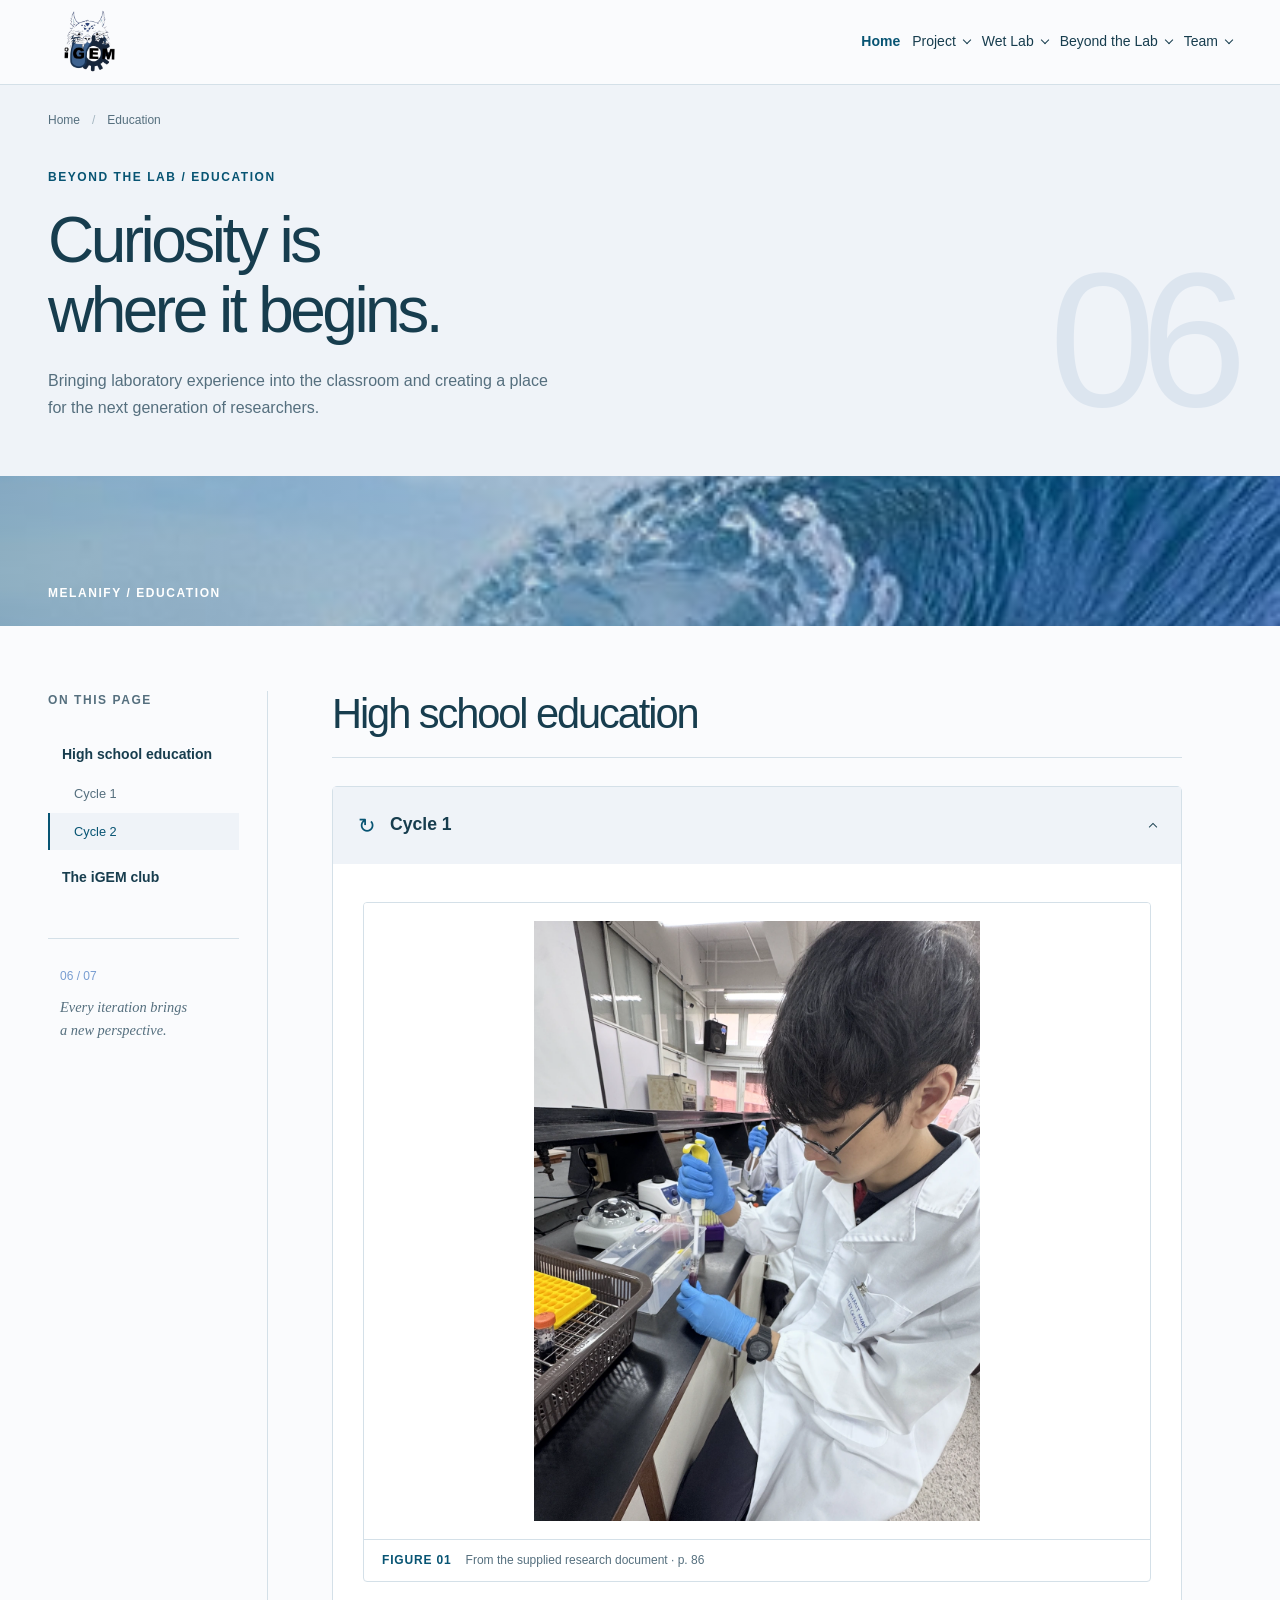
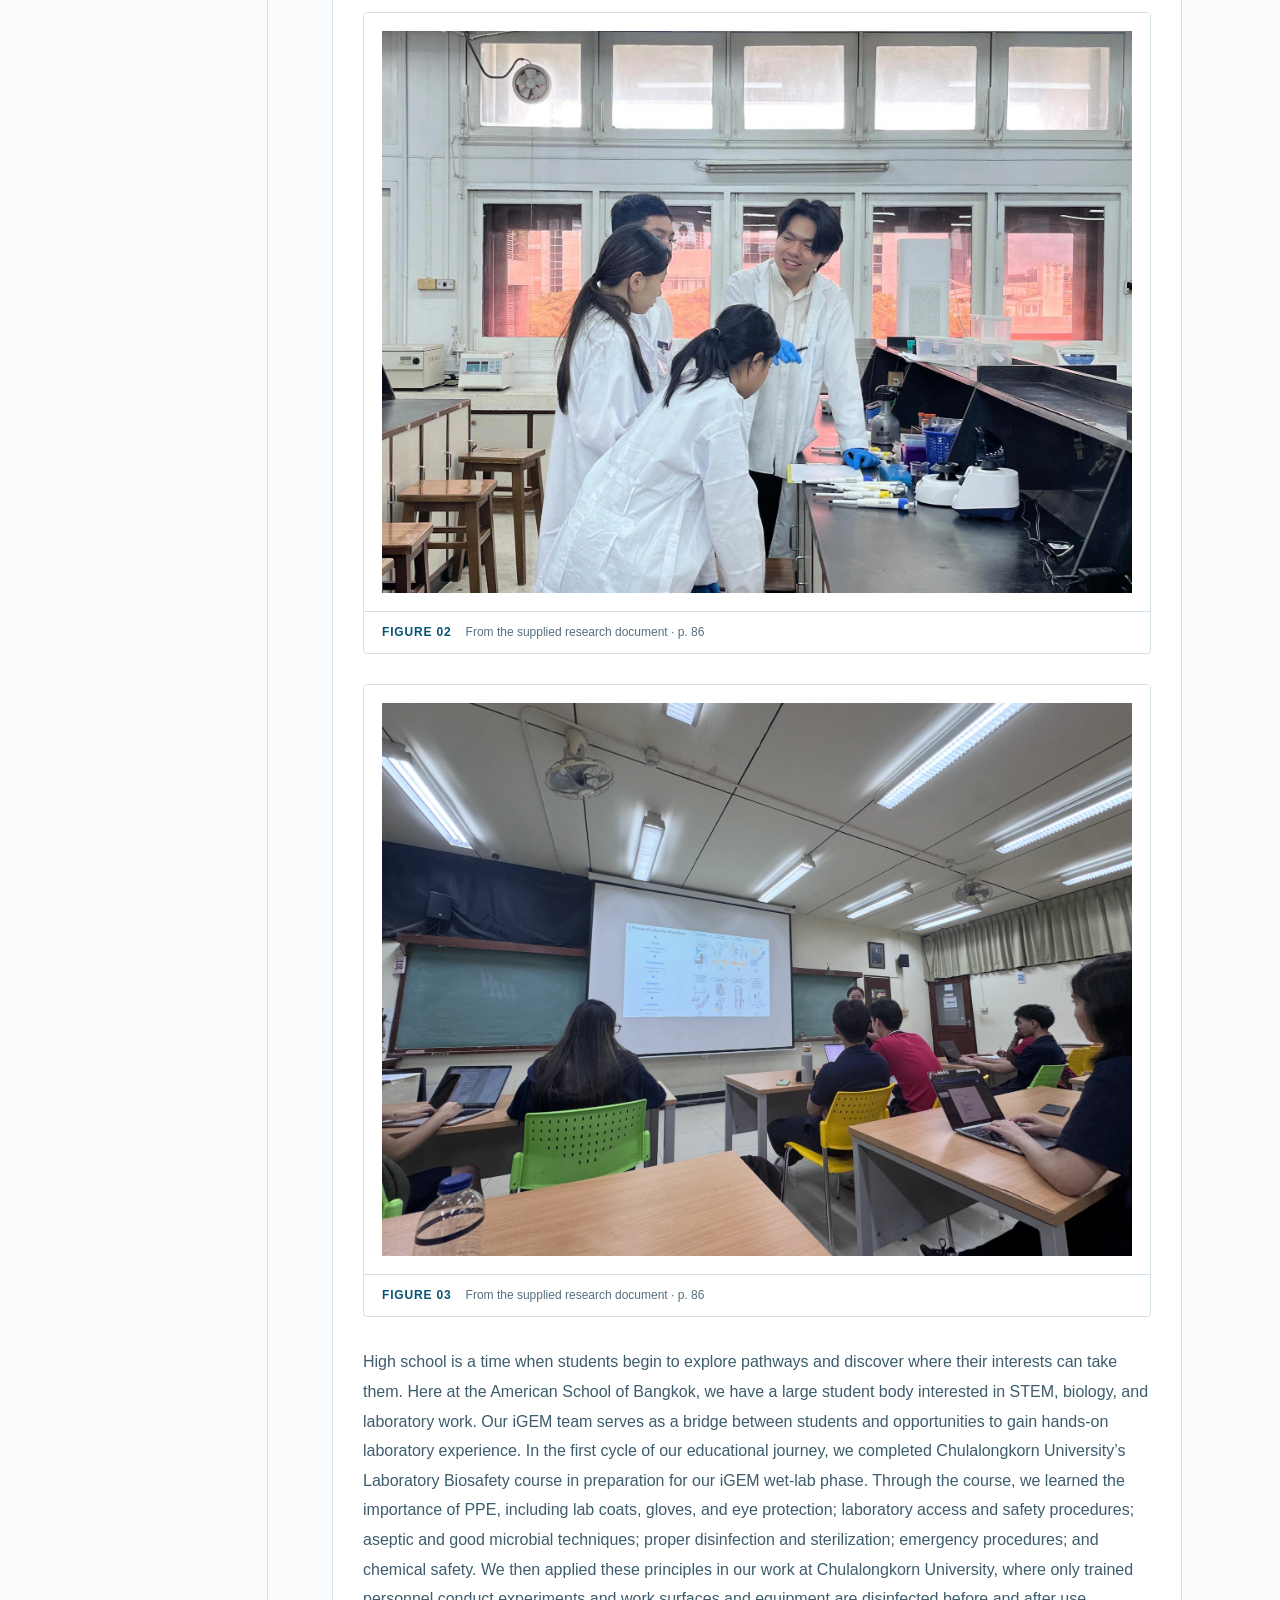
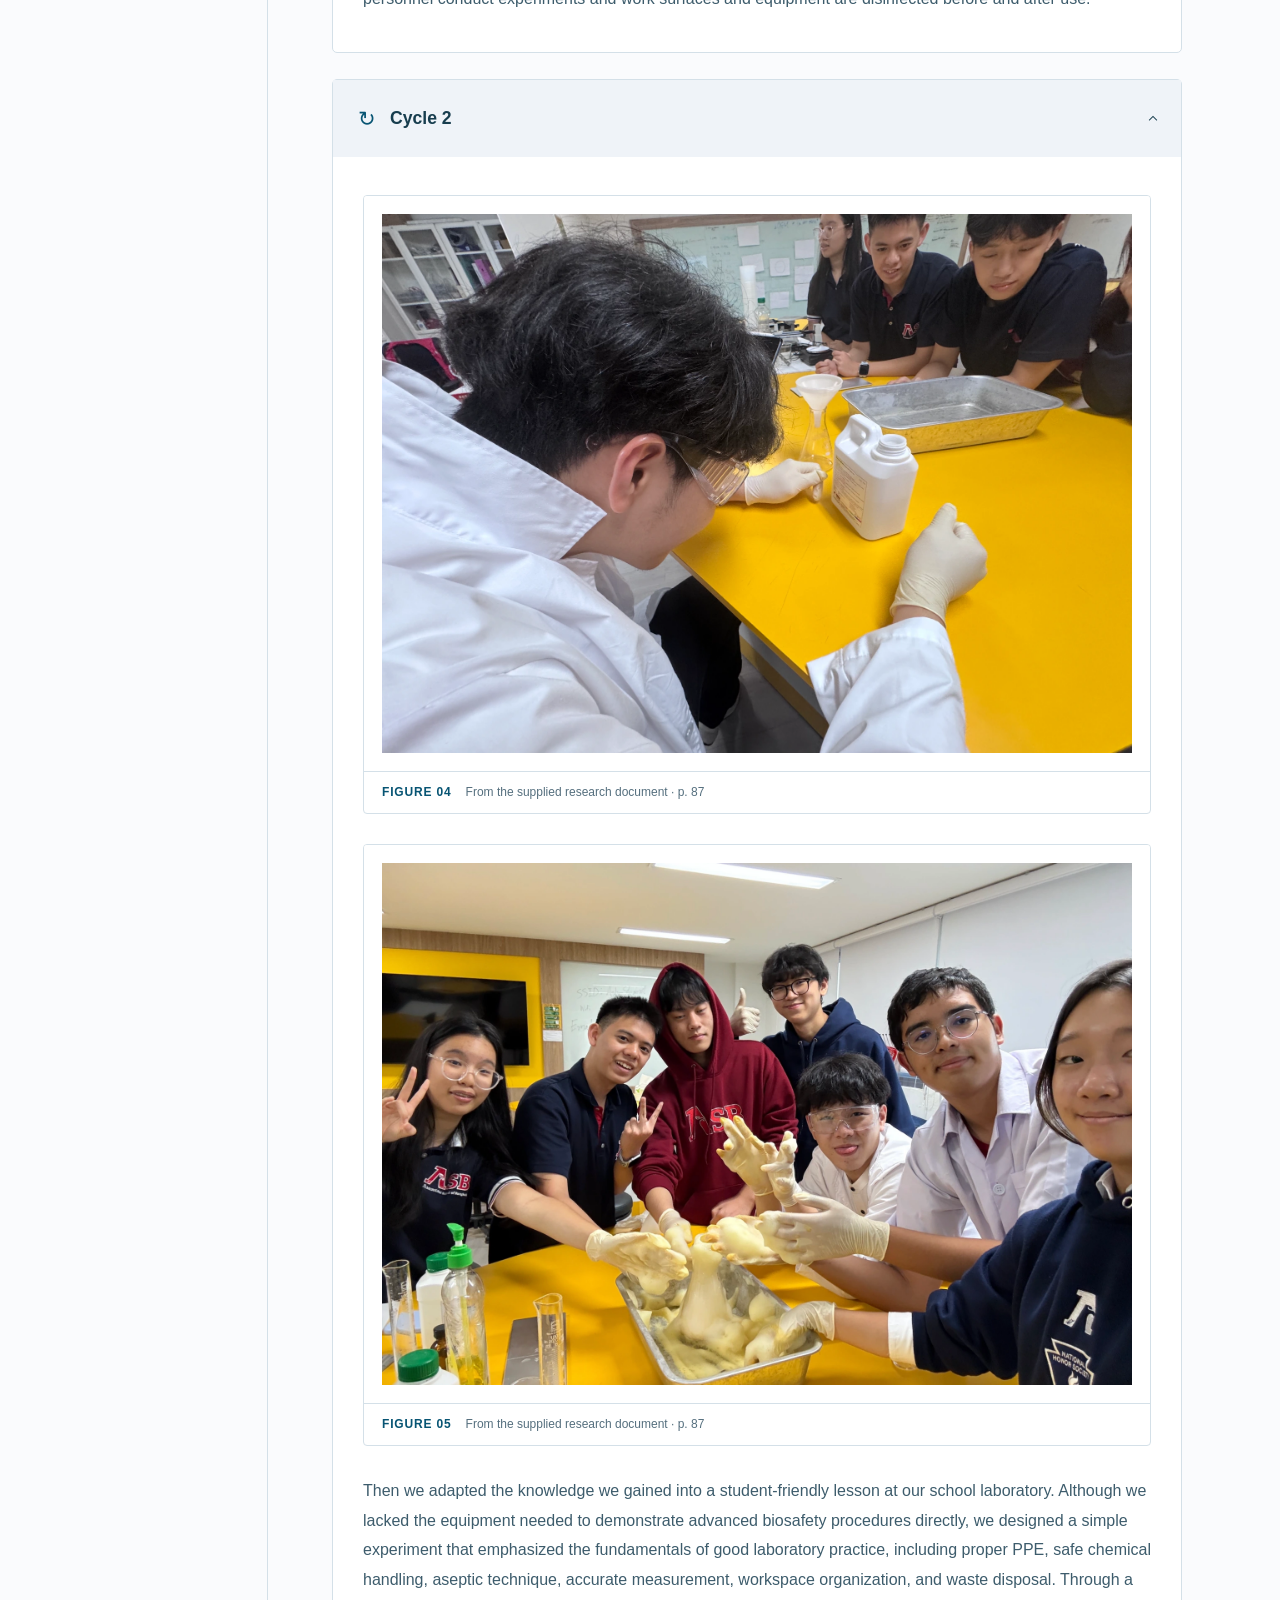
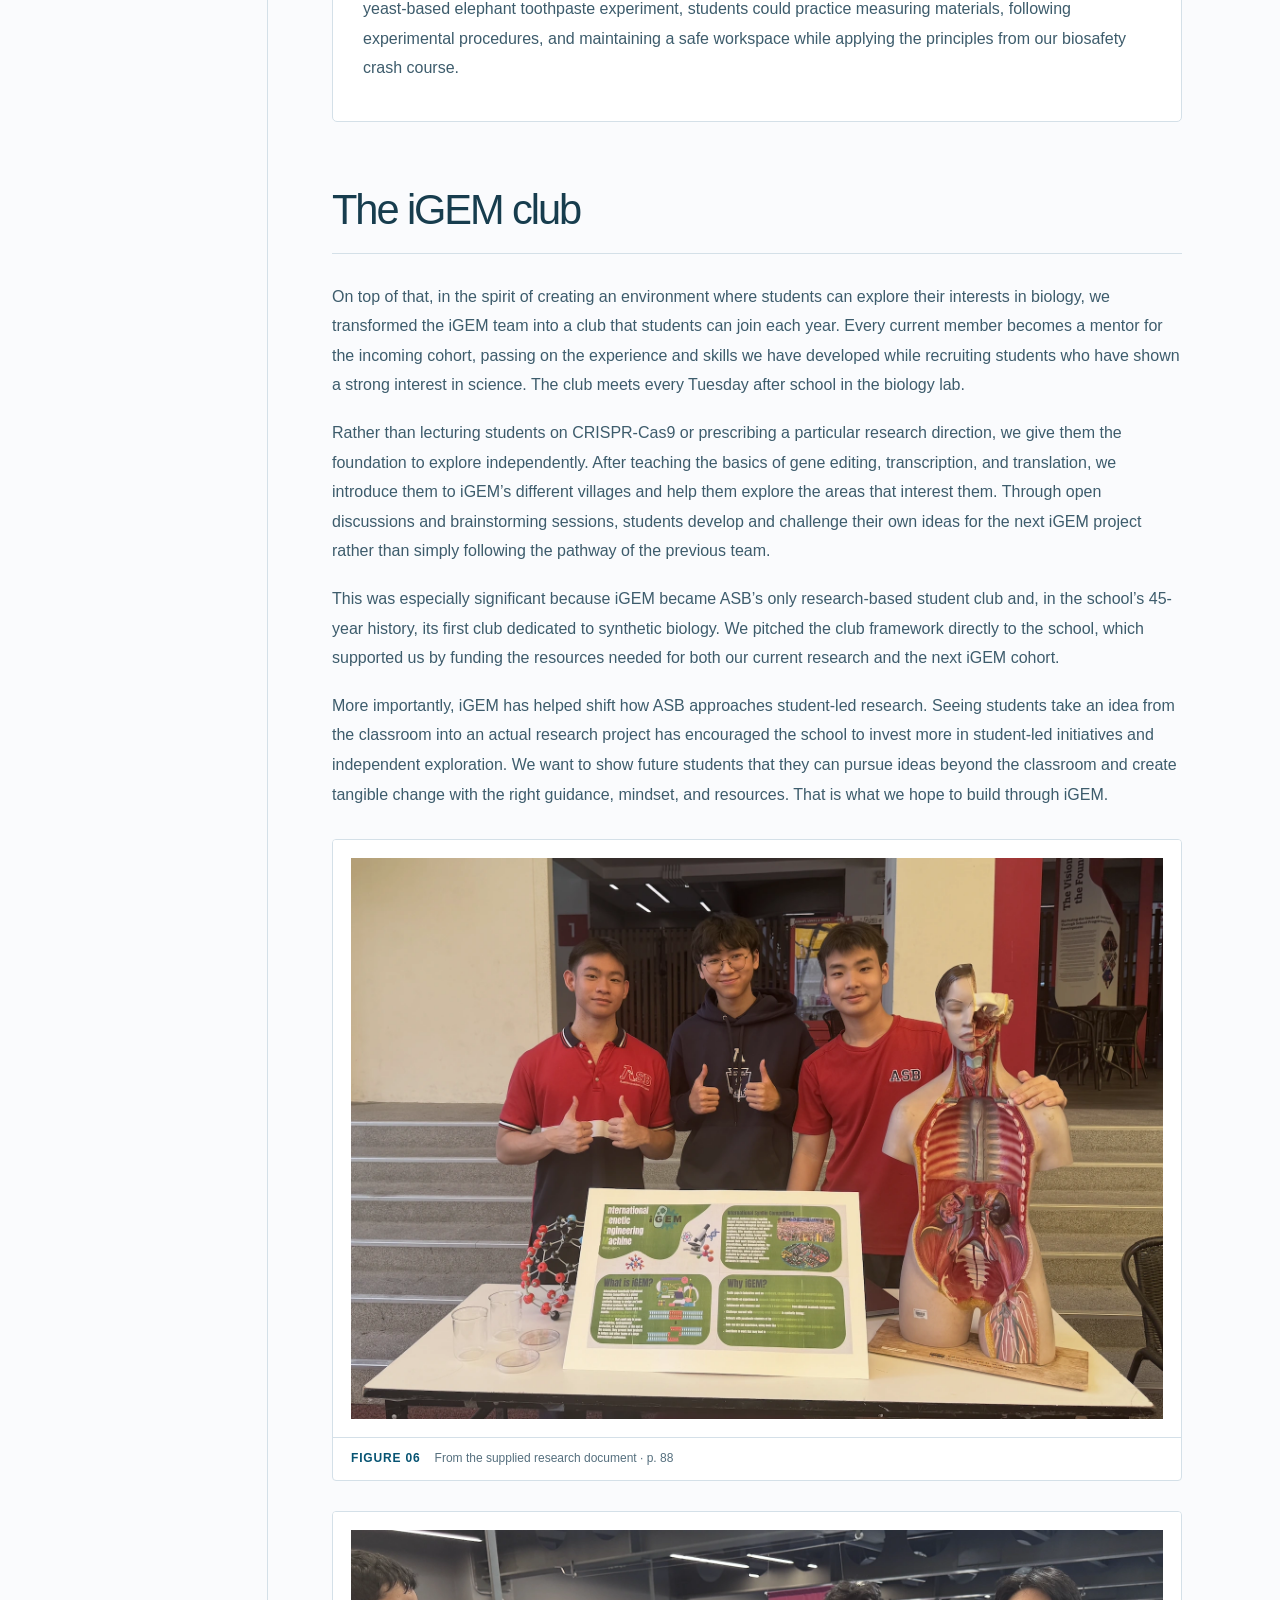
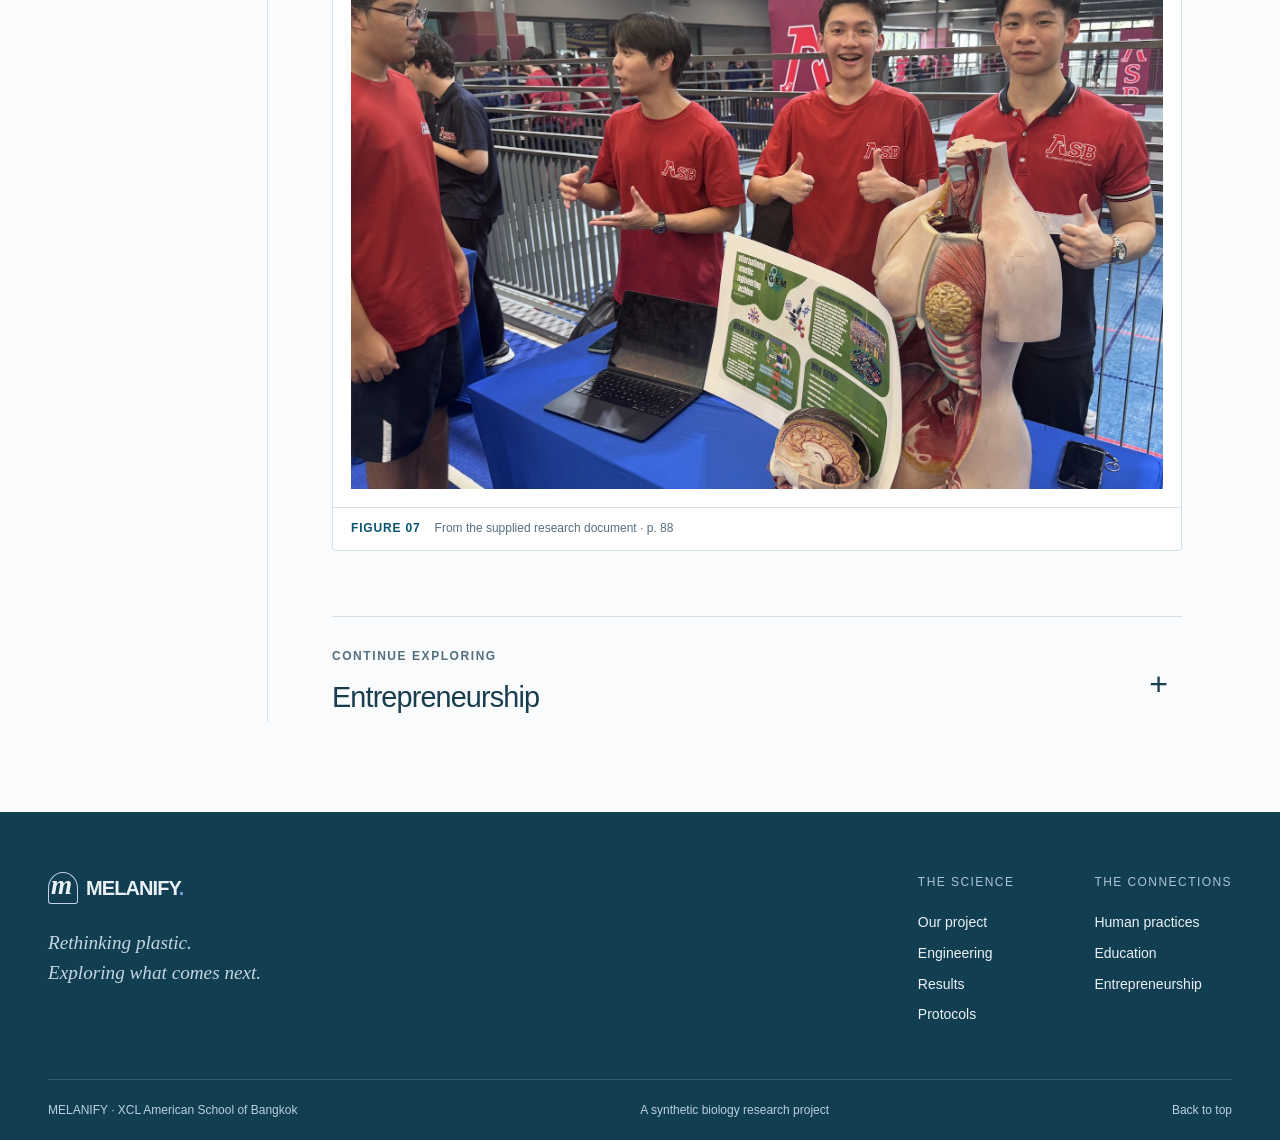
<file: education.html>
<!DOCTYPE html>
<html lang="en">
  <head>
    <meta charset="utf-8">
    <meta name="viewport" content="width=device-width, initial-scale=1">
    <meta name="theme-color" content="#075473">
    <meta name="description" content="MELANIFY explores a biological pathway from PET plastic waste to allomelanin. Discover our engineering, research and community work.">
    <title>Education | MELANIFY</title>
    <link rel="icon" type="image/svg+xml" href="assets/favicon.svg">
    <link rel="stylesheet" href="styles.css">
    <script src="script.js" defer=""></script>


    <style>

   /* GLOBAL BOX SIZING */


*,
*::before,
*::after {
  box-sizing: border-box;
}


   /* NAVIGATION INDICATORS */

.nav-indicator {
  display: inline-flex;
  align-items: center;
  justify-content: center;
  width: 16px;
  height: 16px;
  min-width: 16px;
  flex: 0 0 16px;
  background-color: #f28c28;
  border-radius: 2px;
}


   /* BRAND / LOGO */

.brand {
  display: inline-flex;
  align-items: center;
  gap: 8px;
  min-width: 0;
  max-width: 100%;
}

.brand-logo {
  display: block;
  width: 80px;
  height: 80px;
  max-width: 100%;
  flex: 0 0 auto;
  object-fit: contain;
  margin: 0;
}


   /* MAIN TAB INDICATOR */


.nav-main::before {
  content: "";
  display: block;
  width: 6px;
  height: 6px;
  background-color: #ffffff;
  border-radius: 50%;
}


   /* DROPDOWN INDICATOR */


.nav-dropdown-icon::before {
  content: "";
  display: block;
  width: 6px;
  height: 6px;
  border-right: 1.5px solid #ffffff;
  border-bottom: 1.5px solid #ffffff;
  transform: translateY(-2px) rotate(45deg);
}


   /* NAVIGATION LAYOUT */


#main-nav {
  display: flex;
  align-items: center;
  flex-wrap: wrap;
  gap: 8px 12px;
  max-width: 100%;
}

#main-nav > a.main-tab,
#main-nav .nav-group > summary {
  display: inline-flex;
  align-items: center;
  gap: 8px;
  min-width: 0;
  max-width: 100%;
  line-height: 1.5;
}

/* Main navigation links */

#main-nav > a {
  overflow-wrap: anywhere;
}

   /* SECTION HEADING */


.story-section .section-heading h2 {
  width: 100%;
  max-width: 800px;
  margin: 0 auto 16px;
  font-size: clamp(28px, 3.2vw, 42px);
  line-height: 1.2;
  text-align: center;
  white-space: normal;
  overflow-wrap: break-word;
  text-wrap: balance;
}


   /* TABLET RESPONSIVE */


@media (max-width: 900px) {
  .brand-logo {
    width: 36px;
    height: 36px;
  }

  #main-nav {
    gap: 8px 10px;
  }

  #main-nav > a.main-tab,
  #main-nav .nav-group > summary {
    gap: 6px;
    font-size: 14px;
  }

  .story-section .section-heading h2 {
    font-size: clamp(27px, 4vw, 36px);
  }
}


   /* MOBILE RESPONSIVE */


@media (max-width: 600px) {
  .brand {
    gap: 6px;
  }

  .brand-logo {
    width: 32px;
    height: 32px;
  }

  #main-nav {
    width: 100%;
    gap: 8px;
  }

  #main-nav > a.main-tab,
  #main-nav .nav-group > summary {
    font-size: 13px;
    gap: 6px;
  }

  #main-nav > a::before,
  #main-nav .nav-group > summary::before {
    width: 14px;
    height: 14px;
    min-width: 14px;
    flex-basis: 14px;
  }

  #main-nav .nav-group > summary::before {
    background-size: 11px;
  }

  .story-section .section-heading h2 {
    width: 100%;
    font-size: clamp(26px, 6.5vw, 34px);
    line-height: 1.25;
    text-align: left;
    white-space: normal;
    text-wrap: wrap;
  }
}


   /* SMALL MOBILE */


@media (max-width: 360px) {
  .brand-logo {
    width: 28px;
    height: 28px;
  }

  #main-nav {
    gap: 6px;
  }

  #main-nav > a.main-tab,
  #main-nav .nav-group > summary {
    font-size: 12px;
  }

  .story-section .section-heading h2 {
    font-size: 26px;
  }
}


   /* REDUCED MOTION ACCESSIBILITY */


@media (prefers-reduced-motion: reduce) {
  *,
  *::before,
  *::after {
    scroll-behavior: auto !important;
    animation-duration: 0.01ms !important;
    animation-iteration-count: 1 !important;
    transition-duration: 0.01ms !important;
  }
}
</style>
  </head>
  <body data-page="education">
    <a class="skip-link" href="#main">Skip to content</a>
    

      <header class="site-header">

  <div class="header-inner">

    <!-- Logo Image -->
    <a class="brand" href="index.html" aria-label="MELANIFY home">
        <!-- <span>MELANIFY<span class="brand-period">.</span></span> -->
      <img src="logo-removebg-preview.png" alt="MELANIFY Logo" class="brand-logo">
    </a>

    
    <button class="menu-toggle" aria-expanded="false" aria-controls="main-nav">
      <span></span>
      <span></span>
      <span class="sr-only">Toggle navigation</span>
    </button>

    <nav id="main-nav" aria-label="Main navigation">

      <!-- Home -->
      <a href="index.html" aria-current="page">Home</a>

      <!-- Project -->
      <details class="nav-group">
        <summary>Project<span class="chevron"></span></summary>
        <div class="nav-dropdown">
          <a href="description.html">Description: Problem Breakdown</a>
          <a href="proposed-pathway.html">Proposed Pathway</a>
        </div>
      </details>

      <!-- Wet Lab -->
      <details class="nav-group">
        <summary>Wet Lab<span class="chevron"></span></summary>
        <div class="nav-dropdown">
          <a href="engineering.html">Engineering</a>
          <a href="results.html">Results</a>
          <a href="protocols.html">Protocols &amp; Notebook</a>
          <a href="safety.html">Safety</a>
        </div>
      </details>

      <!-- Beyond the Lab -->
      <details class="nav-group">
        <summary>Beyond the Lab<span class="chevron"></span></summary>
        <div class="nav-dropdown">
          <a href="human-practices.html">Integrated Human Practices</a>
          <a href="education.html">Education</a>
          <a href="entrepreneurship.html">Entrepreneurship</a>
        </div>
      </details>

      <!-- Team -->
      <details class="nav-group">
        <summary>Team<span class="chevron"></span></summary>
        <div class="nav-dropdown">
          <a href="members.html">Members</a>
          <a href="attributions.html">Attributions</a>
        </div>
      </details>

    </nav>

   
  </div>

  <div class="reading-progress" aria-hidden="true"></div>

</header>
    <main id="main">
      <section class="chapter-hero" id="top">
        <div class="wrap">
          <div class="breadcrumb"><a href="index.html">Home</a><span>/</span>Education</div>
          <div class="eyebrow">BEYOND THE LAB / EDUCATION</div>
          <h1>Curiosity is<br>where it begins.</h1>
          <p>Bringing laboratory experience into the classroom and creating a place for the next generation of researchers.</p>
          <span class="chapter-number" aria-hidden="true">06</span>
        </div>
      </section>
      <div class="chapter-banner">
        <img src="assets/ocean-palette.png" alt="" width="906" height="551">
        <span>MELANIFY / EDUCATION</span>
      </div>
      <div class="article-layout wrap">
        <aside class="article-sidebar">
          <div class="toc-sticky">
            <span class="small-label">ON THIS PAGE</span>
            <nav class="toc" aria-label="Chapter contents">
              <a class="toc-primary" href="#high-school-education">High school education</a>
              <a class="toc-secondary" href="#cycle-1">Cycle 1</a>
              <a class="toc-secondary" href="#cycle-2">Cycle 2</a>
              <a class="toc-primary" href="#the-igem-club">The iGEM club</a>
            </nav>
            <div class="sidebar-note">
              <span>06 / 07</span>
              <p>Every iteration brings<br>a new perspective.</p>
            </div>
          </div>
        </aside>
        <article class="article-content" id="chapter-content">
          <h2 id="high-school-education" class="" data-reveal="">High school education</h2>
          <details class="cycle-block" id="cycle-1" open="">
            <summary><span class="cycle-icon" aria-hidden="true">↻</span><span>Cycle 1</span><span class="chevron"></span></summary>
            <div class="cycle-content">
              <figure class="research-figure" data-reveal="">
                <a class="figure-open" data-image="assets/figure-86-6.webp" data-alt="Supplied Education figure, source page 86" aria-label="Enlarge figure from source page 86" href="assets/figure-86-6.webp" target="_blank" rel="noopener"><img src="assets/figure-86-6.webp" alt="Supplied Education figure from source page 86" width="1172" height="1580" loading="lazy"><span class="figure-zoom">View full size</span></a>
                <figcaption><span>FIGURE 01</span>From the supplied research document · p. 86</figcaption>
              </figure>
              <figure class="research-figure" data-reveal="">
                <a class="figure-open" data-image="assets/figure-86-5.webp" data-alt="Supplied Education figure, source page 86" aria-label="Enlarge figure from source page 86" href="assets/figure-86-5.webp" target="_blank" rel="noopener"><img src="assets/figure-86-5.webp" alt="Supplied Education figure from source page 86" width="1800" height="1349" loading="lazy"><span class="figure-zoom">View full size</span></a>
                <figcaption><span>FIGURE 02</span>From the supplied research document · p. 86</figcaption>
              </figure>
              <figure class="research-figure" data-reveal="">
                <a class="figure-open" data-image="assets/figure-86-7.webp" data-alt="Supplied Education figure, source page 86" aria-label="Enlarge figure from source page 86" href="assets/figure-86-7.webp" target="_blank" rel="noopener"><img src="assets/figure-86-7.webp" alt="Supplied Education figure from source page 86" width="1800" height="1327" loading="lazy"><span class="figure-zoom">View full size</span></a>
                <figcaption><span>FIGURE 03</span>From the supplied research document · p. 86</figcaption>
              </figure>
              <p>High school is a time when students begin to explore pathways and discover where their interests can take them. Here at the American School of Bangkok, we have a large student body interested in STEM, biology, and laboratory work. Our iGEM team serves as a bridge between students and opportunities to gain hands-on laboratory experience. In the first cycle of our educational journey, we completed Chulalongkorn University’s Laboratory Biosafety course in preparation for our iGEM wet-lab phase. Through the course, we learned the importance of PPE, including lab coats, gloves, and eye protection; laboratory access and safety procedures; aseptic and good microbial techniques; proper disinfection and sterilization; emergency procedures; and chemical safety. We then applied these principles in our work at Chulalongkorn University, where only trained personnel conduct experiments and work surfaces and equipment are disinfected before and after use.</p>
            </div>
          </details>
          <details class="cycle-block" id="cycle-2" open="">
            <summary><span class="cycle-icon" aria-hidden="true">↻</span><span>Cycle 2</span><span class="chevron"></span></summary>
            <div class="cycle-content">
              <figure class="research-figure" data-reveal="">
                <a class="figure-open" data-image="assets/figure-87-10.webp" data-alt="Supplied Education figure, source page 87" aria-label="Enlarge figure from source page 87" href="assets/figure-87-10.webp" target="_blank" rel="noopener"><img src="assets/figure-87-10.webp" alt="Supplied Education figure from source page 87" width="1800" height="1293" loading="lazy"><span class="figure-zoom">View full size</span></a>
                <figcaption><span>FIGURE 04</span>From the supplied research document · p. 87</figcaption>
              </figure>
              <figure class="research-figure" data-reveal="">
                <a class="figure-open" data-image="assets/figure-87-9.webp" data-alt="Supplied Education figure, source page 87" aria-label="Enlarge figure from source page 87" href="assets/figure-87-9.webp" target="_blank" rel="noopener"><img src="assets/figure-87-9.webp" alt="Supplied Education figure from source page 87" width="1800" height="1252" loading="lazy"><span class="figure-zoom">View full size</span></a>
                <figcaption><span>FIGURE 05</span>From the supplied research document · p. 87</figcaption>
              </figure>
              <p>Then we adapted the knowledge we gained into a student-friendly lesson at our school laboratory. Although we lacked the equipment needed to demonstrate advanced biosafety procedures directly, we designed a simple experiment that emphasized the fundamentals of good laboratory practice, including proper PPE, safe chemical handling, aseptic technique, accurate measurement, workspace organization, and waste disposal. Through a yeast-based elephant toothpaste experiment, students could practice measuring materials, following experimental procedures, and maintaining a safe workspace while applying the principles from our biosafety crash course.</p>
            </div>
          </details>
          <h2 id="the-igem-club" class="" data-reveal="">The iGEM club</h2>
          <p>On top of that, in the spirit of creating an environment where students can explore their interests in biology, we transformed the iGEM team into a club that students can join each year. Every current member becomes a mentor for the incoming cohort, passing on the experience and skills we have developed while recruiting students who have shown a strong interest in science. The club meets every Tuesday after school in the biology lab.</p>
          <p>Rather than lecturing students on CRISPR-Cas9 or prescribing a particular research direction, we give them the foundation to explore independently. After teaching the basics of gene editing, transcription, and translation, we introduce them to iGEM’s different villages and help them explore the areas that interest them. Through open discussions and brainstorming sessions, students develop and challenge their own ideas for the next iGEM project rather than simply following the pathway of the previous team.</p>
          <p>This was especially significant because iGEM became ASB’s only research-based student club and, in the school’s 45-year history, its first club dedicated to synthetic biology. We pitched the club framework directly to the school, which supported us by funding the resources needed for both our current research and the next iGEM cohort.</p>
          <p>More importantly, iGEM has helped shift how ASB approaches student-led research. Seeing students take an idea from the classroom into an actual research project has encouraged the school to invest more in student-led initiatives and independent exploration. We want to show future students that they can pursue ideas beyond the classroom and create tangible change with the right guidance, mindset, and resources. That is what we hope to build through iGEM.</p>
          <figure class="research-figure" data-reveal="">
            <a class="figure-open" data-image="assets/figure-88-5.webp" data-alt="Supplied Education figure, source page 88" aria-label="Enlarge figure from source page 88" href="assets/figure-88-5.webp" target="_blank" rel="noopener"><img src="assets/figure-88-5.webp" alt="Supplied Education figure from source page 88" width="1716" height="1186" loading="lazy"><span class="figure-zoom">View full size</span></a>
            <figcaption><span>FIGURE 06</span>From the supplied research document · p. 88</figcaption>
          </figure>
          <figure class="research-figure" data-reveal="">
            <a class="figure-open" data-image="assets/figure-88-4.webp" data-alt="Supplied Education figure, source page 88" aria-label="Enlarge figure from source page 88" href="assets/figure-88-4.webp" target="_blank" rel="noopener"><img src="assets/figure-88-4.webp" alt="Supplied Education figure from source page 88" width="1800" height="1241" loading="lazy"><span class="figure-zoom">View full size</span></a>
            <figcaption><span>FIGURE 07</span>From the supplied research document · p. 88</figcaption>
          </figure>
          <a class="next-chapter" id="chapter-next" href="entrepreneurship.html" data-reveal=""><span><span class="small-label">CONTINUE EXPLORING</span><strong>Entrepreneurship</strong></span><span class="next-plus" aria-hidden="true">+</span></a>
        </article>
      </div>
    </main>
    <footer class="site-footer">
      <div class="footer-top">
        <div>
          <a class="brand footer-brand" href="index.html"><span class="brand-mark" aria-hidden="true">m</span><span>MELANIFY<span class="brand-period">.</span></span></a>
          <p>Rethinking plastic.<br>Exploring what comes next.</p>
        </div>
        <div class="footer-links">
          <div>
            <span>THE SCIENCE</span>
            <a href="description.html">Our project</a>
            <a href="engineering.html">Engineering</a>
            <a href="results.html">Results</a>
            <a href="protocols.html">Protocols</a>
          </div>
          <div>
            <span>THE CONNECTIONS</span>
            <a href="human-practices.html">Human practices</a>
            <a href="education.html" aria-current="page">Education</a>
            <a href="entrepreneurship.html">Entrepreneurship</a>
          </div>
        </div>
      </div>
      <div class="footer-bottom">
        <span>MELANIFY · XCL American School of Bangkok</span>
        <span>A synthetic biology research project</span>
        <a href="#top">Back to top</a>
      </div>
    </footer>
    <dialog class="figure-dialog" aria-label="Enlarged research figure">
      <button class="dialog-close" aria-label="Close enlarged figure">Close <span aria-hidden="true">×</span></button>
      <img alt="">
      <p>Original figure from the supplied research document</p>
    </dialog>
  </body>
</html>
</file>
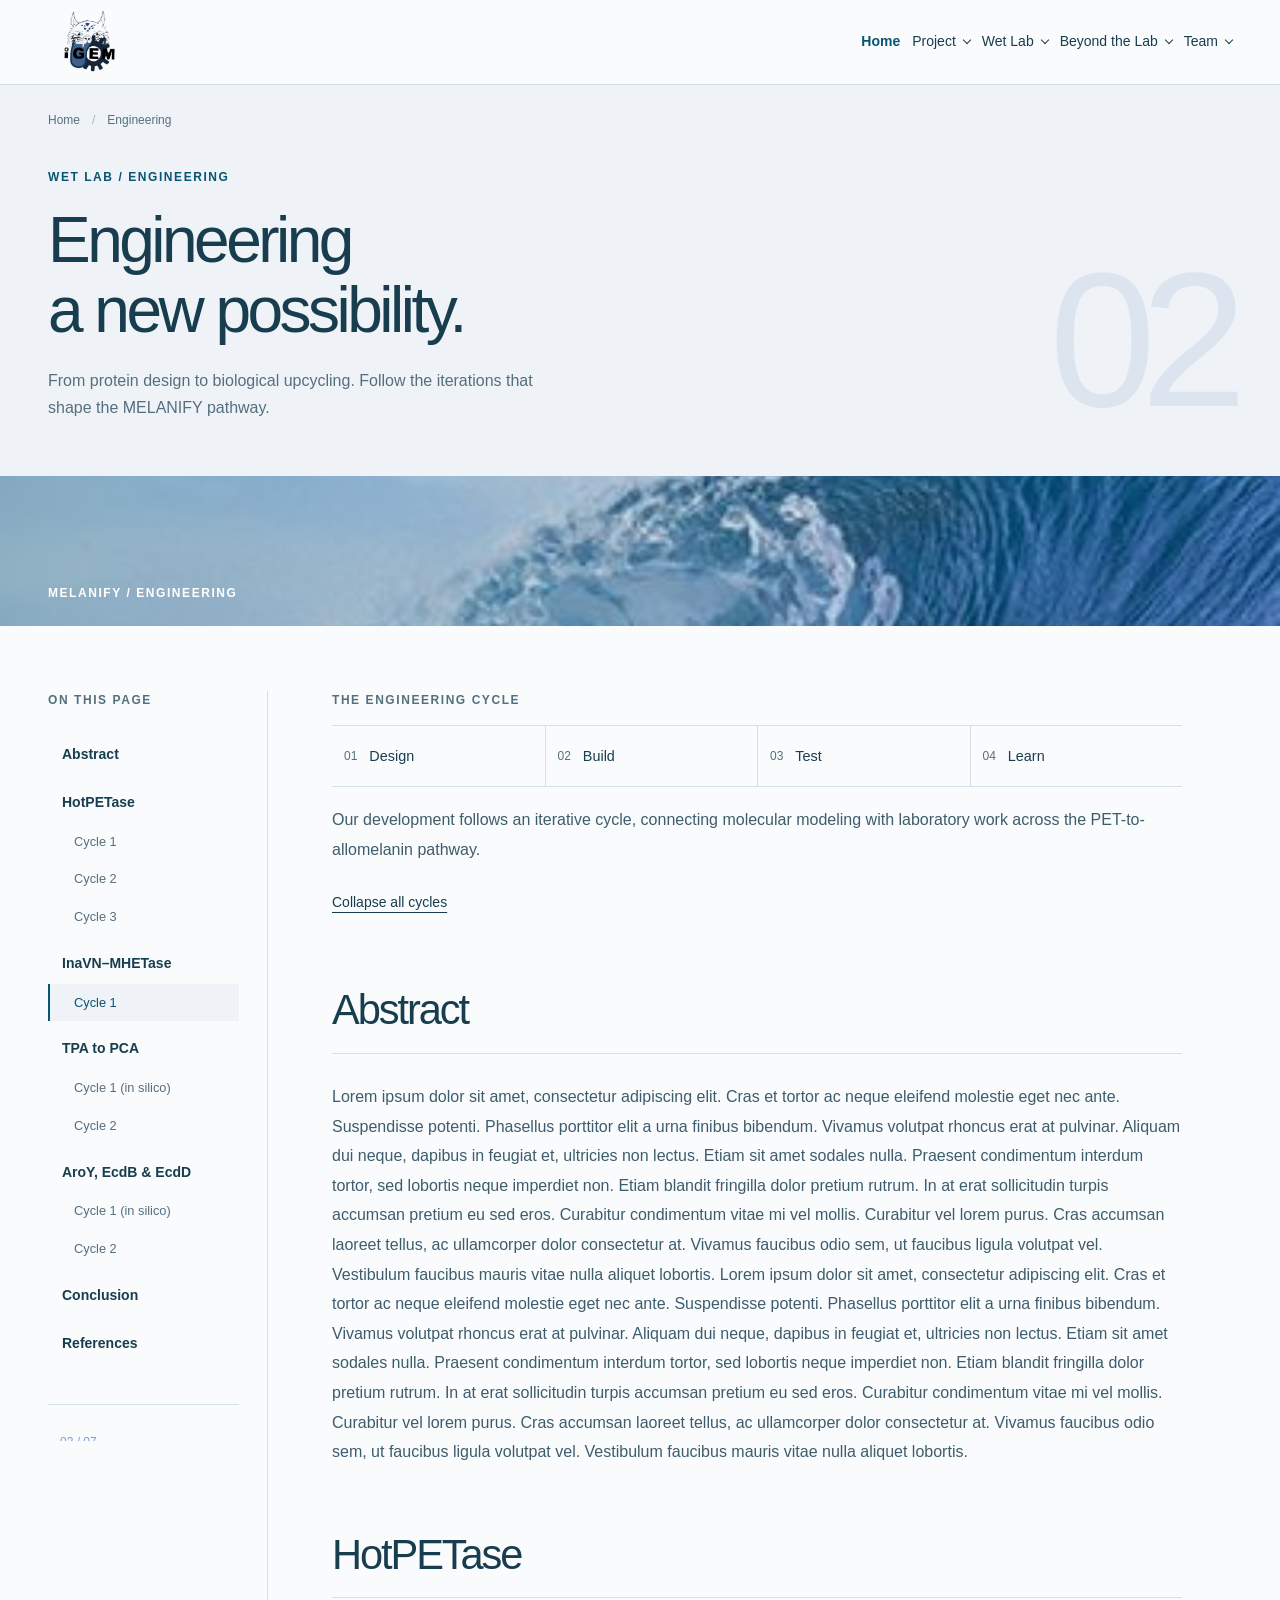
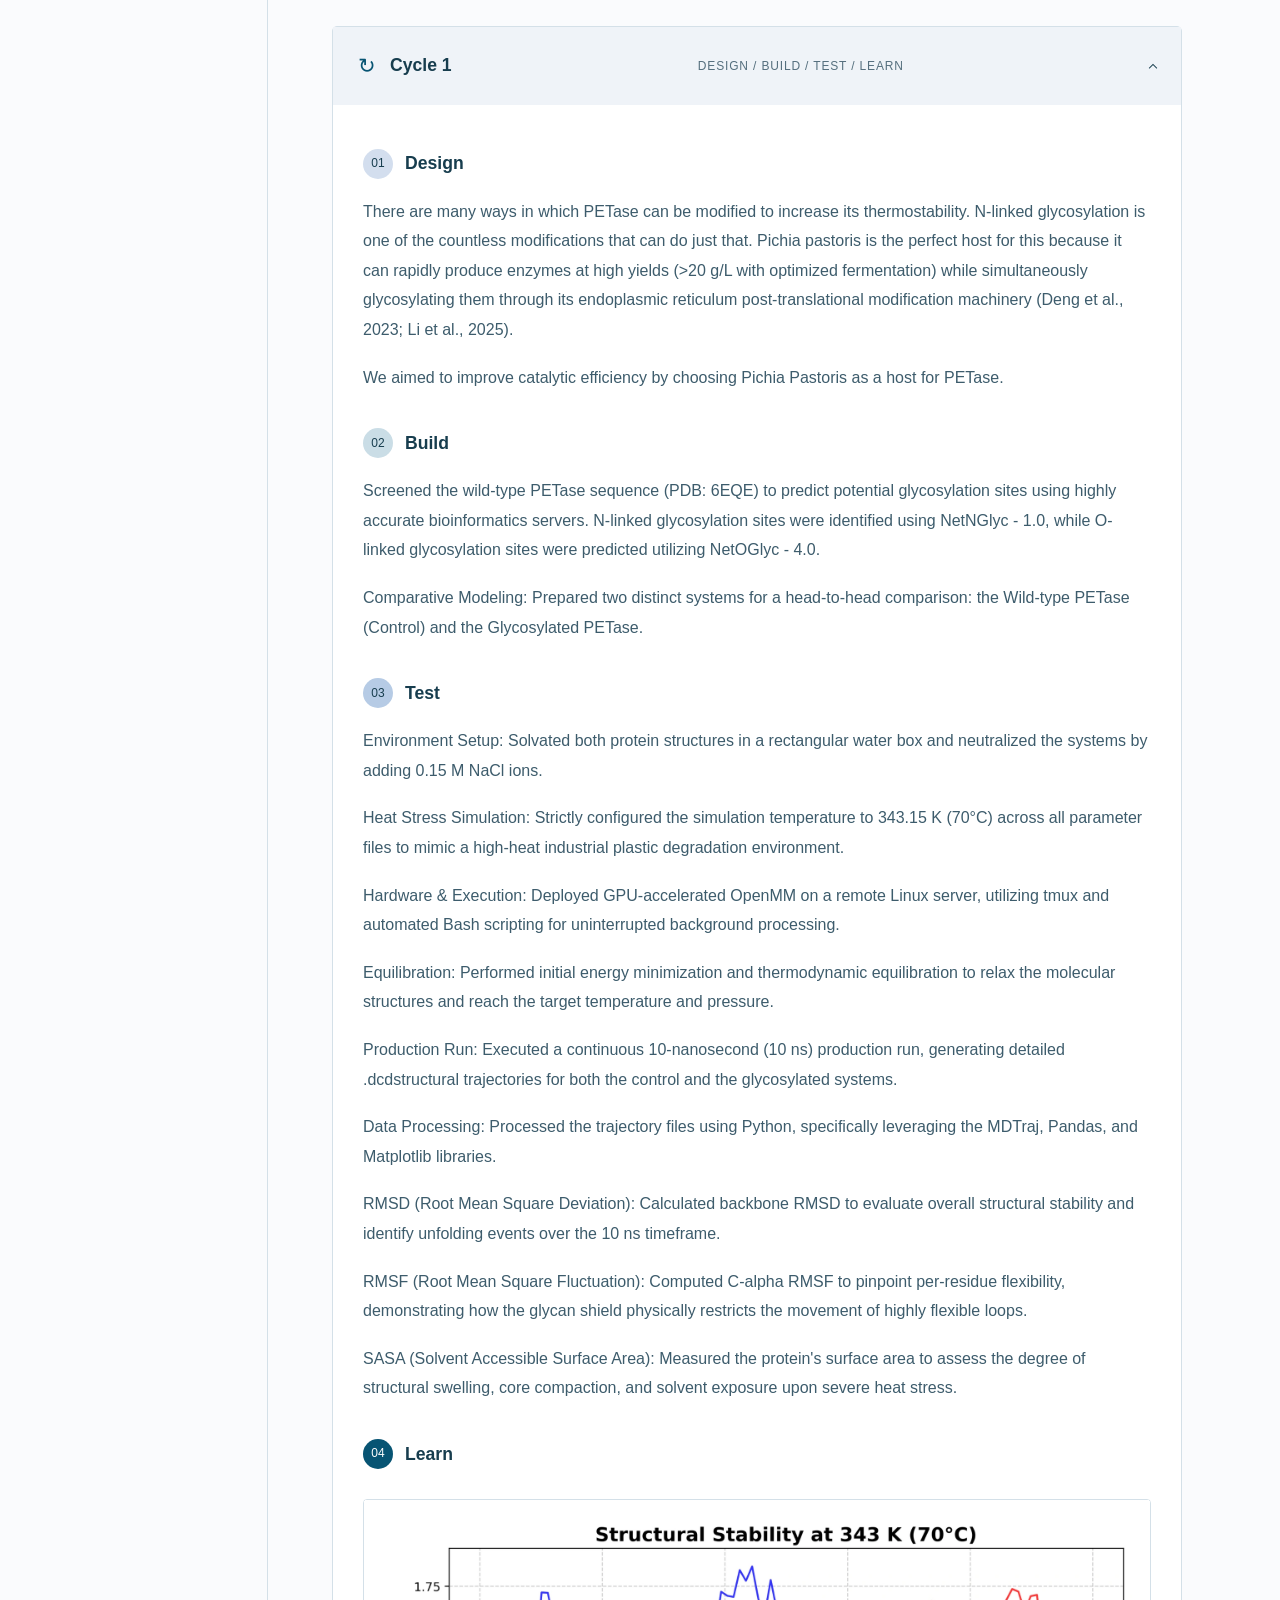
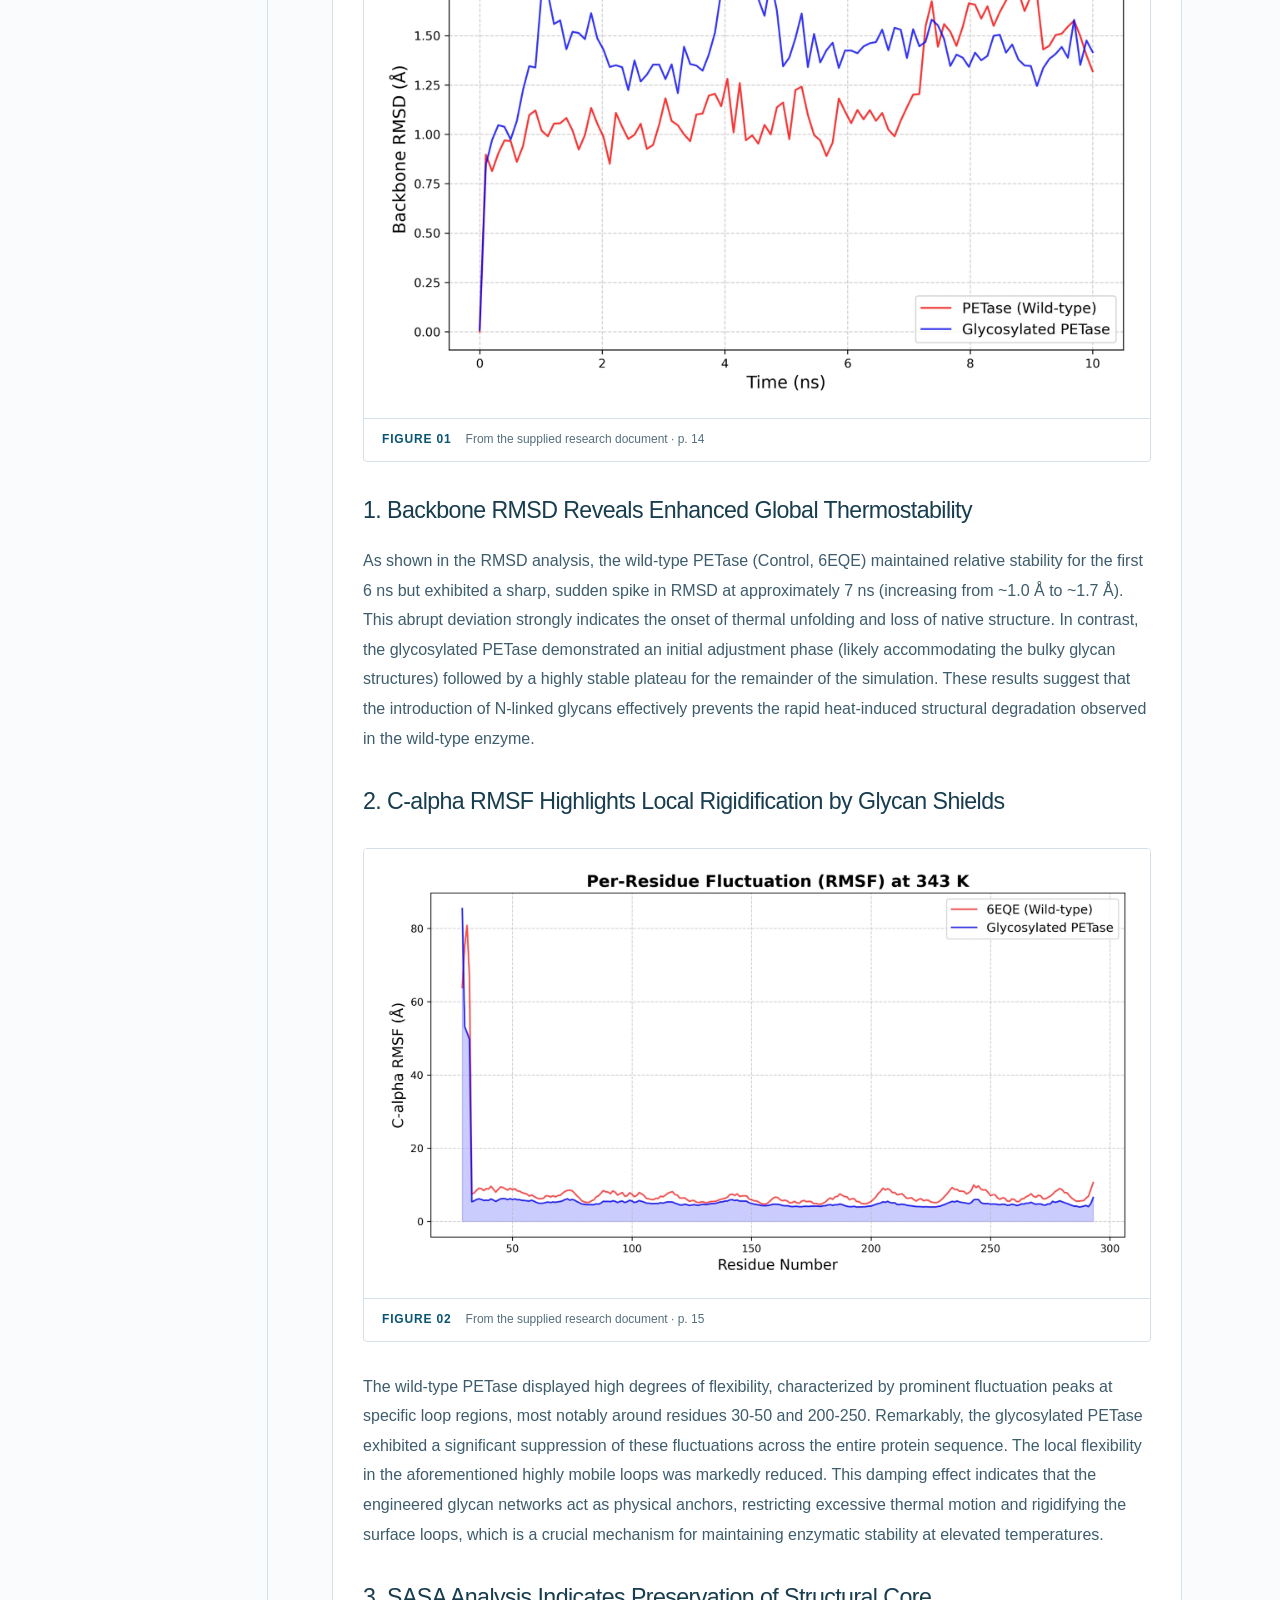
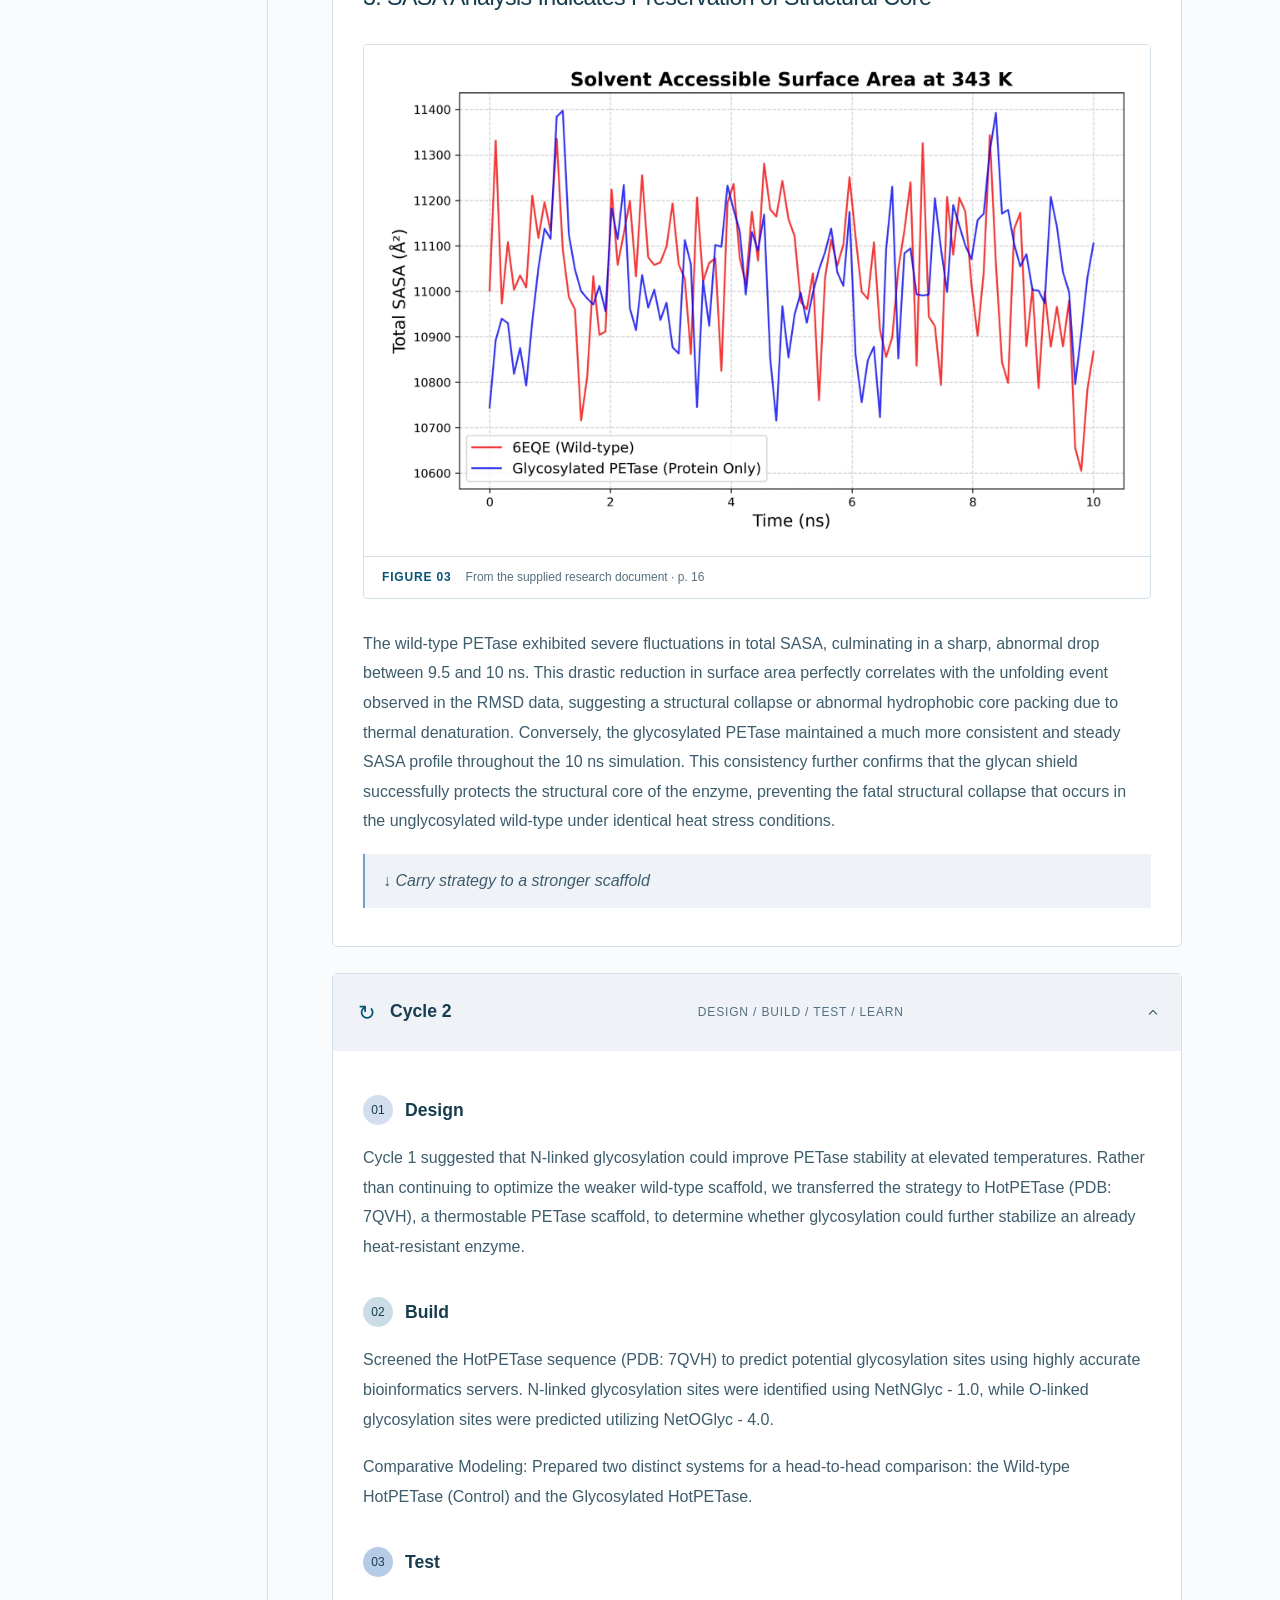
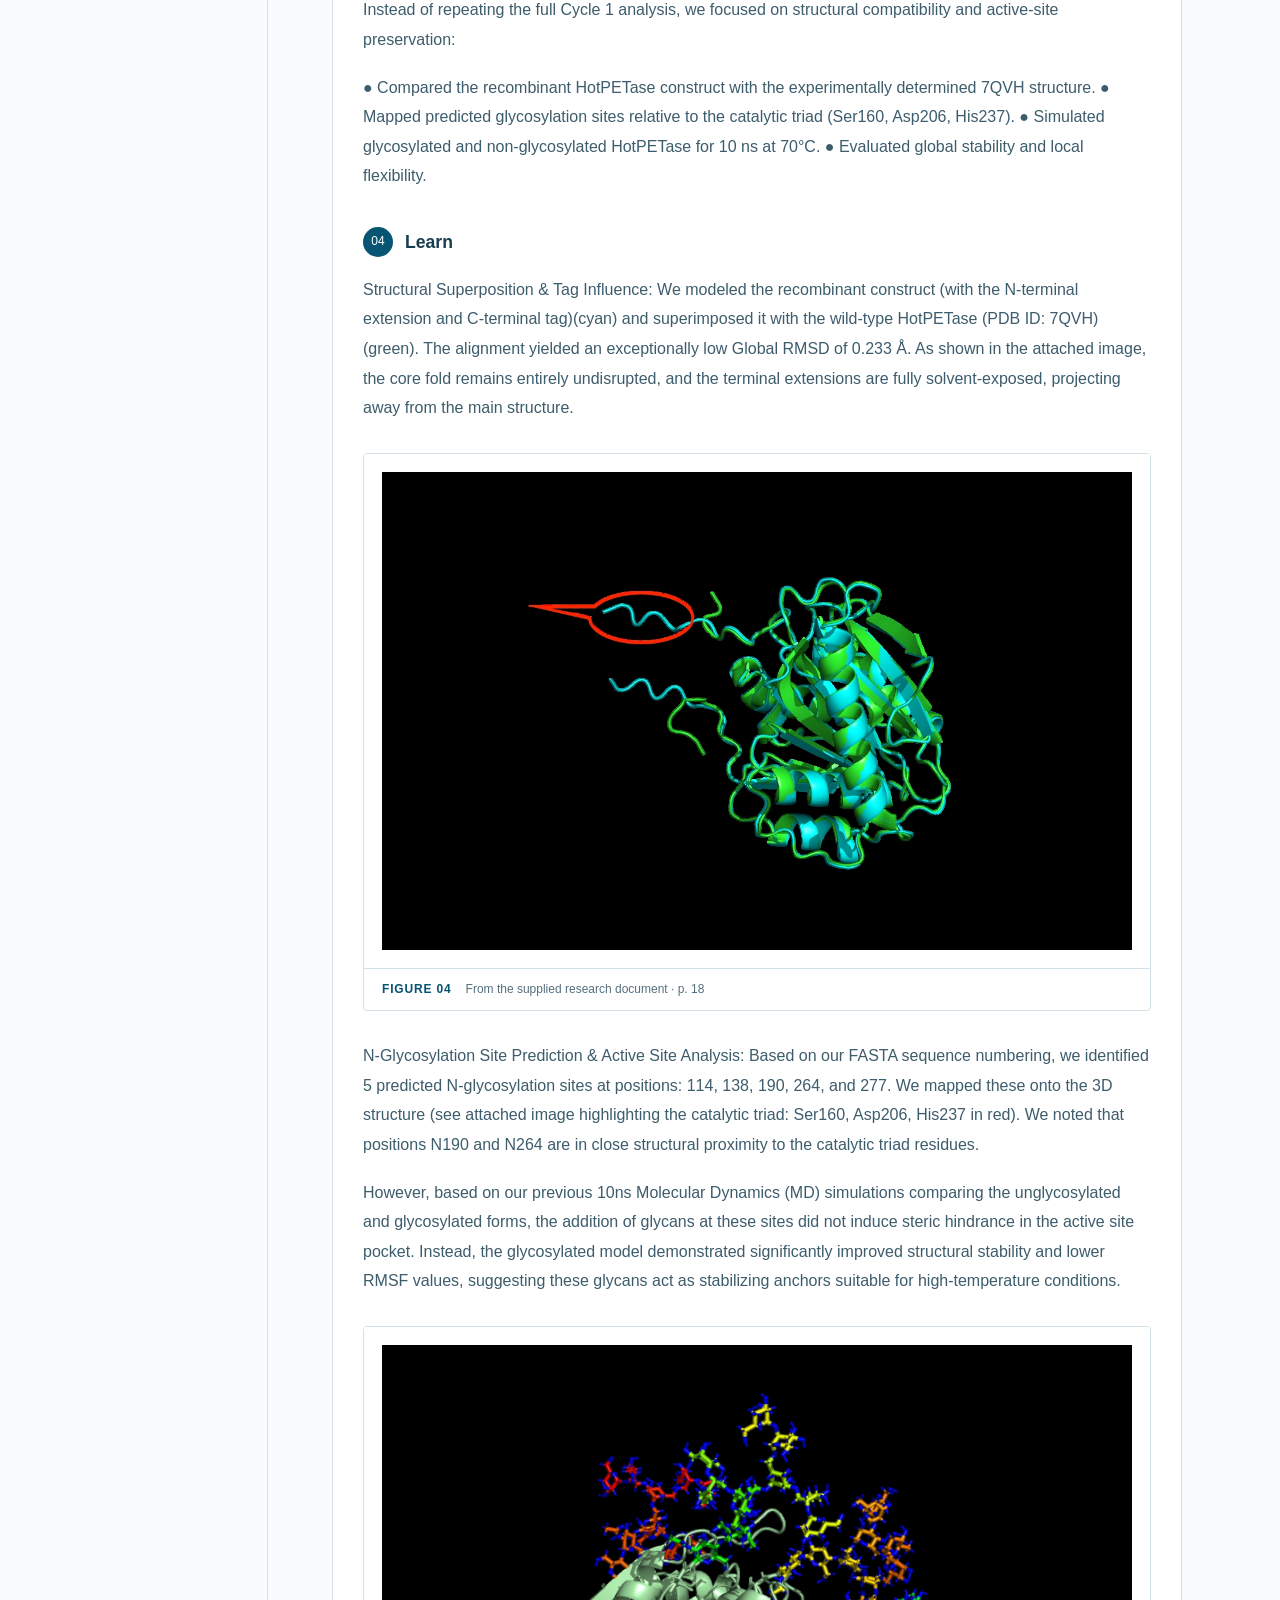
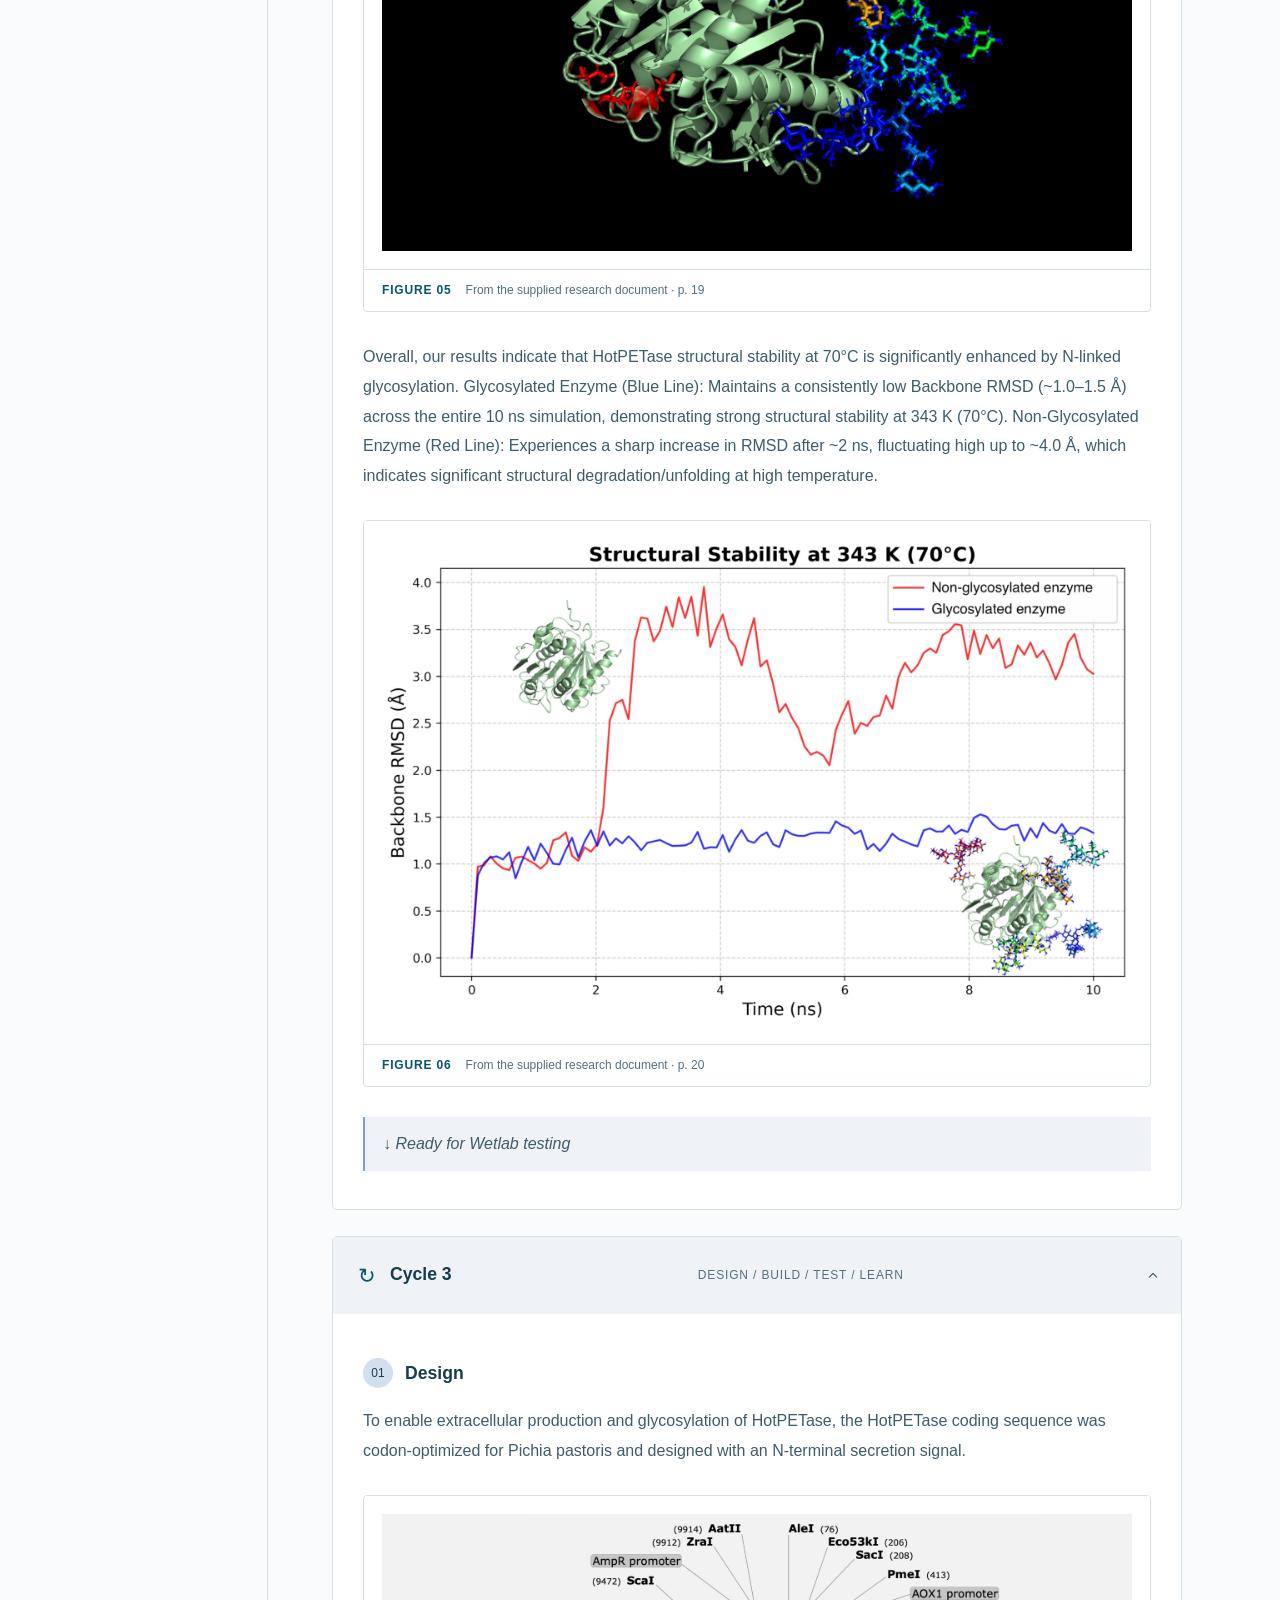
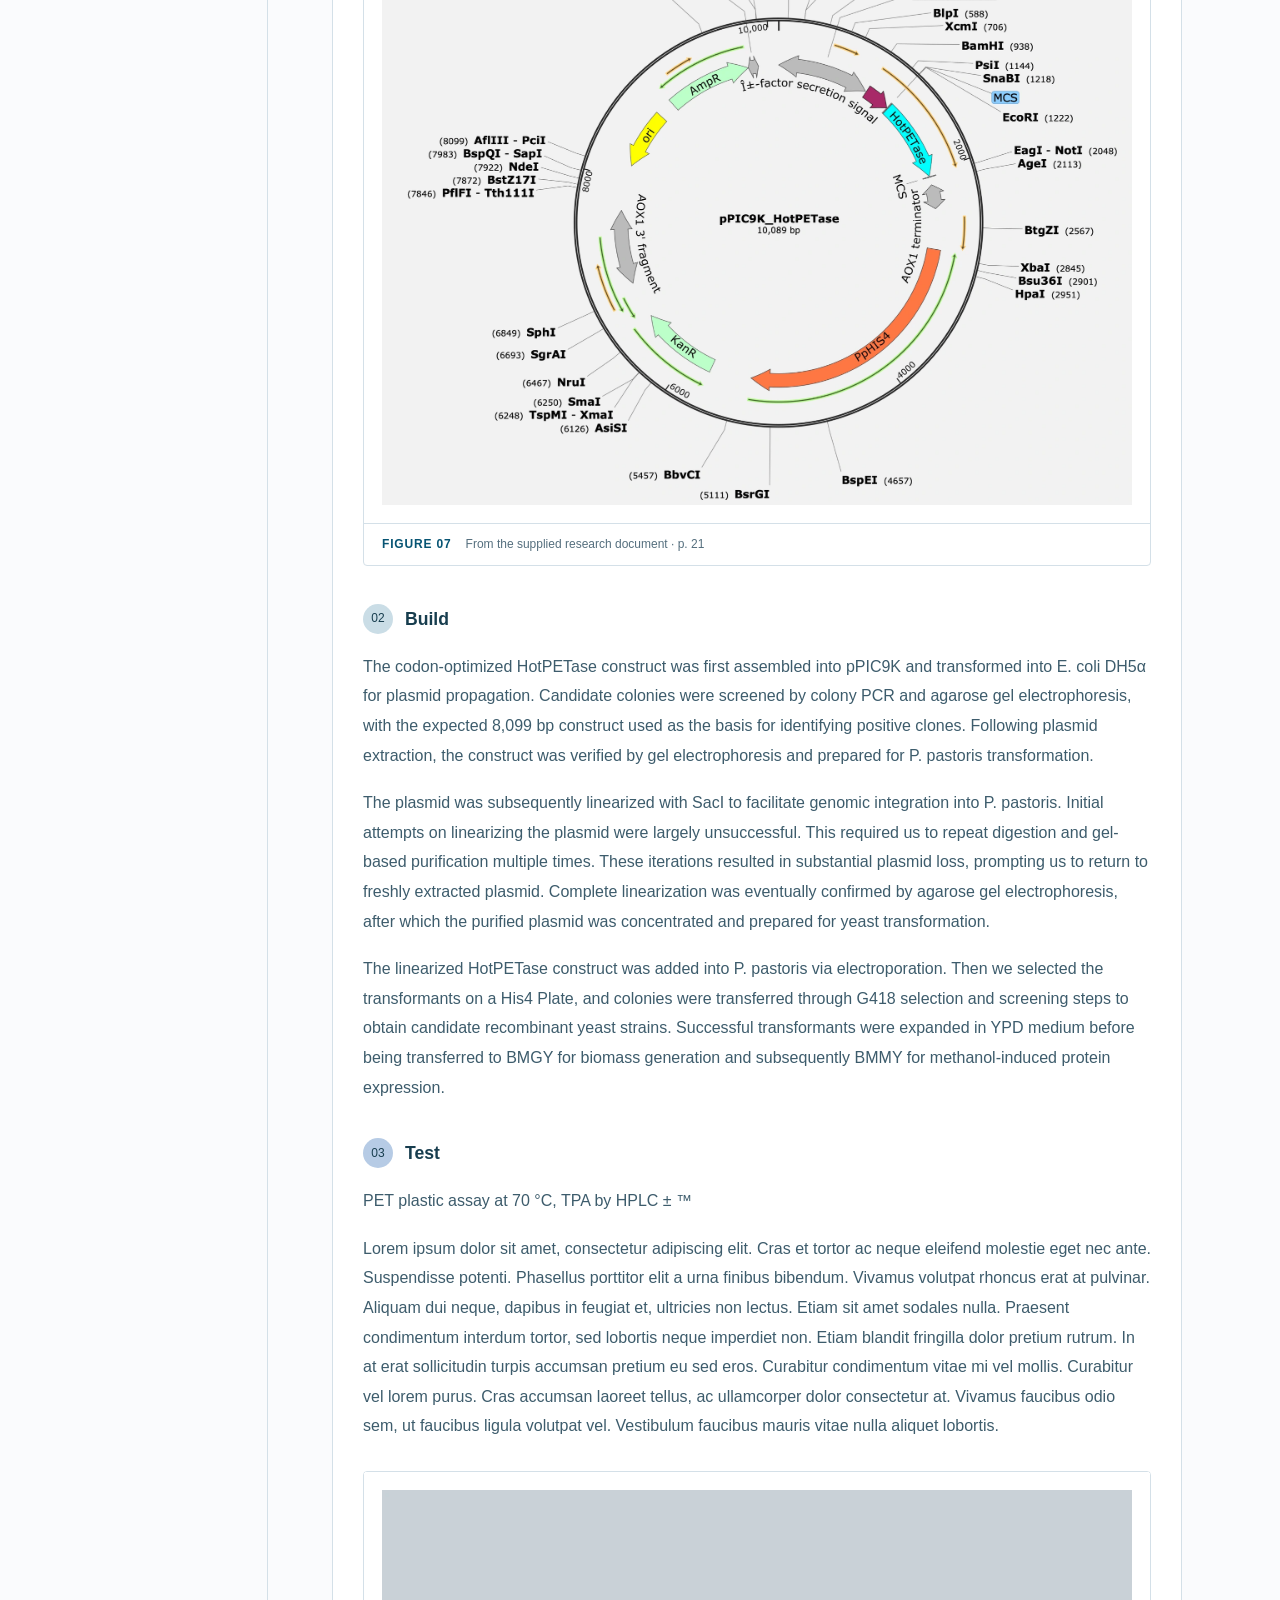
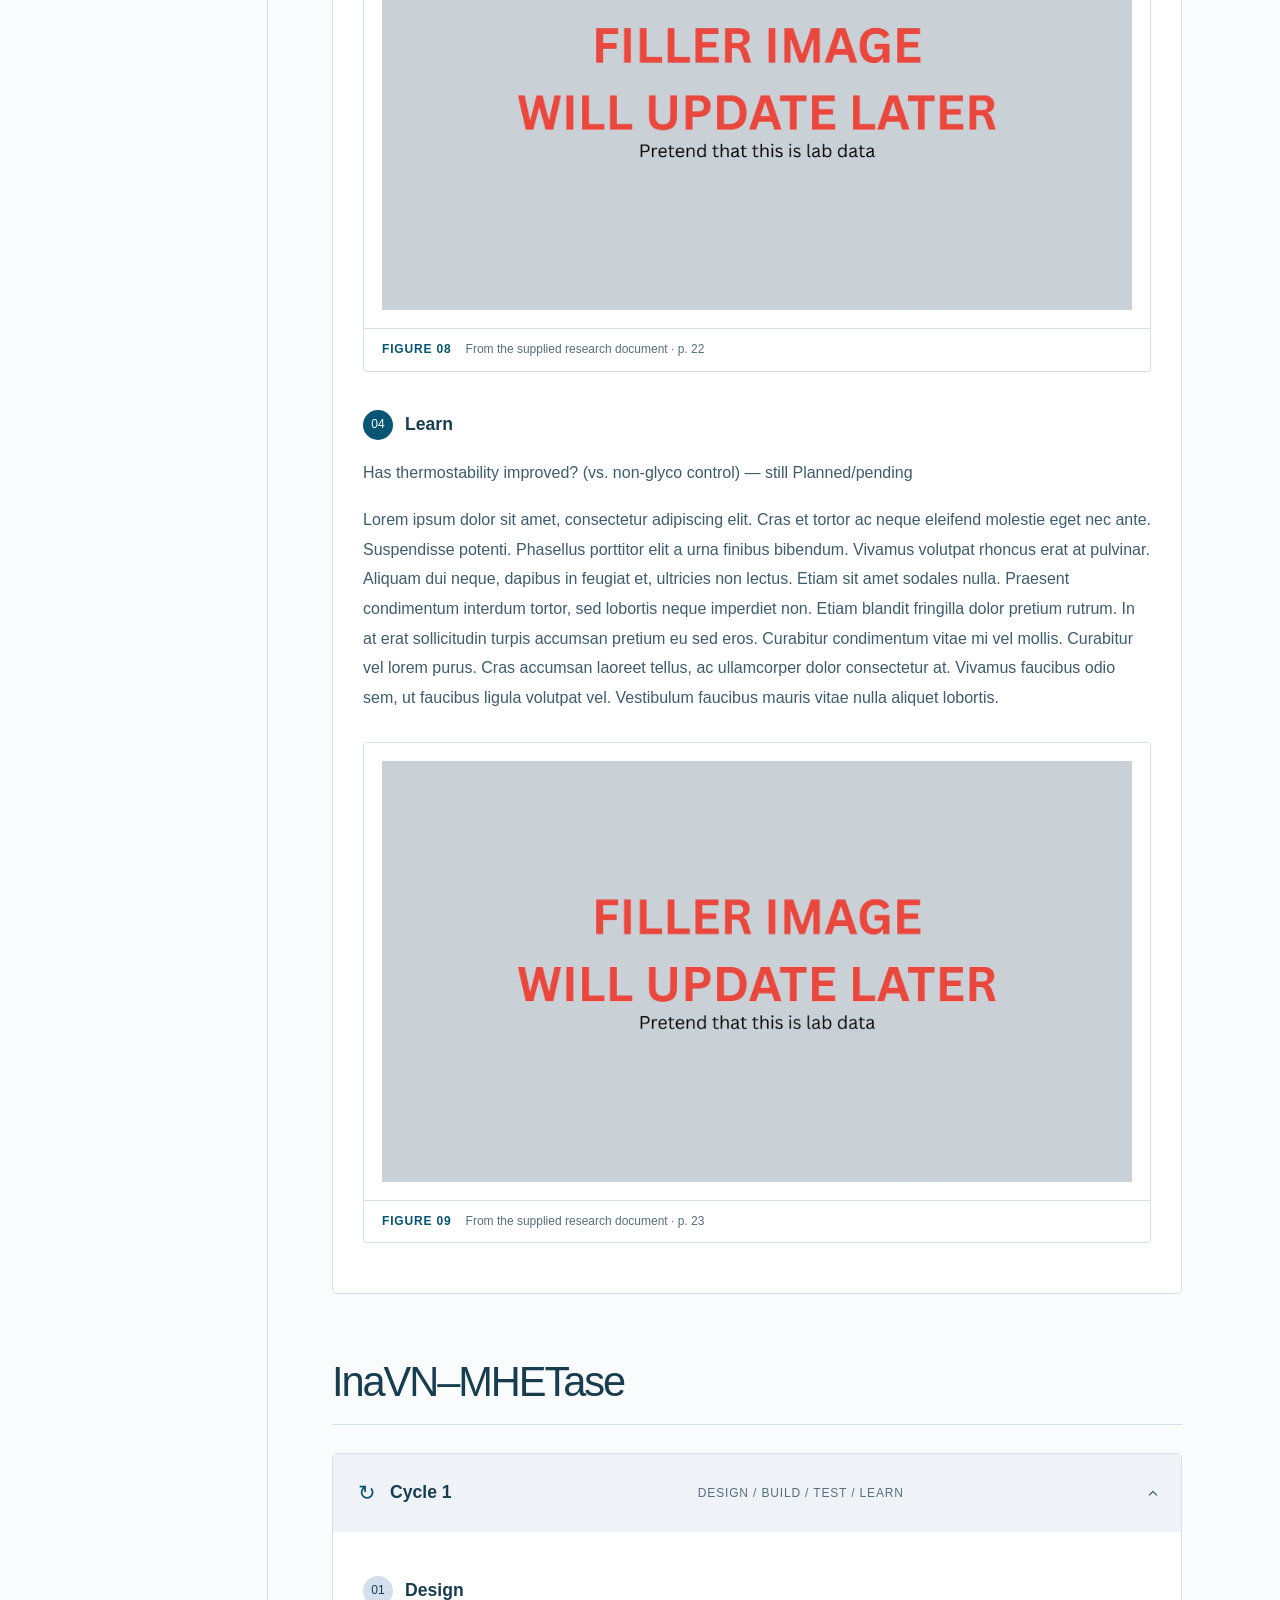
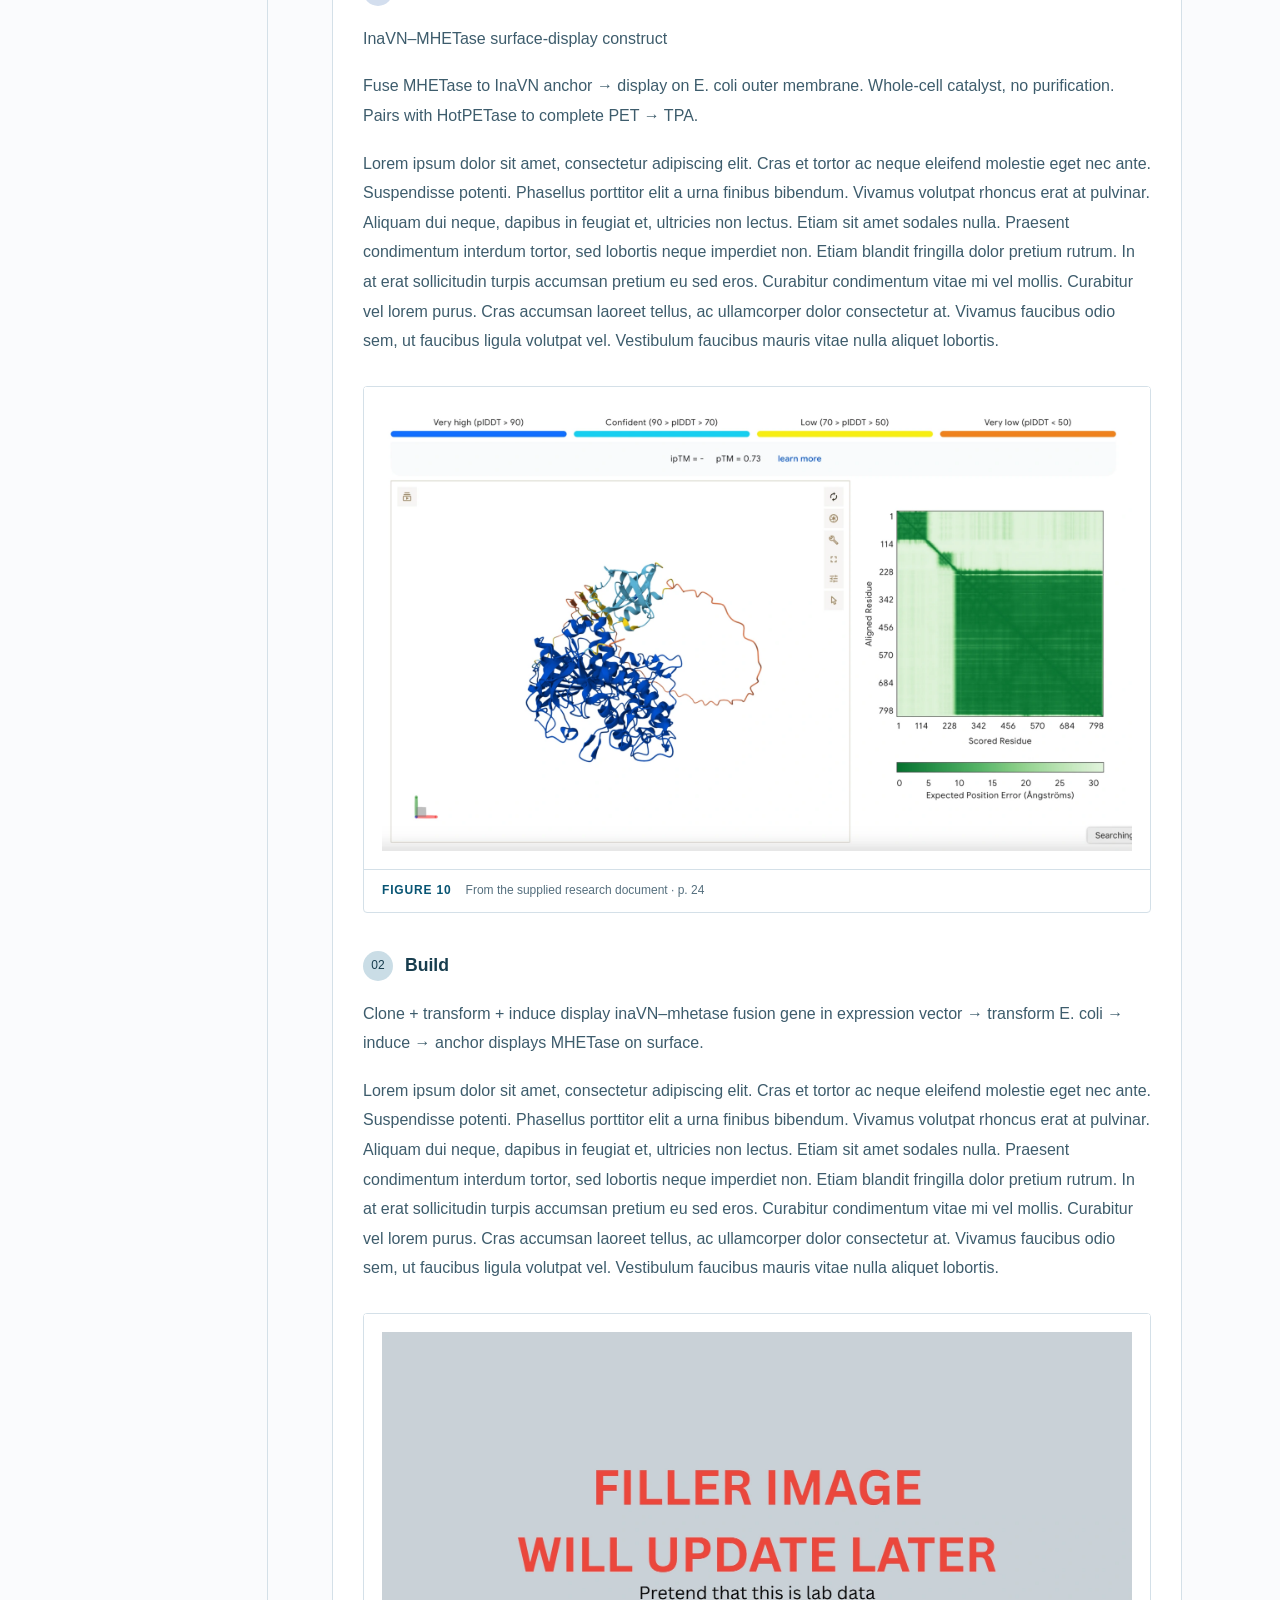
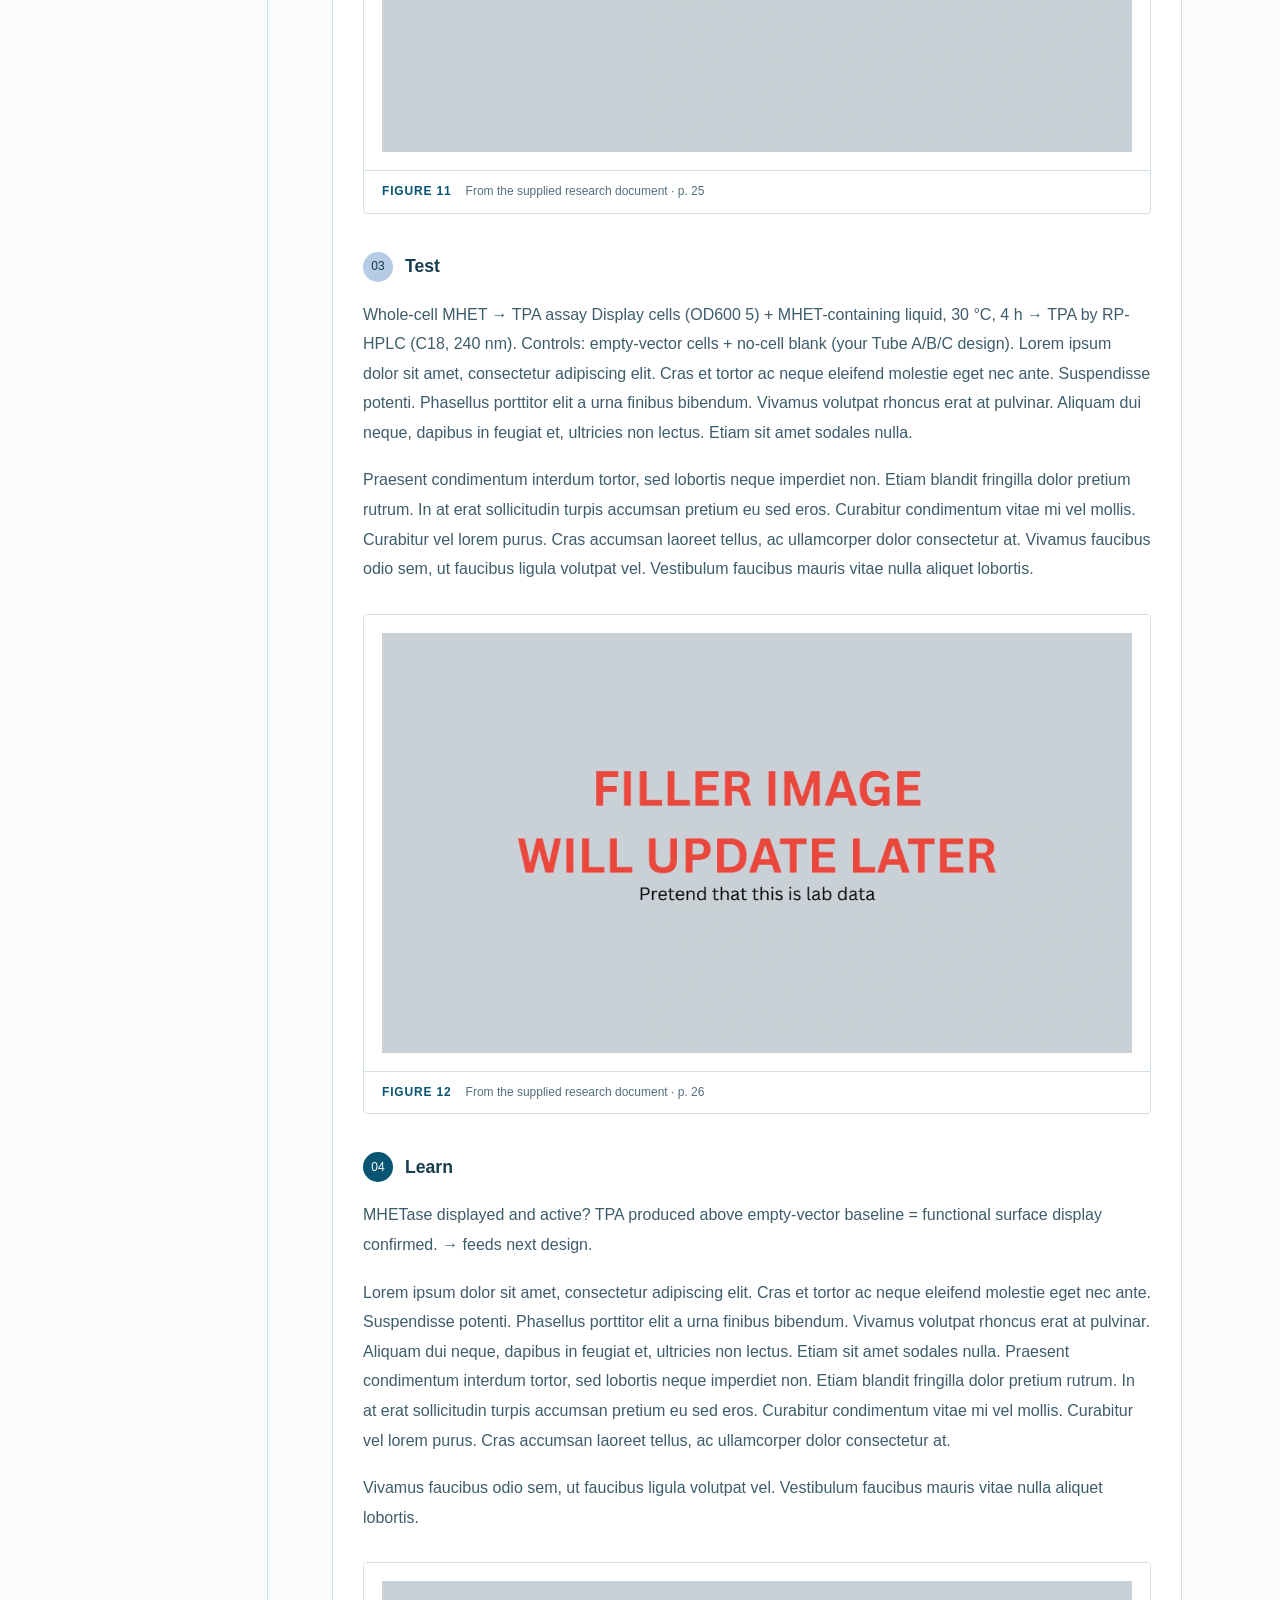
<file: engineering.html>
<!DOCTYPE html>
<html lang="en">
  <head>
    <meta charset="utf-8">
    <meta name="viewport" content="width=device-width, initial-scale=1">
    <meta name="theme-color" content="#075473">
    <meta name="description" content="MELANIFY explores a biological pathway from PET plastic waste to allomelanin. Discover our engineering, research and community work.">
    <title>Engineering success | MELANIFY</title>
    <link rel="icon" type="image/svg+xml" href="assets/favicon.svg">
    <link rel="stylesheet" href="styles.css">

    <style>

   /* GLOBAL BOX SIZING */


*,
*::before,
*::after {
  box-sizing: border-box;
}


   /* NAVIGATION INDICATORS */

.nav-indicator {
  display: inline-flex;
  align-items: center;
  justify-content: center;
  width: 16px;
  height: 16px;
  min-width: 16px;
  flex: 0 0 16px;
  background-color: #f28c28;
  border-radius: 2px;
}


   /* BRAND / LOGO */

.brand {
  display: inline-flex;
  align-items: center;
  gap: 8px;
  min-width: 0;
  max-width: 100%;
}

.brand-logo {
  display: block;
  width: 80px;
  height: 80px;
  max-width: 100%;
  flex: 0 0 auto;
  object-fit: contain;
  margin: 0;
}


   /* MAIN TAB INDICATOR */


.nav-main::before {
  content: "";
  display: block;
  width: 6px;
  height: 6px;
  background-color: #ffffff;
  border-radius: 50%;
}


   /* DROPDOWN INDICATOR */


.nav-dropdown-icon::before {
  content: "";
  display: block;
  width: 6px;
  height: 6px;
  border-right: 1.5px solid #ffffff;
  border-bottom: 1.5px solid #ffffff;
  transform: translateY(-2px) rotate(45deg);
}


   /* NAVIGATION LAYOUT */


#main-nav {
  display: flex;
  align-items: center;
  flex-wrap: wrap;
  gap: 8px 12px;
  max-width: 100%;
}

#main-nav > a.main-tab,
#main-nav .nav-group > summary {
  display: inline-flex;
  align-items: center;
  gap: 8px;
  min-width: 0;
  max-width: 100%;
  line-height: 1.5;
}

/* Main navigation links */

#main-nav > a {
  overflow-wrap: anywhere;
}

   /* SECTION HEADING */


.story-section .section-heading h2 {
  width: 100%;
  max-width: 800px;
  margin: 0 auto 16px;
  font-size: clamp(28px, 3.2vw, 42px);
  line-height: 1.2;
  text-align: center;
  white-space: normal;
  overflow-wrap: break-word;
  text-wrap: balance;
}


   /* TABLET RESPONSIVE */


@media (max-width: 900px) {
  .brand-logo {
    width: 36px;
    height: 36px;
  }

  #main-nav {
    gap: 8px 10px;
  }

  #main-nav > a.main-tab,
  #main-nav .nav-group > summary {
    gap: 6px;
    font-size: 14px;
  }

  .story-section .section-heading h2 {
    font-size: clamp(27px, 4vw, 36px);
  }
}


   /* MOBILE RESPONSIVE */


@media (max-width: 600px) {
  .brand {
    gap: 6px;
  }

  .brand-logo {
    width: 32px;
    height: 32px;
  }

  #main-nav {
    width: 100%;
    gap: 8px;
  }

  #main-nav > a.main-tab,
  #main-nav .nav-group > summary {
    font-size: 13px;
    gap: 6px;
  }

  #main-nav > a::before,
  #main-nav .nav-group > summary::before {
    width: 14px;
    height: 14px;
    min-width: 14px;
    flex-basis: 14px;
  }

  #main-nav .nav-group > summary::before {
    background-size: 11px;
  }

  .story-section .section-heading h2 {
    width: 100%;
    font-size: clamp(26px, 6.5vw, 34px);
    line-height: 1.25;
    text-align: left;
    white-space: normal;
    text-wrap: wrap;
  }
}


   /* SMALL MOBILE */


@media (max-width: 360px) {
  .brand-logo {
    width: 28px;
    height: 28px;
  }

  #main-nav {
    gap: 6px;
  }

  #main-nav > a.main-tab,
  #main-nav .nav-group > summary {
    font-size: 12px;
  }

  .story-section .section-heading h2 {
    font-size: 26px;
  }
}


   /* REDUCED MOTION ACCESSIBILITY */


@media (prefers-reduced-motion: reduce) {
  *,
  *::before,
  *::after {
    scroll-behavior: auto !important;
    animation-duration: 0.01ms !important;
    animation-iteration-count: 1 !important;
    transition-duration: 0.01ms !important;
  }
}
</style>
    <script src="script.js" defer=""></script>
  </head>
  <body data-page="engineering">
    <a class="skip-link" href="#main">Skip to content</a>
   

      <header class="site-header">

  <div class="header-inner">

    <!-- Logo Image -->
    <a class="brand" href="index.html" aria-label="MELANIFY home">
        <!-- <span>MELANIFY<span class="brand-period">.</span></span> -->
      <img src="logo-removebg-preview.png" alt="MELANIFY Logo" class="brand-logo">
    </a>

    
    <button class="menu-toggle" aria-expanded="false" aria-controls="main-nav">
      <span></span>
      <span></span>
      <span class="sr-only">Toggle navigation</span>
    </button>

    <nav id="main-nav" aria-label="Main navigation">

      <!-- Home -->
      <a href="index.html" aria-current="page">Home</a>

      <!-- Project -->
      <details class="nav-group">
        <summary>Project<span class="chevron"></span></summary>
        <div class="nav-dropdown">
          <a href="description.html">Description: Problem Breakdown</a>
          <a href="proposed-pathway.html">Proposed Pathway</a>
        </div>
      </details>

      <!-- Wet Lab -->
      <details class="nav-group">
        <summary>Wet Lab<span class="chevron"></span></summary>
        <div class="nav-dropdown">
          <a href="engineering.html">Engineering</a>
          <a href="results.html">Results</a>
          <a href="protocols.html">Protocols &amp; Notebook</a>
          <a href="safety.html">Safety</a>
        </div>
      </details>

      <!-- Beyond the Lab -->
      <details class="nav-group">
        <summary>Beyond the Lab<span class="chevron"></span></summary>
        <div class="nav-dropdown">
          <a href="human-practices.html">Integrated Human Practices</a>
          <a href="education.html">Education</a>
          <a href="entrepreneurship.html">Entrepreneurship</a>
        </div>
      </details>

      <!-- Team -->
      <details class="nav-group">
        <summary>Team<span class="chevron"></span></summary>
        <div class="nav-dropdown">
          <a href="members.html">Members</a>
          <a href="attributions.html">Attributions</a>
        </div>
      </details>

    </nav>

   
  </div>

  <div class="reading-progress" aria-hidden="true"></div>

</header>
    <main id="main">
      <section class="chapter-hero" id="top">
        <div class="wrap">
          <div class="breadcrumb"><a href="index.html">Home</a><span>/</span>Engineering</div>
          <div class="eyebrow">WET LAB / ENGINEERING</div>
          <h1>Engineering<br>a new possibility.</h1>
          <p>From protein design to biological upcycling. Follow the iterations that shape the MELANIFY pathway.</p>
          <span class="chapter-number" aria-hidden="true">02</span>
        </div>
      </section>
      <div class="chapter-banner">
        <img src="assets/ocean-palette.png" alt="" width="906" height="551">
        <span>MELANIFY / ENGINEERING</span>
      </div>
      <div class="article-layout wrap">
        <aside class="article-sidebar">
          <div class="toc-sticky">
            <span class="small-label">ON THIS PAGE</span>
            <nav class="toc" aria-label="Chapter contents">
              <a class="toc-primary" href="#abstract">Abstract</a>
              <a class="toc-primary" href="#hotpetase">HotPETase</a>
              <a class="toc-secondary" href="#cycle-1">Cycle 1</a>
              <a class="toc-secondary" href="#cycle-2">Cycle 2</a>
              <a class="toc-secondary" href="#cycle-3">Cycle 3</a>
              <a class="toc-primary" href="#inavn-mhetase">InaVN–MHETase</a>
              <a class="toc-secondary" href="#cycle-1-2">Cycle 1</a>
              <a class="toc-primary" href="#tpa-to-pca">TPA to PCA</a>
              <a class="toc-secondary" href="#cycle-1-in-silico">Cycle 1 (in silico)</a>
              <a class="toc-secondary" href="#cycle-2-2">Cycle 2</a>
              <a class="toc-primary" href="#aroy-ecdb-ecdd">AroY, EcdB &amp; EcdD</a>
              <a class="toc-secondary" href="#cycle-1-in-silico-2">Cycle 1 (in silico)</a>
              <a class="toc-secondary" href="#cycle-2-3">Cycle 2</a>
              <a class="toc-primary" href="#conclusion">Conclusion</a>
              <a class="toc-primary" href="#references">References</a>
            </nav>
            <div class="sidebar-note">
              <span>02 / 07</span>
              <p>Every iteration brings<br>a new perspective.</p>
            </div>
          </div>
        </aside>
        <article class="article-content" id="chapter-content">
          <div class="engineering-intro">
            <span class="small-label">THE ENGINEERING CYCLE</span>
            <div class="dbtl-strip">
              <span><b>01</b>Design</span>
              <span><b>02</b>Build</span>
              <span><b>03</b>Test</span>
              <span><b>04</b>Learn</span>
            </div>
            <p>Our development follows an iterative cycle, connecting molecular modeling with laboratory work across the PET-to-allomelanin pathway.</p>
            <button class="cycle-toggle" aria-expanded="true">Collapse all cycles</button>
          </div>
          <h2 id="abstract" class="" data-reveal="">Abstract</h2>
          <p>Lorem ipsum dolor sit amet, consectetur adipiscing elit. Cras et tortor ac neque eleifend molestie eget nec ante. Suspendisse potenti. Phasellus porttitor elit a urna finibus bibendum. Vivamus volutpat rhoncus erat at pulvinar. Aliquam dui neque, dapibus in feugiat et, ultricies non lectus. Etiam sit amet sodales nulla. Praesent condimentum interdum tortor, sed lobortis neque imperdiet non. Etiam blandit fringilla dolor pretium rutrum. In at erat sollicitudin turpis accumsan pretium eu sed eros. Curabitur condimentum vitae mi vel mollis. Curabitur vel lorem purus. Cras accumsan laoreet tellus, ac ullamcorper dolor consectetur at. Vivamus faucibus odio sem, ut faucibus ligula volutpat vel. Vestibulum faucibus mauris vitae nulla aliquet lobortis. Lorem ipsum dolor sit amet, consectetur adipiscing elit. Cras et tortor ac neque eleifend molestie eget nec ante. Suspendisse potenti. Phasellus porttitor elit a urna finibus bibendum. Vivamus volutpat rhoncus erat at pulvinar. Aliquam dui neque, dapibus in feugiat et, ultricies non lectus. Etiam sit amet sodales nulla. Praesent condimentum interdum tortor, sed lobortis neque imperdiet non. Etiam blandit fringilla dolor pretium rutrum. In at erat sollicitudin turpis accumsan pretium eu sed eros. Curabitur condimentum vitae mi vel mollis. Curabitur vel lorem purus. Cras accumsan laoreet tellus, ac ullamcorper dolor consectetur at. Vivamus faucibus odio sem, ut faucibus ligula volutpat vel. Vestibulum faucibus mauris vitae nulla aliquet lobortis.</p>
          <h2 id="hotpetase" class="" data-reveal="">HotPETase</h2>
          <details class="cycle-block" id="cycle-1" open="">
            <summary><span class="cycle-icon" aria-hidden="true">↻</span><span>Cycle 1</span><span class="cycle-summary-label">DESIGN / BUILD / TEST / LEARN</span><span class="chevron"></span></summary>
            <div class="cycle-content">
              <h4 id="design" class="stage-heading stage-design"><span aria-hidden="true">01</span>Design</h4>
              <p>There are many ways in which PETase can be modified to increase its thermostability. N-linked glycosylation is one of the countless modifications that can do just that. Pichia pastoris is the perfect host for this because it can rapidly produce enzymes at high yields (&gt;20 g/L with optimized fermentation) while simultaneously glycosylating them through its endoplasmic reticulum post-translational modification machinery (Deng et al., 2023; Li et al., 2025).</p>
              <p>We aimed to improve catalytic efficiency by choosing Pichia Pastoris as a host for PETase.</p>
              <h4 id="build" class="stage-heading stage-build"><span aria-hidden="true">02</span>Build</h4>
              <p>Screened the wild-type PETase sequence (PDB: 6EQE) to predict potential glycosylation sites using highly accurate bioinformatics servers. N-linked glycosylation sites were identified using NetNGlyc - 1.0, while O-linked glycosylation sites were predicted utilizing NetOGlyc - 4.0.</p>
              <p>Comparative Modeling: Prepared two distinct systems for a head-to-head comparison: the Wild-type PETase (Control) and the Glycosylated PETase.</p>
              <h4 id="test" class="stage-heading stage-test"><span aria-hidden="true">03</span>Test</h4>
              <p>Environment Setup: Solvated both protein structures in a rectangular water box and neutralized the systems by adding 0.15 M NaCl ions.</p>
              <p>Heat Stress Simulation: Strictly configured the simulation temperature to 343.15 K (70°C) across all parameter files to mimic a high-heat industrial plastic degradation environment.</p>
              <p>Hardware &amp; Execution: Deployed GPU-accelerated OpenMM on a remote Linux server, utilizing tmux and automated Bash scripting for uninterrupted background processing.</p>
              <p>Equilibration: Performed initial energy minimization and thermodynamic equilibration to relax the molecular structures and reach the target temperature and pressure.</p>
              <p>Production Run: Executed a continuous 10-nanosecond (10 ns) production run, generating detailed .dcdstructural trajectories for both the control and the glycosylated systems.</p>
              <p>Data Processing: Processed the trajectory files using Python, specifically leveraging the MDTraj, Pandas, and Matplotlib libraries.</p>
              <p>RMSD (Root Mean Square Deviation): Calculated backbone RMSD to evaluate overall structural stability and identify unfolding events over the 10 ns timeframe.</p>
              <p>RMSF (Root Mean Square Fluctuation): Computed C-alpha RMSF to pinpoint per-residue flexibility, demonstrating how the glycan shield physically restricts the movement of highly flexible loops.</p>
              <p>SASA (Solvent Accessible Surface Area): Measured the protein's surface area to assess the degree of structural swelling, core compaction, and solvent exposure upon severe heat stress.</p>
              <h4 id="learn" class="stage-heading stage-learn"><span aria-hidden="true">04</span>Learn</h4>
              <figure class="research-figure" data-reveal="">
                <a class="figure-open" data-image="assets/figure-14-8.webp" data-alt="Supplied Engineering figure, source page 14" aria-label="Enlarge figure from source page 14" href="assets/figure-14-8.webp" target="_blank" rel="noopener"><img src="assets/figure-14-8.webp" alt="Supplied Engineering figure from source page 14" width="1800" height="1158" loading="lazy"><span class="figure-zoom">View full size</span></a>
                <figcaption><span>FIGURE 01</span>From the supplied research document · p. 14</figcaption>
              </figure>
              <h3 id="1-backbone-rmsd-reveals-enhanced-global-thermostability" class="">1. Backbone RMSD Reveals Enhanced Global Thermostability</h3>
              <p>As shown in the RMSD analysis, the wild-type PETase (Control, 6EQE) maintained relative stability for the first 6 ns but exhibited a sharp, sudden spike in RMSD at approximately 7 ns (increasing from ~1.0 Å to ~1.7 Å). This abrupt deviation strongly indicates the onset of thermal unfolding and loss of native structure. In contrast, the glycosylated PETase demonstrated an initial adjustment phase (likely accommodating the bulky glycan structures) followed by a highly stable plateau for the remainder of the simulation. These results suggest that the introduction of N-linked glycans effectively prevents the rapid heat-induced structural degradation observed in the wild-type enzyme.</p>
              <h3 id="2-c-alpha-rmsf-highlights-local-rigidification-by-glycan-shields" class="">2. C-alpha RMSF Highlights Local Rigidification by Glycan Shields</h3>
              <figure class="research-figure" data-reveal="">
                <a class="figure-open" data-image="assets/figure-15-4.webp" data-alt="Supplied Engineering figure, source page 15" aria-label="Enlarge figure from source page 15" href="assets/figure-15-4.webp" target="_blank" rel="noopener"><img src="assets/figure-15-4.webp" alt="Supplied Engineering figure from source page 15" width="1800" height="993" loading="lazy"><span class="figure-zoom">View full size</span></a>
                <figcaption><span>FIGURE 02</span>From the supplied research document · p. 15</figcaption>
              </figure>
              <p>The wild-type PETase displayed high degrees of flexibility, characterized by prominent fluctuation peaks at specific loop regions, most notably around residues 30-50 and 200-250. Remarkably, the glycosylated PETase exhibited a significant suppression of these fluctuations across the entire protein sequence. The local flexibility in the aforementioned highly mobile loops was markedly reduced. This damping effect indicates that the engineered glycan networks act as physical anchors, restricting excessive thermal motion and rigidifying the surface loops, which is a crucial mechanism for maintaining enzymatic stability at elevated temperatures.</p>
              <h3 id="3-sasa-analysis-indicates-preservation-of-structural-core" class="">3. SASA Analysis Indicates Preservation of Structural Core</h3>
              <figure class="research-figure" data-reveal="">
                <a class="figure-open" data-image="assets/figure-16-5.webp" data-alt="Supplied Engineering figure, source page 16" aria-label="Enlarge figure from source page 16" href="assets/figure-16-5.webp" target="_blank" rel="noopener"><img src="assets/figure-16-5.webp" alt="Supplied Engineering figure from source page 16" width="1800" height="1140" loading="lazy"><span class="figure-zoom">View full size</span></a>
                <figcaption><span>FIGURE 03</span>From the supplied research document · p. 16</figcaption>
              </figure>
              <p>The wild-type PETase exhibited severe fluctuations in total SASA, culminating in a sharp, abnormal drop between 9.5 and 10 ns. This drastic reduction in surface area perfectly correlates with the unfolding event observed in the RMSD data, suggesting a structural collapse or abnormal hydrophobic core packing due to thermal denaturation. Conversely, the glycosylated PETase maintained a much more consistent and steady SASA profile throughout the 10 ns simulation. This consistency further confirms that the glycan shield successfully protects the structural core of the enzyme, preventing the fatal structural collapse that occurs in the unglycosylated wild-type under identical heat stress conditions.</p>
              <p class="research-transition">↓ Carry strategy to a stronger scaffold</p>
            </div>
          </details>
          <details class="cycle-block" id="cycle-2" open="">
            <summary><span class="cycle-icon" aria-hidden="true">↻</span><span>Cycle 2</span><span class="cycle-summary-label">DESIGN / BUILD / TEST / LEARN</span><span class="chevron"></span></summary>
            <div class="cycle-content">
              <h4 id="design-2" class="stage-heading stage-design"><span aria-hidden="true">01</span>Design</h4>
              <p>Cycle 1 suggested that N-linked glycosylation could improve PETase stability at elevated temperatures. Rather than continuing to optimize the weaker wild-type scaffold, we transferred the strategy to HotPETase (PDB: 7QVH), a thermostable PETase scaffold, to determine whether glycosylation could further stabilize an already heat-resistant enzyme.</p>
              <h4 id="build-2" class="stage-heading stage-build"><span aria-hidden="true">02</span>Build</h4>
              <p>Screened the HotPETase sequence (PDB: 7QVH) to predict potential glycosylation sites using highly accurate bioinformatics servers. N-linked glycosylation sites were identified using NetNGlyc - 1.0, while O-linked glycosylation sites were predicted utilizing NetOGlyc - 4.0.</p>
              <p>Comparative Modeling: Prepared two distinct systems for a head-to-head comparison: the Wild-type HotPETase (Control) and the Glycosylated HotPETase.</p>
              <h4 id="test-2" class="stage-heading stage-test"><span aria-hidden="true">03</span>Test</h4>
              <p>Instead of repeating the full Cycle 1 analysis, we focused on structural compatibility and active-site preservation:</p>
              <p>● Compared the recombinant HotPETase construct with the experimentally determined 7QVH structure. ● Mapped predicted glycosylation sites relative to the catalytic triad (Ser160, Asp206, His237). ● Simulated glycosylated and non-glycosylated HotPETase for 10 ns at 70°C. ● Evaluated global stability and local flexibility.</p>
              <h4 id="learn-2" class="stage-heading stage-learn"><span aria-hidden="true">04</span>Learn</h4>
              <p>Structural Superposition &amp; Tag Influence: We modeled the recombinant construct (with the N-terminal extension and C-terminal tag)(cyan) and superimposed it with the wild-type HotPETase (PDB ID: 7QVH) (green). The alignment yielded an exceptionally low Global RMSD of 0.233 Å. As shown in the attached image, the core fold remains entirely undisrupted, and the terminal extensions are fully solvent-exposed, projecting away from the main structure.</p>
              <figure class="research-figure" data-reveal="">
                <a class="figure-open" data-image="assets/figure-18-2.webp" data-alt="Supplied Engineering figure, source page 18" aria-label="Enlarge figure from source page 18" href="assets/figure-18-2.webp" target="_blank" rel="noopener"><img src="assets/figure-18-2.webp" alt="Supplied Engineering figure from source page 18" width="1280" height="816" loading="lazy"><span class="figure-zoom">View full size</span></a>
                <figcaption><span>FIGURE 04</span>From the supplied research document · p. 18</figcaption>
              </figure>
              <p>N-Glycosylation Site Prediction &amp; Active Site Analysis: Based on our FASTA sequence numbering, we identified 5 predicted N-glycosylation sites at positions: 114, 138, 190, 264, and 277. We mapped these onto the 3D structure (see attached image highlighting the catalytic triad: Ser160, Asp206, His237 in red). We noted that positions N190 and N264 are in close structural proximity to the catalytic triad residues.</p>
              <p>However, based on our previous 10ns Molecular Dynamics (MD) simulations comparing the unglycosylated and glycosylated forms, the addition of glycans at these sites did not induce steric hindrance in the active site pocket. Instead, the glycosylated model demonstrated significantly improved structural stability and lower RMSF values, suggesting these glycans act as stabilizing anchors suitable for high-temperature conditions.</p>
              <figure class="research-figure" data-reveal="">
                <a class="figure-open" data-image="assets/figure-19-2.webp" data-alt="Supplied Engineering figure, source page 19" aria-label="Enlarge figure from source page 19" href="assets/figure-19-2.webp" target="_blank" rel="noopener"><img src="assets/figure-19-2.webp" alt="Supplied Engineering figure from source page 19" width="1680" height="1134" loading="lazy"><span class="figure-zoom">View full size</span></a>
                <figcaption><span>FIGURE 05</span>From the supplied research document · p. 19</figcaption>
              </figure>
              <p>Overall, our results indicate that HotPETase structural stability at 70°C is significantly enhanced by N-linked glycosylation. Glycosylated Enzyme (Blue Line): Maintains a consistently low Backbone RMSD (~1.0–1.5 Å) across the entire 10 ns simulation, demonstrating strong structural stability at 343 K (70°C). Non-Glycosylated Enzyme (Red Line): Experiences a sharp increase in RMSD after ~2 ns, fluctuating high up to ~4.0 Å, which indicates significant structural degradation/unfolding at high temperature.</p>
              <figure class="research-figure" data-reveal="">
                <a class="figure-open" data-image="assets/figure-20-3.webp" data-alt="Supplied Engineering figure, source page 20" aria-label="Enlarge figure from source page 20" href="assets/figure-20-3.webp" target="_blank" rel="noopener"><img src="assets/figure-20-3.webp" alt="Supplied Engineering figure from source page 20" width="1800" height="1168" loading="lazy"><span class="figure-zoom">View full size</span></a>
                <figcaption><span>FIGURE 06</span>From the supplied research document · p. 20</figcaption>
              </figure>
              <p class="research-transition">↓ Ready for Wetlab testing</p>
            </div>
          </details>
          <details class="cycle-block" id="cycle-3" open="">
            <summary><span class="cycle-icon" aria-hidden="true">↻</span><span>Cycle 3</span><span class="cycle-summary-label">DESIGN / BUILD / TEST / LEARN</span><span class="chevron"></span></summary>
            <div class="cycle-content">
              <h4 id="design-3" class="stage-heading stage-design"><span aria-hidden="true">01</span>Design</h4>
              <p>To enable extracellular production and glycosylation of HotPETase, the HotPETase coding sequence was codon-optimized for Pichia pastoris and designed with an N-terminal secretion signal.</p>
              <figure class="research-figure" data-reveal="">
                <a class="figure-open" data-image="assets/figure-21-3.webp" data-alt="Supplied Engineering figure, source page 21" aria-label="Enlarge figure from source page 21" href="assets/figure-21-3.webp" target="_blank" rel="noopener"><img src="assets/figure-21-3.webp" alt="Supplied Engineering figure from source page 21" width="1800" height="1417" loading="lazy"><span class="figure-zoom">View full size</span></a>
                <figcaption><span>FIGURE 07</span>From the supplied research document · p. 21</figcaption>
              </figure>
              <h4 id="build-3" class="stage-heading stage-build"><span aria-hidden="true">02</span>Build</h4>
              <p>The codon-optimized HotPETase construct was first assembled into pPIC9K and transformed into E. coli DH5α for plasmid propagation. Candidate colonies were screened by colony PCR and agarose gel electrophoresis, with the expected 8,099 bp construct used as the basis for identifying positive clones. Following plasmid extraction, the construct was verified by gel electrophoresis and prepared for P. pastoris transformation.</p>
              <p>The plasmid was subsequently linearized with SacI to facilitate genomic integration into P. pastoris. Initial attempts on linearizing the plasmid were largely unsuccessful. This required us to repeat digestion and gel-based purification multiple times. These iterations resulted in substantial plasmid loss, prompting us to return to freshly extracted plasmid. Complete linearization was eventually confirmed by agarose gel electrophoresis, after which the purified plasmid was concentrated and prepared for yeast transformation.</p>
              <p>The linearized HotPETase construct was added into P. pastoris via electroporation. Then we selected the transformants on a His4 Plate, and colonies were transferred through G418 selection and screening steps to obtain candidate recombinant yeast strains. Successful transformants were expanded in YPD medium before being transferred to BMGY for biomass generation and subsequently BMMY for methanol-induced protein expression.</p>
              <h4 id="test-3" class="stage-heading stage-test"><span aria-hidden="true">03</span>Test</h4>
              <p>PET plastic assay at 70 °C, TPA by HPLC ± ™</p>
              <p>Lorem ipsum dolor sit amet, consectetur adipiscing elit. Cras et tortor ac neque eleifend molestie eget nec ante. Suspendisse potenti. Phasellus porttitor elit a urna finibus bibendum. Vivamus volutpat rhoncus erat at pulvinar. Aliquam dui neque, dapibus in feugiat et, ultricies non lectus. Etiam sit amet sodales nulla. Praesent condimentum interdum tortor, sed lobortis neque imperdiet non. Etiam blandit fringilla dolor pretium rutrum. In at erat sollicitudin turpis accumsan pretium eu sed eros. Curabitur condimentum vitae mi vel mollis. Curabitur vel lorem purus. Cras accumsan laoreet tellus, ac ullamcorper dolor consectetur at. Vivamus faucibus odio sem, ut faucibus ligula volutpat vel. Vestibulum faucibus mauris vitae nulla aliquet lobortis.</p>
              <figure class="research-figure" data-reveal="">
                <a class="figure-open" data-image="assets/figure-22-3.webp" data-alt="Supplied Engineering figure, source page 22" aria-label="Enlarge figure from source page 22" href="assets/figure-22-3.webp" target="_blank" rel="noopener"><img src="assets/figure-22-3.webp" alt="Supplied Engineering figure from source page 22" width="1800" height="1009" loading="lazy"><span class="figure-zoom">View full size</span></a>
                <figcaption><span>FIGURE 08</span>From the supplied research document · p. 22</figcaption>
              </figure>
              <h4 id="learn-3" class="stage-heading stage-learn"><span aria-hidden="true">04</span>Learn</h4>
              <p>Has thermostability improved? (vs. non-glyco control) — still Planned/pending</p>
              <p>Lorem ipsum dolor sit amet, consectetur adipiscing elit. Cras et tortor ac neque eleifend molestie eget nec ante. Suspendisse potenti. Phasellus porttitor elit a urna finibus bibendum. Vivamus volutpat rhoncus erat at pulvinar. Aliquam dui neque, dapibus in feugiat et, ultricies non lectus. Etiam sit amet sodales nulla. Praesent condimentum interdum tortor, sed lobortis neque imperdiet non. Etiam blandit fringilla dolor pretium rutrum. In at erat sollicitudin turpis accumsan pretium eu sed eros. Curabitur condimentum vitae mi vel mollis. Curabitur vel lorem purus. Cras accumsan laoreet tellus, ac ullamcorper dolor consectetur at. Vivamus faucibus odio sem, ut faucibus ligula volutpat vel. Vestibulum faucibus mauris vitae nulla aliquet lobortis.</p>
              <figure class="research-figure" data-reveal="">
                <a class="figure-open" data-image="assets/figure-23-5.webp" data-alt="Supplied Engineering figure, source page 23" aria-label="Enlarge figure from source page 23" href="assets/figure-23-5.webp" target="_blank" rel="noopener"><img src="assets/figure-23-5.webp" alt="Supplied Engineering figure from source page 23" width="1800" height="1009" loading="lazy"><span class="figure-zoom">View full size</span></a>
                <figcaption><span>FIGURE 09</span>From the supplied research document · p. 23</figcaption>
              </figure>
            </div>
          </details>
          <h2 id="inavn-mhetase" class="" data-reveal="">InaVN–MHETase</h2>
          <details class="cycle-block" id="cycle-1-2" open="">
            <summary><span class="cycle-icon" aria-hidden="true">↻</span><span>Cycle 1</span><span class="cycle-summary-label">DESIGN / BUILD / TEST / LEARN</span><span class="chevron"></span></summary>
            <div class="cycle-content">
              <h4 id="design-4" class="stage-heading stage-design"><span aria-hidden="true">01</span>Design</h4>
              <p>InaVN–MHETase surface-display construct</p>
              <p>Fuse MHETase to InaVN anchor → display on E. coli outer membrane. Whole-cell catalyst, no purification. Pairs with HotPETase to complete PET → TPA.</p>
              <p>Lorem ipsum dolor sit amet, consectetur adipiscing elit. Cras et tortor ac neque eleifend molestie eget nec ante. Suspendisse potenti. Phasellus porttitor elit a urna finibus bibendum. Vivamus volutpat rhoncus erat at pulvinar. Aliquam dui neque, dapibus in feugiat et, ultricies non lectus. Etiam sit amet sodales nulla. Praesent condimentum interdum tortor, sed lobortis neque imperdiet non. Etiam blandit fringilla dolor pretium rutrum. In at erat sollicitudin turpis accumsan pretium eu sed eros. Curabitur condimentum vitae mi vel mollis. Curabitur vel lorem purus. Cras accumsan laoreet tellus, ac ullamcorper dolor consectetur at. Vivamus faucibus odio sem, ut faucibus ligula volutpat vel. Vestibulum faucibus mauris vitae nulla aliquet lobortis.</p>
              <figure class="research-figure" data-reveal="">
                <a class="figure-open" data-image="assets/figure-24-3.webp" data-alt="Supplied Engineering figure, source page 24" aria-label="Enlarge figure from source page 24" href="assets/figure-24-3.webp" target="_blank" rel="noopener"><img src="assets/figure-24-3.webp" alt="Supplied Engineering figure from source page 24" width="1800" height="1072" loading="lazy"><span class="figure-zoom">View full size</span></a>
                <figcaption><span>FIGURE 10</span>From the supplied research document · p. 24</figcaption>
              </figure>
              <h4 id="build-4" class="stage-heading stage-build"><span aria-hidden="true">02</span>Build</h4>
              <p>Clone + transform + induce display inaVN–mhetase fusion gene in expression vector → transform E. coli → induce → anchor displays MHETase on surface.</p>
              <p>Lorem ipsum dolor sit amet, consectetur adipiscing elit. Cras et tortor ac neque eleifend molestie eget nec ante. Suspendisse potenti. Phasellus porttitor elit a urna finibus bibendum. Vivamus volutpat rhoncus erat at pulvinar. Aliquam dui neque, dapibus in feugiat et, ultricies non lectus. Etiam sit amet sodales nulla. Praesent condimentum interdum tortor, sed lobortis neque imperdiet non. Etiam blandit fringilla dolor pretium rutrum. In at erat sollicitudin turpis accumsan pretium eu sed eros. Curabitur condimentum vitae mi vel mollis. Curabitur vel lorem purus. Cras accumsan laoreet tellus, ac ullamcorper dolor consectetur at. Vivamus faucibus odio sem, ut faucibus ligula volutpat vel. Vestibulum faucibus mauris vitae nulla aliquet lobortis.</p>
              <figure class="research-figure" data-reveal="">
                <a class="figure-open" data-image="assets/figure-25-3.webp" data-alt="Supplied Engineering figure, source page 25" aria-label="Enlarge figure from source page 25" href="assets/figure-25-3.webp" target="_blank" rel="noopener"><img src="assets/figure-25-3.webp" alt="Supplied Engineering figure from source page 25" width="1800" height="1009" loading="lazy"><span class="figure-zoom">View full size</span></a>
                <figcaption><span>FIGURE 11</span>From the supplied research document · p. 25</figcaption>
              </figure>
              <h4 id="test-4" class="stage-heading stage-test"><span aria-hidden="true">03</span>Test</h4>
              <p>Whole-cell MHET → TPA assay Display cells (OD600 5) + MHET-containing liquid, 30 °C, 4 h → TPA by RP-HPLC (C18, 240 nm). Controls: empty-vector cells + no-cell blank (your Tube A/B/C design). Lorem ipsum dolor sit amet, consectetur adipiscing elit. Cras et tortor ac neque eleifend molestie eget nec ante. Suspendisse potenti. Phasellus porttitor elit a urna finibus bibendum. Vivamus volutpat rhoncus erat at pulvinar. Aliquam dui neque, dapibus in feugiat et, ultricies non lectus. Etiam sit amet sodales nulla.</p>
              <p>Praesent condimentum interdum tortor, sed lobortis neque imperdiet non. Etiam blandit fringilla dolor pretium rutrum. In at erat sollicitudin turpis accumsan pretium eu sed eros. Curabitur condimentum vitae mi vel mollis. Curabitur vel lorem purus. Cras accumsan laoreet tellus, ac ullamcorper dolor consectetur at. Vivamus faucibus odio sem, ut faucibus ligula volutpat vel. Vestibulum faucibus mauris vitae nulla aliquet lobortis.</p>
              <figure class="research-figure" data-reveal="">
                <a class="figure-open" data-image="assets/figure-26-3.webp" data-alt="Supplied Engineering figure, source page 26" aria-label="Enlarge figure from source page 26" href="assets/figure-26-3.webp" target="_blank" rel="noopener"><img src="assets/figure-26-3.webp" alt="Supplied Engineering figure from source page 26" width="1800" height="1009" loading="lazy"><span class="figure-zoom">View full size</span></a>
                <figcaption><span>FIGURE 12</span>From the supplied research document · p. 26</figcaption>
              </figure>
              <h4 id="learn-4" class="stage-heading stage-learn"><span aria-hidden="true">04</span>Learn</h4>
              <p>MHETase displayed and active? TPA produced above empty-vector baseline = functional surface display confirmed. → feeds next design.</p>
              <p>Lorem ipsum dolor sit amet, consectetur adipiscing elit. Cras et tortor ac neque eleifend molestie eget nec ante. Suspendisse potenti. Phasellus porttitor elit a urna finibus bibendum. Vivamus volutpat rhoncus erat at pulvinar. Aliquam dui neque, dapibus in feugiat et, ultricies non lectus. Etiam sit amet sodales nulla. Praesent condimentum interdum tortor, sed lobortis neque imperdiet non. Etiam blandit fringilla dolor pretium rutrum. In at erat sollicitudin turpis accumsan pretium eu sed eros. Curabitur condimentum vitae mi vel mollis. Curabitur vel lorem purus. Cras accumsan laoreet tellus, ac ullamcorper dolor consectetur at.</p>
              <p>Vivamus faucibus odio sem, ut faucibus ligula volutpat vel. Vestibulum faucibus mauris vitae nulla aliquet lobortis.</p>
              <figure class="research-figure" data-reveal="">
                <a class="figure-open" data-image="assets/figure-27-5.webp" data-alt="Supplied Engineering figure, source page 27" aria-label="Enlarge figure from source page 27" href="assets/figure-27-5.webp" target="_blank" rel="noopener"><img src="assets/figure-27-5.webp" alt="Supplied Engineering figure from source page 27" width="1800" height="1009" loading="lazy"><span class="figure-zoom">View full size</span></a>
                <figcaption><span>FIGURE 13</span>From the supplied research document · p. 27</figcaption>
              </figure>
            </div>
          </details>
          <h2 id="tpa-to-pca" class="" data-reveal="">TPA to PCA</h2>
          <details class="cycle-block" id="cycle-1-in-silico" open="">
            <summary><span class="cycle-icon" aria-hidden="true">↻</span><span>Cycle 1 (in silico)</span><span class="cycle-summary-label">DESIGN / BUILD / TEST / LEARN</span><span class="chevron"></span></summary>
            <div class="cycle-content">
              <h4 id="design-5" class="stage-heading stage-design"><span aria-hidden="true">01</span>Design</h4>
              <p>tph operon in pETDuet, 4 subunits</p>
              <p>Lorem ipsum dolor sit amet, consectetur adipiscing elit. Cras et tortor ac neque eleifend molestie eget nec ante. Suspendisse potenti. Phasellus porttitor elit a urna finibus bibendum. Vivamus volutpat rhoncus erat at pulvinar. Aliquam dui neque, dapibus in feugiat et, ultricies non lectus. Etiam sit amet sodales nulla. Praesent condimentum interdum tortor, sed lobortis neque imperdiet non. Etiam blandit fringilla dolor pretium rutrum. In at erat sollicitudin turpis accumsan pretium eu sed eros. Curabitur condimentum vitae mi vel mollis. Curabitur vel lorem purus. Cras accumsan laoreet tellus, ac ullamcorper dolor consectetur at.</p>
              <p>Vivamus faucibus odio sem, ut faucibus ligula volutpat vel. Vestibulum faucibus mauris vitae nulla aliquet lobortis.</p>
              <figure class="research-figure" data-reveal="">
                <a class="figure-open" data-image="assets/figure-28-3.webp" data-alt="Supplied Engineering figure, source page 28" aria-label="Enlarge figure from source page 28" href="assets/figure-28-3.webp" target="_blank" rel="noopener"><img src="assets/figure-28-3.webp" alt="Supplied Engineering figure from source page 28" width="1800" height="1009" loading="lazy"><span class="figure-zoom">View full size</span></a>
                <figcaption><span>FIGURE 14</span>From the supplied research document · p. 28</figcaption>
              </figure>
              <h4 id="build-5" class="stage-heading stage-build"><span aria-hidden="true">02</span>Build</h4>
              <p>AlphaFold / AF-multimer models of subunits + dioxygenase complex</p>
              <p>Lorem ipsum dolor sit amet, consectetur adipiscing elit. Cras et tortor ac neque eleifend molestie eget nec ante. Suspendisse potenti. Phasellus porttitor elit a urna finibus bibendum. Vivamus volutpat rhoncus erat at pulvinar. Aliquam dui neque, dapibus in feugiat et, ultricies non lectus. Etiam sit amet sodales nulla. Praesent condimentum interdum tortor, sed lobortis neque imperdiet non. Etiam blandit fringilla dolor pretium rutrum. In at erat sollicitudin turpis accumsan pretium eu sed eros. Curabitur condimentum vitae mi vel mollis. Curabitur vel lorem purus. Cras accumsan laoreet tellus, ac ullamcorper dolor consectetur at. Vivamus faucibus odio sem, ut faucibus ligula volutpat vel. Vestibulum faucibus mauris vitae nulla aliquet lobortis.</p>
              <figure class="research-figure" data-reveal="">
                <a class="figure-open" data-image="assets/figure-29-2.webp" data-alt="Supplied Engineering figure, source page 29" aria-label="Enlarge figure from source page 29" href="assets/figure-29-2.webp" target="_blank" rel="noopener"><img src="assets/figure-29-2.webp" alt="Supplied Engineering figure from source page 29" width="1800" height="1009" loading="lazy"><span class="figure-zoom">View full size</span></a>
                <figcaption><span>FIGURE 15</span>From the supplied research document · p. 29</figcaption>
              </figure>
              <h4 id="test-5" class="stage-heading stage-test"><span aria-hidden="true">03</span>Test</h4>
              <p>Structure QC — folds, Rieske + mononuclear Fe site geometry, A2–A3 interface, complex assembly plausible</p>
              <p>Lorem ipsum dolor sit amet, consectetur adipiscing elit. Cras et tortor ac neque eleifend molestie eget nec ante. Suspendisse potenti. Phasellus porttitor elit a urna finibus bibendum. Vivamus volutpat rhoncus erat at pulvinar. Aliquam dui neque, dapibus in feugiat et, ultricies non lectus. Etiam sit amet sodales nulla. Praesent condimentum interdum tortor, sed lobortis neque imperdiet non. Etiam blandit fringilla dolor pretium rutrum. In at erat sollicitudin turpis accumsan pretium eu sed eros. Curabitur condimentum vitae mi vel mollis. Curabitur vel lorem purus. Cras accumsan laoreet tellus, ac ullamcorper dolor consectetur at. Vivamus faucibus odio sem, ut faucibus ligula volutpat vel. Vestibulum faucibus mauris vitae nulla aliquet lobortis.</p>
              <figure class="research-figure" data-reveal="">
                <a class="figure-open" data-image="assets/figure-30-2.webp" data-alt="Supplied Engineering figure, source page 30" aria-label="Enlarge figure from source page 30" href="assets/figure-30-2.webp" target="_blank" rel="noopener"><img src="assets/figure-30-2.webp" alt="Supplied Engineering figure from source page 30" width="1800" height="1009" loading="lazy"><span class="figure-zoom">View full size</span></a>
                <figcaption><span>FIGURE 16</span>From the supplied research document · p. 30</figcaption>
              </figure>
              <h4 id="learn-5" class="stage-heading stage-learn"><span aria-hidden="true">04</span>Learn</h4>
              <p>Subunits model well, complex assembles</p>
              <p class="research-transition">↓ Ready for Wetlab testing</p>
              <p>Lorem ipsum dolor sit amet, consectetur adipiscing elit. Cras et tortor ac neque eleifend molestie eget nec ante. Suspendisse potenti. Phasellus porttitor elit a urna finibus bibendum. Vivamus volutpat rhoncus erat at pulvinar. Aliquam dui neque, dapibus in feugiat et, ultricies non lectus. Etiam sit amet sodales nulla. Praesent condimentum interdum tortor, sed lobortis neque imperdiet non. Etiam blandit fringilla dolor pretium rutrum. In at erat sollicitudin turpis accumsan pretium eu sed eros. Curabitur condimentum vitae mi vel mollis. Curabitur vel lorem purus. Cras accumsan laoreet tellus, ac ullamcorper dolor consectetur at. Vivamus faucibus odio sem, ut faucibus ligula volutpat vel. Vestibulum faucibus mauris vitae nulla aliquet lobortis.</p>
              <figure class="research-figure" data-reveal="">
                <a class="figure-open" data-image="assets/figure-31-3.webp" data-alt="Supplied Engineering figure, source page 31" aria-label="Enlarge figure from source page 31" href="assets/figure-31-3.webp" target="_blank" rel="noopener"><img src="assets/figure-31-3.webp" alt="Supplied Engineering figure from source page 31" width="1800" height="1009" loading="lazy"><span class="figure-zoom">View full size</span></a>
                <figcaption><span>FIGURE 17</span>From the supplied research document · p. 31</figcaption>
              </figure>
            </div>
          </details>
          <details class="cycle-block" id="cycle-2-2" open="">
            <summary><span class="cycle-icon" aria-hidden="true">↻</span><span>Cycle 2</span><span class="cycle-summary-label">DESIGN / BUILD / TEST / LEARN</span><span class="chevron"></span></summary>
            <div class="cycle-content">
              <h4 id="design-6" class="stage-heading stage-design"><span aria-hidden="true">01</span>Design</h4>
              <p>tph operon in pETDuet for TPA→PCA Co-express 4-gene system: 3-component dioxygenase (A1 reductase + A2 oxygenase-α + A3 β) and TphB dehydrogenase. Converts TPA → PCA downstream of MHETase.</p>
              <p>Lorem ipsum dolor sit amet, consectetur adipiscing elit. Cras et tortor ac neque eleifend molestie eget nec ante. Suspendisse potenti. Phasellus porttitor elit a urna finibus bibendum. Vivamus volutpat rhoncus erat at pulvinar. Aliquam dui neque, dapibus in feugiat et, ultricies non lectus. Etiam sit amet sodales nulla. Praesent condimentum interdum tortor, sed lobortis neque imperdiet non. Etiam blandit fringilla dolor pretium rutrum. In at erat sollicitudin turpis accumsan pretium eu sed eros. Curabitur condimentum vitae mi vel mollis. Curabitur vel lorem purus. Cras accumsan laoreet tellus, ac ullamcorper dolor consectetur at. Vivamus faucibus odio sem, ut faucibus ligula volutpat vel. Vestibulum faucibus mauris vitae nulla aliquet lobortis.</p>
              <figure class="research-figure" data-reveal="">
                <a class="figure-open" data-image="assets/figure-32-2.webp" data-alt="Supplied Engineering figure, source page 32" aria-label="Enlarge figure from source page 32" href="assets/figure-32-2.webp" target="_blank" rel="noopener"><img src="assets/figure-32-2.webp" alt="Supplied Engineering figure from source page 32" width="1800" height="1009" loading="lazy"><span class="figure-zoom">View full size</span></a>
                <figcaption><span>FIGURE 18</span>From the supplied research document · p. 32</figcaption>
              </figure>
              <h4 id="build-6" class="stage-heading stage-build"><span aria-hidden="true">02</span>Build</h4>
              <p>Clone into pETDuet dual MCS, transform BL21 tphA1A2A3 in MCS1, tphB in MCS2 (or native operon order). Transform E. coli, IPTG induce.</p>
              <p>Lorem ipsum dolor sit amet, consectetur adipiscing elit. Cras et tortor ac neque eleifend molestie eget nec ante. Suspendisse potenti. Phasellus porttitor elit a urna finibus bibendum. Vivamus volutpat rhoncus erat at pulvinar. Aliquam dui neque, dapibus in feugiat et, ultricies non lectus. Etiam sit amet sodales nulla. Praesent condimentum interdum tortor, sed lobortis neque imperdiet non. Etiam blandit fringilla dolor pretium rutrum. In at erat sollicitudin turpis accumsan pretium eu sed eros. Curabitur condimentum vitae mi vel mollis. Curabitur vel lorem purus. Cras accumsan laoreet tellus, ac ullamcorper dolor consectetur at. Vivamus faucibus odio sem, ut faucibus ligula volutpat vel. Vestibulum faucibus mauris vitae nulla aliquet lobortis.</p>
              <figure class="research-figure" data-reveal="">
                <a class="figure-open" data-image="assets/figure-33-2.webp" data-alt="Supplied Engineering figure, source page 33" aria-label="Enlarge figure from source page 33" href="assets/figure-33-2.webp" target="_blank" rel="noopener"><img src="assets/figure-33-2.webp" alt="Supplied Engineering figure from source page 33" width="1800" height="1009" loading="lazy"><span class="figure-zoom">View full size</span></a>
                <figcaption><span>FIGURE 19</span>From the supplied research document · p. 33</figcaption>
              </figure>
              <h4 id="test-6" class="stage-heading stage-test"><span aria-hidden="true">03</span>Test</h4>
              <p>TPA→PCA conversion assay Feed TPA to whole cells, 30 °C → track TPA loss + PCA gain by HPLC (PCA UV ~250/290 nm) or LC-MS. Controls: empty vector + no-substrate.</p>
              <p>Lorem ipsum dolor sit amet, consectetur adipiscing elit. Cras et tortor ac neque eleifend molestie eget nec ante. Suspendisse potenti. Phasellus porttitor elit a urna finibus bibendum. Vivamus volutpat rhoncus erat at pulvinar. Aliquam dui neque, dapibus in feugiat et, ultricies non lectus. Etiam sit amet sodales nulla. Praesent condimentum interdum tortor, sed lobortis neque imperdiet non. Etiam blandit fringilla dolor pretium rutrum. In at erat sollicitudin turpis accumsan pretium eu sed eros. Curabitur condimentum vitae mi vel mollis. Curabitur vel lorem purus. Cras accumsan laoreet tellus, ac ullamcorper dolor consectetur at. Vivamus faucibus odio sem, ut faucibus ligula volutpat vel. Vestibulum faucibus mauris vitae nulla aliquet lobortis.</p>
              <figure class="research-figure" data-reveal="">
                <a class="figure-open" data-image="assets/figure-34-2.webp" data-alt="Supplied Engineering figure, source page 34" aria-label="Enlarge figure from source page 34" href="assets/figure-34-2.webp" target="_blank" rel="noopener"><img src="assets/figure-34-2.webp" alt="Supplied Engineering figure from source page 34" width="1800" height="1009" loading="lazy"><span class="figure-zoom">View full size</span></a>
                <figcaption><span>FIGURE 20</span>From the supplied research document · p. 34</figcaption>
              </figure>
              <h4 id="learn-6" class="stage-heading stage-learn"><span aria-hidden="true">04</span>Learn</h4>
              <p>Functional TPA→PCA? PCA produced + TPA consumed vs. control = operon active, dioxygenase assembled.</p>
              <p>Lorem ipsum dolor sit amet, consectetur adipiscing elit. Cras et tortor ac neque eleifend molestie eget nec ante. Suspendisse potenti. Phasellus porttitor elit a urna finibus bibendum. Vivamus volutpat rhoncus erat at pulvinar. Aliquam dui neque, dapibus in feugiat et, ultricies non lectus. Etiam sit amet sodales nulla. Praesent condimentum interdum tortor, sed lobortis neque imperdiet non. Etiam blandit fringilla dolor pretium rutrum. In at erat sollicitudin turpis accumsan pretium eu sed eros. Curabitur condimentum vitae mi vel mollis. Curabitur vel lorem purus. Cras accumsan laoreet tellus, ac ullamcorper dolor consectetur at. Vivamus faucibus odio sem, ut faucibus ligula volutpat vel. Vestibulum faucibus mauris vitae nulla aliquet lobortis.</p>
              <figure class="research-figure" data-reveal="">
                <a class="figure-open" data-image="assets/figure-35-3.webp" data-alt="Supplied Engineering figure, source page 35" aria-label="Enlarge figure from source page 35" href="assets/figure-35-3.webp" target="_blank" rel="noopener"><img src="assets/figure-35-3.webp" alt="Supplied Engineering figure from source page 35" width="1800" height="1009" loading="lazy"><span class="figure-zoom">View full size</span></a>
                <figcaption><span>FIGURE 21</span>From the supplied research document · p. 35</figcaption>
              </figure>
            </div>
          </details>
          <h2 id="aroy-ecdb-ecdd" class="" data-reveal="">AroY, EcdB &amp; EcdD</h2>
          <details class="cycle-block" id="cycle-1-in-silico-2" open="">
            <summary><span class="cycle-icon" aria-hidden="true">↻</span><span>Cycle 1 (in silico)</span><span class="cycle-summary-label">DESIGN / BUILD / TEST / LEARN</span><span class="chevron"></span></summary>
            <div class="cycle-content">
              <h4 id="design-7" class="stage-heading stage-design"><span aria-hidden="true">01</span>Design</h4>
              <p>tph operon in pETDuet, 4 subunits</p>
              <h4 id="build-7" class="stage-heading stage-build"><span aria-hidden="true">02</span>Build</h4>
              <p>AlphaFold / AF-multimer models of subunits + dioxygenase complex</p>
              <h4 id="test-7" class="stage-heading stage-test"><span aria-hidden="true">03</span>Test</h4>
              <p>Structure QC — folds, Rieske + mononuclear Fe site geometry, A2–A3 interface, complex assembly plausible</p>
              <h4 id="learn-7" class="stage-heading stage-learn"><span aria-hidden="true">04</span>Learn</h4>
              <p>Subunits model well, complex assembles</p>
              <p class="research-transition">↓ Ready for Wetlab testing</p>
            </div>
          </details>
          <details class="cycle-block" id="cycle-2-3" open="">
            <summary><span class="cycle-icon" aria-hidden="true">↻</span><span>Cycle 2</span><span class="cycle-summary-label">DESIGN / BUILD / TEST / LEARN</span><span class="chevron"></span></summary>
            <div class="cycle-content">
              <h4 id="design-8" class="stage-heading stage-design"><span aria-hidden="true">01</span>Design</h4>
              <p>tph operon in pETDuet for TPA→PCA Co-express 4-gene system: 3-component dioxygenase (A1 reductase + A2 oxygenase-α + A3 β) and TphB dehydrogenase. Converts TPA → PCA downstream of MHETase.</p>
              <h4 id="build-8" class="stage-heading stage-build"><span aria-hidden="true">02</span>Build</h4>
              <p>Clone into pETDuet dual MCS, transform BL21 tphA1A2A3 in MCS1, tphB in MCS2 (or native operon order). Transform E. coli, IPTG induce.</p>
              <h4 id="test-8" class="stage-heading stage-test"><span aria-hidden="true">03</span>Test</h4>
              <p>TPA→PCA conversion assay Feed TPA to whole cells, 30 °C → track TPA loss + PCA gain by HPLC (PCA UV ~250/290 nm) or LC-MS. Controls: empty vector + no-substrate.</p>
              <h4 id="learn-8" class="stage-heading stage-learn"><span aria-hidden="true">04</span>Learn</h4>
              <p>Functional TPA→PCA? PCA produced + TPA consumed vs. control = operon active, dioxygenase assembled.</p>
            </div>
          </details>
          <h2 id="conclusion" class="" data-reveal="">Conclusion</h2>
          <p>Lorem ipsum dolor sit amet, consectetur adipiscing elit. Cras et tortor ac neque eleifend molestie eget nec ante. Suspendisse potenti. Phasellus porttitor elit a urna finibus bibendum. Vivamus volutpat rhoncus erat at pulvinar. Aliquam dui neque, dapibus in feugiat et, ultricies non lectus. Etiam sit amet sodales nulla. Praesent condimentum interdum tortor, sed lobortis neque imperdiet non. Etiam blandit fringilla dolor pretium rutrum. In at erat sollicitudin turpis accumsan pretium eu sed eros. Curabitur condimentum vitae mi vel mollis. Curabitur vel lorem purus. Cras accumsan laoreet tellus, ac ullamcorper dolor consectetur at. Vivamus</p>
          <p>faucibus odio sem, ut faucibus ligula volutpat vel. Vestibulum faucibus mauris vitae nulla aliquet lobortis. Lorem ipsum dolor sit amet, consectetur adipiscing elit. Cras et tortor ac neque eleifend molestie eget nec ante. Suspendisse potenti. Phasellus porttitor elit a urna finibus bibendum. Vivamus volutpat rhoncus erat at pulvinar. Aliquam dui neque, dapibus in feugiat et, ultricies non lectus. Etiam sit amet sodales nulla. Praesent condimentum interdum tortor, sed lobortis neque imperdiet non. Etiam blandit fringilla dolor pretium rutrum. In at erat sollicitudin turpis accumsan pretium eu sed eros. Curabitur condimentum vitae mi vel mollis. Curabitur vel lorem purus. Cras accumsan laoreet tellus, ac ullamcorper dolor consectetur at. Vivamus faucibus odio sem, ut faucibus ligula volutpat vel. Vestibulum faucibus mauris vitae nulla aliquet lobortis. Lorem ipsum dolor sit amet, consectetur adipiscing elit. Cras et tortor ac neque eleifend molestie eget nec ante. Suspendisse potenti. Phasellus porttitor elit a urna finibus bibendum. Vivamus volutpat rhoncus erat at pulvinar. Aliquam dui neque, dapibus in feugiat et, ultricies non lectus. Etiam sit amet sodales nulla. Praesent condimentum interdum tortor, sed lobortis neque imperdiet non. Etiam blandit fringilla dolor pretium rutrum. In at erat sollicitudin turpis accumsan pretium eu sed eros. Curabitur condimentum vitae mi vel mollis. Curabitur vel lorem purus. Cras accumsan laoreet tellus, ac ullamcorper dolor consectetur at. Vivamus faucibus odio sem, ut faucibus ligula volutpat vel. Vestibulum faucibus mauris vitae nulla aliquet lobortis.</p>
          <h2 id="references" class="" data-reveal="">References</h2>
          <p>Lorem ipsum dolor sit amet, consectetur adipiscing elit. Cras et tortor ac neque eleifend molestie eget nec ante. Suspendisse potenti. Phasellus porttitor elit a urna finibus bibendum. Vivamus volutpat rhoncus erat at pulvinar. Aliquam dui neque, dapibus in feugiat et, ultricies non lectus. Etiam sit amet sodales nulla. Praesent condimentum interdum tortor, sed lobortis neque imperdiet non. Etiam blandit fringilla dolor pretium rutrum. In at erat sollicitudin turpis accumsan pretium eu sed eros. Curabitur condimentum vitae mi vel mollis. Curabitur vel lorem purus. Cras accumsan laoreet tellus, ac ullamcorper dolor consectetur at. Vivamus</p>
          <p>faucibus odio sem, ut faucibus ligula volutpat vel. Vestibulum faucibus mauris vitae nulla aliquet lobortis. Lorem ipsum dolor sit amet, consectetur adipiscing elit. Cras et tortor ac neque eleifend molestie eget nec ante. Suspendisse potenti. Phasellus porttitor elit a urna finibus bibendum. Vivamus volutpat rhoncus erat at pulvinar. Aliquam dui neque, dapibus in feugiat et, ultricies non lectus. Etiam sit amet sodales nulla. Praesent condimentum interdum tortor, sed lobortis neque imperdiet non. Etiam blandit fringilla dolor pretium rutrum. In at erat sollicitudin turpis accumsan pretium eu sed eros. Curabitur condimentum vitae mi vel mollis. Curabitur vel lorem purus. Cras accumsan laoreet tellus, ac ullamcorper dolor consectetur at. Vivamus faucibus odio sem, ut faucibus ligula volutpat vel. Vestibulum faucibus mauris vitae nulla aliquet lobortis. Lorem ipsum dolor sit amet, consectetur adipiscing elit. Cras et tortor ac neque eleifend molestie eget nec ante. Suspendisse potenti. Phasellus porttitor elit a urna finibus bibendum. Vivamus volutpat rhoncus erat at pulvinar. Aliquam dui neque, dapibus in feugiat et, ultricies non lectus. Etiam sit amet sodales nulla. Praesent condimentum interdum tortor, sed lobortis neque imperdiet non. Etiam blandit fringilla dolor pretium rutrum. In at erat sollicitudin turpis accumsan pretium eu sed eros. Curabitur condimentum vitae mi vel mollis. Curabitur vel lorem purus. Cras accumsan laoreet tellus, ac ullamcorper dolor consectetur at. Vivamus faucibus odio sem, ut faucibus ligula volutpat vel. Vestibulum faucibus mauris vitae nulla aliquet lobortis.</p>
          <a class="next-chapter" id="chapter-next" href="protocols.html" data-reveal=""><span><span class="small-label">CONTINUE EXPLORING</span><strong>Protocols</strong></span><span class="next-plus" aria-hidden="true">+</span></a>
        </article>
      </div>
    </main>
    <footer class="site-footer">
      <div class="footer-top">
        <div>
          <a class="brand footer-brand" href="index.html"><span class="brand-mark" aria-hidden="true">m</span><span>MELANIFY<span class="brand-period">.</span></span></a>
          <p>Rethinking plastic.<br>Exploring what comes next.</p>
        </div>
        <div class="footer-links">
          <div>
            <span>THE SCIENCE</span>
            <a href="description.html">Our project</a>
            <a href="engineering.html" aria-current="page">Engineering</a>
            <a href="results.html">Results</a>
            <a href="protocols.html">Protocols</a>
          </div>
          <div>
            <span>THE CONNECTIONS</span>
            <a href="human-practices.html">Human practices</a>
            <a href="education.html">Education</a>
            <a href="entrepreneurship.html">Entrepreneurship</a>
          </div>
        </div>
      </div>
      <div class="footer-bottom">
        <span>MELANIFY · XCL American School of Bangkok</span>
        <span>A synthetic biology research project</span>
        <a href="#top">Back to top</a>
      </div>
    </footer>
    <dialog class="figure-dialog" aria-label="Enlarged research figure">
      <button class="dialog-close" aria-label="Close enlarged figure">Close <span aria-hidden="true">×</span></button>
      <img alt="">
      <p>Original figure from the supplied research document</p>
    </dialog>
  </body>
</html>
</file>
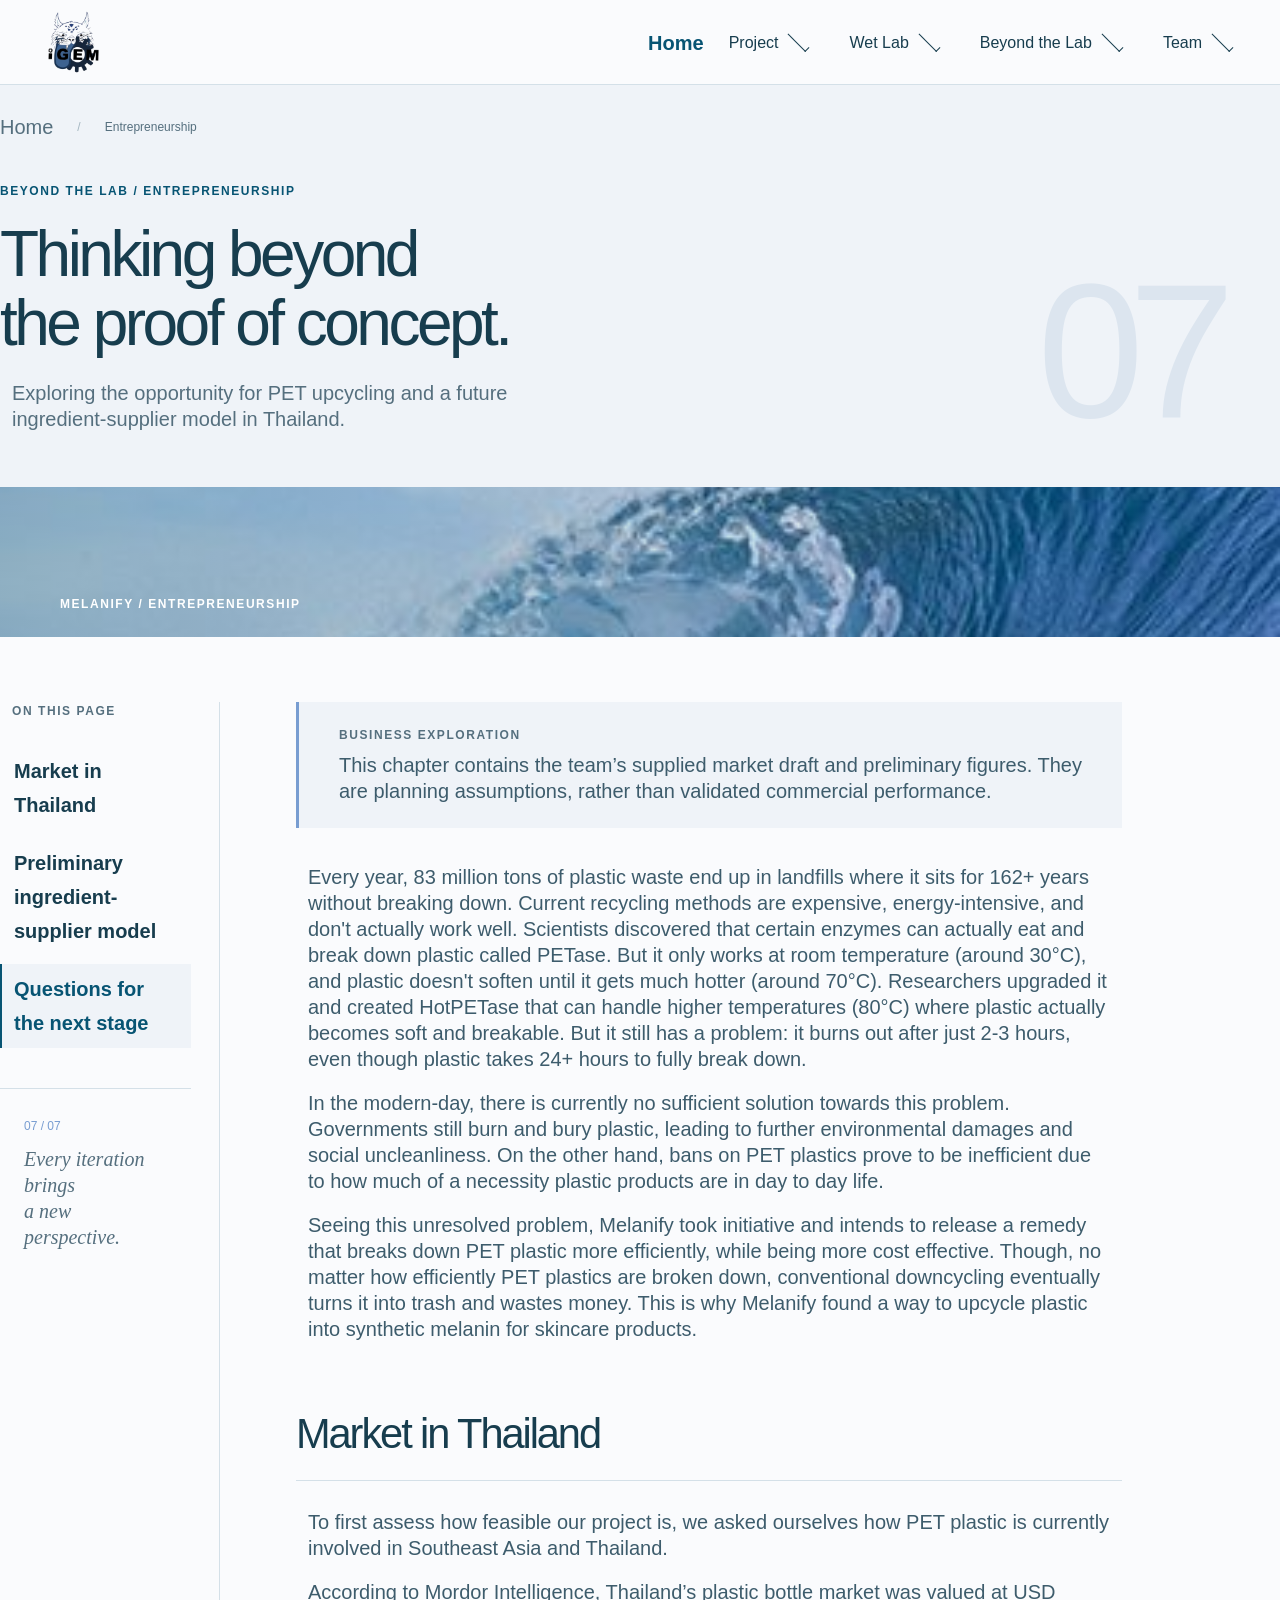
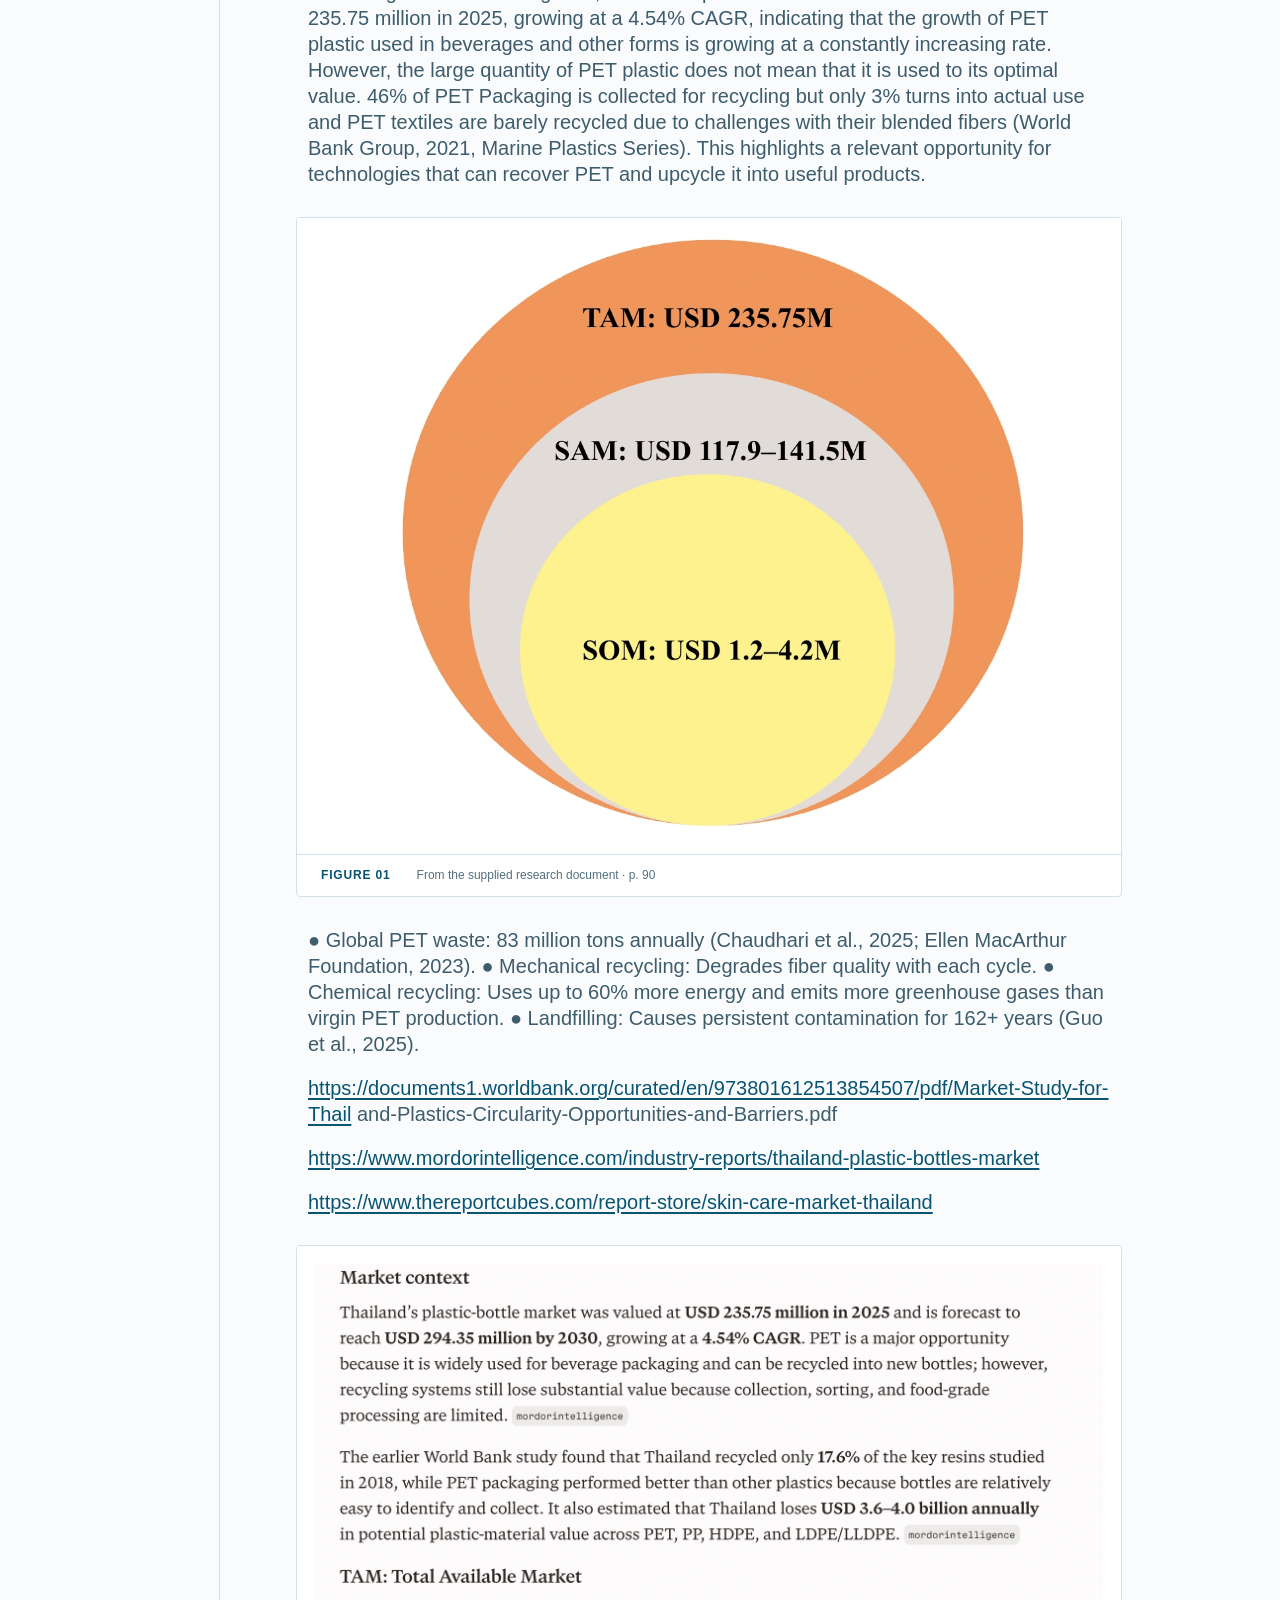
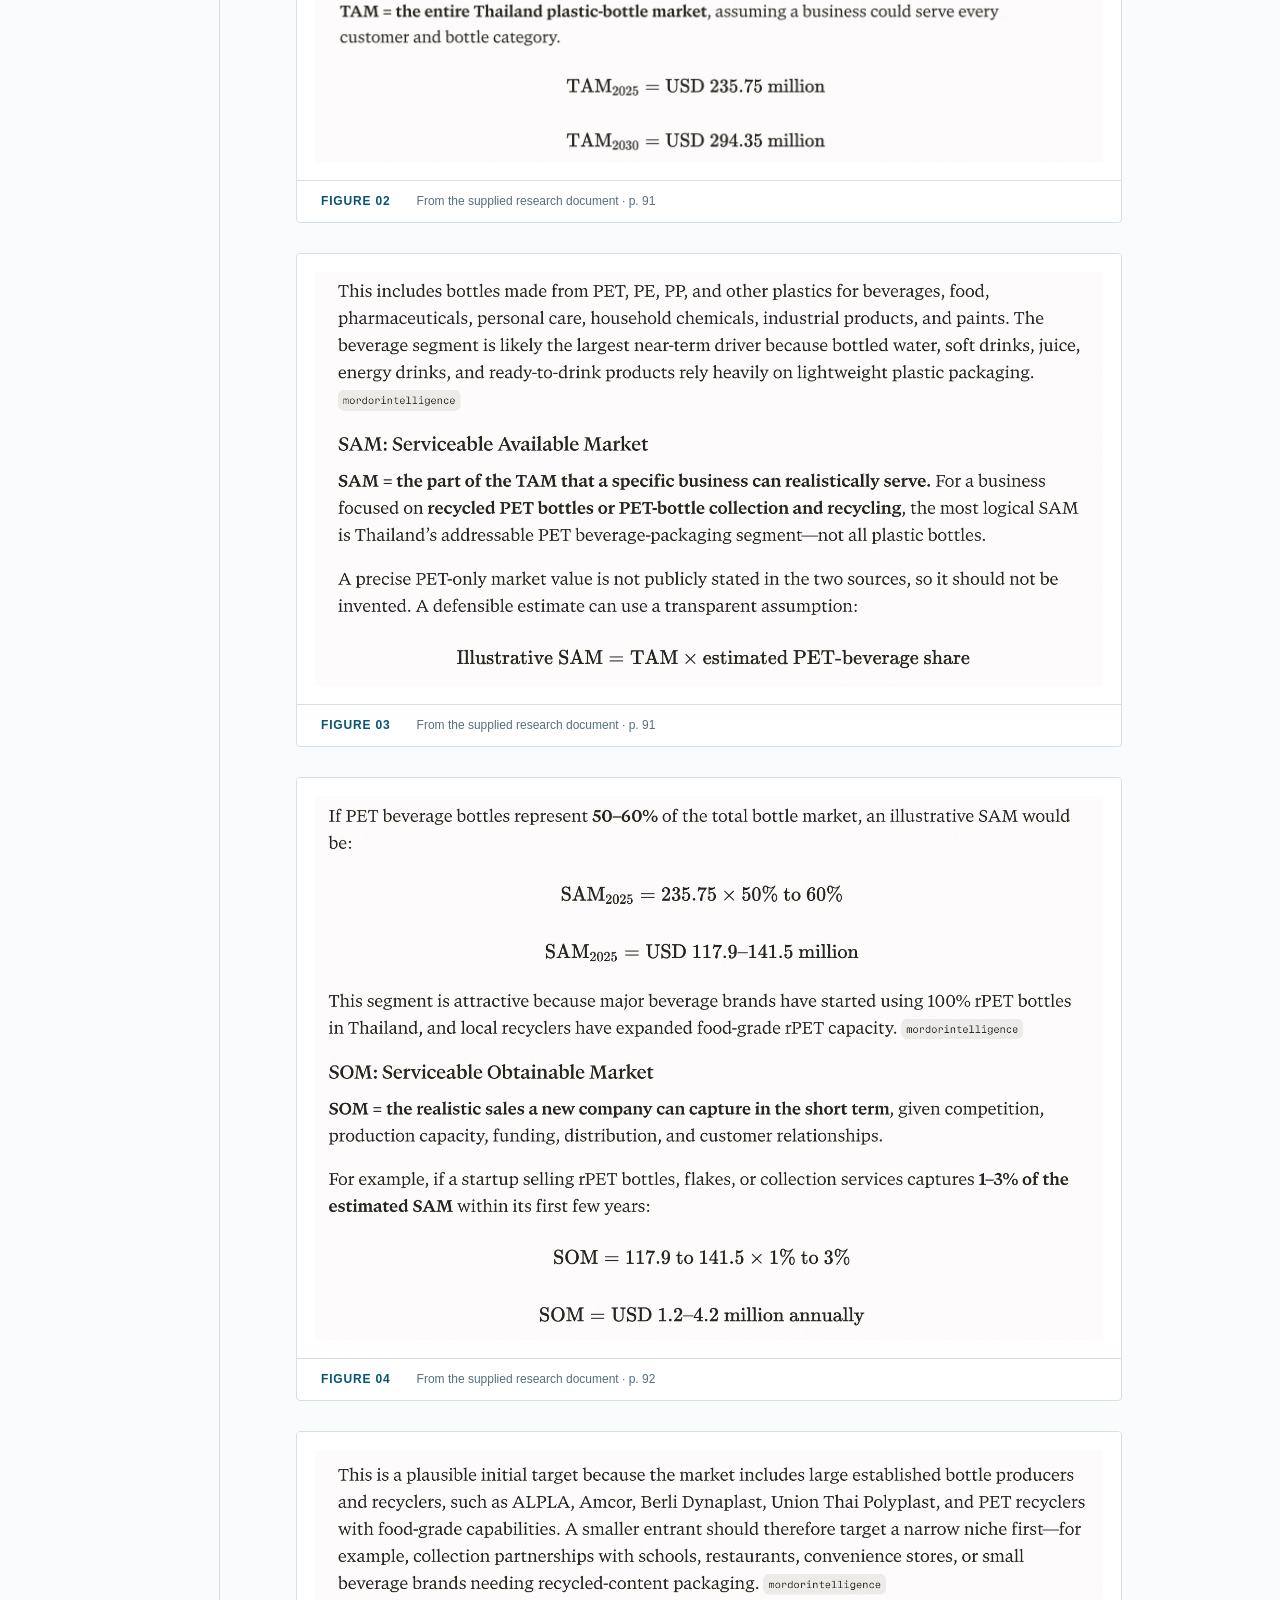
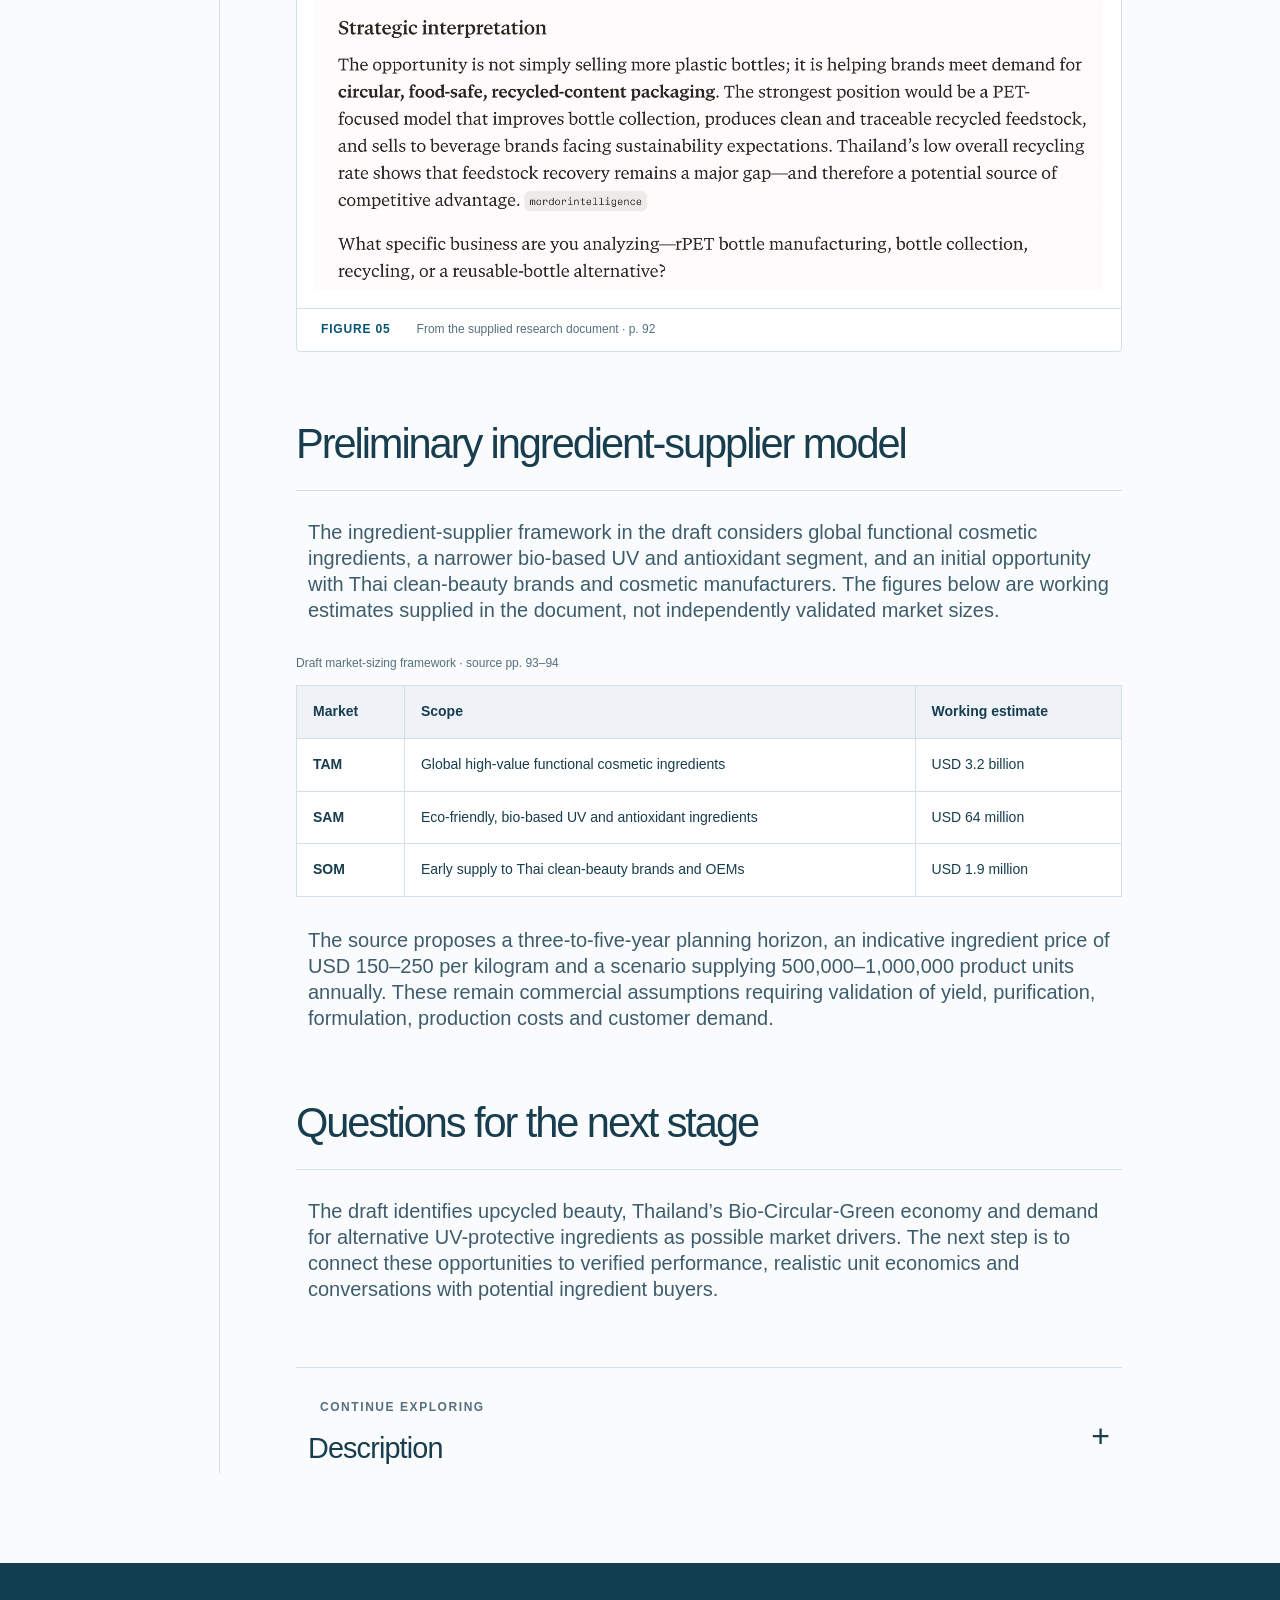
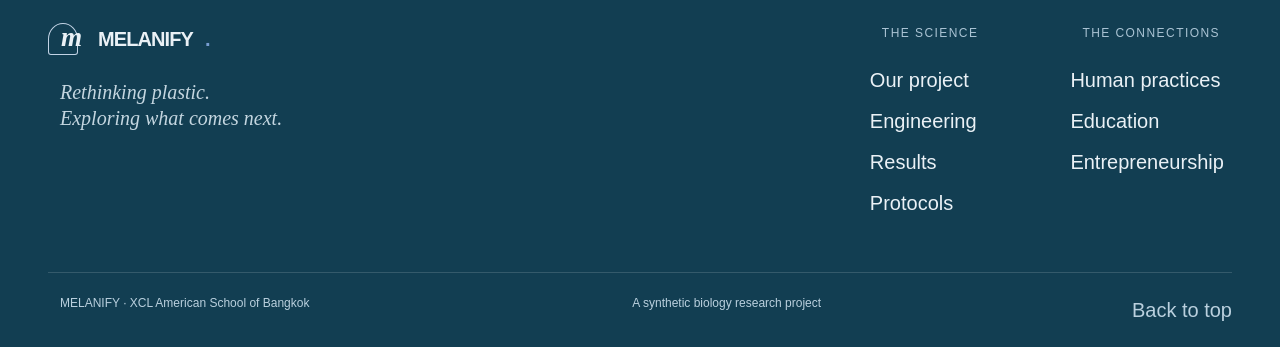
<file: entrepreneurship.html>
<!DOCTYPE html>
<html lang="en">
  <head>
    <meta charset="utf-8">
    <meta name="viewport" content="width=device-width, initial-scale=1">
    <meta name="theme-color" content="#075473">
    <meta name="description" content="MELANIFY explores a biological pathway from PET plastic waste to allomelanin. Discover our engineering, research and community work.">
    <title>Entrepreneurship | MELANIFY</title>
    <link rel="icon" type="image/svg+xml" href="assets/favicon.svg">
    <link rel="stylesheet" href="styles.css">
    <link rel="stylesheet" href="css/common-typography.css">
    <script src="script.js" defer=""></script>

    <style>

   /* GLOBAL BOX SIZING */


*,
*::before,
*::after {
  box-sizing: border-box;
}


   /* NAVIGATION INDICATORS */

.nav-indicator {
  display: inline-flex;
  align-items: center;
  justify-content: center;
  width: 16px;
  height: 16px;
  min-width: 16px;
  flex: 0 0 16px;
  background-color: #f28c28;
  border-radius: 2px;
}


   /* BRAND / LOGO */

.brand {
  display: inline-flex;
  align-items: center;
  gap: 8px;
  min-width: 0;
  max-width: 100%;
}

.brand-logo {
  display: block;
  width: 80px;
  height: 80px;
  max-width: 100%;
  flex: 0 0 auto;
  object-fit: contain;
  margin: 0;
}


   /* MAIN TAB INDICATOR */


.nav-main::before {
  content: "";
  display: block;
  width: 6px;
  height: 6px;
  background-color: #ffffff;
  border-radius: 50%;
}


   /* DROPDOWN INDICATOR */


.nav-dropdown-icon::before {
  content: "";
  display: block;
  width: 6px;
  height: 6px;
  border-right: 1.5px solid #ffffff;
  border-bottom: 1.5px solid #ffffff;
  transform: translateY(-2px) rotate(45deg);
}


   /* NAVIGATION LAYOUT */


#main-nav {
  display: flex;
  align-items: center;
  flex-wrap: wrap;
  gap: 8px 12px;
  max-width: 100%;
}

#main-nav > a.main-tab,
#main-nav .nav-group > summary {
  display: inline-flex;
  align-items: center;
  gap: 8px;
  min-width: 0;
  max-width: 100%;
  line-height: 1.5;
}

/* Main navigation links */

#main-nav > a {
  overflow-wrap: anywhere;
}

   /* SECTION HEADING */


.story-section .section-heading h2 {
  width: 100%;
  max-width: 800px;
  margin: 0 auto 16px;
  font-size: clamp(28px, 3.2vw, 42px);
  line-height: 1.2;
  text-align: center;
  white-space: normal;
  overflow-wrap: break-word;
  text-wrap: balance;
}


   /* TABLET RESPONSIVE */


@media (max-width: 900px) {
  .brand-logo {
    width: 36px;
    height: 36px;
  }

  #main-nav {
    gap: 8px 10px;
  }

  #main-nav > a.main-tab,
  #main-nav .nav-group > summary {
    gap: 6px;
    font-size: 14px;
  }

  .story-section .section-heading h2 {
    font-size: clamp(27px, 4vw, 36px);
  }
}


   /* MOBILE RESPONSIVE */


@media (max-width: 600px) {
  .brand {
    gap: 6px;
  }

  .brand-logo {
    width: 32px;
    height: 32px;
  }

  #main-nav {
    width: 100%;
    gap: 8px;
  }

  #main-nav > a.main-tab,
  #main-nav .nav-group > summary {
    font-size: 13px;
    gap: 6px;
  }

  #main-nav > a::before,
  #main-nav .nav-group > summary::before {
    width: 14px;
    height: 14px;
    min-width: 14px;
    flex-basis: 14px;
  }

  #main-nav .nav-group > summary::before {
    background-size: 11px;
  }

  .story-section .section-heading h2 {
    width: 100%;
    font-size: clamp(26px, 6.5vw, 34px);
    line-height: 1.25;
    text-align: left;
    white-space: normal;
    text-wrap: wrap;
  }
}


   /* SMALL MOBILE */


@media (max-width: 360px) {
  .brand-logo {
    width: 28px;
    height: 28px;
  }

  #main-nav {
    gap: 6px;
  }

  #main-nav > a.main-tab,
  #main-nav .nav-group > summary {
    font-size: 12px;
  }

  .story-section .section-heading h2 {
    font-size: 26px;
  }
}


   /* REDUCED MOTION ACCESSIBILITY */


@media (prefers-reduced-motion: reduce) {
  *,
  *::before,
  *::after {
    scroll-behavior: auto !important;
    animation-duration: 0.01ms !important;
    animation-iteration-count: 1 !important;
    transition-duration: 0.01ms !important;
  }
}
</style>
  </head>
  <body data-page="entrepreneurship">
    <a class="skip-link" href="#main">Skip to content</a>
  
      <header class="site-header">

  <div class="header-inner">

    <!-- Logo Image -->
    <a class="brand" href="index.html" aria-label="MELANIFY home">
        <!-- <span>MELANIFY<span class="brand-period">.</span></span> -->
      <img src="logo-removebg-preview.png" alt="MELANIFY Logo" class="brand-logo">
    </a>

    
    <button class="menu-toggle" aria-expanded="false" aria-controls="main-nav">
      <span></span>
      <span></span>
      <span class="sr-only">Toggle navigation</span>
    </button>

    <nav id="main-nav" aria-label="Main navigation">

      <!-- Home -->
      <a href="index.html" aria-current="page">Home</a>

      <!-- Project -->
      <details class="nav-group">
        <summary>Project<span class="chevron"></span></summary>
        <div class="nav-dropdown">
          <a href="description.html">Description: Problem Breakdown</a>
          <a href="proposed-pathway.html">Proposed Pathway</a>
        </div>
      </details>

      <!-- Wet Lab -->
      <details class="nav-group">
        <summary>Wet Lab<span class="chevron"></span></summary>
        <div class="nav-dropdown">
          <a href="engineering.html">Engineering</a>
          <a href="results.html">Results</a>
          <a href="protocols.html">Protocols &amp; Notebook</a>
          <a href="safety.html">Safety</a>
        </div>
      </details>

      <!-- Beyond the Lab -->
      <details class="nav-group">
        <summary>Beyond the Lab<span class="chevron"></span></summary>
        <div class="nav-dropdown">
          <a href="human-practices.html">Integrated Human Practices</a>
          <a href="education.html">Education</a>
          <a href="entrepreneurship.html">Entrepreneurship</a>
        </div>
      </details>

      <!-- Team -->
      <details class="nav-group">
        <summary>Team<span class="chevron"></span></summary>
        <div class="nav-dropdown">
          <a href="members.html">Members</a>
          <a href="attributions.html">Attributions</a>
        </div>
      </details>

    </nav>

   
  </div>

  <div class="reading-progress" aria-hidden="true"></div>

</header>
    <main id="main">
      <section class="chapter-hero" id="top">
        <div class="wrap">
          <div class="breadcrumb"><a href="index.html">Home</a><span>/</span>Entrepreneurship</div>
          <div class="eyebrow">BEYOND THE LAB / ENTREPRENEURSHIP</div>
          <h1>Thinking beyond<br>the proof of concept.</h1>
          <p>Exploring the opportunity for PET upcycling and a future ingredient-supplier model in Thailand.</p>
          <span class="chapter-number" aria-hidden="true">07</span>
        </div>
      </section>
      <div class="chapter-banner">
        <img src="assets/ocean-palette.png" alt="" width="906" height="551">
        <span>MELANIFY / ENTREPRENEURSHIP</span>
      </div>
      <div class="article-layout wrap">
        <aside class="article-sidebar">
          <div class="toc-sticky">
            <span class="small-label">ON THIS PAGE</span>
            <nav class="toc" aria-label="Chapter contents">
              <a class="toc-primary" href="#market-in-thailand">Market in Thailand</a>
              <a class="toc-primary" href="#preliminary-ingredient-supplier-model">Preliminary ingredient-supplier model</a>
              <a class="toc-primary" href="#questions-for-the-next-stage">Questions for the next stage</a>
            </nav>
            <div class="sidebar-note">
              <span>07 / 07</span>
              <p>Every iteration brings<br>a new perspective.</p>
            </div>
          </div>
        </aside>
        <article class="article-content" id="chapter-content">
          <div class="article-callout">
            <span class="small-label">BUSINESS EXPLORATION</span>
            <p>This chapter contains the team’s supplied market draft and preliminary figures. They are planning assumptions, rather than validated commercial performance.</p>
          </div>
          <p>Every year, 83 million tons of plastic waste end up in landfills where it sits for 162+ years without breaking down. Current recycling methods are expensive, energy-intensive, and don't actually work well. Scientists discovered that certain enzymes can actually eat and break down plastic called PETase. But it only works at room temperature (around 30°C), and plastic doesn't soften until it gets much hotter (around 70°C). Researchers upgraded it and created HotPETase that can handle higher temperatures (80°C) where plastic actually becomes soft and breakable. But it still has a problem: it burns out after just 2-3 hours, even though plastic takes 24+ hours to fully break down.</p>
          <p>In the modern-day, there is currently no sufficient solution towards this problem. Governments still burn and bury plastic, leading to further environmental damages and social uncleanliness. On the other hand, bans on PET plastics prove to be inefficient due to how much of a necessity plastic products are in day to day life.</p>
          <p>Seeing this unresolved problem, Melanify took initiative and intends to release a remedy that breaks down PET plastic more efficiently, while being more cost effective. Though, no matter how efficiently PET plastics are broken down, conventional downcycling eventually turns it into trash and wastes money. This is why Melanify found a way to upcycle plastic into synthetic melanin for skincare products.</p>
          <h2 id="market-in-thailand" class="" data-reveal="">Market in Thailand</h2>
          <p>To first assess how feasible our project is, we asked ourselves how PET plastic is currently involved in Southeast Asia and Thailand.</p>
          <p>According to Mordor Intelligence, Thailand’s plastic bottle market was valued at USD 235.75 million in 2025, growing at a 4.54% CAGR, indicating that the growth of PET plastic used in beverages and other forms is growing at a constantly increasing rate. However, the large quantity of PET plastic does not mean that it is used to its optimal value. 46% of PET Packaging is collected for recycling but only 3% turns into actual use and PET textiles are barely recycled due to challenges with their blended fibers (World Bank Group, 2021, Marine Plastics Series). This highlights a relevant opportunity for technologies that can recover PET and upcycle it into useful products.</p>
          <figure class="research-figure" data-reveal="">
            <a class="figure-open" data-image="assets/figure-90-3.webp" data-alt="Supplied Entrepreneurship figure, source page 90" aria-label="Enlarge figure from source page 90" href="assets/figure-90-3.webp" target="_blank" rel="noopener"><img src="assets/figure-90-3.webp" alt="Supplied Entrepreneurship figure from source page 90" width="1168" height="908" loading="lazy"><span class="figure-zoom">View full size</span></a>
            <figcaption><span>FIGURE 01</span>From the supplied research document · p. 90</figcaption>
          </figure>
          <p>● Global PET waste: 83 million tons annually (Chaudhari et al., 2025; Ellen MacArthur Foundation, 2023). ● Mechanical recycling: Degrades fiber quality with each cycle. ● Chemical recycling: Uses up to 60% more energy and emits more greenhouse gases than virgin PET production. ● Landfilling: Causes persistent contamination for 162+ years (Guo et al., 2025).</p>
          <p><a href="https://documents1.worldbank.org/curated/en/973801612513854507/pdf/Market-Study-for-Thail" target="_blank" rel="noopener noreferrer">https://documents1.worldbank.org/curated/en/973801612513854507/pdf/Market-Study-for-Thail</a> and-Plastics-Circularity-Opportunities-and-Barriers.pdf</p>
          <p><a href="https://www.mordorintelligence.com/industry-reports/thailand-plastic-bottles-market" target="_blank" rel="noopener noreferrer">https://www.mordorintelligence.com/industry-reports/thailand-plastic-bottles-market</a></p>
          <p><a href="https://www.thereportcubes.com/report-store/skin-care-market-thailand" target="_blank" rel="noopener noreferrer">https://www.thereportcubes.com/report-store/skin-care-market-thailand</a></p>
          <figure class="research-figure" data-reveal="">
            <a class="figure-open" data-image="assets/figure-91-3.webp" data-alt="Supplied Entrepreneurship figure, source page 91" aria-label="Enlarge figure from source page 91" href="assets/figure-91-3.webp" target="_blank" rel="noopener"><img src="assets/figure-91-3.webp" alt="Supplied Entrepreneurship figure from source page 91" width="1594" height="1006" loading="lazy"><span class="figure-zoom">View full size</span></a>
            <figcaption><span>FIGURE 02</span>From the supplied research document · p. 91</figcaption>
          </figure>
          <figure class="research-figure" data-reveal="">
            <a class="figure-open" data-image="assets/figure-91-4.webp" data-alt="Supplied Entrepreneurship figure, source page 91" aria-label="Enlarge figure from source page 91" href="assets/figure-91-4.webp" target="_blank" rel="noopener"><img src="assets/figure-91-4.webp" alt="Supplied Entrepreneurship figure from source page 91" width="1512" height="794" loading="lazy"><span class="figure-zoom">View full size</span></a>
            <figcaption><span>FIGURE 03</span>From the supplied research document · p. 91</figcaption>
          </figure>
          <figure class="research-figure" data-reveal="">
            <a class="figure-open" data-image="assets/figure-92-2.webp" data-alt="Supplied Entrepreneurship figure, source page 92" aria-label="Enlarge figure from source page 92" href="assets/figure-92-2.webp" target="_blank" rel="noopener"><img src="assets/figure-92-2.webp" alt="Supplied Entrepreneurship figure from source page 92" width="1520" height="1050" loading="lazy"><span class="figure-zoom">View full size</span></a>
            <figcaption><span>FIGURE 04</span>From the supplied research document · p. 92</figcaption>
          </figure>
          <figure class="research-figure" data-reveal="">
            <a class="figure-open" data-image="assets/figure-92-3.webp" data-alt="Supplied Entrepreneurship figure, source page 92" aria-label="Enlarge figure from source page 92" href="assets/figure-92-3.webp" target="_blank" rel="noopener"><img src="assets/figure-92-3.webp" alt="Supplied Entrepreneurship figure from source page 92" width="1512" height="844" loading="lazy"><span class="figure-zoom">View full size</span></a>
            <figcaption><span>FIGURE 05</span>From the supplied research document · p. 92</figcaption>
          </figure>
          <h2 id="preliminary-ingredient-supplier-model" class="" data-reveal="">Preliminary ingredient-supplier model</h2>
          <p>The ingredient-supplier framework in the draft considers global functional cosmetic ingredients, a narrower bio-based UV and antioxidant segment, and an initial opportunity with Thai clean-beauty brands and cosmetic manufacturers. The figures below are working estimates supplied in the document, not independently validated market sizes.</p>
          <div class="table-wrap">
            <table>
              <caption>Draft market-sizing framework · source pp. 93–94</caption>
              <thead>
                <tr>
                  <th scope="col">Market</th>
                  <th scope="col">Scope</th>
                  <th scope="col">Working estimate</th>
                </tr>
              </thead>
              <tbody>
                <tr>
                  <th scope="row">TAM</th>
                  <td>Global high-value functional cosmetic ingredients</td>
                  <td>USD 3.2 billion</td>
                </tr>
                <tr>
                  <th scope="row">SAM</th>
                  <td>Eco-friendly, bio-based UV and antioxidant ingredients</td>
                  <td>USD 64 million</td>
                </tr>
                <tr>
                  <th scope="row">SOM</th>
                  <td>Early supply to Thai clean-beauty brands and OEMs</td>
                  <td>USD 1.9 million</td>
                </tr>
              </tbody>
            </table>
          </div>
          <p>The source proposes a three-to-five-year planning horizon, an indicative ingredient price of USD 150–250 per kilogram and a scenario supplying 500,000–1,000,000 product units annually. These remain commercial assumptions requiring validation of yield, purification, formulation, production costs and customer demand.</p>
          <h2 id="questions-for-the-next-stage" class="" data-reveal="">Questions for the next stage</h2>
          <p>The draft identifies upcycled beauty, Thailand’s Bio-Circular-Green economy and demand for alternative UV-protective ingredients as possible market drivers. The next step is to connect these opportunities to verified performance, realistic unit economics and conversations with potential ingredient buyers.</p>
          <a class="next-chapter" id="chapter-next" href="description.html" data-reveal=""><span><span class="small-label">CONTINUE EXPLORING</span><strong>Description</strong></span><span class="next-plus" aria-hidden="true">+</span></a>
        </article>
      </div>
    </main>
    <footer class="site-footer">
      <div class="footer-top">
        <div>
          <a class="brand footer-brand" href="index.html"><span class="brand-mark" aria-hidden="true">m</span><span>MELANIFY<span class="brand-period">.</span></span></a>
          <p>Rethinking plastic.<br>Exploring what comes next.</p>
        </div>
        <div class="footer-links">
          <div>
            <span>THE SCIENCE</span>
            <a href="description.html">Our project</a>
            <a href="engineering.html">Engineering</a>
            <a href="results.html">Results</a>
            <a href="protocols.html">Protocols</a>
          </div>
          <div>
            <span>THE CONNECTIONS</span>
            <a href="human-practices.html">Human practices</a>
            <a href="education.html">Education</a>
            <a href="entrepreneurship.html" aria-current="page">Entrepreneurship</a>
          </div>
        </div>
      </div>
      <div class="footer-bottom">
        <span>MELANIFY · XCL American School of Bangkok</span>
        <span>A synthetic biology research project</span>
        <a href="#top">Back to top</a>
      </div>
    </footer>
    <dialog class="figure-dialog" aria-label="Enlarged research figure">
      <button class="dialog-close" aria-label="Close enlarged figure">Close <span aria-hidden="true">×</span></button>
      <img alt="">
      <p>Original figure from the supplied research document</p>
    </dialog>
  </body>
</html>
</file>
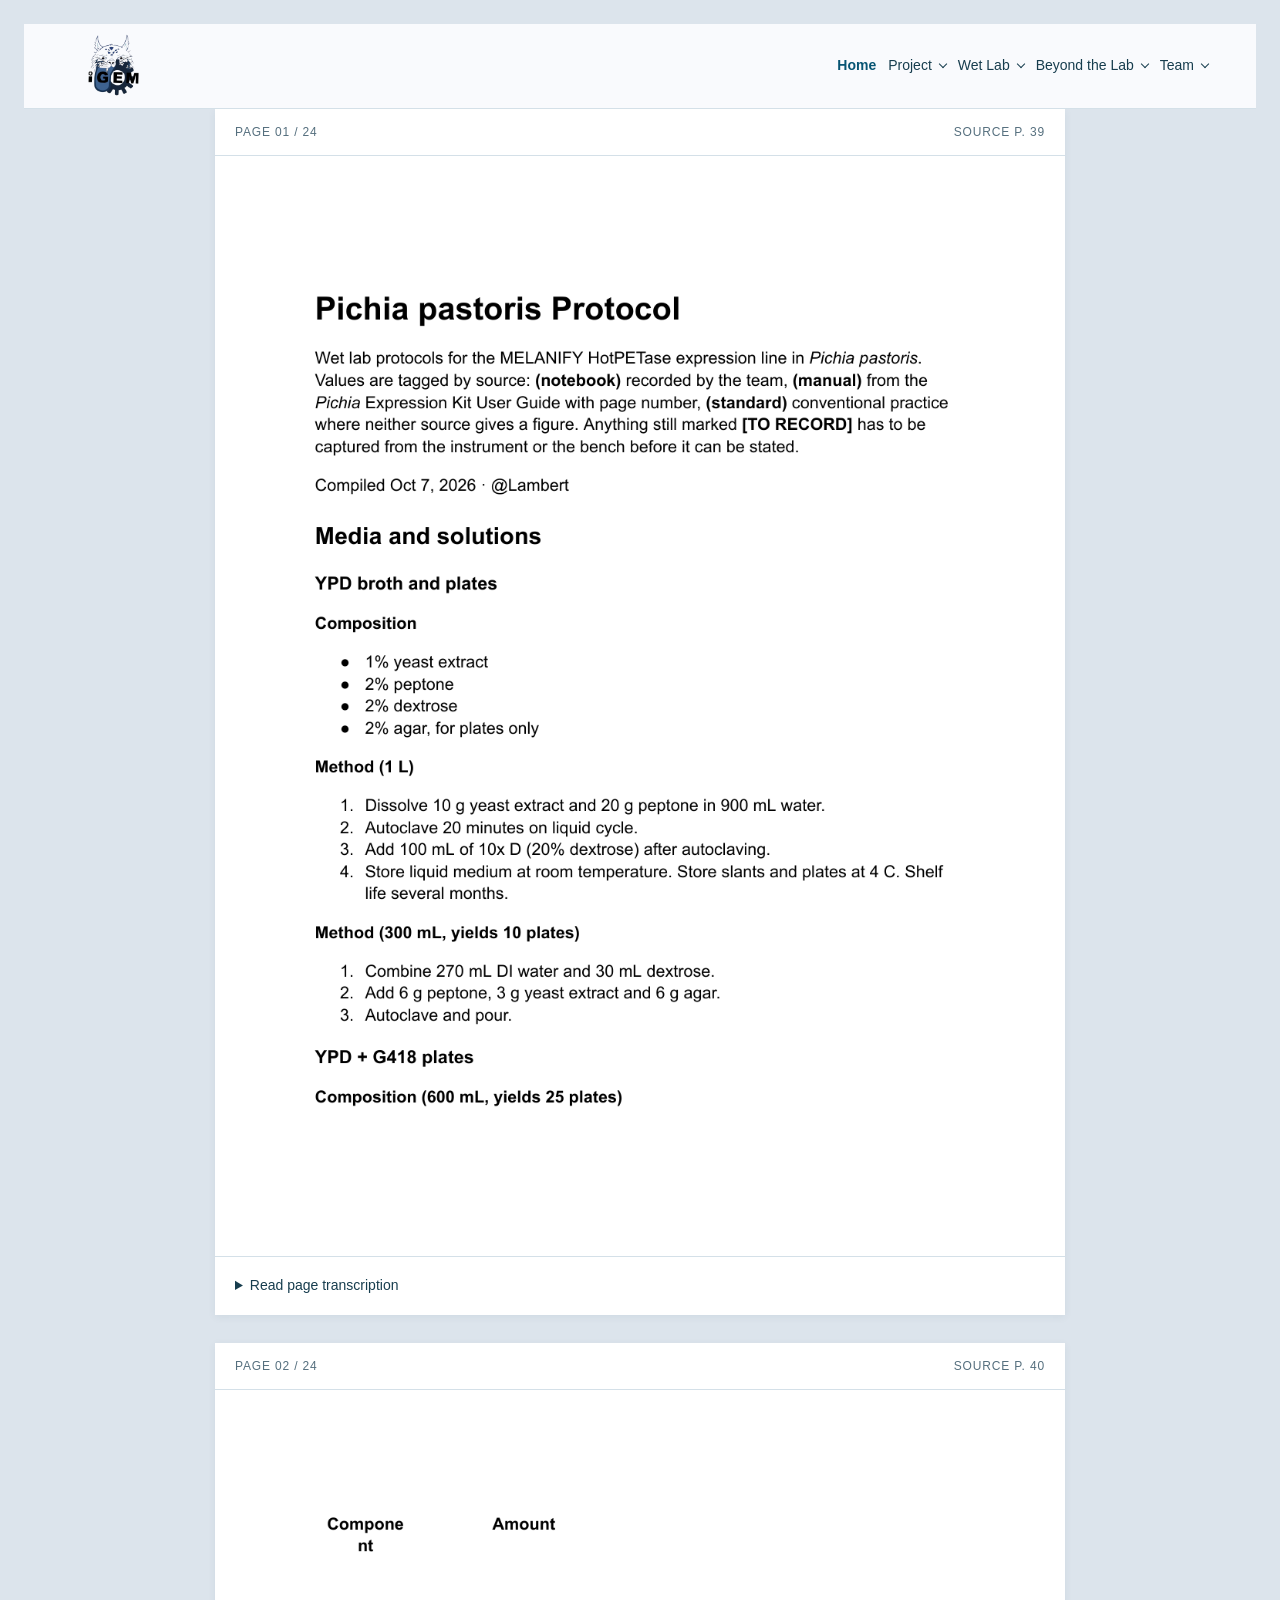
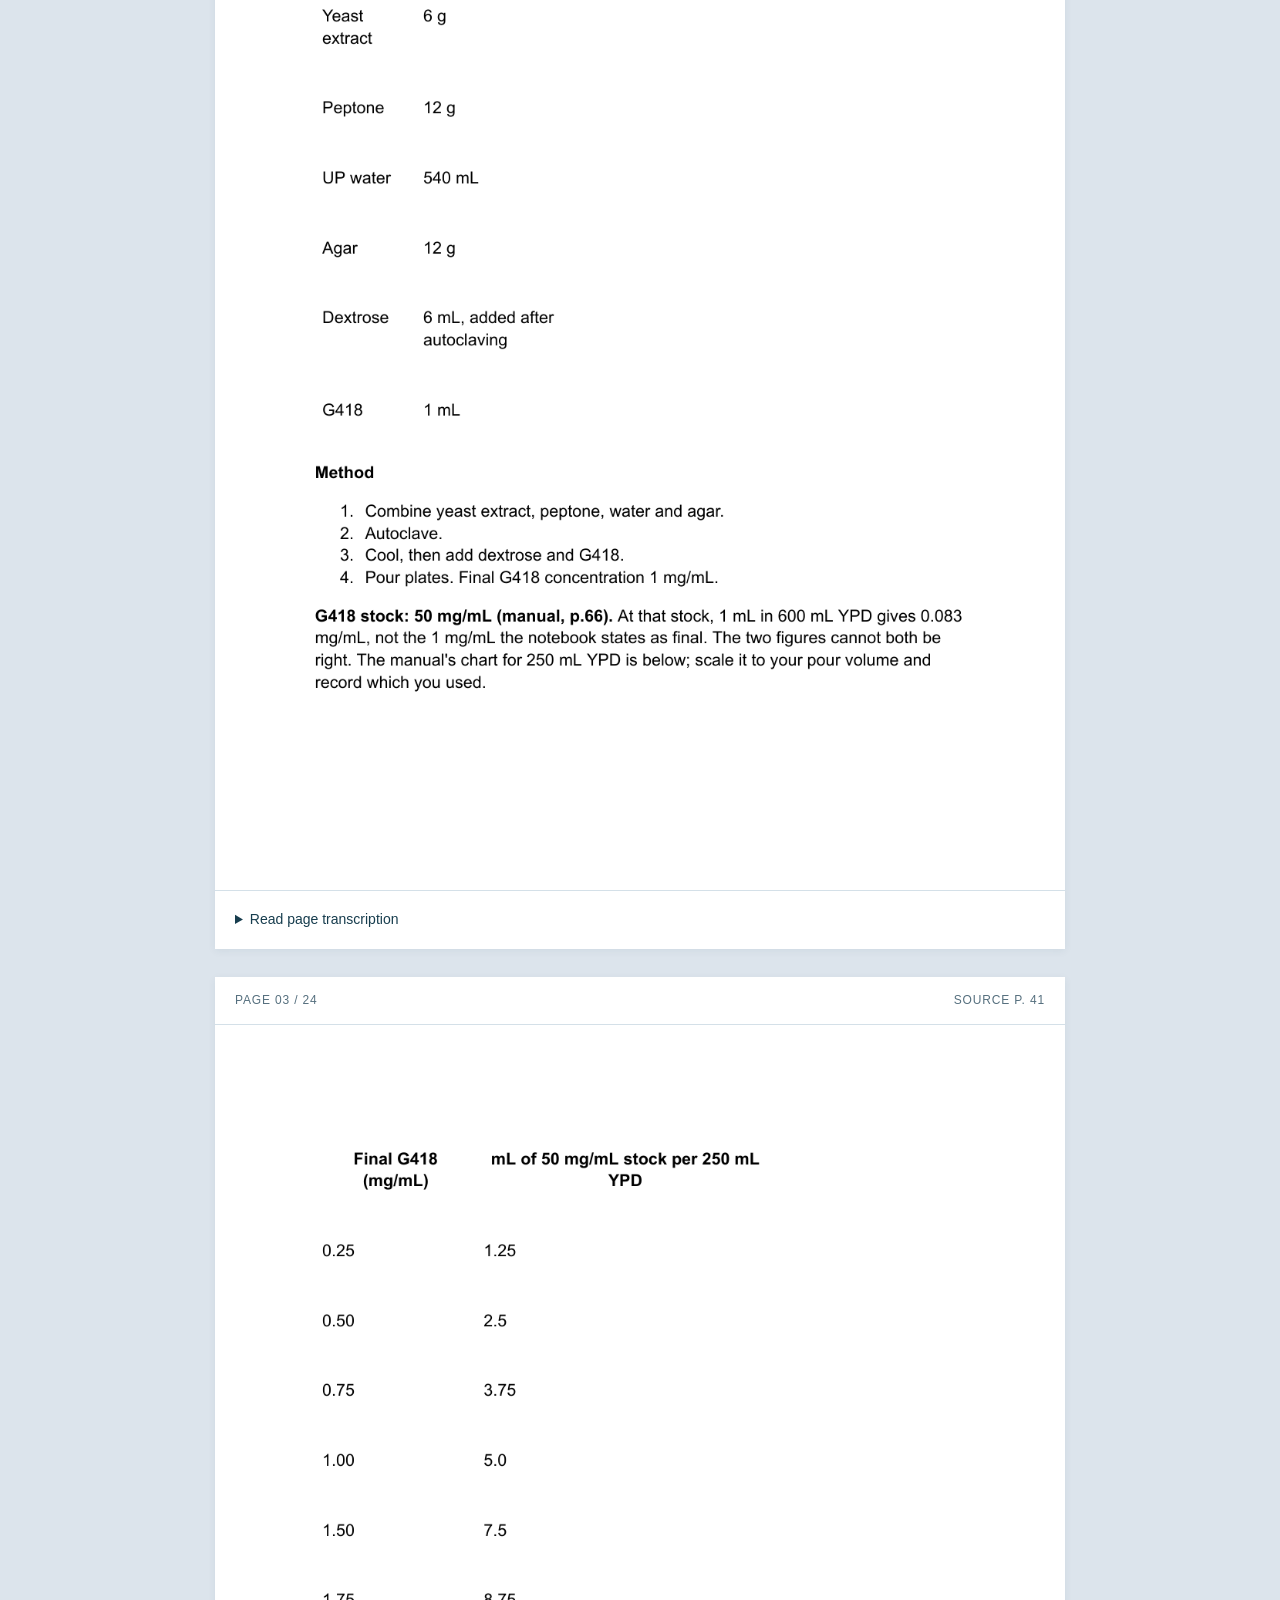
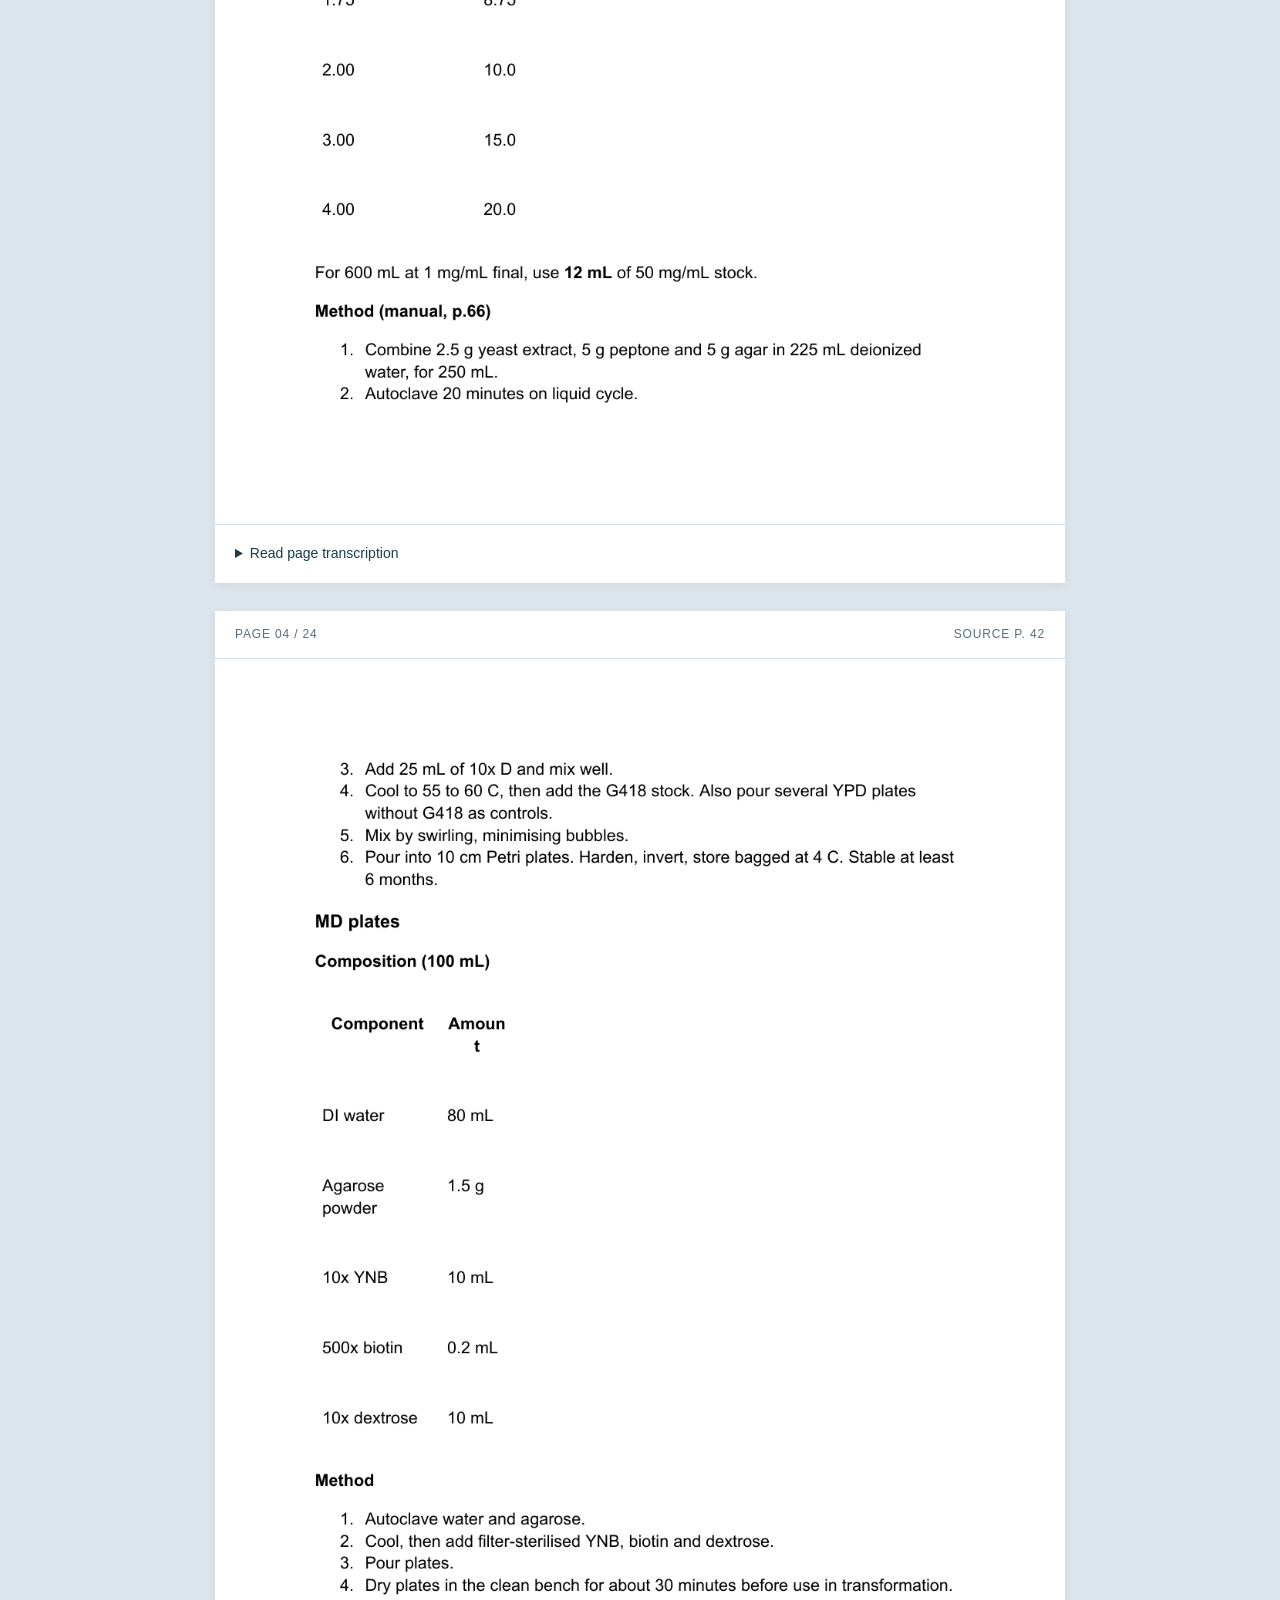
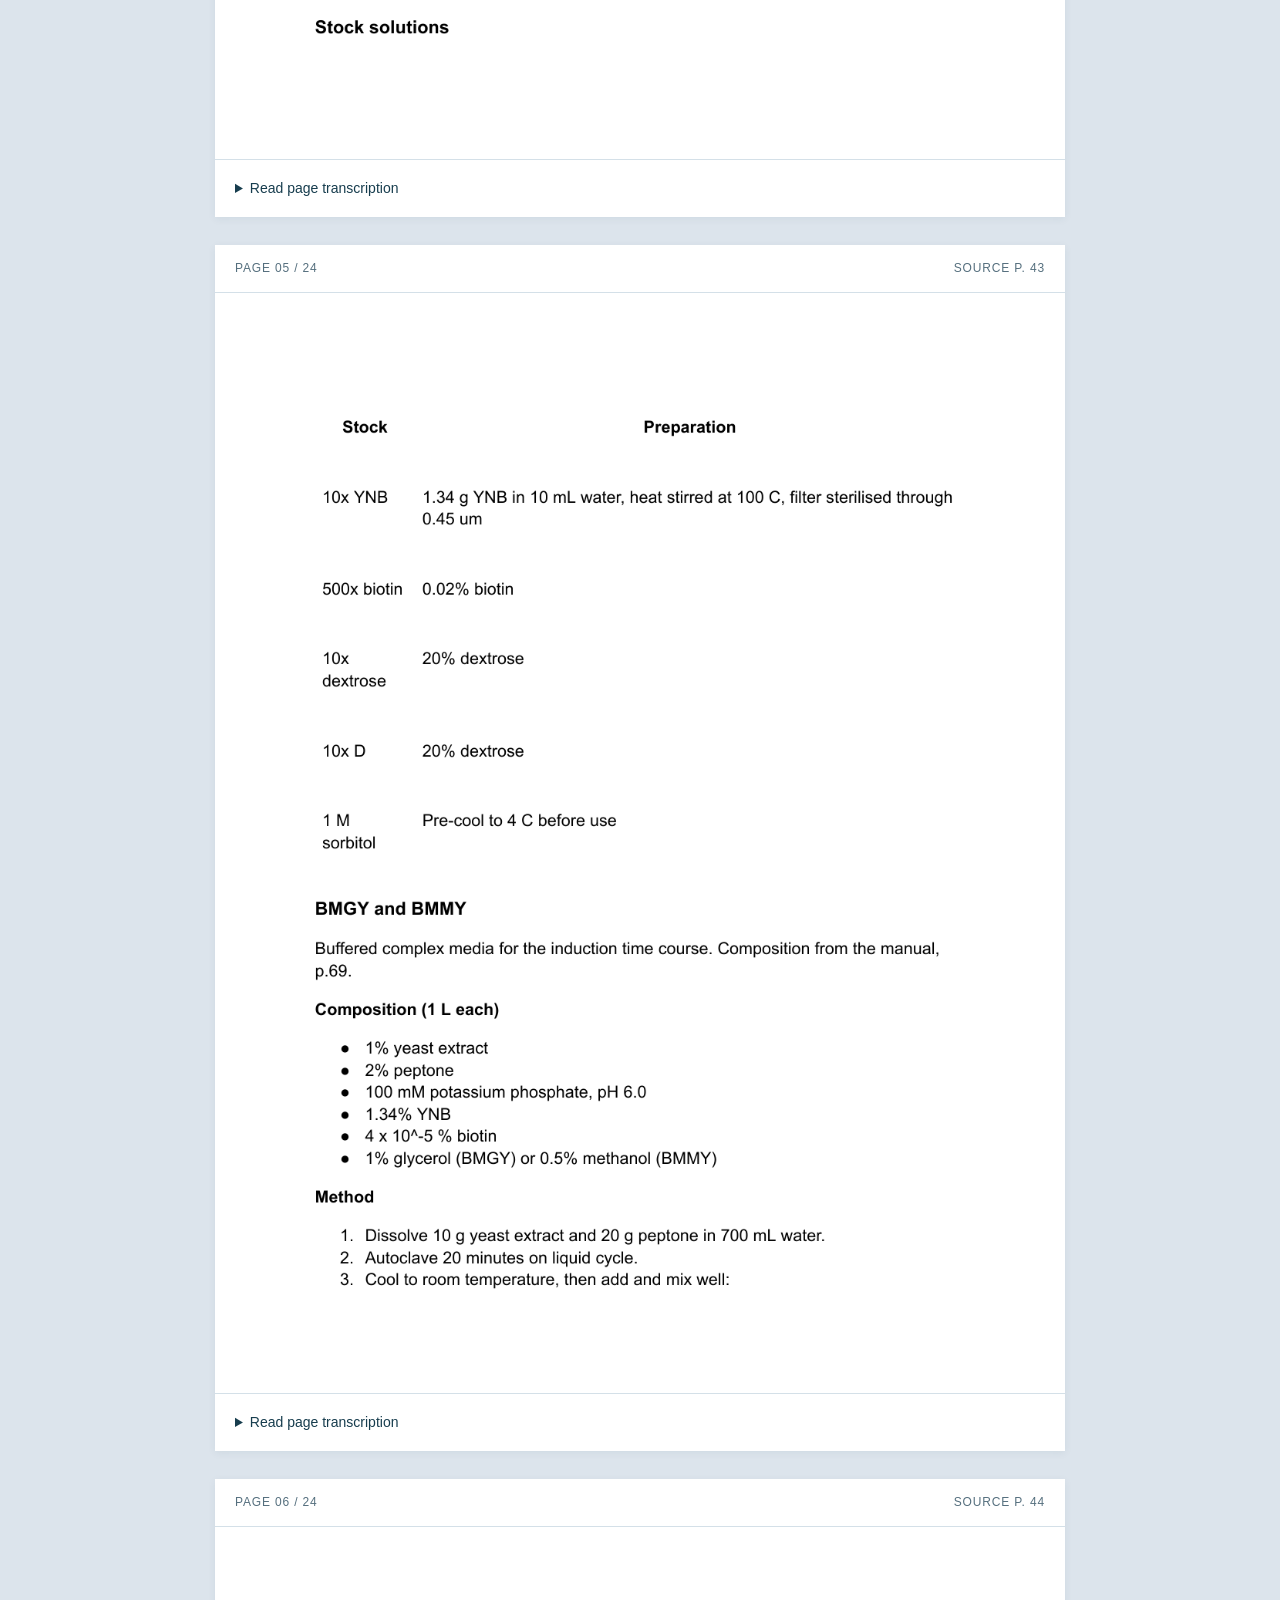
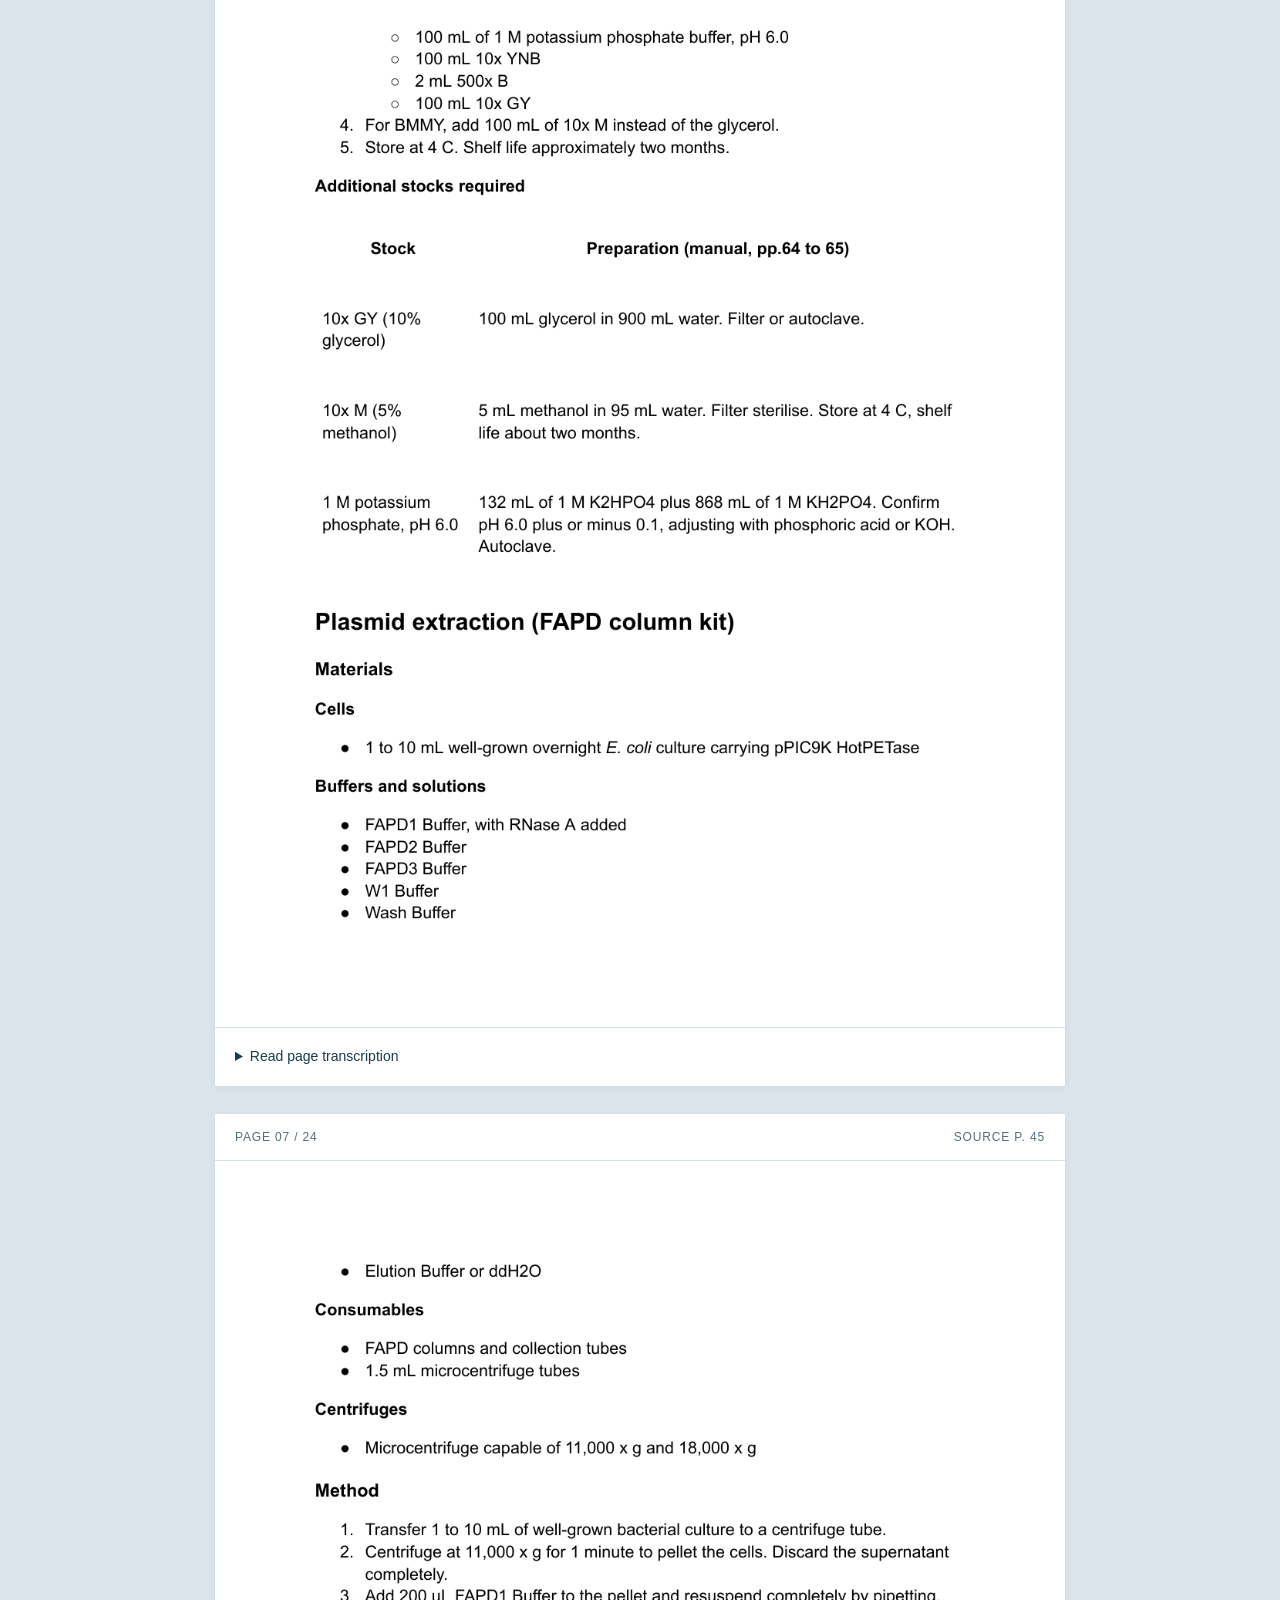
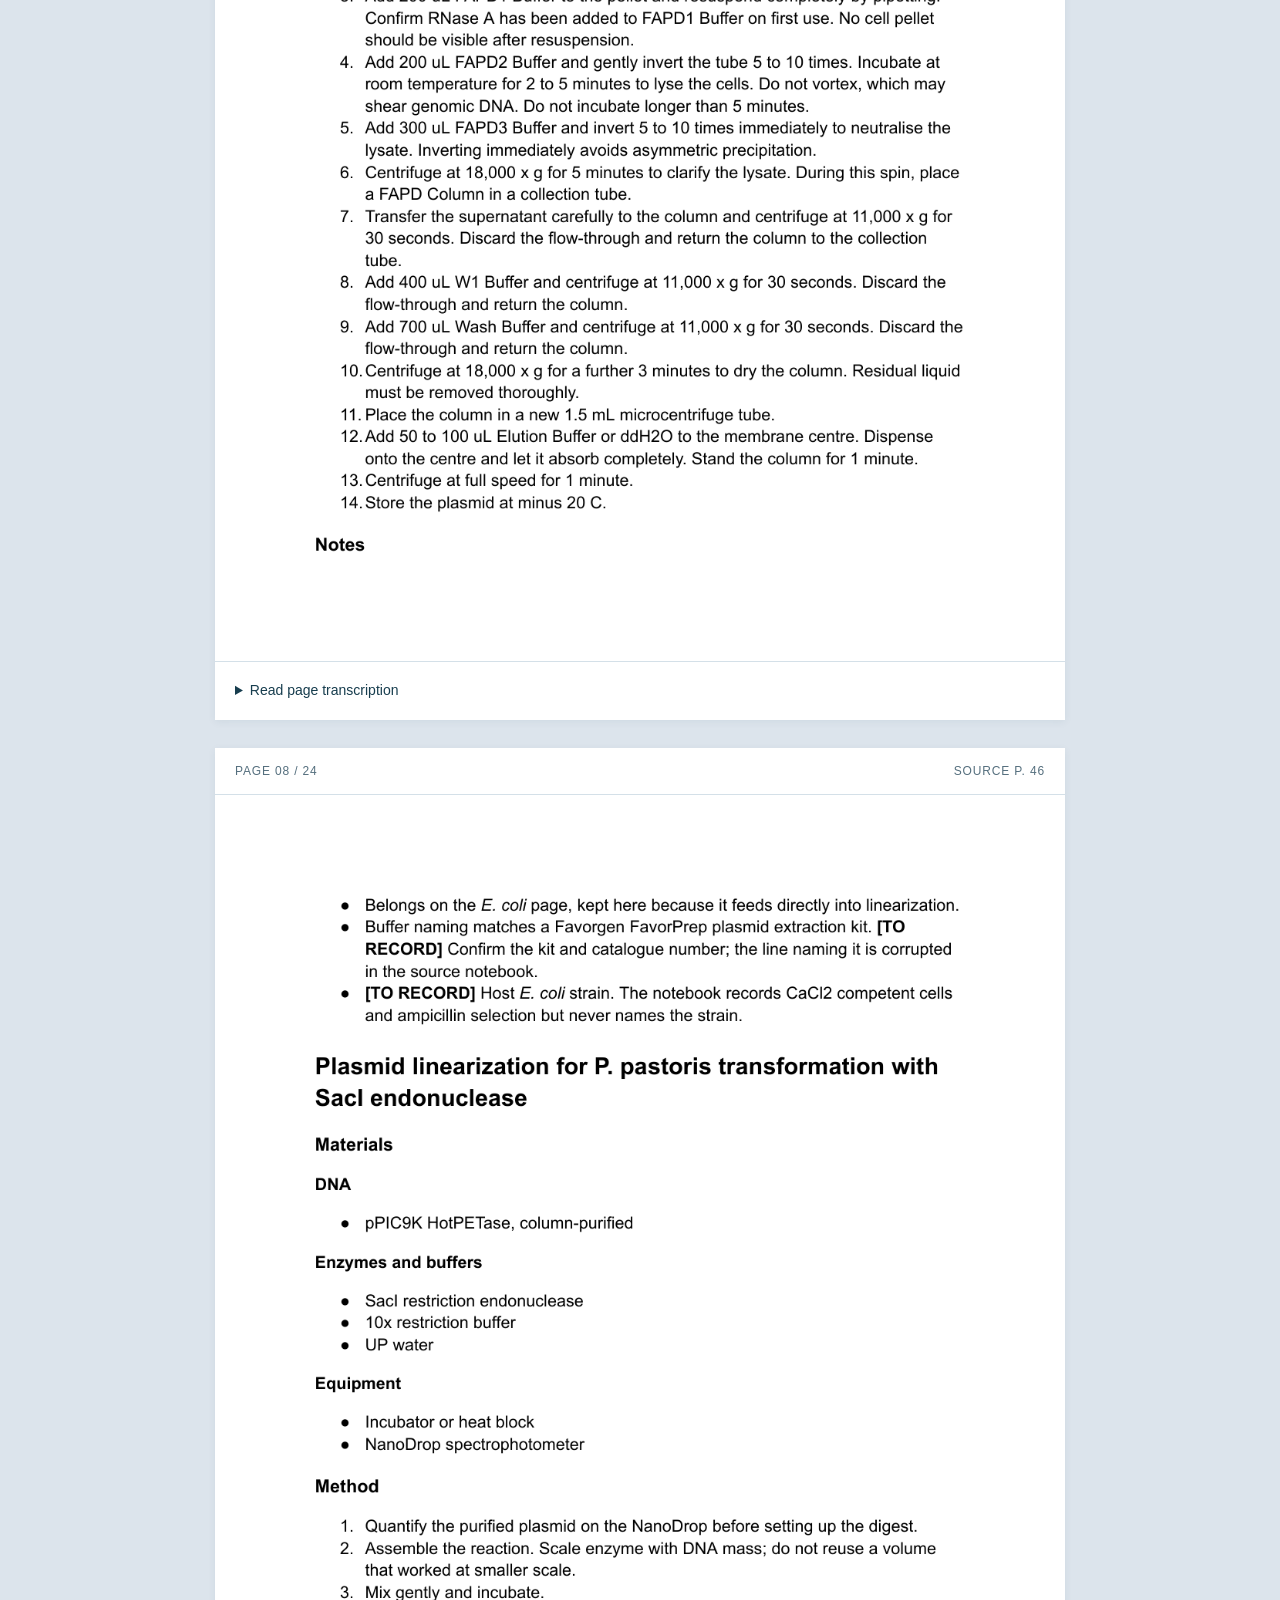
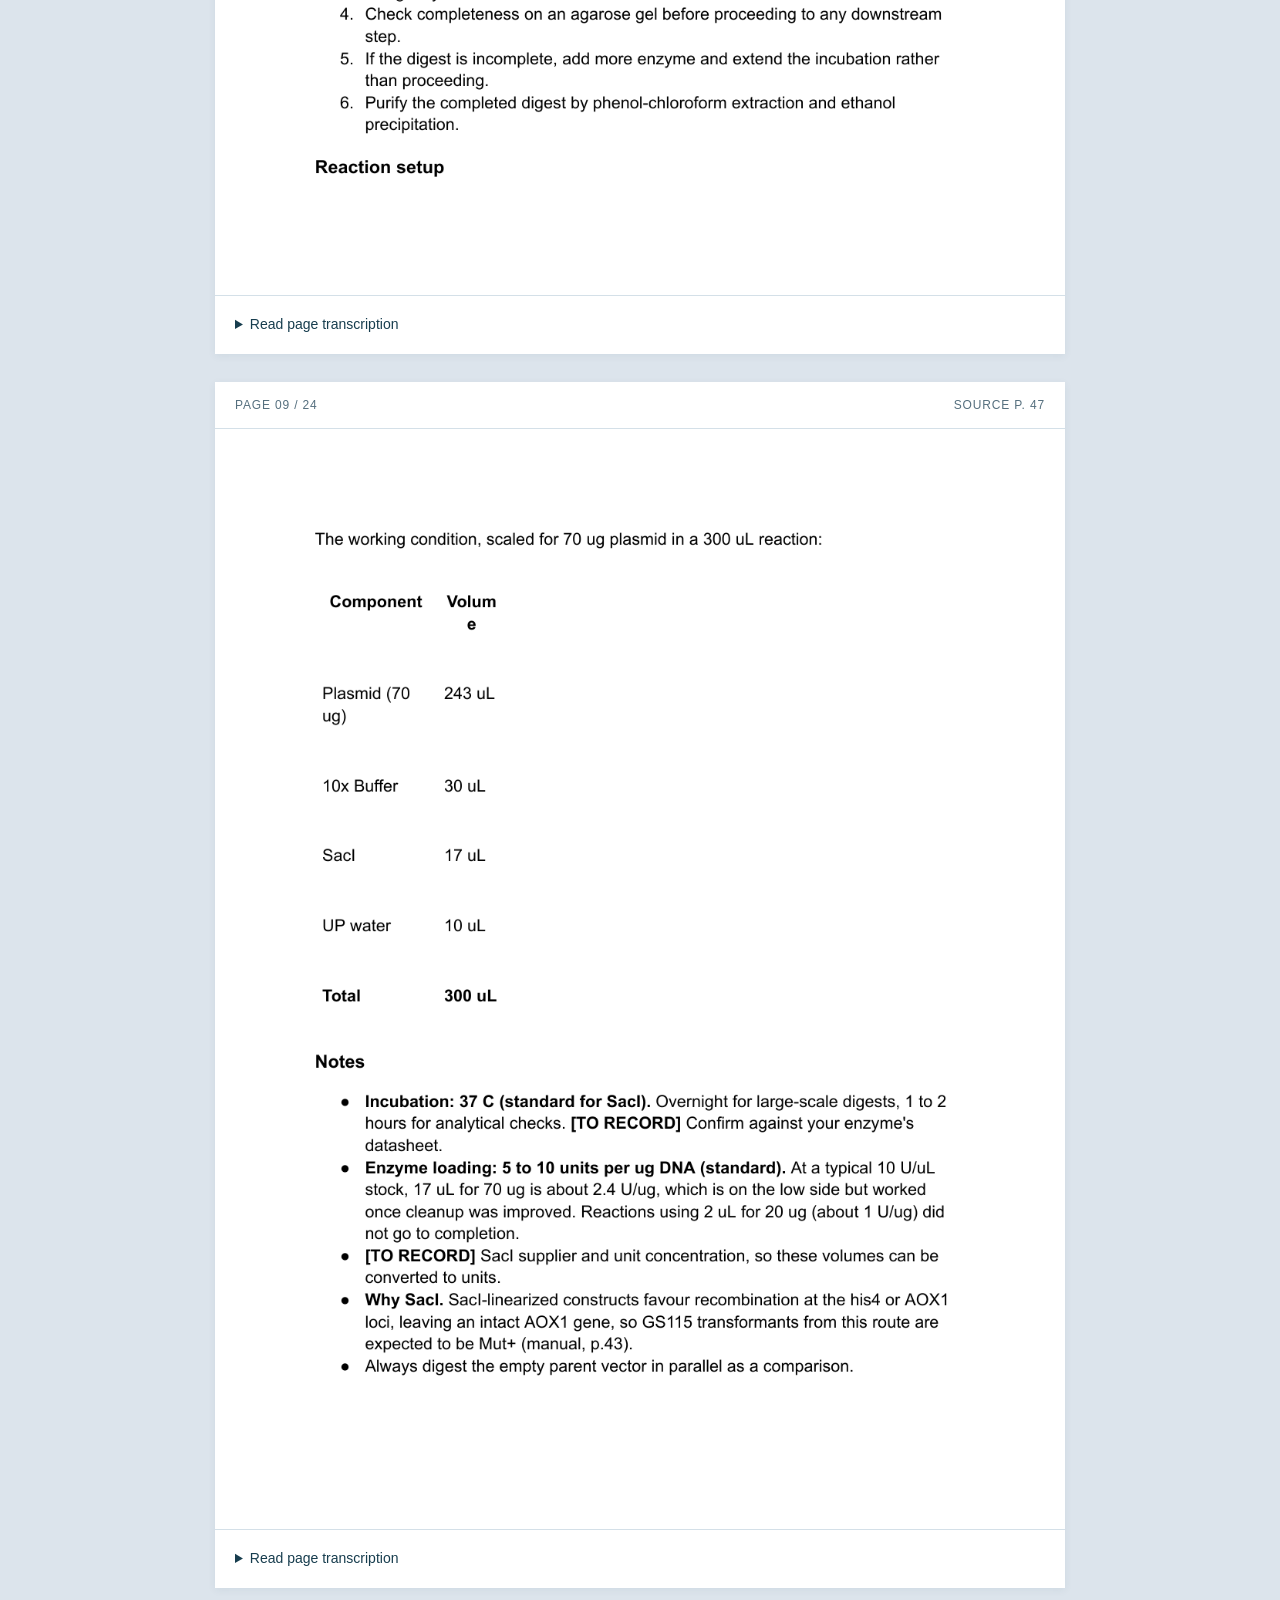
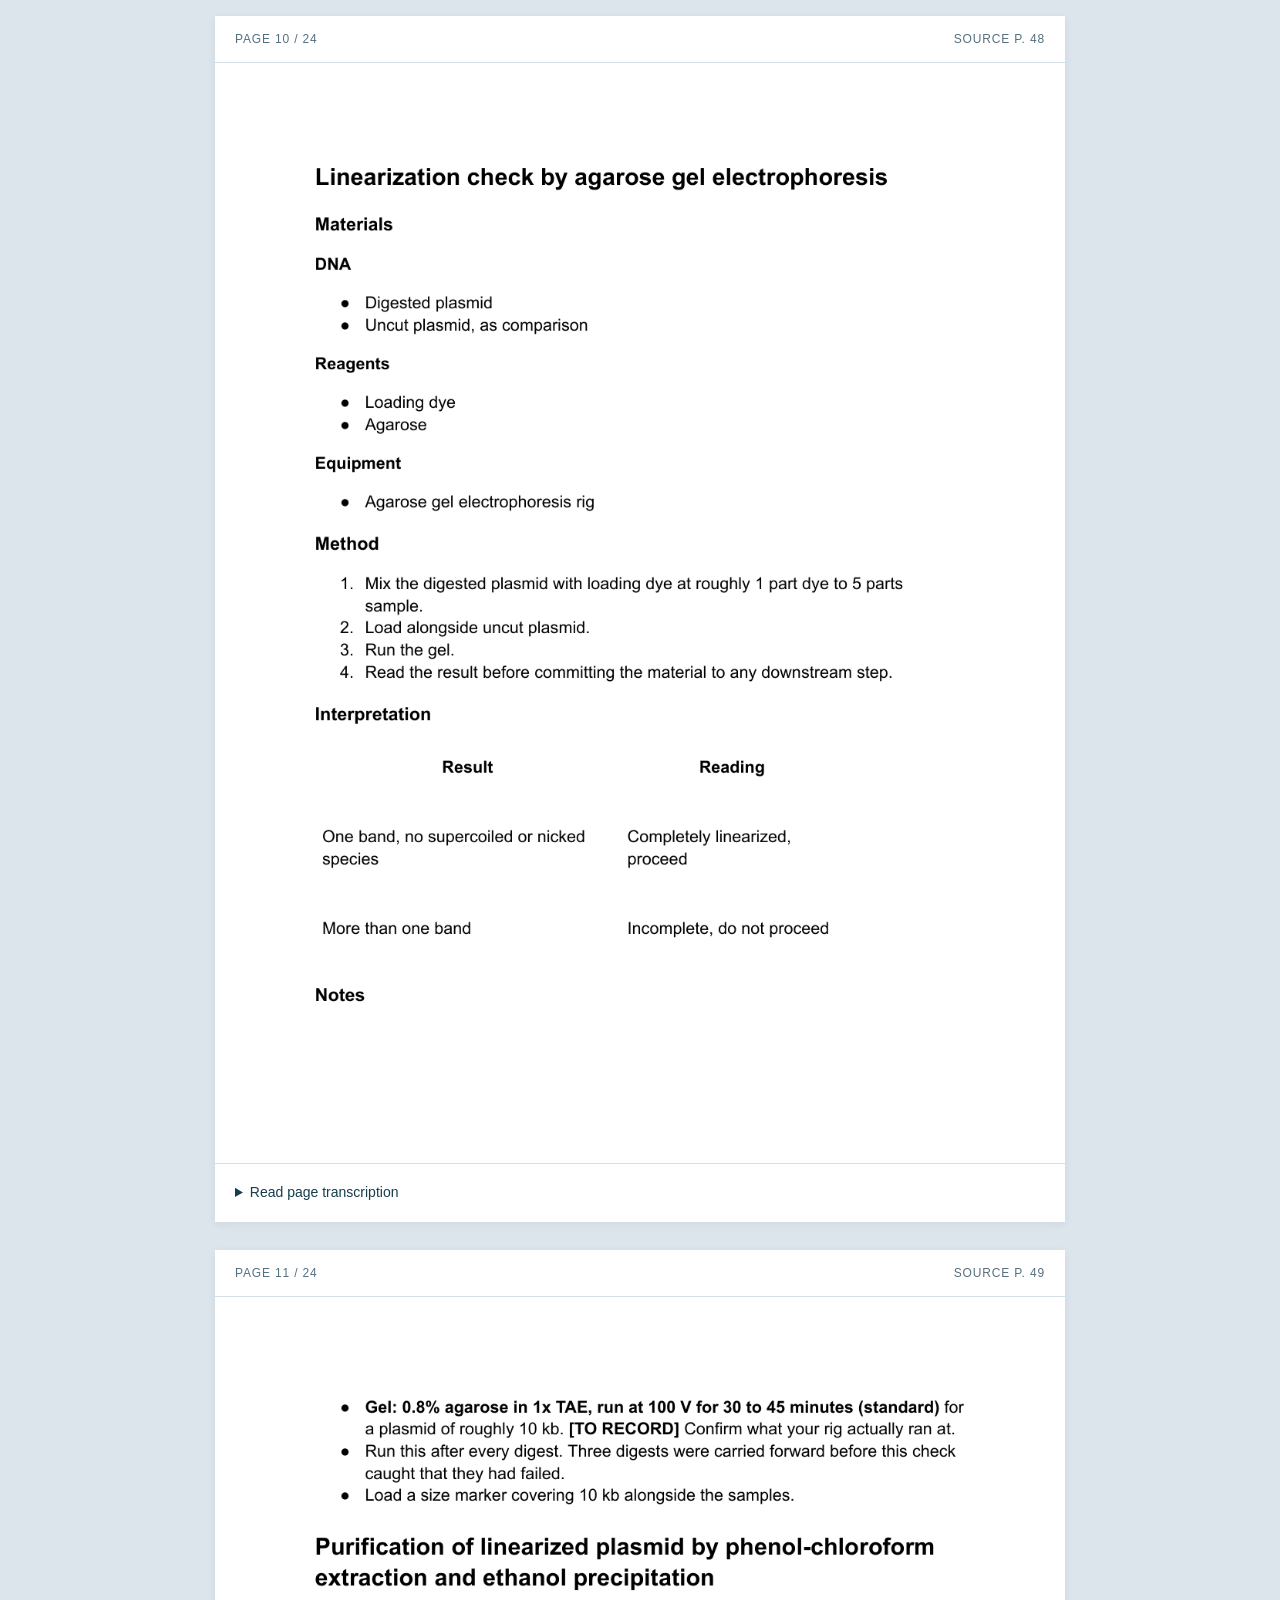
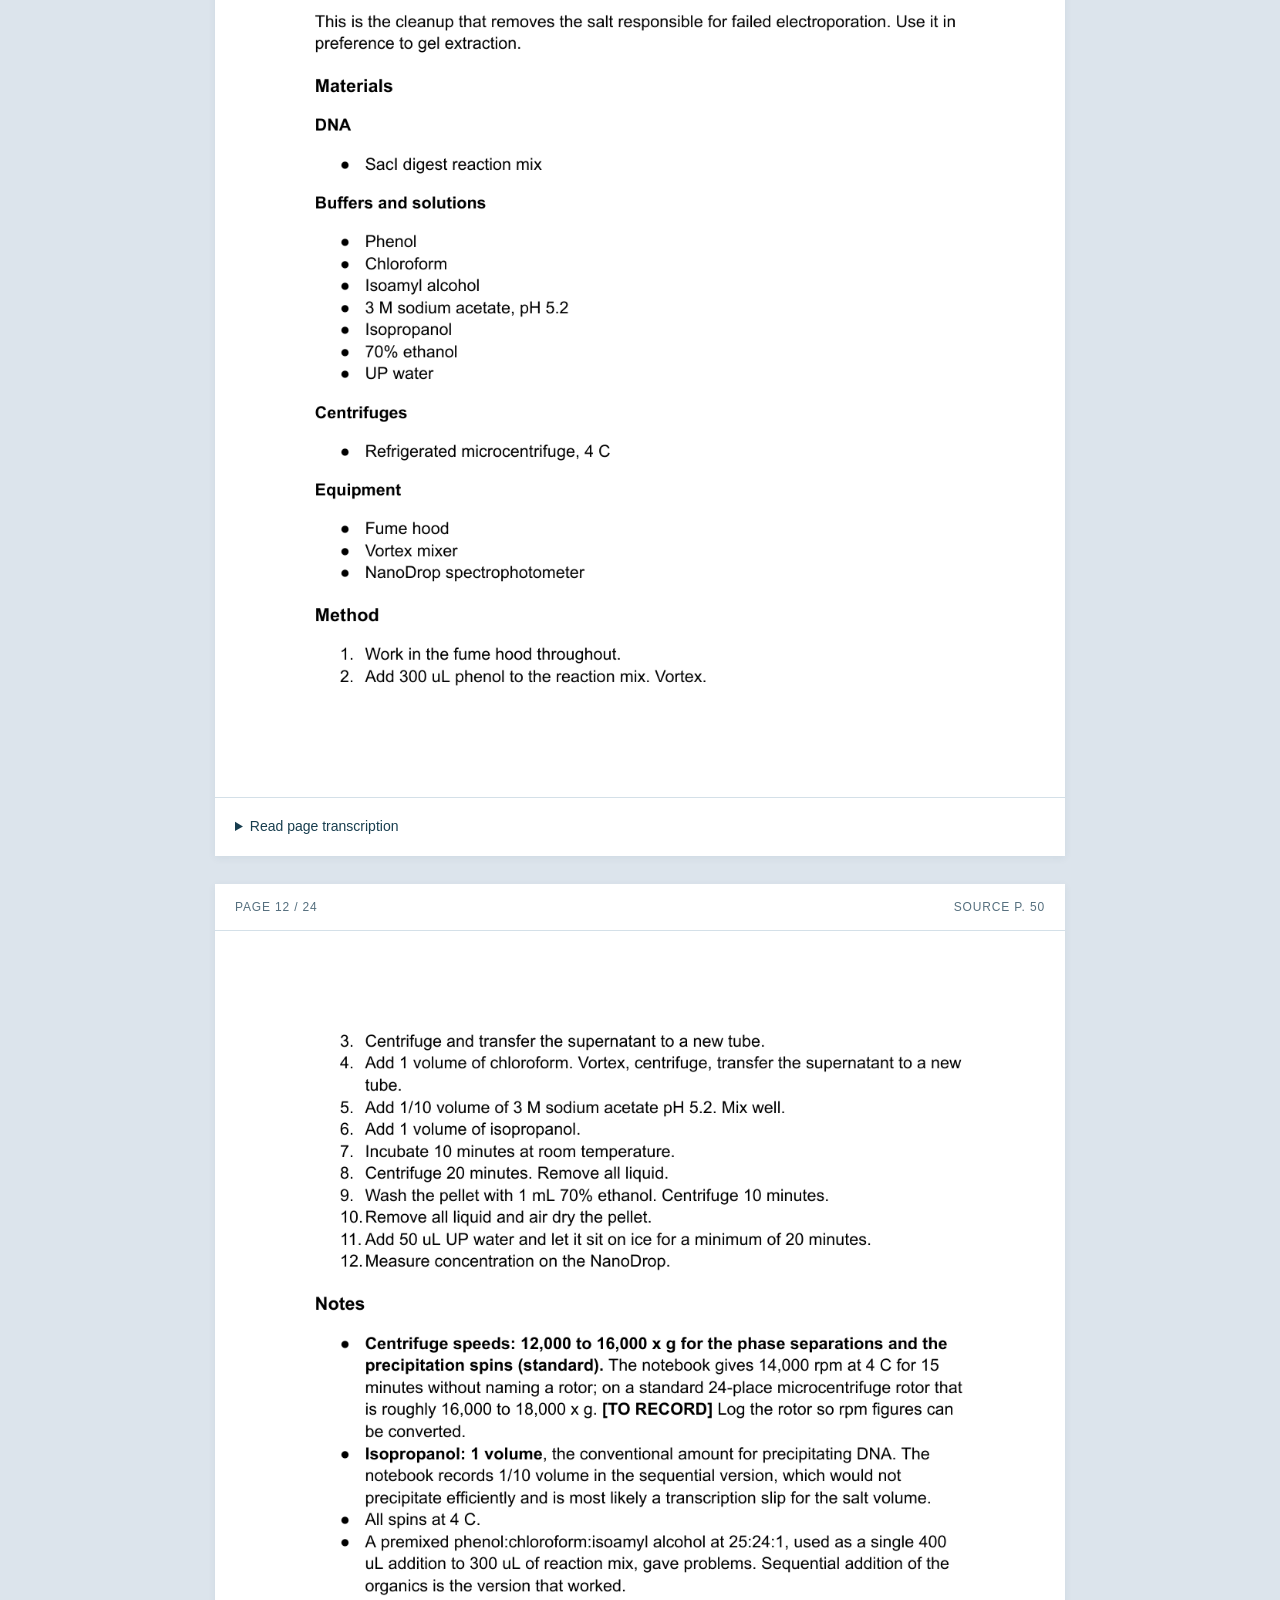
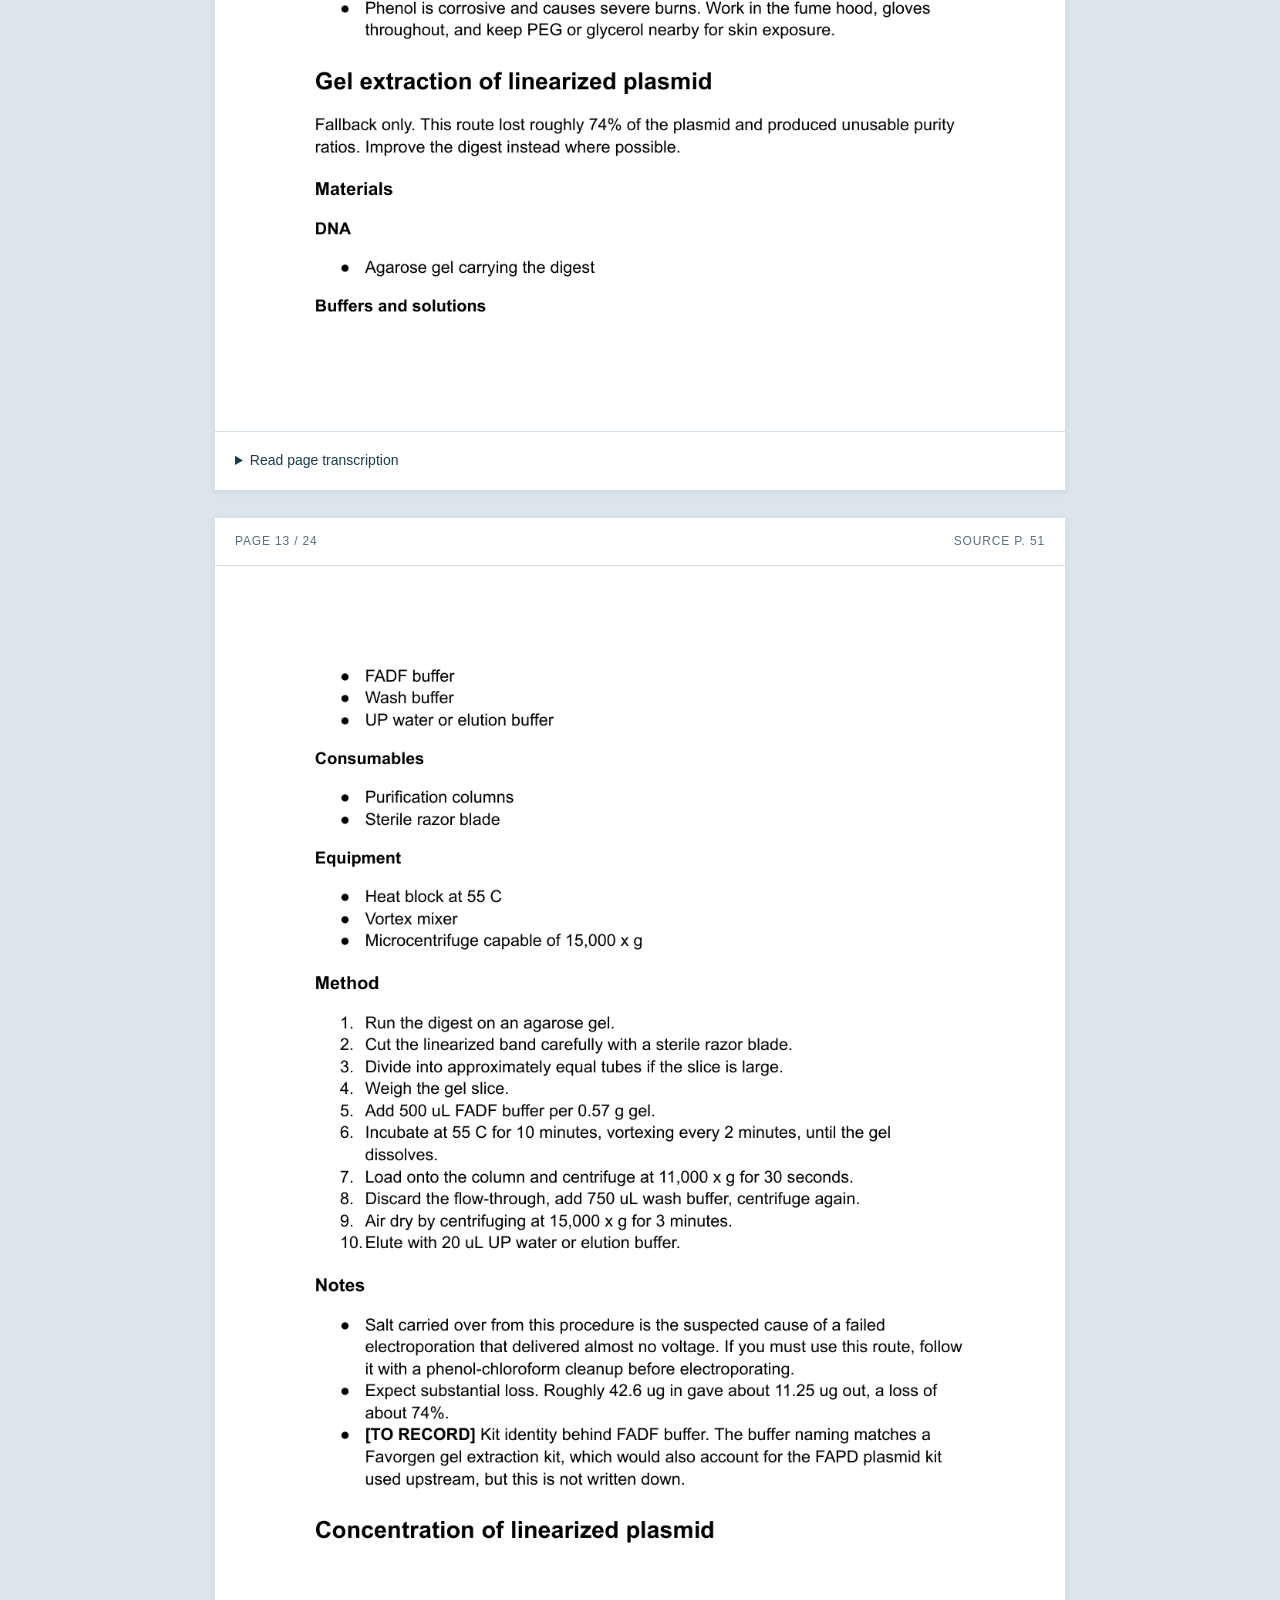
<file: notebook.html>
<!DOCTYPE html>
<html lang="en">
  <head>
    <meta charset="utf-8">
    <meta name="viewport" content="width=device-width, initial-scale=1">
    <meta name="theme-color" content="#075473">
    <meta name="description" content="MELANIFY explores a biological pathway from PET plastic waste to allomelanin. Discover our engineering, research and community work.">
    <title>Pichia pastoris notebook | MELANIFY</title>
    <link rel="icon" type="image/svg+xml" href="assets/favicon.svg">
    <link rel="stylesheet" href="styles.css">
    <script src="script.js" defer=""></script>

    <style>

   /* GLOBAL BOX SIZING */


*,
*::before,
*::after {
  box-sizing: border-box;
}


   /* NAVIGATION INDICATORS */

.nav-indicator {
  display: inline-flex;
  align-items: center;
  justify-content: center;
  width: 16px;
  height: 16px;
  min-width: 16px;
  flex: 0 0 16px;
  background-color: #f28c28;
  border-radius: 2px;
}


   /* BRAND / LOGO */

.brand {
  display: inline-flex;
  align-items: center;
  gap: 8px;
  min-width: 0;
  max-width: 100%;
}

.brand-logo {
  display: block;
  width: 80px;
  height: 80px;
  max-width: 100%;
  flex: 0 0 auto;
  object-fit: contain;
  margin: 0;
}


   /* MAIN TAB INDICATOR */


.nav-main::before {
  content: "";
  display: block;
  width: 6px;
  height: 6px;
  background-color: #ffffff;
  border-radius: 50%;
}


   /* DROPDOWN INDICATOR */


.nav-dropdown-icon::before {
  content: "";
  display: block;
  width: 6px;
  height: 6px;
  border-right: 1.5px solid #ffffff;
  border-bottom: 1.5px solid #ffffff;
  transform: translateY(-2px) rotate(45deg);
}


   /* NAVIGATION LAYOUT */


#main-nav {
  display: flex;
  align-items: center;
  flex-wrap: wrap;
  gap: 8px 12px;
  max-width: 100%;
}

#main-nav > a.main-tab,
#main-nav .nav-group > summary {
  display: inline-flex;
  align-items: center;
  gap: 8px;
  min-width: 0;
  max-width: 100%;
  line-height: 1.5;
}

/* Main navigation links */

#main-nav > a {
  overflow-wrap: anywhere;
}

   /* SECTION HEADING */


.story-section .section-heading h2 {
  width: 100%;
  max-width: 800px;
  margin: 0 auto 16px;
  font-size: clamp(28px, 3.2vw, 42px);
  line-height: 1.2;
  text-align: center;
  white-space: normal;
  overflow-wrap: break-word;
  text-wrap: balance;
}


   /* TABLET RESPONSIVE */


@media (max-width: 900px) {
  .brand-logo {
    width: 36px;
    height: 36px;
  }

  #main-nav {
    gap: 8px 10px;
  }

  #main-nav > a.main-tab,
  #main-nav .nav-group > summary {
    gap: 6px;
    font-size: 14px;
  }

  .story-section .section-heading h2 {
    font-size: clamp(27px, 4vw, 36px);
  }
}


   /* MOBILE RESPONSIVE */


@media (max-width: 600px) {
  .brand {
    gap: 6px;
  }

  .brand-logo {
    width: 32px;
    height: 32px;
  }

  #main-nav {
    width: 100%;
    gap: 8px;
  }

  #main-nav > a.main-tab,
  #main-nav .nav-group > summary {
    font-size: 13px;
    gap: 6px;
  }

  #main-nav > a::before,
  #main-nav .nav-group > summary::before {
    width: 14px;
    height: 14px;
    min-width: 14px;
    flex-basis: 14px;
  }

  #main-nav .nav-group > summary::before {
    background-size: 11px;
  }

  .story-section .section-heading h2 {
    width: 100%;
    font-size: clamp(26px, 6.5vw, 34px);
    line-height: 1.25;
    text-align: left;
    white-space: normal;
    text-wrap: wrap;
  }
}


   /* SMALL MOBILE */


@media (max-width: 360px) {
  .brand-logo {
    width: 28px;
    height: 28px;
  }

  #main-nav {
    gap: 6px;
  }

  #main-nav > a.main-tab,
  #main-nav .nav-group > summary {
    font-size: 12px;
  }

  .story-section .section-heading h2 {
    font-size: 26px;
  }
}


   /* REDUCED MOTION ACCESSIBILITY */


@media (prefers-reduced-motion: reduce) {
  *,
  *::before,
  *::after {
    scroll-behavior: auto !important;
    animation-duration: 0.01ms !important;
    animation-iteration-count: 1 !important;
    transition-duration: 0.01ms !important;
  }
}
</style>
  </head>
  <body data-page="notebook">
    <a class="skip-link" href="#main">Skip to content</a>
    <main id="main" class="notebook-document">
    

       <header class="site-header">

  <div class="header-inner">

    <!-- Logo Image -->
    <a class="brand" href="index.html" aria-label="MELANIFY home">
        <!-- <span>MELANIFY<span class="brand-period">.</span></span> -->
      <img src="logo-removebg-preview.png" alt="MELANIFY Logo" class="brand-logo">
    </a>

    
    <button class="menu-toggle" aria-expanded="false" aria-controls="main-nav">
      <span></span>
      <span></span>
      <span class="sr-only">Toggle navigation</span>
    </button>

    <nav id="main-nav" aria-label="Main navigation">

      <!-- Home -->
      <a href="index.html" aria-current="page">Home</a>

      <!-- Project -->
      <details class="nav-group">
        <summary>Project<span class="chevron"></span></summary>
        <div class="nav-dropdown">
          <a href="description.html">Description: Problem Breakdown</a>
          <a href="proposed-pathway.html">Proposed Pathway</a>
        </div>
      </details>

      <!-- Wet Lab -->
      <details class="nav-group">
        <summary>Wet Lab<span class="chevron"></span></summary>
        <div class="nav-dropdown">
          <a href="engineering.html">Engineering</a>
          <a href="results.html">Results</a>
          <a href="protocols.html">Protocols &amp; Notebook</a>
          <a href="safety.html">Safety</a>
        </div>
      </details>

      <!-- Beyond the Lab -->
      <details class="nav-group">
        <summary>Beyond the Lab<span class="chevron"></span></summary>
        <div class="nav-dropdown">
          <a href="human-practices.html">Integrated Human Practices</a>
          <a href="education.html">Education</a>
          <a href="entrepreneurship.html">Entrepreneurship</a>
        </div>
      </details>

      <!-- Team -->
      <details class="nav-group">
        <summary>Team<span class="chevron"></span></summary>
        <div class="nav-dropdown">
          <a href="members.html">Members</a>
          <a href="attributions.html">Attributions</a>
        </div>
      </details>

    </nav>

   
  </div>

  <div class="reading-progress" aria-hidden="true"></div>

</header>
      <section class="notebook-page" aria-label="Notebook page 1">
        <div class="notebook-page-label">
          <span>PAGE 01 / 24</span>
          <span>SOURCE P. 39</span>
        </div>
        <img src="assets/protocol-page-39.png" alt="Protocol notebook page 1; a text transcription is available below" width="1102" height="1426" loading="eager">
        <details class="page-transcription">
          <summary>Read page transcription</summary>
          <div>
            <h3 id="pichia-pastoris-protocol" class="">Pichia pastoris Protocol</h3>
            <p>Wet lab protocols for the MELANIFY HotPETase expression line in Pichia pastoris. Values are tagged by source: (notebook) recorded by the team, (manual) from the Pichia Expression Kit User Guide with page number, (standard) conventional practice where neither source gives a figure. Anything still marked [TO RECORD] has to be captured from the instrument or the bench before it can be stated.</p>
            <p>Compiled Oct 7, 2026 · @Lambert</p>
            <h2 id="media-and-solutions" class="">Media and solutions</h2>
            <p>YPD broth and plates</p>
            <p>Composition</p>
            <p>● 1% yeast extract ● 2% peptone ● 2% dextrose ● 2% agar, for plates only</p>
            <p>Method (1 L)</p>
            <p>1. Dissolve 10 g yeast extract and 20 g peptone in 900 mL water. 2. Autoclave 20 minutes on liquid cycle. 3. Add 100 mL of 10x D (20% dextrose) after autoclaving. 4. Store liquid medium at room temperature. Store slants and plates at 4 C. Shelf life several months.</p>
            <p>Method (300 mL, yields 10 plates)</p>
            <p>1. Combine 270 mL DI water and 30 mL dextrose. 2. Add 6 g peptone, 3 g yeast extract and 6 g agar. 3. Autoclave and pour.</p>
            <p>YPD + G418 plates</p>
            <p>Composition (600 mL, yields 25 plates)</p>
          </div>
        </details>
      </section>
      <section class="notebook-page" aria-label="Notebook page 2">
        <div class="notebook-page-label">
          <span>PAGE 02 / 24</span>
          <span>SOURCE P. 40</span>
        </div>
        <img src="assets/protocol-page-40.png" alt="Protocol notebook page 2; a text transcription is available below" width="1102" height="1426" loading="lazy">
        <details class="page-transcription">
          <summary>Read page transcription</summary>
          <div>
            <p>Compone</p>
            <p>Amount</p>
            <p>nt</p>
            <p>Yeast extract</p>
            <p>6 g</p>
            <p>Peptone 12 g</p>
            <p>UP water 540 mL</p>
            <p>Agar 12 g</p>
            <p>Dextrose 6 mL, added after autoclaving</p>
            <p>G418 1 mL</p>
            <p>Method</p>
            <p>1. Combine yeast extract, peptone, water and agar. 2. Autoclave. 3. Cool, then add dextrose and G418. 4. Pour plates. Final G418 concentration 1 mg/mL.</p>
            <p>G418 stock: 50 mg/mL (manual, p.66). At that stock, 1 mL in 600 mL YPD gives 0.083 mg/mL, not the 1 mg/mL the notebook states as final. The two figures cannot both be right. The manual's chart for 250 mL YPD is below; scale it to your pour volume and record which you used.</p>
          </div>
        </details>
      </section>
      <section class="notebook-page" aria-label="Notebook page 3">
        <div class="notebook-page-label">
          <span>PAGE 03 / 24</span>
          <span>SOURCE P. 41</span>
        </div>
        <img src="assets/protocol-page-41.png" alt="Protocol notebook page 3; a text transcription is available below" width="1102" height="1426" loading="lazy">
        <details class="page-transcription">
          <summary>Read page transcription</summary>
          <div>
            <p>Final G418</p>
            <p>mL of 50 mg/mL stock per 250 mL</p>
            <p>(mg/mL)</p>
            <p>YPD</p>
            <p>0.25 1.25</p>
            <p>0.50 2.5</p>
            <p>0.75 3.75</p>
            <p>1.00 5.0</p>
            <p>1.50 7.5</p>
            <p>1.75 8.75</p>
            <p>2.00 10.0</p>
            <p>3.00 15.0</p>
            <p>4.00 20.0</p>
            <p>For 600 mL at 1 mg/mL final, use 12 mL of 50 mg/mL stock.</p>
            <p>Method (manual, p.66)</p>
            <p>1. Combine 2.5 g yeast extract, 5 g peptone and 5 g agar in 225 mL deionized water, for 250 mL. 2. Autoclave 20 minutes on liquid cycle.</p>
          </div>
        </details>
      </section>
      <section class="notebook-page" aria-label="Notebook page 4">
        <div class="notebook-page-label">
          <span>PAGE 04 / 24</span>
          <span>SOURCE P. 42</span>
        </div>
        <img src="assets/protocol-page-42.png" alt="Protocol notebook page 4; a text transcription is available below" width="1102" height="1426" loading="lazy">
        <details class="page-transcription">
          <summary>Read page transcription</summary>
          <div>
            <p>3. Add 25 mL of 10x D and mix well. 4. Cool to 55 to 60 C, then add the G418 stock. Also pour several YPD plates without G418 as controls. 5. Mix by swirling, minimising bubbles. 6. Pour into 10 cm Petri plates. Harden, invert, store bagged at 4 C. Stable at least 6 months.</p>
            <p>MD plates</p>
            <p>Composition (100 mL)</p>
            <p>Component Amoun</p>
            <p>t</p>
            <p>DI water 80 mL</p>
            <p>Agarose powder</p>
            <p>1.5 g</p>
            <p>10x YNB 10 mL</p>
            <p>500x biotin 0.2 mL</p>
            <p>10x dextrose 10 mL</p>
            <p>Method</p>
            <p>1. Autoclave water and agarose. 2. Cool, then add filter-sterilised YNB, biotin and dextrose. 3. Pour plates. 4. Dry plates in the clean bench for about 30 minutes before use in transformation.</p>
            <p>Stock solutions</p>
          </div>
        </details>
      </section>
      <section class="notebook-page" aria-label="Notebook page 5">
        <div class="notebook-page-label">
          <span>PAGE 05 / 24</span>
          <span>SOURCE P. 43</span>
        </div>
        <img src="assets/protocol-page-43.png" alt="Protocol notebook page 5; a text transcription is available below" width="1102" height="1426" loading="lazy">
        <details class="page-transcription">
          <summary>Read page transcription</summary>
          <div>
            <p>Stock Preparation</p>
            <p>10x YNB 1.34 g YNB in 10 mL water, heat stirred at 100 C, filter sterilised through 0.45 um</p>
            <p>500x biotin 0.02% biotin</p>
            <p>10x dextrose</p>
            <p>20% dextrose</p>
            <p>10x D 20% dextrose</p>
            <p>1 M sorbitol</p>
            <p>Pre-cool to 4 C before use</p>
            <p>BMGY and BMMY</p>
            <p>Buffered complex media for the induction time course. Composition from the manual, p.69.</p>
            <p>Composition (1 L each)</p>
            <p>● 1% yeast extract ● 2% peptone ● 100 mM potassium phosphate, pH 6.0 ● 1.34% YNB ● 4 x 10^-5 % biotin ● 1% glycerol (BMGY) or 0.5% methanol (BMMY)</p>
            <p>Method</p>
            <p>1. Dissolve 10 g yeast extract and 20 g peptone in 700 mL water. 2. Autoclave 20 minutes on liquid cycle. 3. Cool to room temperature, then add and mix well:</p>
          </div>
        </details>
      </section>
      <section class="notebook-page" aria-label="Notebook page 6">
        <div class="notebook-page-label">
          <span>PAGE 06 / 24</span>
          <span>SOURCE P. 44</span>
        </div>
        <img src="assets/protocol-page-44.png" alt="Protocol notebook page 6; a text transcription is available below" width="1102" height="1426" loading="lazy">
        <details class="page-transcription">
          <summary>Read page transcription</summary>
          <div>
            <p>○ 100 mL of 1 M potassium phosphate buffer, pH 6.0 ○ 100 mL 10x YNB ○ 2 mL 500x B ○ 100 mL 10x GY 4. For BMMY, add 100 mL of 10x M instead of the glycerol. 5. Store at 4 C. Shelf life approximately two months.</p>
            <p>Additional stocks required</p>
            <p>Stock Preparation (manual, pp.64 to 65)</p>
            <p>10x GY (10% glycerol)</p>
            <p>100 mL glycerol in 900 mL water. Filter or autoclave.</p>
            <p>10x M (5% methanol)</p>
            <p>5 mL methanol in 95 mL water. Filter sterilise. Store at 4 C, shelf life about two months.</p>
            <p>1 M potassium phosphate, pH 6.0</p>
            <p>132 mL of 1 M K2HPO4 plus 868 mL of 1 M KH2PO4. Confirm pH 6.0 plus or minus 0.1, adjusting with phosphoric acid or KOH. Autoclave.</p>
            <h3 id="plasmid-extraction-fapd-column-kit" class="">Plasmid extraction (FAPD column kit)</h3>
            <p>Materials</p>
            <p>Cells</p>
            <p>● 1 to 10 mL well-grown overnight E. coli culture carrying pPIC9K HotPETase</p>
            <p>Buffers and solutions</p>
            <p>● FAPD1 Buffer, with RNase A added ● FAPD2 Buffer ● FAPD3 Buffer ● W1 Buffer ● Wash Buffer</p>
          </div>
        </details>
      </section>
      <section class="notebook-page" aria-label="Notebook page 7">
        <div class="notebook-page-label">
          <span>PAGE 07 / 24</span>
          <span>SOURCE P. 45</span>
        </div>
        <img src="assets/protocol-page-45.png" alt="Protocol notebook page 7; a text transcription is available below" width="1102" height="1426" loading="lazy">
        <details class="page-transcription">
          <summary>Read page transcription</summary>
          <div>
            <p>● Elution Buffer or ddH2O</p>
            <p>Consumables</p>
            <p>● FAPD columns and collection tubes ● 1.5 mL microcentrifuge tubes</p>
            <p>Centrifuges</p>
            <p>● Microcentrifuge capable of 11,000 x g and 18,000 x g</p>
            <p>Method</p>
            <p>1. Transfer 1 to 10 mL of well-grown bacterial culture to a centrifuge tube. 2. Centrifuge at 11,000 x g for 1 minute to pellet the cells. Discard the supernatant completely. 3. Add 200 uL FAPD1 Buffer to the pellet and resuspend completely by pipetting. Confirm RNase A has been added to FAPD1 Buffer on first use. No cell pellet should be visible after resuspension. 4. Add 200 uL FAPD2 Buffer and gently invert the tube 5 to 10 times. Incubate at room temperature for 2 to 5 minutes to lyse the cells. Do not vortex, which may shear genomic DNA. Do not incubate longer than 5 minutes. 5. Add 300 uL FAPD3 Buffer and invert 5 to 10 times immediately to neutralise the lysate. Inverting immediately avoids asymmetric precipitation. 6. Centrifuge at 18,000 x g for 5 minutes to clarify the lysate. During this spin, place a FAPD Column in a collection tube. 7. Transfer the supernatant carefully to the column and centrifuge at 11,000 x g for 30 seconds. Discard the flow-through and return the column to the collection tube. 8. Add 400 uL W1 Buffer and centrifuge at 11,000 x g for 30 seconds. Discard the flow-through and return the column. 9. Add 700 uL Wash Buffer and centrifuge at 11,000 x g for 30 seconds. Discard the flow-through and return the column. 10.Centrifuge at 18,000 x g for a further 3 minutes to dry the column. Residual liquid must be removed thoroughly. 11.Place the column in a new 1.5 mL microcentrifuge tube. 12.Add 50 to 100 uL Elution Buffer or ddH2O to the membrane centre. Dispense onto the centre and let it absorb completely. Stand the column for 1 minute. 13.Centrifuge at full speed for 1 minute. 14.Store the plasmid at minus 20 C.</p>
            <p>Notes</p>
          </div>
        </details>
      </section>
      <section class="notebook-page" aria-label="Notebook page 8">
        <div class="notebook-page-label">
          <span>PAGE 08 / 24</span>
          <span>SOURCE P. 46</span>
        </div>
        <img src="assets/protocol-page-46.png" alt="Protocol notebook page 8; a text transcription is available below" width="1102" height="1426" loading="lazy">
        <details class="page-transcription">
          <summary>Read page transcription</summary>
          <div>
            <p>● Belongs on the E. coli page, kept here because it feeds directly into linearization. ● Buffer naming matches a Favorgen FavorPrep plasmid extraction kit. [TO RECORD] Confirm the kit and catalogue number; the line naming it is corrupted in the source notebook. ● [TO RECORD] Host E. coli strain. The notebook records CaCl2 competent cells and ampicillin selection but never names the strain.</p>
            <h3 id="plasmid-linearization-for-p-pastoris-transformation-with" class="">Plasmid linearization for P. pastoris transformation with</h3>
            <h3 id="saci-endonuclease" class="">SacI endonuclease</h3>
            <p>Materials</p>
            <p>DNA</p>
            <p>● pPIC9K HotPETase, column-purified</p>
            <p>Enzymes and buffers</p>
            <p>● SacI restriction endonuclease ● 10x restriction buffer ● UP water</p>
            <p>Equipment</p>
            <p>● Incubator or heat block ● NanoDrop spectrophotometer</p>
            <p>Method</p>
            <p>1. Quantify the purified plasmid on the NanoDrop before setting up the digest. 2. Assemble the reaction. Scale enzyme with DNA mass; do not reuse a volume that worked at smaller scale. 3. Mix gently and incubate. 4. Check completeness on an agarose gel before proceeding to any downstream step. 5. If the digest is incomplete, add more enzyme and extend the incubation rather than proceeding. 6. Purify the completed digest by phenol-chloroform extraction and ethanol precipitation.</p>
            <p>Reaction setup</p>
          </div>
        </details>
      </section>
      <section class="notebook-page" aria-label="Notebook page 9">
        <div class="notebook-page-label">
          <span>PAGE 09 / 24</span>
          <span>SOURCE P. 47</span>
        </div>
        <img src="assets/protocol-page-47.png" alt="Protocol notebook page 9; a text transcription is available below" width="1102" height="1426" loading="lazy">
        <details class="page-transcription">
          <summary>Read page transcription</summary>
          <div>
            <p>The working condition, scaled for 70 ug plasmid in a 300 uL reaction:</p>
            <p>Component Volum</p>
            <p>e</p>
            <p>Plasmid (70 ug)</p>
            <p>243 uL</p>
            <p>10x Buffer 30 uL</p>
            <p>SacI 17 uL</p>
            <p>UP water 10 uL</p>
            <p>Total 300 uL</p>
            <p>Notes</p>
            <p>● Incubation: 37 C (standard for SacI). Overnight for large-scale digests, 1 to 2 hours for analytical checks. [TO RECORD] Confirm against your enzyme's datasheet. ● Enzyme loading: 5 to 10 units per ug DNA (standard). At a typical 10 U/uL stock, 17 uL for 70 ug is about 2.4 U/ug, which is on the low side but worked once cleanup was improved. Reactions using 2 uL for 20 ug (about 1 U/ug) did not go to completion. ● [TO RECORD] SacI supplier and unit concentration, so these volumes can be converted to units. ● Why SacI. SacI-linearized constructs favour recombination at the his4 or AOX1 loci, leaving an intact AOX1 gene, so GS115 transformants from this route are expected to be Mut+ (manual, p.43). ● Always digest the empty parent vector in parallel as a comparison.</p>
          </div>
        </details>
      </section>
      <section class="notebook-page" aria-label="Notebook page 10">
        <div class="notebook-page-label">
          <span>PAGE 10 / 24</span>
          <span>SOURCE P. 48</span>
        </div>
        <img src="assets/protocol-page-48.png" alt="Protocol notebook page 10; a text transcription is available below" width="1102" height="1426" loading="lazy">
        <details class="page-transcription">
          <summary>Read page transcription</summary>
          <div>
            <h3 id="linearization-check-by-agarose-gel-electrophoresis" class="">Linearization check by agarose gel electrophoresis</h3>
            <p>Materials</p>
            <p>DNA</p>
            <p>● Digested plasmid ● Uncut plasmid, as comparison</p>
            <p>Reagents</p>
            <p>● Loading dye ● Agarose</p>
            <p>Equipment</p>
            <p>● Agarose gel electrophoresis rig</p>
            <p>Method</p>
            <p>1. Mix the digested plasmid with loading dye at roughly 1 part dye to 5 parts sample. 2. Load alongside uncut plasmid. 3. Run the gel. 4. Read the result before committing the material to any downstream step.</p>
            <p>Interpretation</p>
            <p>Result Reading</p>
            <p>One band, no supercoiled or nicked species</p>
            <p>Completely linearized, proceed</p>
            <p>More than one band Incomplete, do not proceed</p>
            <p>Notes</p>
          </div>
        </details>
      </section>
      <section class="notebook-page" aria-label="Notebook page 11">
        <div class="notebook-page-label">
          <span>PAGE 11 / 24</span>
          <span>SOURCE P. 49</span>
        </div>
        <img src="assets/protocol-page-49.png" alt="Protocol notebook page 11; a text transcription is available below" width="1102" height="1426" loading="lazy">
        <details class="page-transcription">
          <summary>Read page transcription</summary>
          <div>
            <p>● Gel: 0.8% agarose in 1x TAE, run at 100 V for 30 to 45 minutes (standard) for a plasmid of roughly 10 kb. [TO RECORD] Confirm what your rig actually ran at. ● Run this after every digest. Three digests were carried forward before this check caught that they had failed. ● Load a size marker covering 10 kb alongside the samples.</p>
            <h3 id="purification-of-linearized-plasmid-by-phenol-chloroform" class="">Purification of linearized plasmid by phenol-chloroform</h3>
            <h3 id="extraction-and-ethanol-precipitation" class="">extraction and ethanol precipitation</h3>
            <p>This is the cleanup that removes the salt responsible for failed electroporation. Use it in preference to gel extraction.</p>
            <p>Materials</p>
            <p>DNA</p>
            <p>● SacI digest reaction mix</p>
            <p>Buffers and solutions</p>
            <p>● Phenol ● Chloroform ● Isoamyl alcohol ● 3 M sodium acetate, pH 5.2 ● Isopropanol ● 70% ethanol ● UP water</p>
            <p>Centrifuges</p>
            <p>● Refrigerated microcentrifuge, 4 C</p>
            <p>Equipment</p>
            <p>● Fume hood ● Vortex mixer ● NanoDrop spectrophotometer</p>
            <p>Method</p>
            <p>1. Work in the fume hood throughout. 2. Add 300 uL phenol to the reaction mix. Vortex.</p>
          </div>
        </details>
      </section>
      <section class="notebook-page" aria-label="Notebook page 12">
        <div class="notebook-page-label">
          <span>PAGE 12 / 24</span>
          <span>SOURCE P. 50</span>
        </div>
        <img src="assets/protocol-page-50.png" alt="Protocol notebook page 12; a text transcription is available below" width="1102" height="1426" loading="lazy">
        <details class="page-transcription">
          <summary>Read page transcription</summary>
          <div>
            <p>3. Centrifuge and transfer the supernatant to a new tube. 4. Add 1 volume of chloroform. Vortex, centrifuge, transfer the supernatant to a new tube. 5. Add 1/10 volume of 3 M sodium acetate pH 5.2. Mix well. 6. Add 1 volume of isopropanol. 7. Incubate 10 minutes at room temperature. 8. Centrifuge 20 minutes. Remove all liquid. 9. Wash the pellet with 1 mL 70% ethanol. Centrifuge 10 minutes. 10.Remove all liquid and air dry the pellet. 11.Add 50 uL UP water and let it sit on ice for a minimum of 20 minutes. 12.Measure concentration on the NanoDrop.</p>
            <p>Notes</p>
            <p>● Centrifuge speeds: 12,000 to 16,000 x g for the phase separations and the precipitation spins (standard). The notebook gives 14,000 rpm at 4 C for 15 minutes without naming a rotor; on a standard 24-place microcentrifuge rotor that is roughly 16,000 to 18,000 x g. [TO RECORD] Log the rotor so rpm figures can be converted. ● Isopropanol: 1 volume, the conventional amount for precipitating DNA. The notebook records 1/10 volume in the sequential version, which would not precipitate efficiently and is most likely a transcription slip for the salt volume. ● All spins at 4 C. ● A premixed phenol:chloroform:isoamyl alcohol at 25:24:1, used as a single 400 uL addition to 300 uL of reaction mix, gave problems. Sequential addition of the organics is the version that worked. ● Phenol is corrosive and causes severe burns. Work in the fume hood, gloves throughout, and keep PEG or glycerol nearby for skin exposure.</p>
            <h3 id="gel-extraction-of-linearized-plasmid" class="">Gel extraction of linearized plasmid</h3>
            <p>Fallback only. This route lost roughly 74% of the plasmid and produced unusable purity ratios. Improve the digest instead where possible.</p>
            <p>Materials</p>
            <p>DNA</p>
            <p>● Agarose gel carrying the digest</p>
            <p>Buffers and solutions</p>
          </div>
        </details>
      </section>
      <section class="notebook-page" aria-label="Notebook page 13">
        <div class="notebook-page-label">
          <span>PAGE 13 / 24</span>
          <span>SOURCE P. 51</span>
        </div>
        <img src="assets/protocol-page-51.png" alt="Protocol notebook page 13; a text transcription is available below" width="1102" height="1426" loading="lazy">
        <details class="page-transcription">
          <summary>Read page transcription</summary>
          <div>
            <p>● FADF buffer ● Wash buffer ● UP water or elution buffer</p>
            <p>Consumables</p>
            <p>● Purification columns ● Sterile razor blade</p>
            <p>Equipment</p>
            <p>● Heat block at 55 C ● Vortex mixer ● Microcentrifuge capable of 15,000 x g</p>
            <p>Method</p>
            <p>1. Run the digest on an agarose gel. 2. Cut the linearized band carefully with a sterile razor blade. 3. Divide into approximately equal tubes if the slice is large. 4. Weigh the gel slice. 5. Add 500 uL FADF buffer per 0.57 g gel. 6. Incubate at 55 C for 10 minutes, vortexing every 2 minutes, until the gel dissolves. 7. Load onto the column and centrifuge at 11,000 x g for 30 seconds. 8. Discard the flow-through, add 750 uL wash buffer, centrifuge again. 9. Air dry by centrifuging at 15,000 x g for 3 minutes. 10.Elute with 20 uL UP water or elution buffer.</p>
            <p>Notes</p>
            <p>● Salt carried over from this procedure is the suspected cause of a failed electroporation that delivered almost no voltage. If you must use this route, follow it with a phenol-chloroform cleanup before electroporating. ● Expect substantial loss. Roughly 42.6 ug in gave about 11.25 ug out, a loss of about 74%. ● [TO RECORD] Kit identity behind FADF buffer. The buffer naming matches a Favorgen gel extraction kit, which would also account for the FAPD plasmid kit used upstream, but this is not written down.</p>
            <h3 id="concentration-of-linearized-plasmid" class="">Concentration of linearized plasmid</h3>
          </div>
        </details>
      </section>
      <section class="notebook-page" aria-label="Notebook page 14">
        <div class="notebook-page-label">
          <span>PAGE 14 / 24</span>
          <span>SOURCE P. 52</span>
        </div>
        <img src="assets/protocol-page-52.png" alt="Protocol notebook page 14; a text transcription is available below" width="1102" height="1426" loading="lazy">
        <details class="page-transcription">
          <summary>Read page transcription</summary>
          <div>
            <p>Electroporation requires a small volume at high concentration.</p>
            <p>Materials</p>
            <p>DNA</p>
            <p>● Purified, linearized plasmid</p>
            <p>Equipment</p>
            <p>● Heat block at 80 C ● NanoDrop spectrophotometer</p>
            <p>Method</p>
            <p>1. Incubate the purified plasmid at approximately 80 C for 30 minutes with the tube cap open, allowing water to evaporate. 2. Dilute 0.5 uL of the concentrated plasmid with 1.5 uL UP water, a 4-fold dilution. 3. Measure on the NanoDrop. 4. Multiply the reading by 4 to obtain the true concentration.</p>
            <p>Worked example</p>
            <p>477.8 ng/uL measured on the 4-fold dilution gives 1.9 ug/uL, so 3 uL delivers 5.7 ug.</p>
            <p>Notes</p>
            <p>● Holding DNA at 80 C with the cap open risks degradation and contamination. A vacuum concentrator at 30 to 45 C, or a silica column elution into a smaller volume, is the preferred route (standard). Use the 80 C method only if neither is available. ● Run a gel and re-check A260/A280 after concentrating, to confirm the DNA survived intact. ● Target concentration for electroporation: enough to deliver 5 to 20 ug in 5 to 10 uL, so roughly 1 to 2 ug/uL (manual, p.77). ● Record the stock volume alongside every total-yield figure. One entry gives a total of 16.81 ug that only follows if the volume was 10 uL, which is not written down.</p>
            <h3 id="competent-cell-preparation-of-p-pastoris" class="">Competent cell preparation of P. pastoris</h3>
          </div>
        </details>
      </section>
      <section class="notebook-page" aria-label="Notebook page 15">
        <div class="notebook-page-label">
          <span>PAGE 15 / 24</span>
          <span>SOURCE P. 53</span>
        </div>
        <img src="assets/protocol-page-53.png" alt="Protocol notebook page 15; a text transcription is available below" width="1102" height="1426" loading="lazy">
        <details class="page-transcription">
          <summary>Read page transcription</summary>
          <div>
            <p>Procedure from the kit manual, p.77. The notebook refers to an external archive without writing the steps out, so the manual version is given here. If your archive copy differs, the archive wins and this should be replaced.</p>
            <p>Materials</p>
            <p>Cells</p>
            <p>● P. pastoris, streaked for single colonies</p>
            <p>Buffers and solutions</p>
            <p>● Ice-cold sterile water ● 1 M sorbitol, ice cold</p>
            <p>Media</p>
            <p>● YPD, 5 mL and 500 mL</p>
            <p>Centrifuges</p>
            <p>● Refrigerated centrifuge taking 500 mL bottles, 1,500 x g at 4 C</p>
            <p>Equipment</p>
            <p>● 50 mL conical tube ● 2 L baffled flask ● 30 C shaking incubator ● Spectrophotometer</p>
            <p>Method</p>
            <p>1. Grow 5 mL of P. pastoris in YPD in a 50 mL conical at 30 C overnight. 2. Inoculate 500 mL of fresh YPD in a 2 L flask with 0.1 to 0.5 mL of the overnight culture. Grow overnight again to OD600 1.3 to 1.5. 3. Centrifuge the cells at 1,500 x g for 5 minutes at 4 C. Resuspend the pellet in 500 mL of ice-cold sterile water. 4. Centrifuge as in step 3 and resuspend in 250 mL of ice-cold sterile water. 5. Centrifuge as in step 3 and resuspend in 20 mL of ice-cold 1 M sorbitol. 6. Centrifuge as in step 3 and resuspend in 1 mL of ice-cold 1 M sorbitol, for a final volume of approximately 1.5 mL.</p>
            <p>Notes</p>
          </div>
        </details>
      </section>
      <section class="notebook-page" aria-label="Notebook page 16">
        <div class="notebook-page-label">
          <span>PAGE 16 / 24</span>
          <span>SOURCE P. 54</span>
        </div>
        <img src="assets/protocol-page-54.png" alt="Protocol notebook page 16; a text transcription is available below" width="1102" height="1426" loading="lazy">
        <details class="page-transcription">
          <summary>Read page transcription</summary>
          <div>
            <p>● Keep everything on ice from step 3 onward and use the cells the same day. ● Cells may be frozen in 80 uL aliquots, but transformation efficiency decreases significantly. ● This yields enough for roughly 18 transformations at 80 uL each.</p>
            <h3 id="transformation-of-p-pastoris-by-electroporation" class="">Transformation of P. pastoris by electroporation</h3>
            <p>Materials</p>
            <p>Cells</p>
            <p>● 80 uL electrocompetent P. pastoris per transformation</p>
            <p>DNA</p>
            <p>● 4 to 5 uL linearized, purified, concentrated pPIC9K HotPETase</p>
            <p>Buffers and solutions</p>
            <p>● 1 M sorbitol, ice cold</p>
            <p>Consumables</p>
            <p>● Electroporation cuvettes, pre-chilled ● Sterile microcentrifuge tubes</p>
            <p>Media</p>
            <p>● MD plates, solid</p>
            <p>Equipment</p>
            <p>● Electroporator ● Laminar flow hood ● Incubator at 30 C</p>
            <p>Method</p>
            <p>1. Dry the MD plates in the laminar flow hood for about 30 minutes before starting. 2. Mix 80 uL competent cells with 4 to 5 uL linearized plasmid. 3. Load the mixture into a pre-chilled cuvette. Make sure there are zero bubbles in the cuvette. 4. Incubate on ice for 5 minutes.</p>
          </div>
        </details>
      </section>
      <section class="notebook-page" aria-label="Notebook page 17">
        <div class="notebook-page-label">
          <span>PAGE 17 / 24</span>
          <span>SOURCE P. 55</span>
        </div>
        <img src="assets/protocol-page-55.png" alt="Protocol notebook page 17; a text transcription is available below" width="1102" height="1426" loading="lazy">
        <details class="page-transcription">
          <summary>Read page transcription</summary>
          <div>
            <p>5. Pulse the cuvette. 6. Immediately add 1 mL ice-cold 1 M sorbitol and transfer the contents to a sterile microcentrifuge tube. 7. Pour and spread 200 uL aliquots onto each MD plate, 5 plates per transformation. 8. Incubate at 30 C until colonies appear, approximately 7 days.</p>
            <p>Notes</p>
            <p>● Pulse settings. The manual defers to the instrument manufacturer's recommended parameters for yeast (manual, p.77). Conventional settings for P. pastoris in a 0.2 cm cuvette are 1.5 to 2.0 kV, 25 uF, 200 ohms, giving a time constant near 5 ms (standard). The notebook's "Electroporation value: 2.0" is consistent with 2.0 kV. [TO RECORD] Confirm the unit against your instrument, and log capacitance, resistance and the measured time constant on every run. ● Cuvette: 0.2 cm gap, pre-chilled (manual, p.77). ● Recovery. The manual plates directly after adding sorbitol, with no recovery incubation (manual, p.77), which matches what the notebook describes. No recovery step is needed before plating on MD. A 1 hour recovery at 30 C would be required only if plating onto a drug-selection plate such as G418. ● A pulse that delivers far below the set value indicates salt in the DNA. Re-precipitate by phenol-chloroform extraction and retry rather than proceeding. ● [TO RECORD] Run a no-DNA control plate to confirm the MD plates are selecting. ● Colonies typically appear in 2 to 4 days at 30 C; the notebook records about 7 days.</p>
            <h3 id="g418-selection-screening-of-his4-transformants" class="">G418 selection screening of His4 transformants</h3>
            <p>Materials</p>
            <p>Cells</p>
            <p>● His4 transformants on MD plates</p>
            <p>Buffers and solutions</p>
            <p>● Sterile water</p>
            <p>Consumables</p>
            <p>● Spreader</p>
          </div>
        </details>
      </section>
      <section class="notebook-page" aria-label="Notebook page 18">
        <div class="notebook-page-label">
          <span>PAGE 18 / 24</span>
          <span>SOURCE P. 56</span>
        </div>
        <img src="assets/protocol-page-56.png" alt="Protocol notebook page 18; a text transcription is available below" width="1102" height="1426" loading="lazy">
        <details class="page-transcription">
          <summary>Read page transcription</summary>
          <div>
            <p>● Falcon tube</p>
            <p>Media</p>
            <p>● YPD + G418 plates, 1 mg/mL final G418</p>
            <p>Equipment</p>
            <p>● Vortex mixer ● Spectrophotometer ● Incubator at 30 C</p>
            <p>Method</p>
            <p>1. Pipette 1 to 2 mL sterile water over the His4 transformants on each plate. 2. Resuspend the transformants into the water using a spreader, running it across the agar without breaking the surface. 3. Transfer and pour the cell suspension into a Falcon tube. 4. Vortex at the lowest setting. 5. Dilute an aliquot and measure OD600 on the spectrophotometer. 6. Calculate cell density using OD600 of 1 equal to 5 x 10^7 cells/mL. Multiply by the dilution factor. 7. Plate onto YPD + G418 at volumes giving the target cell number per plate. 8. Incubate at 30 C and check daily until colonies appear, approximately 7 days.</p>
            <p>Worked example</p>
            <p>● 200 uL cells in 800 uL water, dilution factor 5 ● Reading 1.019, corrected to 5.095, taken as about 5 ● Density 5 x 5 x 10^7 = 2.5 x 10^8 cells/mL in a 7.5 mL suspension</p>
            <p>Volume per</p>
            <p>Approximate</p>
            <p>Plate</p>
            <p>plate</p>
            <p>cells</p>
            <p>s</p>
            <p>500 uL 10^8 8</p>
            <p>300 uL 7.5 x 10^7 16</p>
          </div>
        </details>
      </section>
      <section class="notebook-page" aria-label="Notebook page 19">
        <div class="notebook-page-label">
          <span>PAGE 19 / 24</span>
          <span>SOURCE P. 57</span>
        </div>
        <img src="assets/protocol-page-57.png" alt="Protocol notebook page 19; a text transcription is available below" width="1102" height="1426" loading="lazy">
        <details class="page-transcription">
          <summary>Read page transcription</summary>
          <div>
            <p>Notes</p>
            <p>● Pour G418 plates in YPD. Ammonium sulfate in minimal media interferes with G418. ● Multicopy screening series (manual, p.66). Plate the same transformant pool across the full G418 range rather than a single concentration: 0.25, 0.5, 0.75, 1.0, 1.5, 1.75, 2.0, 3.0 and 4.0 mg/mL. Score the highest concentration each clone grows on. Resistance rises with integrated copy number, so this ranks clones before expression testing. Only 1 mg/mL was used in this project, so no copy-number ranking exists. ● Multiple integration events are reasonably common among His+ transformants. Confirm real copy number by Southern or dot blot (manual, p.85) if the number matters to a claim. ● [TO RECORD] Integration stability. Grow a candidate for roughly 50 generations on non-selective YPD, then replica-plate back onto YPD + G418. Loss of resistance means the integration is unstable.</p>
            <h3 id="methanol-induction-of-hotpetase-expression" class="">Methanol induction of HotPETase expression</h3>
            <p>Biomass is grown on glycerol medium, then switched to methanol medium to drive expression from the AOX1 promoter.</p>
            <p>Materials</p>
            <p>Cells</p>
            <p>● Single colonies of verified transformants</p>
            <p>Media</p>
            <p>● YPD, 5 mL per colony ● BMGY, 100 mL per flask ● BMMY, 10 to 20 mL per flask</p>
            <p>Reagents</p>
            <p>● 100% methanol</p>
            <p>Consumables</p>
            <p>● 50 mL tubes ● 1 L flask</p>
          </div>
        </details>
      </section>
      <section class="notebook-page" aria-label="Notebook page 20">
        <div class="notebook-page-label">
          <span>PAGE 20 / 24</span>
          <span>SOURCE P. 58</span>
        </div>
        <img src="assets/protocol-page-58.png" alt="Protocol notebook page 20; a text transcription is available below" width="1102" height="1426" loading="lazy">
        <details class="page-transcription">
          <summary>Read page transcription</summary>
          <div>
            <p>● Liquid nitrogen</p>
            <p>Centrifuges</p>
            <p>● Refrigerated centrifuge capable of 5,000 x g at 4 C</p>
            <p>Equipment</p>
            <p>● Shaking incubator ● Spectrophotometer ● Minus 80 C freezer</p>
            <p>Method</p>
            <p>Inoculation</p>
            <p>1. Pick single colonies into 5 mL YPD in a 50 mL tube. 2. Incubate overnight.</p>
            <p>Growth phase</p>
            <p>3. Transfer into 100 mL BMGY in a 1 L flask. Save 700 uL from each tube before transferring the rest. 4. Shake until OD600 reaches 2 to 6, about 16 to 18 hours.</p>
            <p>Switch to methanol</p>
            <p>5. Centrifuge at 5,000 x g, 10 minutes, 4 C. 6. Remove the supernatant. 7. Add 20 mL BMMY and resuspend by pipetting. 8. Collect a 1 mL sample. This is the zero time point.</p>
            <p>Induction</p>
            <p>9. Every 24 hours, collect a 1 mL sample and then add 100% methanol to 0.5% of the current culture volume. 10.Continue for 3 days.</p>
            <p>Harvest</p>
            <p>11.Centrifuge all culture. 12.Freeze immediately in liquid nitrogen. 13.Store at minus 80 C until ready for assay.</p>
          </div>
        </details>
      </section>
      <section class="notebook-page" aria-label="Notebook page 21">
        <div class="notebook-page-label">
          <span>PAGE 21 / 24</span>
          <span>SOURCE P. 59</span>
        </div>
        <img src="assets/protocol-page-59.png" alt="Protocol notebook page 21; a text transcription is available below" width="1102" height="1426" loading="lazy">
        <details class="page-transcription">
          <summary>Read page transcription</summary>
          <div>
            <p>Methanol feed reference</p>
            <p>For a 20 mL culture, 0.5% is 100 uL. Volumes actually used were 90 uL and 85 uL on successive days, which give 0.45% and 0.43%. Recalculate against the actual culture volume at each feed, since 1 mL is removed at every sampling point.</p>
            <p>Notes</p>
            <p>● Temperature 28 to 30 C, never above 30 C (manual, p.50). If the incubator fluctuates, set 28 C. ● Shaking 250 to 300 rpm for a table-top shaker inside an incubator, or 225 to 250 rpm for a floor shaker (manual, p.50). ● Aeration is the single most important parameter for expression (manual, p.49). Keep the culture at 10 to 30% of flask volume, use a baffled flask, and cover with 2 layers of sterile gauze or cheesecloth. Never use a tight-fitting cover. ● Mut phenotype determines the schedule. SacI-linearized constructs favour recombination at the his4 or AOX1 loci leaving an intact AOX1, so GS115 transformants from this route should be Mut+ (manual, p.43). The Mut+ schedule is 25 mL BMGY in a 250 mL flask, resuspended to OD600 1.0 in 100 to 200 mL BMMY in a 1 L flask, sampled at 0, 6, 12, 24, 36, 48, 60, 72, 84 and 96 hours (manual, p.51). The volumes used in this project (100 mL BMGY into 20 mL BMMY) follow the MutS schedule, which concentrates into one fifth to one tenth of the original volume and samples at 0, 24, 48, 72, 96, 120 and 144 hours (manual, p.52). [TO RECORD] Run the Mut screen and match the schedule to the result. ● Methanol feed: 100% methanol to 0.5% final every 24 hours, recalculated against the current culture volume, which falls through sampling and evaporation (manual, p.51). For 20 mL that is 100 uL; the volumes used were 90 uL and 85 uL, giving 0.45% and 0.43%. ● Expression controls (manual, p.50). Run GS115 or KM71 carrying the empty parent vector as the background control, GS115 His+ MutS Albumin as the secretion control, and GS115 His+ Mut+ beta-Gal as the intracellular control. None were run in this project, so no baseline exists for any downstream gel. ● Screen 6 to 10 verified recombinant clones for expression level. Start from the freshest plates available; colony viability drops over time. ● [TO RECORD] OD600 at each sampling point.</p>
            <h3 id="sds-page-of-induction-samples" class="">SDS-PAGE of induction samples</h3>
            <p>Materials</p>
          </div>
        </details>
      </section>
      <section class="notebook-page" aria-label="Notebook page 22">
        <div class="notebook-page-label">
          <span>PAGE 22 / 24</span>
          <span>SOURCE P. 60</span>
        </div>
        <img src="assets/protocol-page-60.png" alt="Protocol notebook page 22; a text transcription is available below" width="1102" height="1426" loading="lazy">
        <details class="page-transcription">
          <summary>Read page transcription</summary>
          <div>
            <p>Samples</p>
            <p>● Frozen induction culture supernatant</p>
            <p>Reagents</p>
            <p>● 6x SDS loading dye ● 1x SDS running buffer ● Protein marker ● Acrylamide solution for separating and stacking gels</p>
            <p>Centrifuges</p>
            <p>● Microcentrifuge</p>
            <p>Equipment</p>
            <p>● Heat block at 100 C ● Spectrophotometer ● SDS-PAGE apparatus</p>
            <p>Method</p>
            <p>1. Thaw the frozen supernatant. 2. Centrifuge for 5 minutes to clear. 3. Aliquot 50 uL of each tube. 4. Measure OD by spectrophotometry. Target 0.3 to 0.5. 5. Transfer 50 uL of sample into a 1.5 mL tube. 6. Add 10 uL of 6x SDS loading dye. 7. Heat at 100 C until the volume reduces to 20 to 35 uL. 8. Prepare gels: separating gel, 1 gel at 5 mL, 10%. Stacking gel, 2 gels at 5 mL. 9. Load 50 uL per sample per well. Capacity 16 wells plus one marker lane. 10.Run with 1x SDS running buffer.</p>
            <p>Notes</p>
            <p>● Clarifying spin: 12,000 to 16,000 x g for 5 minutes (standard). The notebook gives 18,000 rpm without a rotor. [TO RECORD] Log the rotor. ● Run conditions: 100 to 120 V constant through the stacking gel, 150 to 180 V through the separating gel, roughly 60 to 90 minutes until the dye front reaches the bottom (standard). ● Expected size of secreted HotPETase. Mature IsPETase is about 28 kDa after signal cleavage, and HotPETase carries 21 point mutations without changing</p>
          </div>
        </details>
      </section>
      <section class="notebook-page" aria-label="Notebook page 23">
        <div class="notebook-page-label">
          <span>PAGE 23 / 24</span>
          <span>SOURCE P. 61</span>
        </div>
        <img src="assets/protocol-page-61.png" alt="Protocol notebook page 23; a text transcription is available below" width="1102" height="1426" loading="lazy">
        <details class="page-transcription">
          <summary>Read page transcription</summary>
          <div>
            <p>chain length, so the polypeptide is also about 28 kDa. Secreted from P. pastoris through the alpha-factor signal it will carry N-glycans and run higher than 28 kDa, often as a smear or a ladder of bands. A band above the calculated mass is expected, not a problem. [TO RECORD] Calculate the exact predicted mass from your own construct sequence, including any tag. ● A 10% gel resolves well around 28 kDa. Use a marker spanning 10 to 100 kDa. ● [TO RECORD] Confirm band identity by western blot against the C-terminal tag, or by PET hydrolysis activity. A band at the right size is not an identity. ● [TO RECORD] No results from any gel are recorded in the notebook. Capture them. ● The manual recommends analysing both supernatant and cell pellet for a secreted construct, so retained protein is detected if secretion fails (manual, p.51).</p>
            <h3 id="mut-phenotype-screening" class="">Mut phenotype screening</h3>
            <p>Procedure from the kit manual, pp.43 to 44. Not performed in this project. Required for GS115 transformants; KM71 transformants are all MutS and do not need it.</p>
            <p>Materials</p>
            <p>Cells</p>
            <p>● His+ transformants ● GS115 Albumin control (His+ MutS) ● GS115 beta-Gal control (His+ Mut+)</p>
            <p>Media</p>
            <p>● Minimal Dextrose (MD) agar plates ● Minimal Methanol (MM) agar plates</p>
            <p>Consumables</p>
            <p>● Sterile toothpicks, a fresh one per transformant</p>
            <p>Equipment</p>
            <p>● Incubator at 30 C</p>
            <p>Method</p>
          </div>
        </details>
      </section>
      <section class="notebook-page" aria-label="Notebook page 24">
        <div class="notebook-page-label">
          <span>PAGE 24 / 24</span>
          <span>SOURCE P. 62</span>
        </div>
        <img src="assets/protocol-page-62.png" alt="Protocol notebook page 24; a text transcription is available below" width="1102" height="1426" loading="lazy">
        <details class="page-transcription">
          <summary>Read page transcription</summary>
          <div>
            <p>1. Using a sterile toothpick, pick one His+ colony and streak or patch it in a regular pattern onto an MM plate and then an MD plate. Patch the MM plate first, so dextrose is not carried onto the methanol plate. 2. Use a new toothpick for each transformant. Continue until you have patched 100 transformants, across 2 to 3 plates. 3. Patch each of the two controls onto both the MD and MM plates. 4. Incubate at 30 C for 2 days. 5. After 2 days or longer, score the plates.</p>
            <p>Interpretation</p>
            <p>Phenotyp</p>
            <p>MD MM</p>
            <p>e</p>
            <p>Mut+ Good growth</p>
            <p>Good growth</p>
            <p>MutS Good growth</p>
            <p>Little or no growth</p>
            <p>Replica-plating alternative</p>
            <p>Lower misclassification rate, adds 2 days. Requires replica-plating equipment.</p>
            <p>1. Patch 100 His+ transformants onto MD plates, 2 to 3 plates, with both controls. 2. Incubate at 28 to 30 C for 2 days. 3. Replica-plate the patches onto fresh MM and MD plates. 4. Incubate at 28 to 30 C for 2 days. 5. Score. Look for patches growing normally on MD but showing little or no growth on MM.</p>
            <p>Notes</p>
            <p>● MutS means slow methanol use, not an inability to use methanol. Given long enough, MutS patches will eventually grow on MM, so record the scoring time. ● SacI-linearized constructs are expected to give Mut+ transformants in GS115 (manual, p.43). ● Purify His+ transformants to pure clonal isolates before or after this screen.</p>
          </div>
        </details>
      </section>
    </main>
  </body>
</html>
</file>
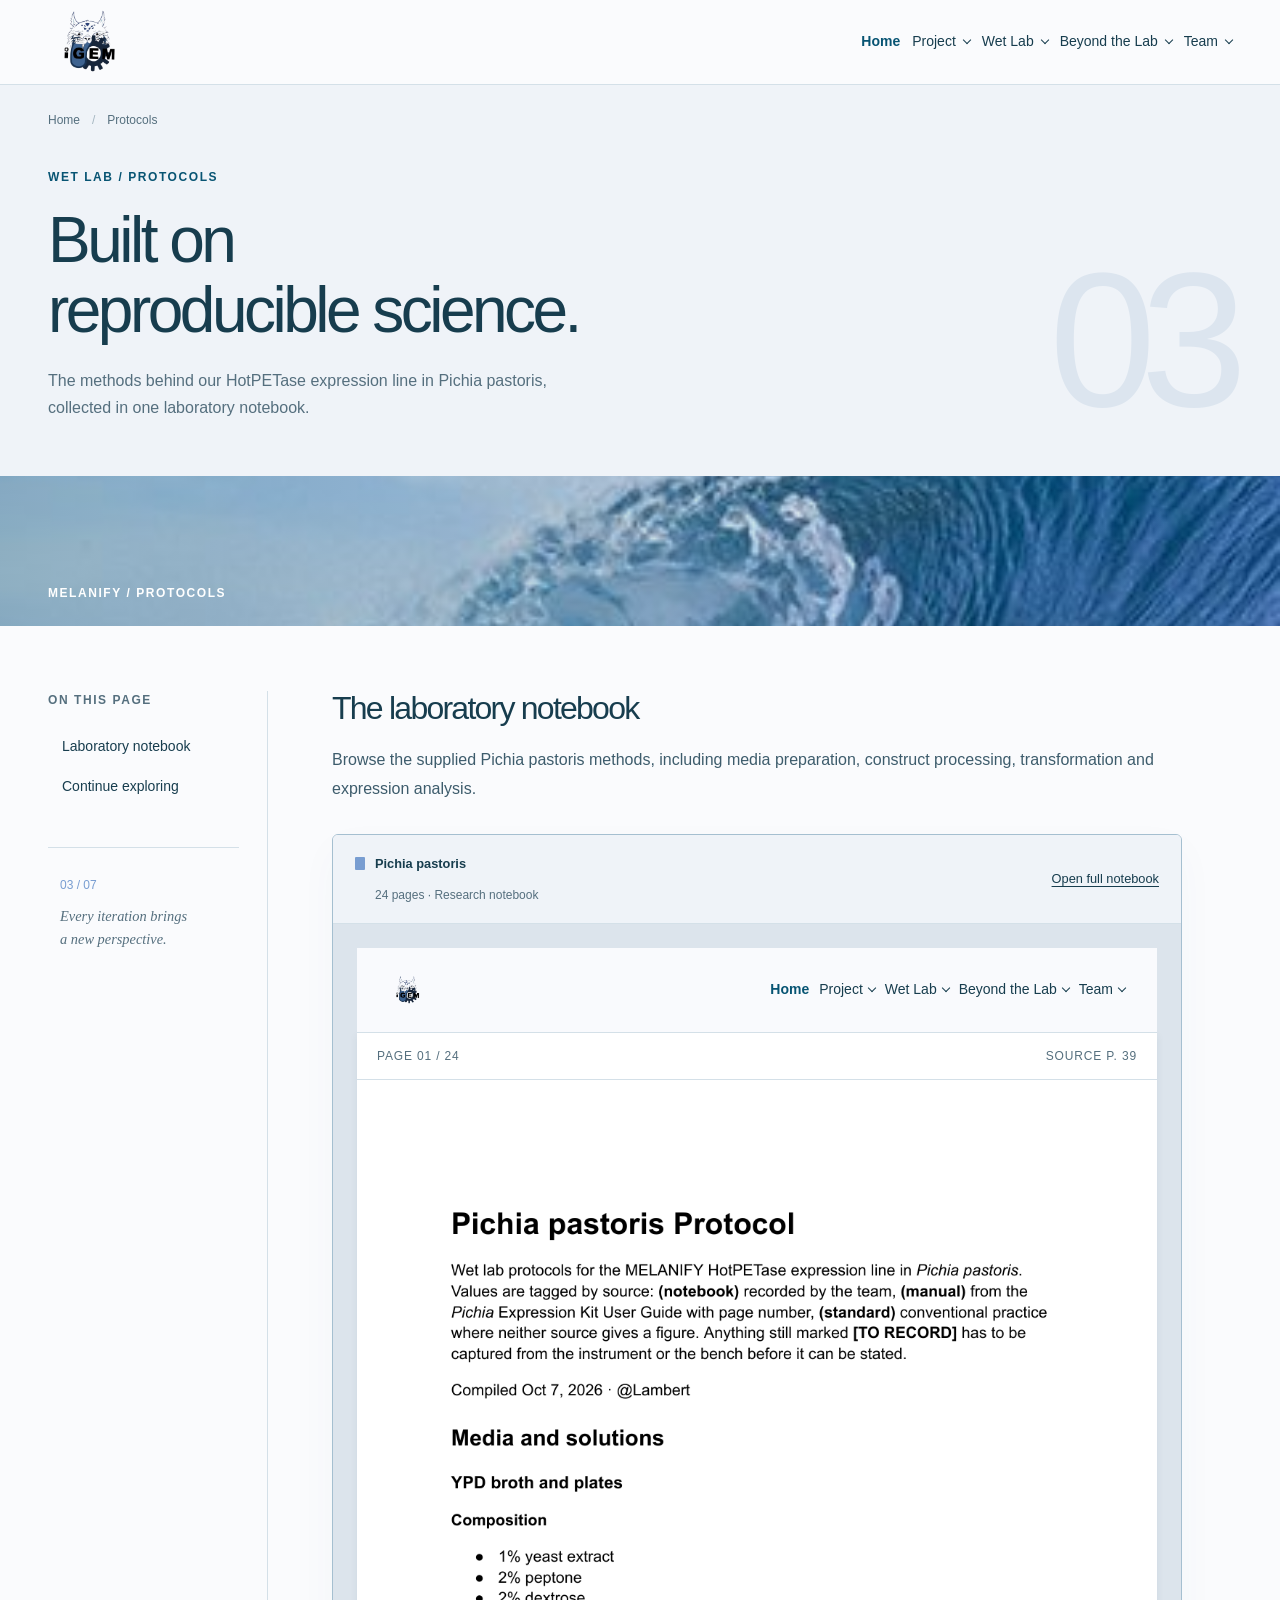
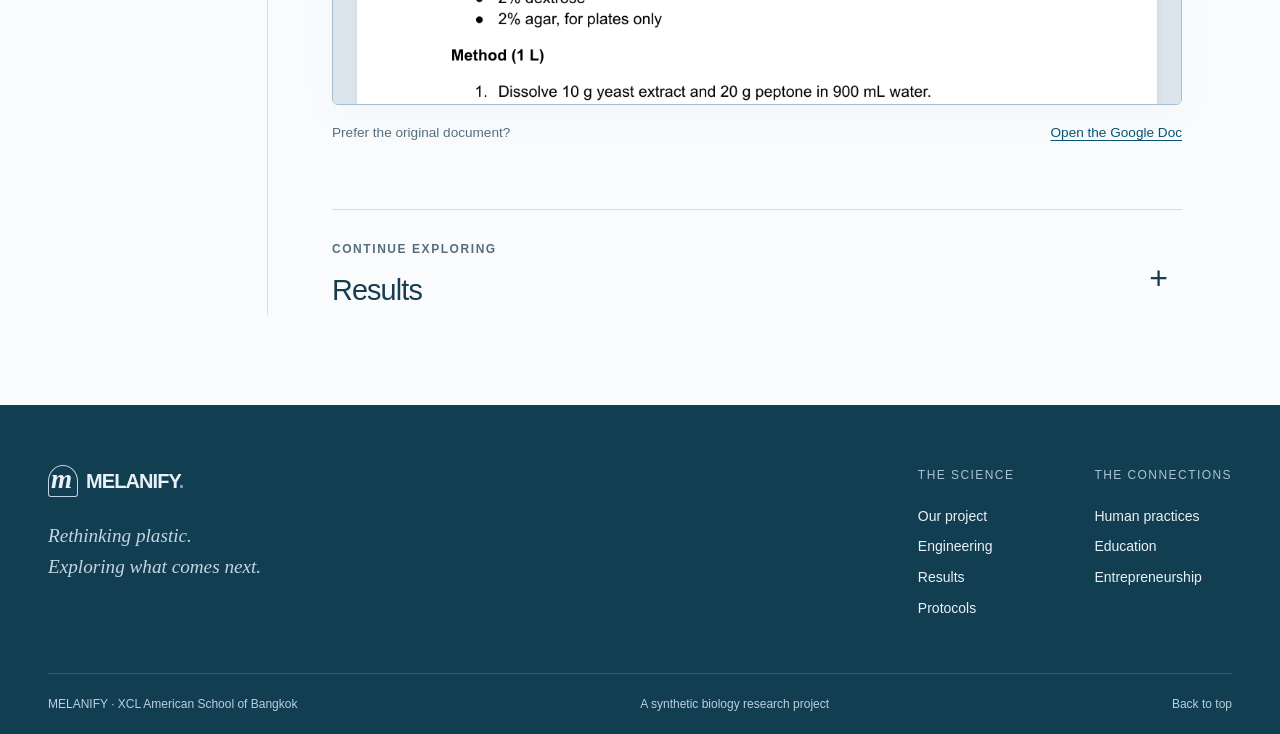
<file: protocols.html>
<!DOCTYPE html>
<html lang="en">
  <head>
    <meta charset="utf-8">
    <meta name="viewport" content="width=device-width, initial-scale=1">
    <meta name="theme-color" content="#075473">
    <meta name="description" content="MELANIFY explores a biological pathway from PET plastic waste to allomelanin. Discover our engineering, research and community work.">
    <title>Protocols | MELANIFY</title>
    <link rel="icon" type="image/svg+xml" href="assets/favicon.svg">
    <link rel="stylesheet" href="styles.css">
    <script src="script.js" defer=""></script>

    <style>

   /* GLOBAL BOX SIZING */


*,
*::before,
*::after {
  box-sizing: border-box;
}


   /* NAVIGATION INDICATORS */

.nav-indicator {
  display: inline-flex;
  align-items: center;
  justify-content: center;
  width: 16px;
  height: 16px;
  min-width: 16px;
  flex: 0 0 16px;
  background-color: #f28c28;
  border-radius: 2px;
}


   /* BRAND / LOGO */

.brand {
  display: inline-flex;
  align-items: center;
  gap: 8px;
  min-width: 0;
  max-width: 100%;
}

.brand-logo {
  display: block;
  width: 80px;
  height: 80px;
  max-width: 100%;
  flex: 0 0 auto;
  object-fit: contain;
  margin: 0;
}


   /* MAIN TAB INDICATOR */


.nav-main::before {
  content: "";
  display: block;
  width: 6px;
  height: 6px;
  background-color: #ffffff;
  border-radius: 50%;
}


   /* DROPDOWN INDICATOR */


.nav-dropdown-icon::before {
  content: "";
  display: block;
  width: 6px;
  height: 6px;
  border-right: 1.5px solid #ffffff;
  border-bottom: 1.5px solid #ffffff;
  transform: translateY(-2px) rotate(45deg);
}


   /* NAVIGATION LAYOUT */


#main-nav {
  display: flex;
  align-items: center;
  flex-wrap: wrap;
  gap: 8px 12px;
  max-width: 100%;
}

#main-nav > a.main-tab,
#main-nav .nav-group > summary {
  display: inline-flex;
  align-items: center;
  gap: 8px;
  min-width: 0;
  max-width: 100%;
  line-height: 1.5;
}

/* Main navigation links */

#main-nav > a {
  overflow-wrap: anywhere;
}

   /* SECTION HEADING */


.story-section .section-heading h2 {
  width: 100%;
  max-width: 800px;
  margin: 0 auto 16px;
  font-size: clamp(28px, 3.2vw, 42px);
  line-height: 1.2;
  text-align: center;
  white-space: normal;
  overflow-wrap: break-word;
  text-wrap: balance;
}


   /* TABLET RESPONSIVE */


@media (max-width: 900px) {
  .brand-logo {
    width: 36px;
    height: 36px;
  }

  #main-nav {
    gap: 8px 10px;
  }

  #main-nav > a.main-tab,
  #main-nav .nav-group > summary {
    gap: 6px;
    font-size: 14px;
  }

  .story-section .section-heading h2 {
    font-size: clamp(27px, 4vw, 36px);
  }
}


   /* MOBILE RESPONSIVE */


@media (max-width: 600px) {
  .brand {
    gap: 6px;
  }

  .brand-logo {
    width: 32px;
    height: 32px;
  }

  #main-nav {
    width: 100%;
    gap: 8px;
  }

  #main-nav > a.main-tab,
  #main-nav .nav-group > summary {
    font-size: 13px;
    gap: 6px;
  }

  #main-nav > a::before,
  #main-nav .nav-group > summary::before {
    width: 14px;
    height: 14px;
    min-width: 14px;
    flex-basis: 14px;
  }

  #main-nav .nav-group > summary::before {
    background-size: 11px;
  }

  .story-section .section-heading h2 {
    width: 100%;
    font-size: clamp(26px, 6.5vw, 34px);
    line-height: 1.25;
    text-align: left;
    white-space: normal;
    text-wrap: wrap;
  }
}


   /* SMALL MOBILE */


@media (max-width: 360px) {
  .brand-logo {
    width: 28px;
    height: 28px;
  }

  #main-nav {
    gap: 6px;
  }

  #main-nav > a.main-tab,
  #main-nav .nav-group > summary {
    font-size: 12px;
  }

  .story-section .section-heading h2 {
    font-size: 26px;
  }
}


   /* REDUCED MOTION ACCESSIBILITY */


@media (prefers-reduced-motion: reduce) {
  *,
  *::before,
  *::after {
    scroll-behavior: auto !important;
    animation-duration: 0.01ms !important;
    animation-iteration-count: 1 !important;
    transition-duration: 0.01ms !important;
  }
}
</style>
  </head>
  <body data-page="protocols">
    <a class="skip-link" href="#main">Skip to content</a>
    

     <header class="site-header">

  <div class="header-inner">

    <!-- Logo Image -->
    <a class="brand" href="index.html" aria-label="MELANIFY home">
        <!-- <span>MELANIFY<span class="brand-period">.</span></span> -->
      <img src="logo-removebg-preview.png" alt="MELANIFY Logo" class="brand-logo">
    </a>

    
    <button class="menu-toggle" aria-expanded="false" aria-controls="main-nav">
      <span></span>
      <span></span>
      <span class="sr-only">Toggle navigation</span>
    </button>

    <nav id="main-nav" aria-label="Main navigation">

      <!-- Home -->
      <a href="index.html" aria-current="page">Home</a>

      <!-- Project -->
      <details class="nav-group">
        <summary>Project<span class="chevron"></span></summary>
        <div class="nav-dropdown">
          <a href="description.html">Description: Problem Breakdown</a>
          <a href="proposed-pathway.html">Proposed Pathway</a>
        </div>
      </details>

      <!-- Wet Lab -->
      <details class="nav-group">
        <summary>Wet Lab<span class="chevron"></span></summary>
        <div class="nav-dropdown">
          <a href="engineering.html">Engineering</a>
          <a href="results.html">Results</a>
          <a href="protocols.html">Protocols &amp; Notebook</a>
          <a href="safety.html">Safety</a>
        </div>
      </details>

      <!-- Beyond the Lab -->
      <details class="nav-group">
        <summary>Beyond the Lab<span class="chevron"></span></summary>
        <div class="nav-dropdown">
          <a href="human-practices.html">Integrated Human Practices</a>
          <a href="education.html">Education</a>
          <a href="entrepreneurship.html">Entrepreneurship</a>
        </div>
      </details>

      <!-- Team -->
      <details class="nav-group">
        <summary>Team<span class="chevron"></span></summary>
        <div class="nav-dropdown">
          <a href="members.html">Members</a>
          <a href="attributions.html">Attributions</a>
        </div>
      </details>

    </nav>

   
  </div>

  <div class="reading-progress" aria-hidden="true"></div>

</header>
    <main id="main">
      <section class="chapter-hero" id="top">
        <div class="wrap">
          <div class="breadcrumb"><a href="index.html">Home</a><span>/</span>Protocols</div>
          <div class="eyebrow">WET LAB / PROTOCOLS</div>
          <h1>Built on<br>reproducible science.</h1>
          <p>The methods behind our HotPETase expression line in Pichia pastoris, collected in one laboratory notebook.</p>
          <span class="chapter-number" aria-hidden="true">03</span>
        </div>
      </section>
      <div class="chapter-banner">
        <img src="assets/ocean-palette.png" alt="" width="906" height="551">
        <span>MELANIFY / PROTOCOLS</span>
      </div>
      <div class="article-layout wrap">
        <aside class="article-sidebar">
          <div class="toc-sticky">
            <span class="small-label">ON THIS PAGE</span>
            <nav class="toc" aria-label="Chapter contents">
              <a href="#notebook">Laboratory notebook</a>
              <a href="#chapter-next">Continue exploring</a>
            </nav>
            <div class="sidebar-note">
              <span>03 / 07</span>
              <p>Every iteration brings<br>a new perspective.</p>
            </div>
          </div>
        </aside>
        <article class="article-content" id="chapter-content">
          <section class="protocol-intro">
            <h2 id="notebook">The laboratory notebook</h2>
            <p>Browse the supplied Pichia pastoris methods, including media preparation, construct processing, transformation and expression analysis.</p>
            <div class="notebook-viewer">
              <div class="notebook-toolbar">
                <div>
                  <span class="notebook-dot" aria-hidden="true"></span>
                  <strong>Pichia pastoris</strong>
                  <span>24 pages · Research notebook</span>
                </div>
                <a href="notebook.html" target="_blank" rel="noopener">Open full notebook</a>
              </div>
              <iframe src="notebook.html" title="Scrollable MELANIFY Pichia pastoris protocol notebook" loading="lazy"></iframe>
            </div>
            <div class="document-link">
              <span>Prefer the original document?</span>
              <a href="https://docs.google.com/document/d/1A-hqsZKO9nWSfkPFWCmZFXvTdZetc4TbwQMQ-kziJSQ/edit?usp=sharing" target="_blank" rel="noopener noreferrer">Open the Google Doc</a>
            </div>
          </section>
          <a class="next-chapter" id="chapter-next" href="results.html" data-reveal=""><span><span class="small-label">CONTINUE EXPLORING</span><strong>Results</strong></span><span class="next-plus" aria-hidden="true">+</span></a>
        </article>
      </div>
    </main>
    <footer class="site-footer">
      <div class="footer-top">
        <div>
          <a class="brand footer-brand" href="index.html"><span class="brand-mark" aria-hidden="true">m</span><span>MELANIFY<span class="brand-period">.</span></span></a>
          <p>Rethinking plastic.<br>Exploring what comes next.</p>
        </div>
        <div class="footer-links">
          <div>
            <span>THE SCIENCE</span>
            <a href="description.html">Our project</a>
            <a href="engineering.html">Engineering</a>
            <a href="results.html">Results</a>
            <a href="protocols.html" aria-current="page">Protocols</a>
          </div>
          <div>
            <span>THE CONNECTIONS</span>
            <a href="human-practices.html">Human practices</a>
            <a href="education.html">Education</a>
            <a href="entrepreneurship.html">Entrepreneurship</a>
          </div>
        </div>
      </div>
      <div class="footer-bottom">
        <span>MELANIFY · XCL American School of Bangkok</span>
        <span>A synthetic biology research project</span>
        <a href="#top">Back to top</a>
      </div>
    </footer>
    <dialog class="figure-dialog" aria-label="Enlarged research figure">
      <button class="dialog-close" aria-label="Close enlarged figure">Close <span aria-hidden="true">×</span></button>
      <img alt="">
      <p>Original figure from the supplied research document</p>
    </dialog>
  </body>
</html>
</file>
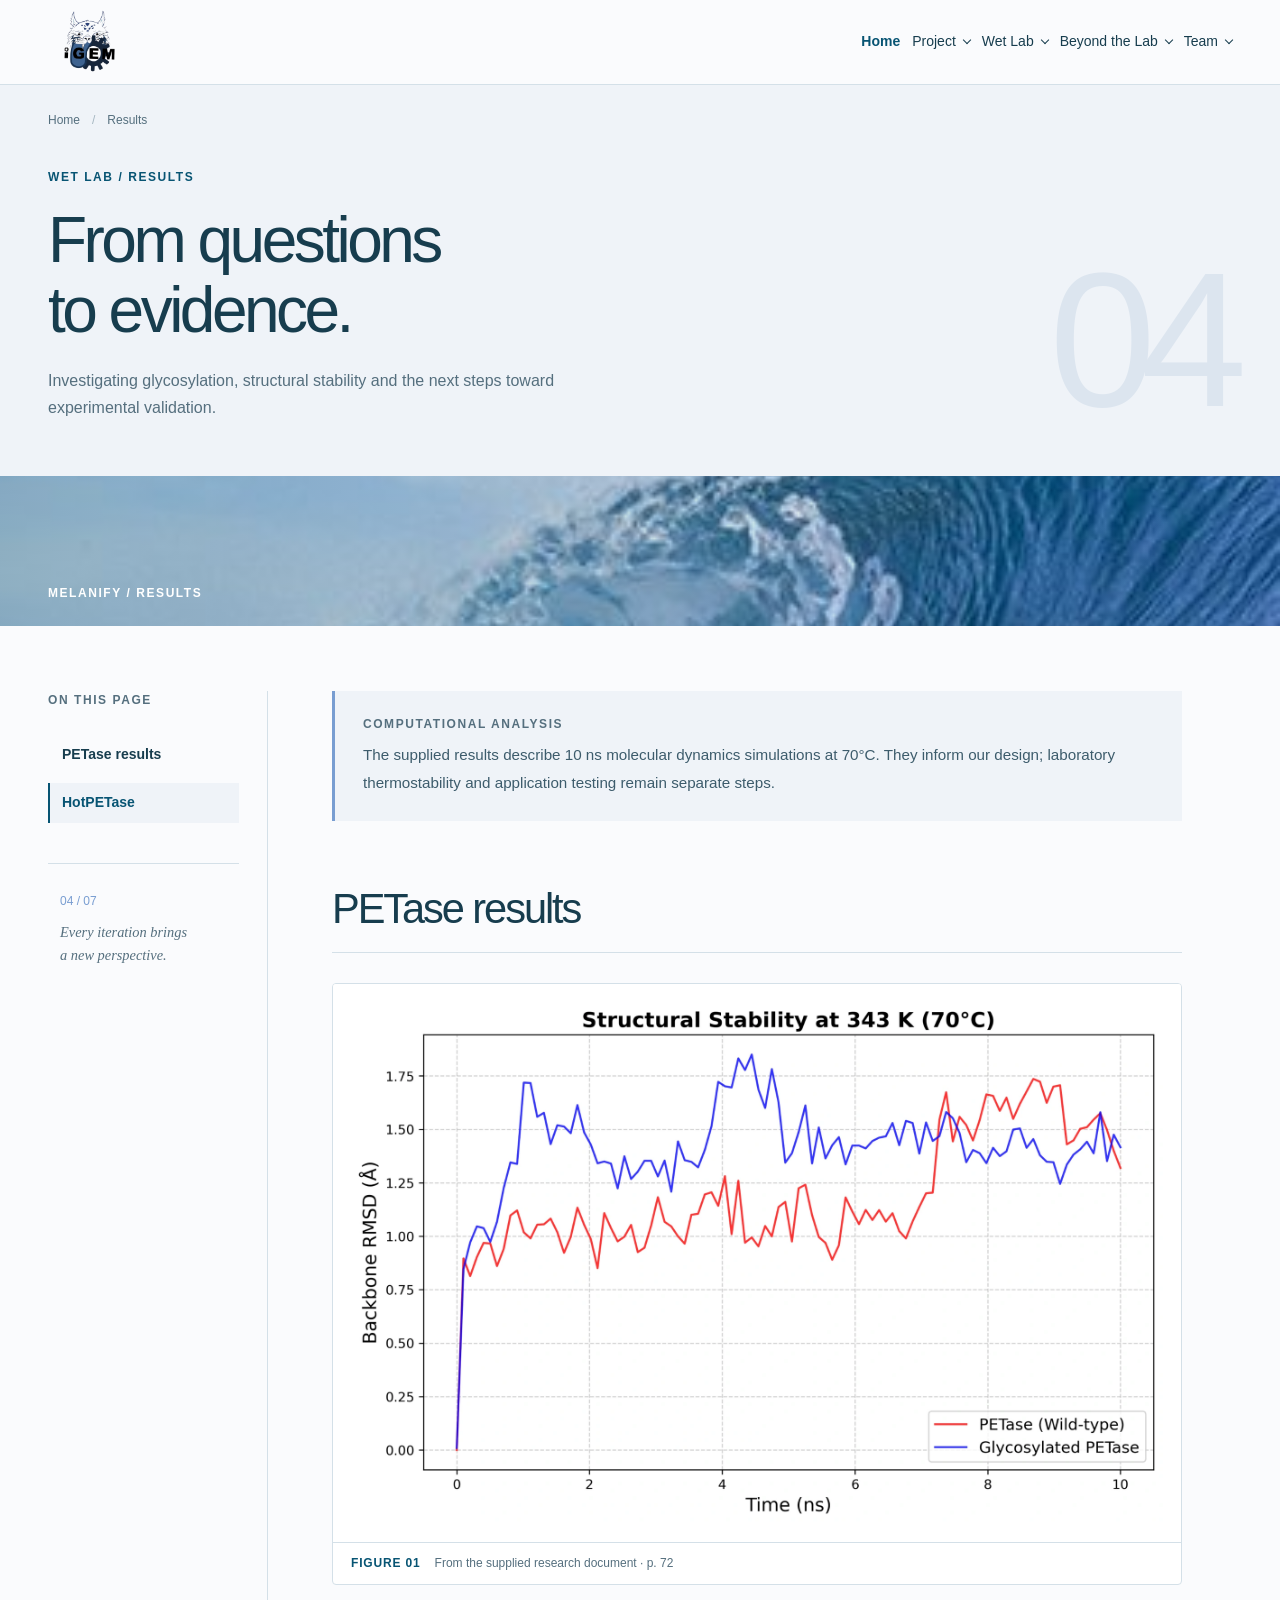
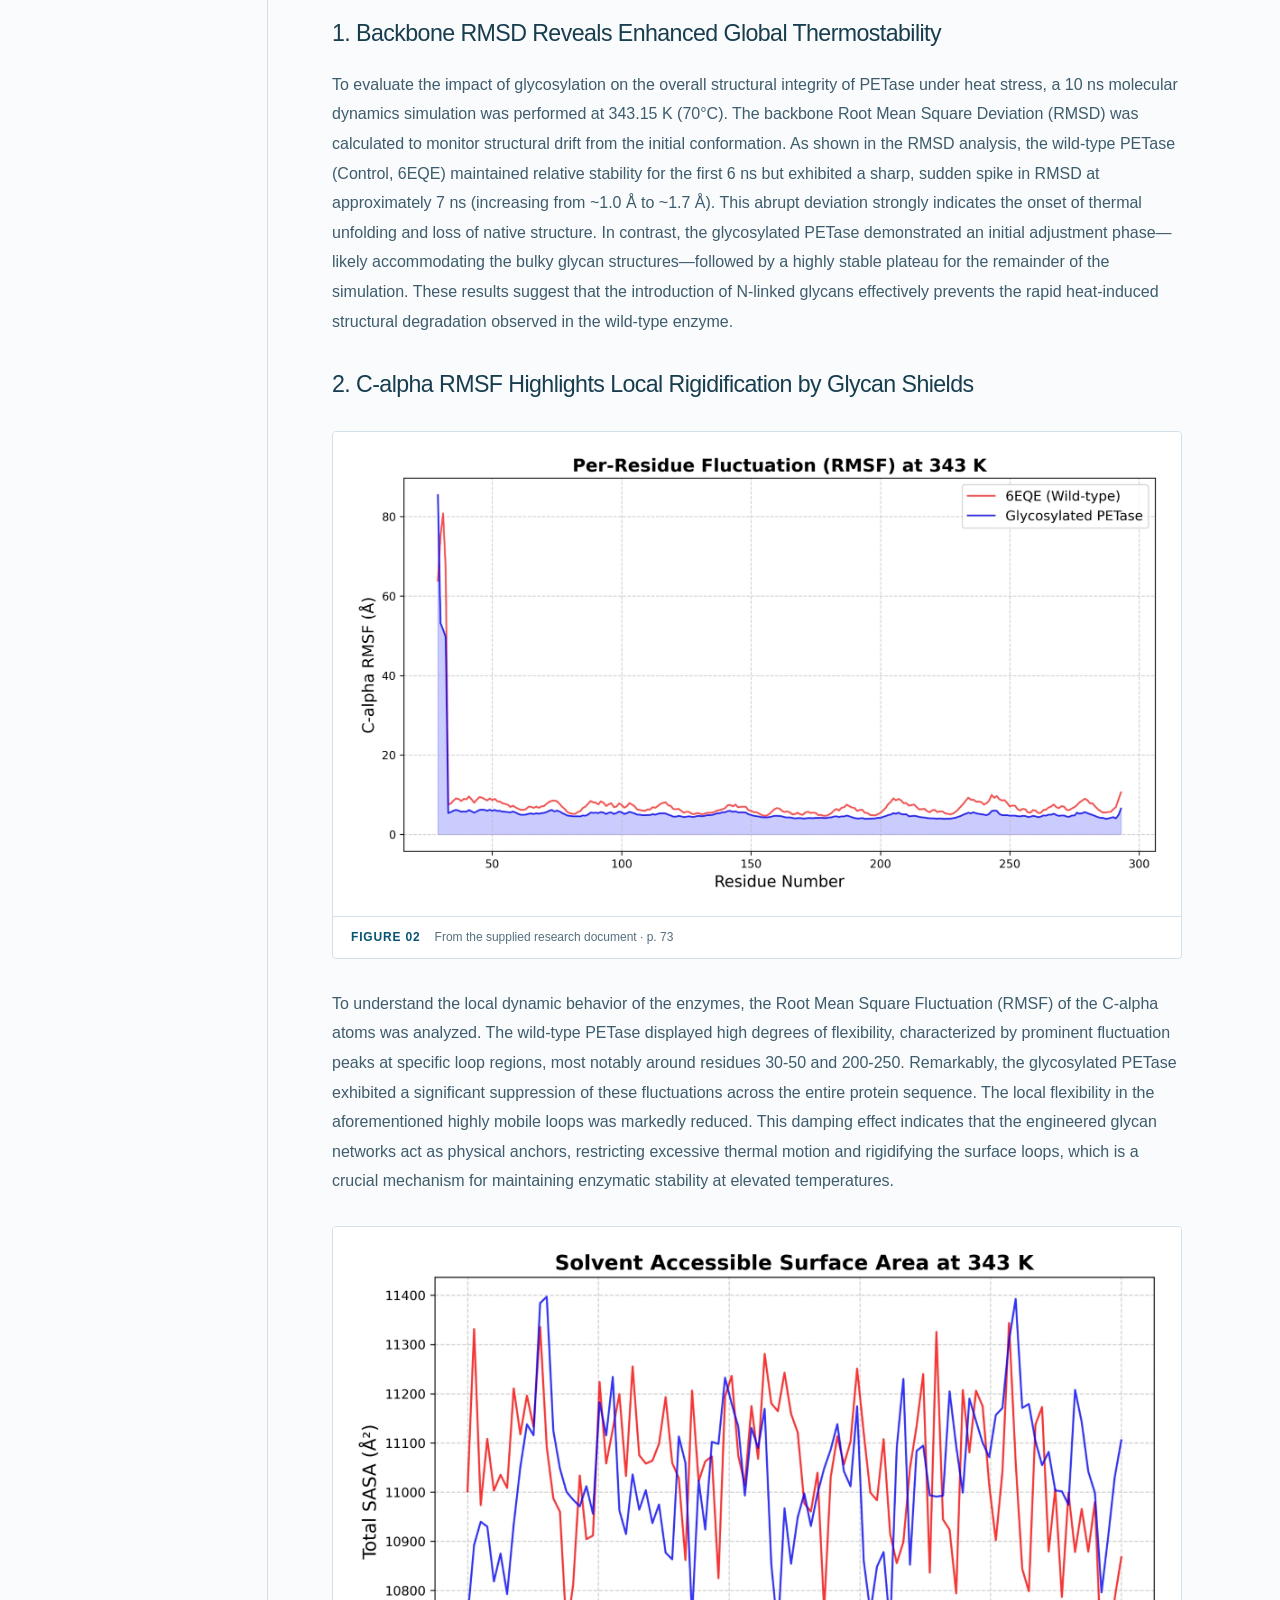
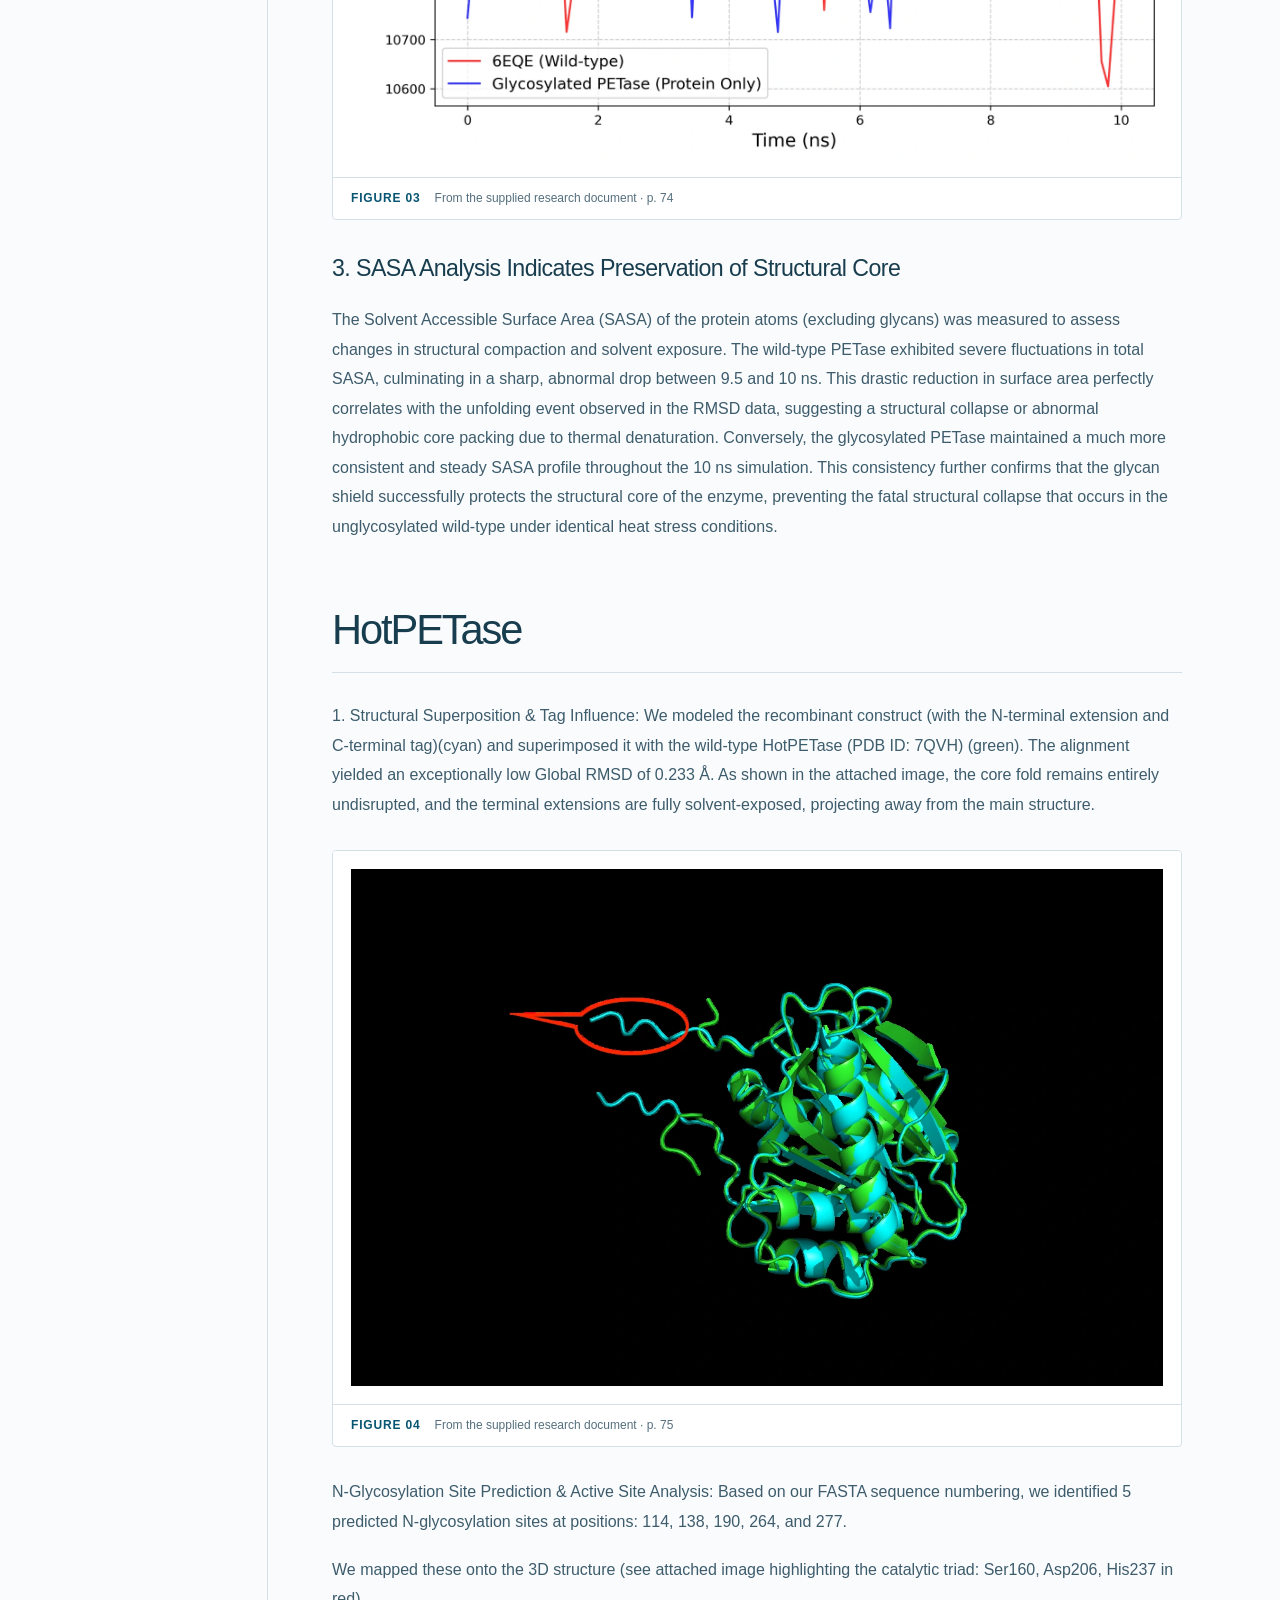
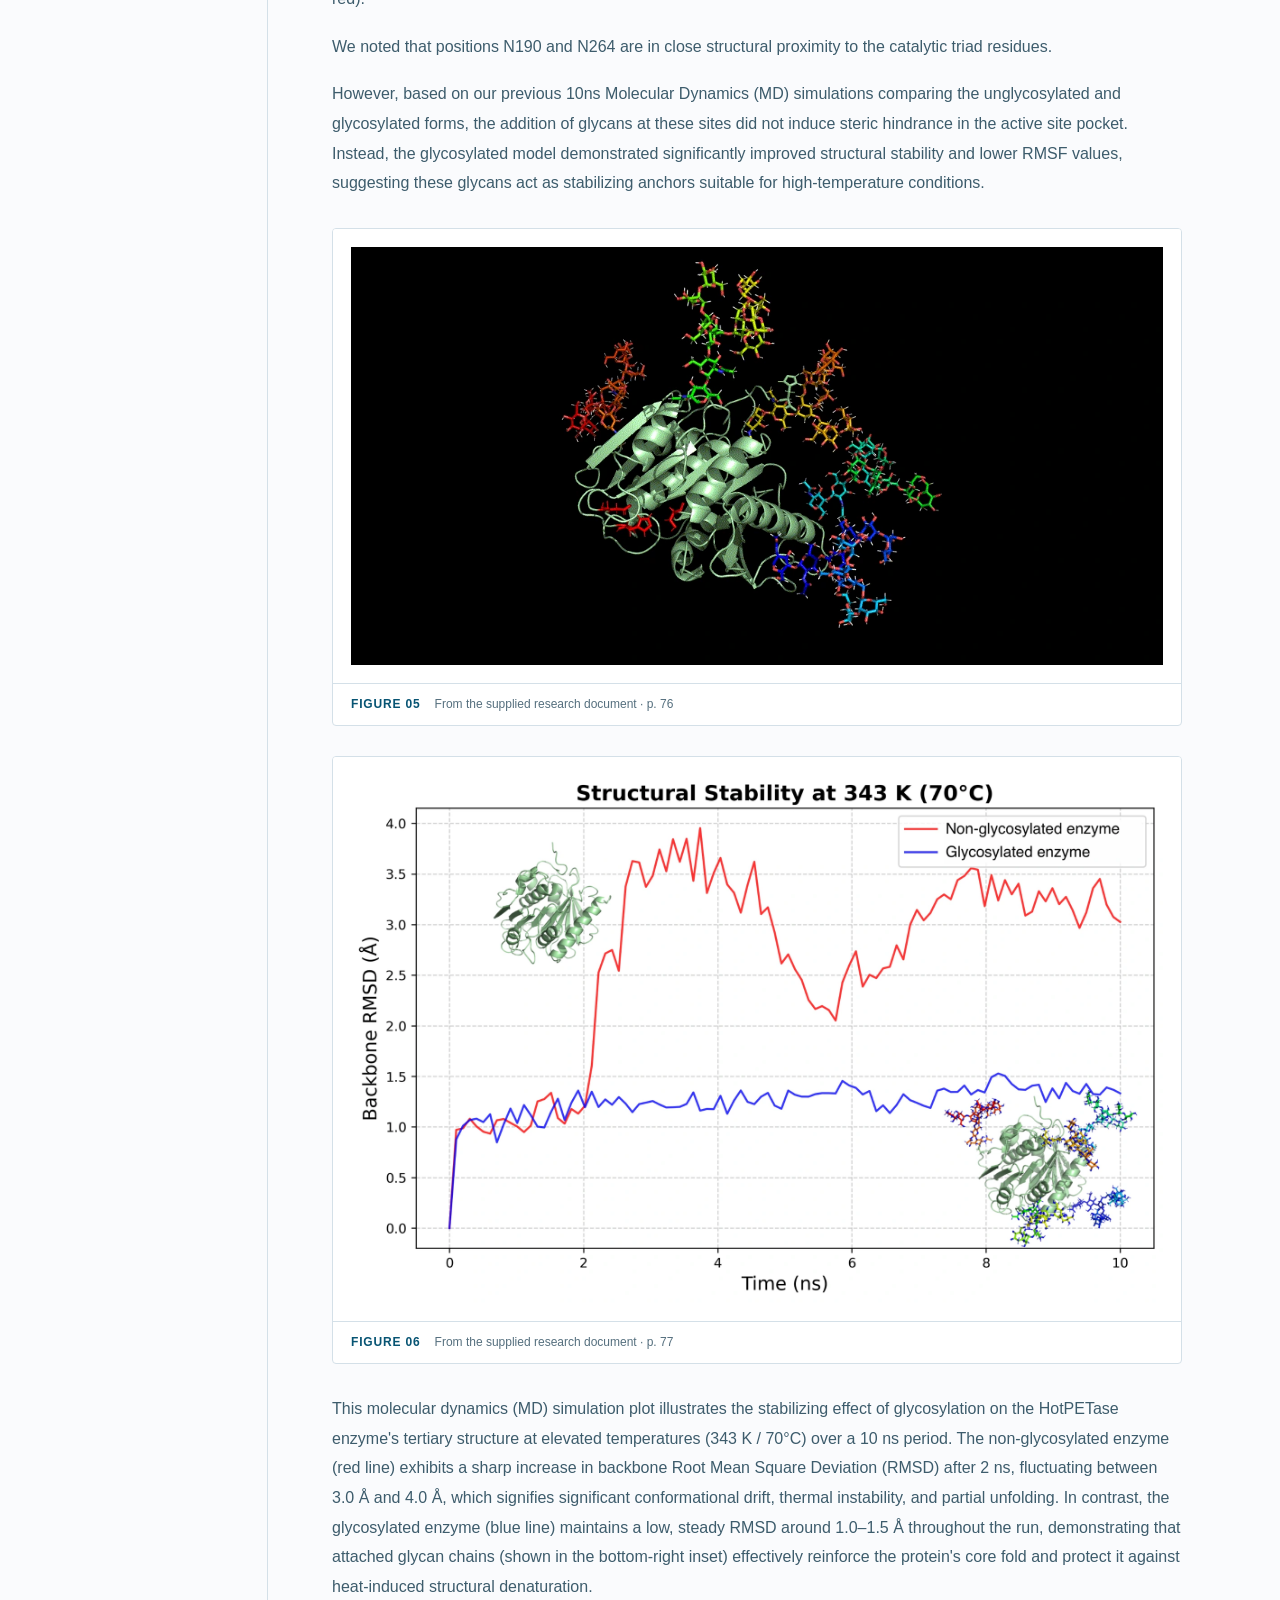
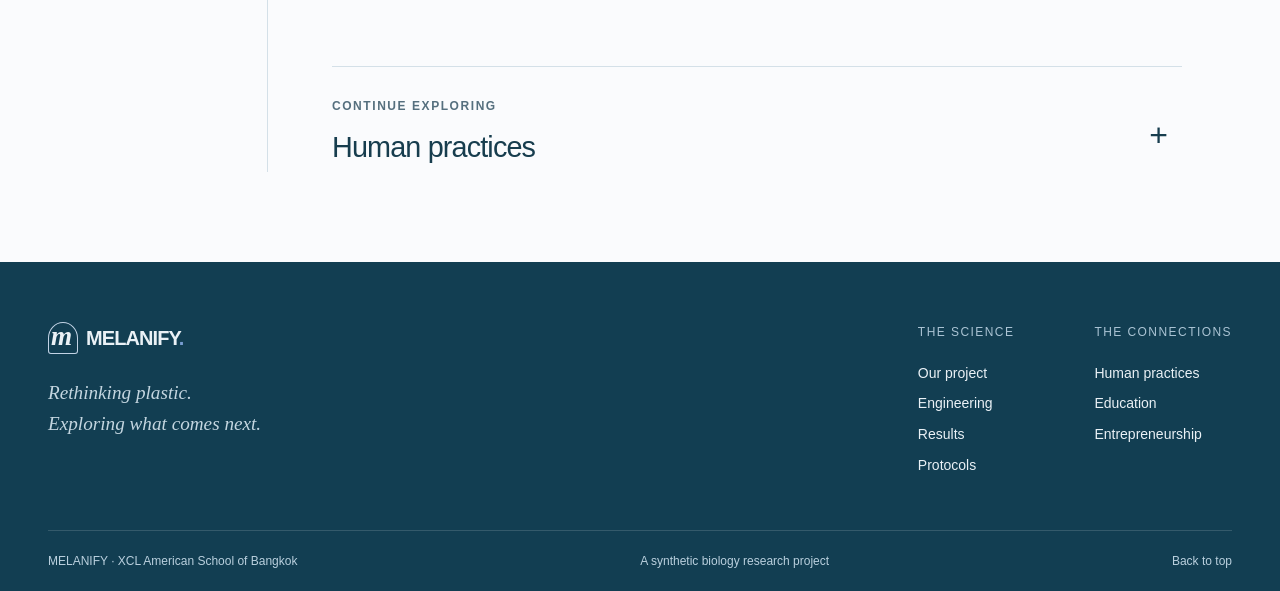
<file: results.html>
<!DOCTYPE html>
<html lang="en">
  <head>
    <meta charset="utf-8">
    <meta name="viewport" content="width=device-width, initial-scale=1">
    <meta name="theme-color" content="#075473">
    <meta name="description" content="MELANIFY explores a biological pathway from PET plastic waste to allomelanin. Discover our engineering, research and community work.">
    <title>Results | MELANIFY</title>
    <link rel="icon" type="image/svg+xml" href="assets/favicon.svg">
    <link rel="stylesheet" href="styles.css">
    <script src="script.js" defer=""></script>


    <style>

   /* GLOBAL BOX SIZING */


*,
*::before,
*::after {
  box-sizing: border-box;
}


   /* NAVIGATION INDICATORS */

.nav-indicator {
  display: inline-flex;
  align-items: center;
  justify-content: center;
  width: 16px;
  height: 16px;
  min-width: 16px;
  flex: 0 0 16px;
  background-color: #f28c28;
  border-radius: 2px;
}


   /* BRAND / LOGO */

.brand {
  display: inline-flex;
  align-items: center;
  gap: 8px;
  min-width: 0;
  max-width: 100%;
}

.brand-logo {
  display: block;
  width: 80px;
  height: 80px;
  max-width: 100%;
  flex: 0 0 auto;
  object-fit: contain;
  margin: 0;
}


   /* MAIN TAB INDICATOR */


.nav-main::before {
  content: "";
  display: block;
  width: 6px;
  height: 6px;
  background-color: #ffffff;
  border-radius: 50%;
}


   /* DROPDOWN INDICATOR */


.nav-dropdown-icon::before {
  content: "";
  display: block;
  width: 6px;
  height: 6px;
  border-right: 1.5px solid #ffffff;
  border-bottom: 1.5px solid #ffffff;
  transform: translateY(-2px) rotate(45deg);
}


   /* NAVIGATION LAYOUT */


#main-nav {
  display: flex;
  align-items: center;
  flex-wrap: wrap;
  gap: 8px 12px;
  max-width: 100%;
}

#main-nav > a.main-tab,
#main-nav .nav-group > summary {
  display: inline-flex;
  align-items: center;
  gap: 8px;
  min-width: 0;
  max-width: 100%;
  line-height: 1.5;
}

/* Main navigation links */

#main-nav > a {
  overflow-wrap: anywhere;
}

   /* SECTION HEADING */


.story-section .section-heading h2 {
  width: 100%;
  max-width: 800px;
  margin: 0 auto 16px;
  font-size: clamp(28px, 3.2vw, 42px);
  line-height: 1.2;
  text-align: center;
  white-space: normal;
  overflow-wrap: break-word;
  text-wrap: balance;
}


   /* TABLET RESPONSIVE */


@media (max-width: 900px) {
  .brand-logo {
    width: 36px;
    height: 36px;
  }

  #main-nav {
    gap: 8px 10px;
  }

  #main-nav > a.main-tab,
  #main-nav .nav-group > summary {
    gap: 6px;
    font-size: 14px;
  }

  .story-section .section-heading h2 {
    font-size: clamp(27px, 4vw, 36px);
  }
}


   /* MOBILE RESPONSIVE */


@media (max-width: 600px) {
  .brand {
    gap: 6px;
  }

  .brand-logo {
    width: 32px;
    height: 32px;
  }

  #main-nav {
    width: 100%;
    gap: 8px;
  }

  #main-nav > a.main-tab,
  #main-nav .nav-group > summary {
    font-size: 13px;
    gap: 6px;
  }

  #main-nav > a::before,
  #main-nav .nav-group > summary::before {
    width: 14px;
    height: 14px;
    min-width: 14px;
    flex-basis: 14px;
  }

  #main-nav .nav-group > summary::before {
    background-size: 11px;
  }

  .story-section .section-heading h2 {
    width: 100%;
    font-size: clamp(26px, 6.5vw, 34px);
    line-height: 1.25;
    text-align: left;
    white-space: normal;
    text-wrap: wrap;
  }
}


   /* SMALL MOBILE */


@media (max-width: 360px) {
  .brand-logo {
    width: 28px;
    height: 28px;
  }

  #main-nav {
    gap: 6px;
  }

  #main-nav > a.main-tab,
  #main-nav .nav-group > summary {
    font-size: 12px;
  }

  .story-section .section-heading h2 {
    font-size: 26px;
  }
}


   /* REDUCED MOTION ACCESSIBILITY */


@media (prefers-reduced-motion: reduce) {
  *,
  *::before,
  *::after {
    scroll-behavior: auto !important;
    animation-duration: 0.01ms !important;
    animation-iteration-count: 1 !important;
    transition-duration: 0.01ms !important;
  }
}
</style>
  </head>
  <body data-page="results">
    <a class="skip-link" href="#main">Skip to content</a>
    

    <header class="site-header">

  <div class="header-inner">

    <!-- Logo Image -->
    <a class="brand" href="index.html" aria-label="MELANIFY home">
        <!-- <span>MELANIFY<span class="brand-period">.</span></span> -->
      <img src="logo-removebg-preview.png" alt="MELANIFY Logo" class="brand-logo">
    </a>

    
    <button class="menu-toggle" aria-expanded="false" aria-controls="main-nav">
      <span></span>
      <span></span>
      <span class="sr-only">Toggle navigation</span>
    </button>

    <nav id="main-nav" aria-label="Main navigation">

      <!-- Home -->
      <a href="index.html" aria-current="page">Home</a>

      <!-- Project -->
      <details class="nav-group">
        <summary>Project<span class="chevron"></span></summary>
        <div class="nav-dropdown">
          <a href="description.html">Description: Problem Breakdown</a>
          <a href="proposed-pathway.html">Proposed Pathway</a>
        </div>
      </details>

      <!-- Wet Lab -->
      <details class="nav-group">
        <summary>Wet Lab<span class="chevron"></span></summary>
        <div class="nav-dropdown">
          <a href="engineering.html">Engineering</a>
          <a href="results.html">Results</a>
          <a href="protocols.html">Protocols &amp; Notebook</a>
          <a href="safety.html">Safety</a>
        </div>
      </details>

      <!-- Beyond the Lab -->
      <details class="nav-group">
        <summary>Beyond the Lab<span class="chevron"></span></summary>
        <div class="nav-dropdown">
          <a href="human-practices.html">Integrated Human Practices</a>
          <a href="education.html">Education</a>
          <a href="entrepreneurship.html">Entrepreneurship</a>
        </div>
      </details>

      <!-- Team -->
      <details class="nav-group">
        <summary>Team<span class="chevron"></span></summary>
        <div class="nav-dropdown">
          <a href="members.html">Members</a>
          <a href="attributions.html">Attributions</a>
        </div>
      </details>

    </nav>

   
  </div>

  <div class="reading-progress" aria-hidden="true"></div>

</header>

    <main id="main">
      <section class="chapter-hero" id="top">
        <div class="wrap">
          <div class="breadcrumb"><a href="index.html">Home</a><span>/</span>Results</div>
          <div class="eyebrow">WET LAB / RESULTS</div>
          <h1>From questions<br>to evidence.</h1>
          <p>Investigating glycosylation, structural stability and the next steps toward experimental validation.</p>
          <span class="chapter-number" aria-hidden="true">04</span>
        </div>
      </section>
      <div class="chapter-banner">
        <img src="assets/ocean-palette.png" alt="" width="906" height="551">
        <span>MELANIFY / RESULTS</span>
      </div>
      <div class="article-layout wrap">
        <aside class="article-sidebar">
          <div class="toc-sticky">
            <span class="small-label">ON THIS PAGE</span>
            <nav class="toc" aria-label="Chapter contents">
              <a class="toc-primary" href="#petase-results">PETase results</a>
              <a class="toc-primary" href="#hotpetase">HotPETase</a>
            </nav>
            <div class="sidebar-note">
              <span>04 / 07</span>
              <p>Every iteration brings<br>a new perspective.</p>
            </div>
          </div>
        </aside>
        <article class="article-content" id="chapter-content">
          <div class="article-callout">
            <span class="small-label">COMPUTATIONAL ANALYSIS</span>
            <p>The supplied results describe 10 ns molecular dynamics simulations at 70°C. They inform our design; laboratory thermostability and application testing remain separate steps.</p>
          </div>
          <h2 id="petase-results" class="" data-reveal="">PETase results</h2>
          <figure class="research-figure" data-reveal="">
            <a class="figure-open" data-image="assets/figure-72-6.webp" data-alt="Supplied Results figure, source page 72" aria-label="Enlarge figure from source page 72" href="assets/figure-72-6.webp" target="_blank" rel="noopener"><img src="assets/figure-72-6.webp" alt="Supplied Results figure from source page 72" width="1800" height="1158" loading="lazy"><span class="figure-zoom">View full size</span></a>
            <figcaption><span>FIGURE 01</span>From the supplied research document · p. 72</figcaption>
          </figure>
          <h3 id="1-backbone-rmsd-reveals-enhanced-global-thermostability" class="">1. Backbone RMSD Reveals Enhanced Global Thermostability</h3>
          <p>To evaluate the impact of glycosylation on the overall structural integrity of PETase under heat stress, a 10 ns molecular dynamics simulation was performed at 343.15 K (70°C). The backbone Root Mean Square Deviation (RMSD) was calculated to monitor structural drift from the initial conformation. As shown in the RMSD analysis, the wild-type PETase (Control, 6EQE) maintained relative stability for the first 6 ns but exhibited a sharp, sudden spike in RMSD at approximately 7 ns (increasing from ~1.0 Å to ~1.7 Å). This abrupt deviation strongly indicates the onset of thermal unfolding and loss of native structure. In contrast, the glycosylated PETase demonstrated an initial adjustment phase—likely accommodating the bulky glycan structures—followed by a highly stable plateau for the remainder of the simulation. These results suggest that the introduction of N-linked glycans effectively prevents the rapid heat-induced structural degradation observed in the wild-type enzyme.</p>
          <h3 id="2-c-alpha-rmsf-highlights-local-rigidification-by-glycan-shields" class="">2. C-alpha RMSF Highlights Local Rigidification by Glycan Shields</h3>
          <figure class="research-figure" data-reveal="">
            <a class="figure-open" data-image="assets/figure-73-3.webp" data-alt="Supplied Results figure, source page 73" aria-label="Enlarge figure from source page 73" href="assets/figure-73-3.webp" target="_blank" rel="noopener"><img src="assets/figure-73-3.webp" alt="Supplied Results figure from source page 73" width="1800" height="993" loading="lazy"><span class="figure-zoom">View full size</span></a>
            <figcaption><span>FIGURE 02</span>From the supplied research document · p. 73</figcaption>
          </figure>
          <p>To understand the local dynamic behavior of the enzymes, the Root Mean Square Fluctuation (RMSF) of the C-alpha atoms was analyzed. The wild-type PETase displayed high degrees of flexibility, characterized by prominent fluctuation peaks at specific loop regions, most notably around residues 30-50 and 200-250. Remarkably, the glycosylated PETase exhibited a significant suppression of these fluctuations across the entire protein sequence. The local flexibility in the aforementioned highly mobile loops was markedly reduced. This damping effect indicates that the engineered glycan networks act as physical anchors, restricting excessive thermal motion and rigidifying the surface loops, which is a crucial mechanism for maintaining enzymatic stability at elevated temperatures.</p>
          <figure class="research-figure" data-reveal="">
            <a class="figure-open" data-image="assets/figure-74-4.webp" data-alt="Supplied Results figure, source page 74" aria-label="Enlarge figure from source page 74" href="assets/figure-74-4.webp" target="_blank" rel="noopener"><img src="assets/figure-74-4.webp" alt="Supplied Results figure from source page 74" width="1800" height="1140" loading="lazy"><span class="figure-zoom">View full size</span></a>
            <figcaption><span>FIGURE 03</span>From the supplied research document · p. 74</figcaption>
          </figure>
          <h3 id="3-sasa-analysis-indicates-preservation-of-structural-core" class="">3. SASA Analysis Indicates Preservation of Structural Core</h3>
          <p>The Solvent Accessible Surface Area (SASA) of the protein atoms (excluding glycans) was measured to assess changes in structural compaction and solvent exposure. The wild-type PETase exhibited severe fluctuations in total SASA, culminating in a sharp, abnormal drop between 9.5 and 10 ns. This drastic reduction in surface area perfectly correlates with the unfolding event observed in the RMSD data, suggesting a structural collapse or abnormal hydrophobic core packing due to thermal denaturation. Conversely, the glycosylated PETase maintained a much more consistent and steady SASA profile throughout the 10 ns simulation. This consistency further confirms that the glycan shield successfully protects the structural core of the enzyme, preventing the fatal structural collapse that occurs in the unglycosylated wild-type under identical heat stress conditions.</p>
          <h2 id="hotpetase" class="" data-reveal="">HotPETase</h2>
          <p>1. Structural Superposition &amp; Tag Influence: We modeled the recombinant construct (with the N-terminal extension and C-terminal tag)(cyan) and superimposed it with the wild-type HotPETase (PDB ID: 7QVH) (green). The alignment yielded an exceptionally low Global RMSD of 0.233 Å. As shown in the attached image, the core fold remains entirely undisrupted, and the terminal extensions are fully solvent-exposed, projecting away from the main structure.</p>
          <figure class="research-figure" data-reveal="">
            <a class="figure-open" data-image="assets/figure-75-6.webp" data-alt="Supplied Results figure, source page 75" aria-label="Enlarge figure from source page 75" href="assets/figure-75-6.webp" target="_blank" rel="noopener"><img src="assets/figure-75-6.webp" alt="Supplied Results figure from source page 75" width="1280" height="816" loading="lazy"><span class="figure-zoom">View full size</span></a>
            <figcaption><span>FIGURE 04</span>From the supplied research document · p. 75</figcaption>
          </figure>
          <p>N-Glycosylation Site Prediction &amp; Active Site Analysis: Based on our FASTA sequence numbering, we identified 5 predicted N-glycosylation sites at positions: 114, 138, 190, 264, and 277.</p>
          <p>We mapped these onto the 3D structure (see attached image highlighting the catalytic triad: Ser160, Asp206, His237 in red).</p>
          <p>We noted that positions N190 and N264 are in close structural proximity to the catalytic triad residues.</p>
          <p>However, based on our previous 10ns Molecular Dynamics (MD) simulations comparing the unglycosylated and glycosylated forms, the addition of glycans at these sites did not induce steric hindrance in the active site pocket. Instead, the glycosylated model demonstrated significantly improved structural stability and lower RMSF values, suggesting these glycans act as stabilizing anchors suitable for high-temperature conditions.</p>
          <figure class="research-figure" data-reveal="">
            <a class="figure-open" data-image="assets/figure-76-5.webp" data-alt="Supplied Results figure, source page 76" aria-label="Enlarge figure from source page 76" href="assets/figure-76-5.webp" target="_blank" rel="noopener"><img src="assets/figure-76-5.webp" alt="Supplied Results figure from source page 76" width="1066" height="549" loading="lazy"><span class="figure-zoom">View full size</span></a>
            <figcaption><span>FIGURE 05</span>From the supplied research document · p. 76</figcaption>
          </figure>
          <figure class="research-figure" data-reveal="">
            <a class="figure-open" data-image="assets/figure-77-3.webp" data-alt="Supplied Results figure, source page 77" aria-label="Enlarge figure from source page 77" href="assets/figure-77-3.webp" target="_blank" rel="noopener"><img src="assets/figure-77-3.webp" alt="Supplied Results figure from source page 77" width="1800" height="1170" loading="lazy"><span class="figure-zoom">View full size</span></a>
            <figcaption><span>FIGURE 06</span>From the supplied research document · p. 77</figcaption>
          </figure>
          <p>This molecular dynamics (MD) simulation plot illustrates the stabilizing effect of glycosylation on the HotPETase enzyme's tertiary structure at elevated temperatures (343 K / 70°C) over a 10 ns period. The non-glycosylated enzyme (red line) exhibits a sharp increase in backbone Root Mean Square Deviation (RMSD) after 2 ns, fluctuating between 3.0 Å and 4.0 Å, which signifies significant conformational drift, thermal instability, and partial unfolding. In contrast, the glycosylated enzyme (blue line) maintains a low, steady RMSD around 1.0–1.5 Å throughout the run, demonstrating that attached glycan chains (shown in the bottom-right inset) effectively reinforce the protein's core fold and protect it against heat-induced structural denaturation.</p>
          <a class="next-chapter" id="chapter-next" href="human-practices.html" data-reveal=""><span><span class="small-label">CONTINUE EXPLORING</span><strong>Human practices</strong></span><span class="next-plus" aria-hidden="true">+</span></a>
        </article>
      </div>
    </main>
    <footer class="site-footer">
      <div class="footer-top">
        <div>
          <a class="brand footer-brand" href="index.html"><span class="brand-mark" aria-hidden="true">m</span><span>MELANIFY<span class="brand-period">.</span></span></a>
          <p>Rethinking plastic.<br>Exploring what comes next.</p>
        </div>
        <div class="footer-links">
          <div>
            <span>THE SCIENCE</span>
            <a href="description.html">Our project</a>
            <a href="engineering.html">Engineering</a>
            <a href="results.html" aria-current="page">Results</a>
            <a href="protocols.html">Protocols</a>
          </div>
          <div>
            <span>THE CONNECTIONS</span>
            <a href="human-practices.html">Human practices</a>
            <a href="education.html">Education</a>
            <a href="entrepreneurship.html">Entrepreneurship</a>
          </div>
        </div>
      </div>
      <div class="footer-bottom">
        <span>MELANIFY · XCL American School of Bangkok</span>
        <span>A synthetic biology research project</span>
        <a href="#top">Back to top</a>
      </div>
    </footer>
    <dialog class="figure-dialog" aria-label="Enlarged research figure">
      <button class="dialog-close" aria-label="Close enlarged figure">Close <span aria-hidden="true">×</span></button>
      <img alt="">
      <p>Original figure from the supplied research document</p>
    </dialog>
  </body>
</html>
</file>
<file: styles.css>
@charset "UTF-8";

:root {
  --ocean: #075473;
  --deep: #123e52;
  --blue: #789dd1;
  --mist: #a5bfd0;
  --pale: #d3deee;
  --ice: #eff3f8;
  --paper: #fafbfd;
  --ink: #173d4e;
  --muted: #556f7e;
  --line: #d4e0e8;
  --white: #fff;
  --sans: "Segoe UI", "Helvetica Neue", Arial, sans-serif;
  --serif: Georgia, "Times New Roman", serif;
  --page-width: 1280px;
}

*, *::before, *::after { box-sizing: border-box; }
[hidden] { display: none !important; }
html { scroll-behavior: smooth; scroll-padding-top: 110px; }
body { margin: 0; color: var(--ink); background: var(--paper); font: 400 1rem/1.7 var(--sans); -webkit-font-smoothing: antialiased; }
body:has(dialog[open]) { overflow: hidden; }
a { color: inherit; text-decoration: none; }
button, input { font: inherit; }
button, summary, a { -webkit-tap-highlight-color: transparent; }
button { cursor: pointer; color: inherit; }
button:disabled { cursor: default; }
img { display: block; max-width: 100%; height: auto; }
h1, h2, h3, h4, p { margin: 0; }
h1, h2, h3, h4 { line-height: 1.12; font-weight: 500; }
h1, h2 { letter-spacing: -.055em; }
em { font-family: var(--serif); font-weight: 400; letter-spacing: -.055em; }
::selection { background: var(--pale); color: var(--ocean); }
:focus-visible { outline: 3px solid var(--blue); outline-offset: 5px; border-radius: 2px; }
.sr-only { position: absolute; width: 1px; height: 1px; padding: 0; overflow: hidden; clip: rect(0,0,0,0); white-space: nowrap; }
.skip-link { position: fixed; top: -70px; left: 20px; z-index: 100; background: var(--ocean); color: white; padding: 12px 20px; }
.skip-link:focus { top: 12px; }
.wrap { max-width: var(--page-width); margin-inline: auto; padding-inline: 48px; }
.eyebrow, .small-label { display: block; font-size: .75rem; letter-spacing: .13em; font-weight: 600; line-height: 1.5; }
.eyebrow { color: var(--ocean); }
.small-label { color: var(--muted); }
.eyebrow-line { display: inline-block; width: 24px; height: 1px; background: currentColor; vertical-align: middle; margin-right: 12px; }
.button { min-height: 52px; padding: 14px 25px; display: inline-flex; justify-content: center; align-items: center; font-size: .875rem; font-weight: 600; border: 1px solid transparent; border-radius: 4px; transition: background .2s, transform .2s; }
.button:hover { transform: translateY(-2px); }
.button-primary { background: var(--ocean); color: var(--white); }
.button-primary:hover { background: var(--deep); }
.button-light { color: var(--ocean); background: var(--white); }
.button-light:hover { background: var(--ice); }
.text-link { display: inline-flex; align-items: center; gap: 18px; font-weight: 600; font-size: .875rem; padding-block: 10px; }
.link-line { width: 27px; height: 1px; background: currentColor; transition: width .2s; }
.text-link:hover .link-line { width: 42px; }

/* The restrained header leaves the project itself in focus. */
.site-header { height: 85px; position: sticky; top: 0; z-index: 30; background: rgba(250,251,253,.96); border-bottom: 1px solid var(--line); backdrop-filter: blur(16px); }
.header-inner { max-width: 1480px; padding: 0 48px; margin: auto; height: 100%; display: flex; align-items: center; gap: 48px; }
.brand { display: inline-flex; align-items: center; gap: 10px; font-weight: 750; font-size: 1.25rem; letter-spacing: -.045em; line-height: 1; white-space: nowrap; }
.brand-mark { display: grid; place-items: center; width: 30px; height: 32px; border: 1.5px solid var(--ocean); border-radius: 50% 50% 3px 3px; font: italic 700 1.7rem/.7 var(--serif); padding-right: 4px; padding-bottom: 4px; }
.brand-period { color: var(--blue); }
#main-nav { display: flex; align-items: center; gap: 30px; margin-left: auto; font-size: .875rem; font-weight: 500; }
#main-nav > a { padding-block: 24px; }
#main-nav a[aria-current], #main-nav .current { color: var(--ocean); font-weight: 700; }
.nav-group { position: relative; }
.nav-group summary { display: flex; align-items: center; gap: 9px; cursor: pointer; list-style: none; padding-block: 24px; }
summary::-webkit-details-marker { display: none; }
.chevron { width: 6px; height: 6px; border-right: 1px solid currentColor; border-bottom: 1px solid currentColor; transform: rotate(45deg); margin-top: -3px; flex-shrink: 0; transition: transform .2s; }
details[open] > summary .chevron { transform: rotate(225deg); margin-top: 3px; }
.nav-dropdown { position: absolute; top: 100%; left: -20px; min-width: 220px; padding: 10px; background: var(--white); border: 1px solid var(--line); box-shadow: 0 15px 40px #123e5212; border-radius: 5px; }
.nav-dropdown a { display: block; padding: 10px 12px; border-radius: 3px; }
.nav-dropdown a:hover { background: var(--ice); }
.header-project { display: inline-flex; align-items: center; gap: 13px; font-weight: 600; font-size: .8rem; padding-left: 30px; border-left: 1px solid var(--line); white-space: nowrap; }
.tiny-orbit { width: 17px; height: 17px; border: 1px solid var(--ocean); border-radius: 50%; position: relative; }
.tiny-orbit::after { content: ''; position: absolute; width: 5px; height: 5px; background: var(--blue); border-radius: 50%; right: -2px; top: -1px; }
.menu-toggle { display: none; background: none; border: 0; padding: 12px; }
.reading-progress { position: absolute; bottom: -1px; width: 100%; height: 2px; background: var(--blue); transform: scaleX(0); transform-origin: left; }

/* Homepage */
.home-hero { display: grid; grid-template-columns: 1fr 1fr; max-width: 1480px; margin: auto; padding: 70px 48px 65px; gap: 45px; min-height: 655px; }
.hero-copy { display: flex; flex-direction: column; justify-content: center; }
.hero-copy .eyebrow { margin-bottom: 26px; }
.hero-copy h1 { font-size: clamp(3.1rem, 5.5vw, 5.4rem); line-height: 1.04; font-weight: 500; }
.hero-copy h1 > span { font-family: var(--serif); font-style: italic; color: var(--ocean); font-weight: 400; }
.hero-copy > p { margin-top: 26px; font-size: 1.13rem; max-width: 430px; line-height: 1.6; }
.hero-copy .hero-description { margin-top: 14px; font-size: .96rem; color: var(--muted); max-width: 450px; }
.hero-actions { display: flex; align-items: center; gap: 26px; margin-top: 30px; }
.hero-footnote { margin-top: 52px; display: flex; align-items: center; gap: 22px; font-size: .75rem; color: var(--muted); }
.hero-footnote .small-label { font-size: .75rem; letter-spacing: .07em; }
.hero-footnote > span + span { padding-left: 20px; border-left: 1px solid var(--line); }
.hero-footnote span span { padding-inline: 10px; color: var(--blue); }
.hero-visual { align-self: center; min-width: 0; position: relative; padding: 20px 0; }
.hero-art { position: relative; background: #e2ebf4; aspect-ratio: 1.12; border-radius: 120px 6px 6px 6px; overflow: hidden; }
.hero-art img { width: 100%; height: 100%; object-fit: cover; }
.hero-art.ocean-fallback img { width: 100%; height: 160%; object-fit: cover; object-position: top; }
.art-corner { position: absolute; width: 18px; height: 18px; border-color: var(--ocean); opacity: .5; }
.corner-one { bottom: 24px; left: 24px; border-left: 1px solid; border-bottom: 1px solid; }
.corner-two { top: 24px; right: 24px; border-top: 1px solid; border-right: 1px solid; }
.visual-label { position: absolute; left: -22px; right: 24px; bottom: 65px; padding: 18px 20px; background: rgba(250,251,253,.93); border: 1px solid var(--white); display: flex; align-items: center; gap: 22px; font-size: .75rem; font-weight: 600; letter-spacing: .09em; backdrop-filter: blur(8px); }
.visual-index { color: var(--muted); padding-right: 20px; border-right: 1px solid var(--line); }
.visual-cross { font-size: 1.3rem; margin-left: auto; font-weight: 400; }
.visual-caption { margin-top: 14px; display: flex; justify-content: space-between; gap: 12px; color: var(--muted); font-size: .75rem; }
.visual-caption span { letter-spacing: .06em; white-space: nowrap; }
.pathway-ribbon { display: flex; align-items: center; justify-content: center; gap: 42px; padding: 25px 48px; background: var(--ocean); color: var(--white); }
.ribbon-label { font-size: .75rem; font-weight: 600; letter-spacing: .12em; color: #c4d8e9; }
.pathway-ribbon > div { display: flex; align-items: center; gap: 32px; font-size: .85rem; }
.pathway-ribbon > div > * { position: relative; font-weight: 400; }
.pathway-ribbon > div > * + *::before { content: ''; width: 13px; height: 1px; background: #9bb5c6; position: absolute; top: 50%; left: -23px; }
.pathway-ribbon > div > b { font-weight: 650; }
.ribbon-note { font-family: var(--serif); font-style: italic; color: #d4e1ef; font-size: .9rem; padding-left: 38px; border-left: 1px solid #ffffff30; }
.section-intro { display: grid; grid-template-columns: 1fr 1fr; padding-block: 110px; gap: 80px; }
.section-intro h2, .section-heading h2 { font-size: clamp(2.4rem,4vw,3.6rem); margin-top: 22px; }
.intro-body { padding-top: 32px; }
.intro-body p { max-width: 480px; font-size: 1.1rem; line-height: 1.7; }
.intro-body p + p { margin-top: 20px; font-size: 1rem; color: var(--muted); }
.intro-body .text-link { margin-top: 20px; }
.ocean-section { display: grid; grid-template-columns: 1.1fr 1fr; min-height: 515px; background: var(--ocean); color: var(--white); overflow: hidden; }
.ocean-photo { position: relative; overflow: hidden; }
.ocean-photo img { position: absolute; width: 100%; max-width: none; height: 155%; object-fit: cover; object-position: top; }
.ocean-copy { max-width: 610px; padding: 65px 70px; }
.ocean-copy .eyebrow { color: #c9dcec; }
.ocean-copy h2 { font-size: clamp(2.4rem,3.5vw,3.3rem); margin-top: 28px; }
.ocean-copy p { margin-top: 24px; color: #d8e4ed; line-height: 1.8; }
.ocean-copy .button { margin-top: 28px; }
.ocean-note { display: block; font: italic .85rem var(--serif); color: #c9dcec; margin-top: 28px; }
.pathway-section { padding-block: 105px 60px; }
.section-heading { display: flex; justify-content: space-between; align-items: flex-end; gap: 60px; margin-bottom: 42px; }
.section-heading > p { max-width: 350px; color: var(--muted); padding-bottom: 4px; }
.pathway-explorer { border: 1px solid var(--line); background: var(--white); border-radius: 5px; overflow: hidden; }
.pathway-tabs { display: grid; grid-template-columns: repeat(6,1fr); background: var(--ice); border-bottom: 1px solid var(--line); }
.pathway-tab { position: relative; display: flex; flex-direction: column; gap: 6px; text-align: left; background: none; border: none; border-right: 1px solid var(--line); padding: 20px 22px; font-size: 1rem; }
.pathway-tab:last-child { border-right: 0; }
.pathway-tab > span { font-size: .75rem; letter-spacing: .06em; color: var(--muted); }
.pathway-tab[aria-selected=true] { background: var(--ocean); color: var(--white); }
.pathway-tab[aria-selected=true] > span { color: #c4d8e9; }
.pathway-tab:hover:not([aria-selected=true]) { background: var(--pale); }
.pathway-panel { display: grid; grid-template-columns: .7fr 1.3fr; min-height: 350px; padding: 48px 60px; gap: 40px; align-items: center; }
.stage-number { font-size: clamp(6rem,12vw,10rem); font-weight: 300; letter-spacing: -.08em; color: var(--mist); line-height: 1; text-align: center; }
.stage-copy h3 { margin-top: 12px; font-size: 2rem; letter-spacing: -.04em; }
.stage-copy p { margin-top: 16px; max-width: 570px; color: var(--muted); }
.stage-tags { display: flex; gap: 8px; flex-wrap: wrap; margin-top: 18px; }
.stage-tags span { padding: 3px 10px; font-size: .75rem; background: var(--ice); border: 1px solid var(--line); border-radius: 3px; }
.stage-copy .text-link { margin-top: 14px; }
.chapter-section { padding-block: 65px 100px; }
.chapter-grid { display: grid; grid-template-columns: repeat(3,1fr); gap: 0; border-top: 1px solid var(--line); border-left: 1px solid var(--line); }
.chapter-card { padding: 28px 30px 22px; border-right: 1px solid var(--line); border-bottom: 1px solid var(--line); transition: background .2s; display: flex; flex-direction: column; }
.chapter-card:hover { background: var(--ice); }
.card-top { display: flex; justify-content: space-between; align-items: center; font-size: .75rem; color: var(--muted); }
.card-symbol { font-size: 2.1rem; color: var(--ocean); line-height: 1; font-family: var(--serif); }
.chapter-card h3 { font-size: 1.65rem; letter-spacing: -.045em; margin-top: 30px; }
.chapter-card strong { display: block; font-size: .875rem; font-weight: 500; margin-top: 16px; }
.chapter-card p { font-size: .9rem; color: var(--muted); margin-top: 10px; max-width: 290px; }
.card-bottom { display: flex; align-items: center; justify-content: space-between; margin-top: auto; padding-top: 35px; font-size: .75rem; font-weight: 600; letter-spacing: .09em; }
.card-plus { font-weight: 300; font-size: 1.4rem; }
.closing-section { text-align: center; position: relative; overflow: hidden; padding-block: 90px 175px; border-top: 1px solid var(--line); }
.closing-section h2 { font-size: clamp(3rem,5.6vw,5rem); margin-top: 26px; position: relative; z-index: 1; }
.closing-section .button { margin-top: 34px; position: relative; z-index: 1; }
.closing-word { position: absolute; font-size: clamp(6rem,17vw,15rem); font-weight: 700; letter-spacing: -.07em; color: #e9eff5; left: 50%; bottom: -38px; transform: translateX(-50%); line-height: 1; pointer-events: none; }

/* Chapter pages */
.chapter-hero { background: var(--ice); position: relative; overflow: hidden; }
.chapter-hero > .wrap { padding-block: 25px 55px; position: relative; }
.breadcrumb { display: flex; align-items: center; gap: 12px; font-size: .75rem; color: var(--muted); margin-bottom: 38px; }
.breadcrumb a:hover { text-decoration: underline; }
.breadcrumb span { color: #a4b6c1; }
.chapter-hero h1 { font-size: clamp(3rem,5vw,4.8rem); margin-top: 20px; line-height: 1.08; max-width: 900px; position: relative; z-index: 1; }
.chapter-hero p { color: var(--muted); font-size: 1rem; margin-top: 22px; max-width: 520px; position: relative; z-index: 1; }
.chapter-number { position: absolute; right: 48px; bottom: 40px; font-size: clamp(8rem,15vw,14rem); color: #dce5ef; font-weight: 300; line-height: 1; letter-spacing: -.08em; }
.chapter-banner { height: 150px; position: relative; overflow: hidden; background: var(--mist); }
.chapter-banner img { width: 100%; height: auto; min-height: 150px; object-fit: cover; transform: translateY(-11%); }
.chapter-banner::after { content: ''; position: absolute; inset: 0; background: linear-gradient(90deg,#07547365,transparent); }
.chapter-banner > span { position: absolute; bottom: 23px; left: max(48px,calc((100vw - 1184px)/2)); color: var(--white); font-size: .75rem; letter-spacing: .13em; font-weight: 600; z-index: 1; }
.article-layout { display: grid; grid-template-columns: 220px minmax(0,1fr); gap: 64px; padding-block: 65px 90px; }
.article-sidebar { border-right: 1px solid var(--line); }
.toc-sticky { position: sticky; top: 120px; padding-right: 28px; max-height: calc(100vh - 150px); overflow-y: auto; scrollbar-width: thin; }
.toc { display: flex; flex-direction: column; margin-top: 18px; font-size: .875rem; }
.toc a { padding: 8px 12px; border-left: 2px solid transparent; transition: background .15s; }
.toc a:hover { background: var(--ice); }
.toc a.active { border-left-color: var(--ocean); background: var(--ice); color: var(--ocean); }
.toc .toc-primary { margin-top: 8px; font-weight: 600; }
.toc .toc-secondary { padding-left: 24px; font-size: .8rem; color: var(--muted); }
.sidebar-note { margin-top: 40px; padding: 22px 12px; border-top: 1px solid var(--line); }
.sidebar-note > span { font-size: .75rem; color: var(--blue); }
.sidebar-note > p { margin-top: 8px; font: italic .9rem/1.6 var(--serif); color: var(--muted); }
.article-content { max-width: 850px; min-width: 0; }
.article-content > h2 { margin: 65px 0 28px; padding-bottom: 19px; border-bottom: 1px solid var(--line); font-size: 2.6rem; letter-spacing: -.05em; }
.article-content > h2:first-child { margin-top: 0; }
.article-content h3 { font-size: 1.45rem; letter-spacing: -.025em; margin-top: 32px; margin-bottom: 20px; line-height: 1.4; }
.article-content h4 { font-size: 1.1rem; margin-top: 28px; margin-bottom: 16px; line-height: 1.4; font-weight: 600; }
.article-content p { color: #3d5c6c; margin-block: 18px; line-height: 1.85; overflow-wrap: anywhere; }
.article-content p a { text-decoration: underline; text-underline-offset: 3px; color: var(--ocean); }
.table-wrap { width: 100%; overflow-x: auto; margin-block: 30px; }
.table-wrap table { width: 100%; border-collapse: collapse; font-size: .875rem; background: white; }
.table-wrap caption { text-align: left; font-size: .75rem; color: var(--muted); margin-bottom: 12px; }
.table-wrap th, .table-wrap td { border: 1px solid var(--line); padding: 14px 16px; text-align: left; vertical-align: top; }
.table-wrap thead { background: var(--ice); }
.table-wrap th { font-weight: 600; }
.engineering-intro { margin-bottom: 45px; }
.dbtl-strip { display: grid; grid-template-columns: repeat(4,1fr); border-block: 1px solid var(--line); margin-top: 16px; }
.dbtl-strip > span { padding: 18px 12px; font-weight: 500; display: flex; gap: 12px; align-items: center; font-size: .9rem; }
.dbtl-strip > span + span { border-left: 1px solid var(--line); }
.dbtl-strip b { font-size: .75rem; font-weight: 400; color: var(--muted); }
.cycle-toggle { border: 0; background: none; padding: 8px 0; font-size: .875rem; text-decoration: underline; text-underline-offset: 5px; }
.cycle-block { border: 1px solid var(--line); border-radius: 5px; margin: 26px 0; background: var(--white); }
.cycle-block > summary { display: flex; align-items: center; padding: 21px 25px; background: var(--ice); list-style: none; cursor: pointer; font-size: 1.1rem; font-weight: 600; gap: 14px; }
.cycle-block > summary .chevron { margin-left: auto; }
.cycle-icon { font-size: 1.3rem; font-weight: 400; color: var(--ocean); }
.cycle-summary-label { font-size: .75rem; letter-spacing: .07em; margin-left: auto; color: var(--muted); font-weight: 400; }
.cycle-content { padding: 8px 30px 20px; }
.stage-heading { display: flex; align-items: center; gap: 12px; padding-top: 8px; }
.stage-heading > span { display: grid; place-items: center; background: var(--pale); width: 30px; height: 30px; border-radius: 50%; font-size: .75rem; font-weight: 500; flex-shrink: 0; }
.stage-build > span { background: #cadde6; }
.stage-test > span { background: #b6cbe5; }
.stage-learn > span { background: var(--ocean); color: var(--white); }
.research-figure { padding: 0; margin: 30px 0; border: 1px solid var(--line); border-radius: 4px; overflow: hidden; background: var(--white); }
.figure-open { position: relative; display: block; padding: 18px; width: 100%; background: white; border: 0; }
.figure-open img { width: auto; max-height: 600px; object-fit: contain; margin: auto; }
.figure-zoom { position: absolute; right: 10px; bottom: 10px; background: rgba(239,243,248,.95); border: 1px solid var(--line); border-radius: 3px; padding: 3px 9px; font-size: .75rem; opacity: 0; transition: opacity .15s; }
.figure-open:hover .figure-zoom, .figure-open:focus-visible .figure-zoom { opacity: 1; }
.research-figure figcaption { padding: 11px 18px; border-top: 1px solid var(--line); font-size: .75rem; color: var(--muted); line-height: 1.6; }
.research-figure figcaption > span { font-size: .75rem; margin-right: 14px; letter-spacing: .07em; color: var(--ocean); font-weight: 600; }
.article-callout { background: var(--ice); padding: 24px 28px; border-left: 3px solid var(--blue); margin-bottom: 36px; }
.article-callout p { margin: 8px 0 0; font-size: .95rem; }
.research-transition { border-left: 2px solid var(--blue); padding: 12px 18px; background: var(--ice); font-style: italic; }
.next-chapter { border-top: 1px solid var(--line); padding: 30px 0 0; margin-top: 65px; display: flex; justify-content: space-between; align-items: center; gap: 20px; }
.next-chapter strong { display: block; font-size: 1.8rem; letter-spacing: -.03em; margin-top: 8px; font-weight: 500; }
.next-plus { font-size: 2rem; font-weight: 300; padding: 0 14px; }
.next-chapter:hover strong { color: var(--ocean); text-decoration: underline; text-underline-offset: 6px; }
.figure-dialog { padding: 60px 24px 20px; border: 1px solid var(--line); border-radius: 6px; max-width: min(94vw,1300px); max-height: 94vh; background: var(--white); }
.figure-dialog::backdrop { background: #092e45c9; backdrop-filter: blur(6px); }
.figure-dialog img { max-height: 75vh; width: auto; object-fit: contain; margin: auto; }
.figure-dialog p { margin-top: 16px; text-align: center; font-size: .75rem; color: var(--muted); }
.dialog-close { position: absolute; right: 20px; top: 15px; background: none; border: 0; font-size: .875rem; padding: 5px; }
.dialog-close span { font-size: 1.2rem; margin-left: 10px; }
.protocol-intro > h2 { font-size: 2rem; }
.notebook-viewer { border: 1px solid var(--mist); border-radius: 6px; overflow: hidden; margin-top: 30px; box-shadow: 0 15px 40px #07547308; }
.notebook-toolbar { padding: 18px 22px; background: var(--ice); border-bottom: 1px solid var(--line); display: flex; align-items: center; justify-content: space-between; gap: 20px; font-size: .8rem; }
.notebook-toolbar > div { display: flex; gap: 10px; flex-wrap: wrap; align-items: center; }
.notebook-toolbar strong { font-weight: 600; }
.notebook-toolbar > div > span:last-child { flex-basis: 100%; color: var(--muted); font-size: .75rem; margin-left: 20px; }
.notebook-dot { width: 10px; height: 13px; background: var(--blue); border-radius: 1px; }
.notebook-toolbar a { white-space: nowrap; text-decoration: underline; text-underline-offset: 3px; }
.notebook-viewer iframe { width: 100%; height: 780px; border: 0; display: block; background: #dce4ec; }
.document-link { display: flex; gap: 16px; justify-content: space-between; margin-top: 16px; font-size: .85rem; flex-wrap: wrap; color: var(--muted); }
.document-link a { color: var(--ocean); text-decoration: underline; text-underline-offset: 3px; }
.notebook-document { padding: 24px; background: #dce4ec; min-height: 100vh; }
.notebook-document-header { display: flex; justify-content: space-between; align-items: center; gap: 16px; font-size: .8rem; max-width: 850px; margin: 0 auto 24px; }
.notebook-document-header > span { font-size: .75rem; letter-spacing: .08em; }
.notebook-document-header h1 { font-size: .875rem; letter-spacing: 0; font-weight: 600; }
.notebook-page { background: var(--white); max-width: 850px; margin: 0 auto 28px; box-shadow: 0 2px 8px #123e5210; }
.notebook-page-label { display: flex; justify-content: space-between; padding: 13px 20px; border-bottom: 1px solid var(--line); color: var(--muted); font-size: .75rem; letter-spacing: .07em; }
.notebook-page > img { width: 100%; }
.page-transcription { border-top: 1px solid var(--line); padding: 12px 20px; font-size: .875rem; }
.page-transcription summary { cursor: pointer; font-weight: 500; padding-block: 5px; }
.page-transcription > div { padding: 10px 0 20px; }
.page-transcription p { margin-block: 14px; }
.page-transcription h2, .page-transcription h3, .page-transcription h4 { margin-block: 20px 10px; }
.page-transcription h2 { font-size: 1.5rem; }

/* Shared closing information */
.site-footer { color: #eaf1f6; background: #123e52; padding: 60px 48px 20px; }
.footer-top { max-width: 1184px; margin: auto; display: flex; justify-content: space-between; gap: 50px; padding-bottom: 52px; }
.footer-brand .brand-mark { border-color: #c2d3e5; }
.footer-top > div > p { margin-top: 24px; font-family: var(--serif); font-style: italic; font-size: 1.2rem; color: #c4d6e0; line-height: 1.6; }
.footer-links { display: flex; gap: 80px; font-size: .875rem; }
.footer-links > div { display: flex; flex-direction: column; align-items: flex-start; gap: 7px; }
.footer-links > div > span { font-size: .75rem; letter-spacing: .12em; color: #abc4d4; margin-bottom: 12px; }
.footer-links a:hover { text-decoration: underline; text-underline-offset: 4px; }
.footer-bottom { max-width: 1184px; margin: auto; display: flex; gap: 24px; justify-content: space-between; border-top: 1px solid #ffffff25; padding-top: 20px; font-size: .75rem; color: #bad0de; }

@media (min-width: 1600px) { .home-hero { padding-top: 90px; padding-bottom: 85px; } }
@media (max-width: 1160px) {
  .header-inner { gap: 24px; padding-inline: 32px; }
  #main-nav { gap: 22px; }
  .header-project { padding-left: 20px; }
  .home-hero { padding-inline: 32px; gap: 30px; }
  .hero-copy h1 { font-size: 5.4vw; }
  .hero-actions { gap: 18px; }
  .hero-footnote { flex-wrap: wrap; gap: 8px; margin-top: 35px; }
  .hero-footnote > span + span { padding-left: 0; border: 0; }
  .visual-caption { display: block; }
  .visual-caption span { display: block; margin-top: 3px; }
  .pathway-ribbon { gap: 28px; }
  .ribbon-note { display: none; }
  .ocean-copy { padding: 55px 45px; }
  .article-layout { gap: 40px; grid-template-columns: 190px minmax(0,1fr); }
  .cycle-summary-label { display: none; }
  .cycle-block > summary .chevron { margin-left: auto; }
}
@media (max-width: 900px) {
  .header-project { display: none; }
  .header-inner { gap: 20px; }
  .home-hero { min-height: 0; padding-block: 60px; }
  .hero-copy h1 { font-size: 5.6vw; }
  .hero-copy > p { font-size: 1rem; }
  .hero-copy .hero-description { font-size: .9rem; }
  .hero-actions { flex-wrap: wrap; gap: 12px; margin-top: 24px; }
  .hero-art { aspect-ratio: .88; border-top-left-radius: 90px; }
  .visual-label { left: -12px; right: 14px; gap: 12px; padding: 14px 12px; font-size: .75rem; bottom: 76px; }
  .visual-index { padding-right: 12px; }
  .wrap { padding-inline: 32px; }
  .section-intro { gap: 45px; padding-block: 80px; }
  .ocean-section { grid-template-columns: 1fr 1fr; }
  .ocean-copy { padding: 45px 32px; }
  .ocean-copy h2 { font-size: 2.5rem; }
  .section-heading { gap: 35px; }
  .section-heading > p { max-width: 280px; font-size: .95rem; }
  .pathway-tab { padding: 16px 12px; font-size: .85rem; }
  .pathway-panel { padding: 35px; grid-template-columns: .6fr 1.4fr; gap: 30px; }
  .chapter-grid { grid-template-columns: repeat(2,1fr); }
  .chapter-card { padding: 26px; }
  .article-layout { grid-template-columns: 160px minmax(0,1fr); gap: 28px; }
  .toc-sticky { padding-right: 15px; }
  .toc { font-size: .8rem; }
  .toc a { padding-inline: 8px; }
  .toc .toc-secondary { padding-left: 18px; }
  .cycle-content { padding: 5px 22px 18px; }
  .dbtl-strip > span { flex-direction: column; align-items: flex-start; gap: 3px; padding-inline: 12px; }
  .article-content > h2 { font-size: 2.2rem; }
  .chapter-hero h1 { font-size: 4rem; }
  .chapter-number { right: 32px; opacity: .7; }
  .notebook-toolbar { align-items: flex-start; }
  .notebook-toolbar > a { white-space: normal; text-align: right; }
  .footer-links { gap: 45px; }
}
@media (max-width: 680px) {
  html { scroll-padding-top: 92px; }
  .site-header { height: 72px; }
  .header-inner { padding-inline: 22px; justify-content: space-between; }
  .brand { font-size: 1.15rem; }
  .brand-mark { width: 28px; height: 30px; }
  .menu-toggle { display: flex; flex-direction: column; gap: 6px; margin-right: -10px; }
  .menu-toggle > span:not(.sr-only) { width: 23px; height: 1px; background: var(--ocean); }
  #main-nav { display: none; position: absolute; top: 72px; left: 0; right: 0; background: var(--paper); padding: 16px 24px 24px; border-bottom: 1px solid var(--line); box-shadow: 0 15px 20px #123e520b; margin: 0; align-items: stretch; }
  #main-nav.is-open { display: flex; flex-direction: column; gap: 0; }
  #main-nav > a, .nav-group summary { padding: 12px 0; min-height: 44px; }
  .nav-group summary { justify-content: space-between; }
  .nav-dropdown { position: static; border: 0; border-left: 1px solid var(--line); box-shadow: none; background: transparent; border-radius: 0; margin-bottom: 8px; padding: 0 0 0 12px; }
  .nav-dropdown a { padding-block: 10px; }
  .wrap { padding-inline: 24px; }
  .home-hero { grid-template-columns: 1fr; padding: 42px 24px 32px; gap: 24px; }
  .hero-copy .eyebrow { font-size: .75rem; margin-bottom: 22px; letter-spacing: .09em; }
  .hero-copy h1 { font-size: clamp(2.8rem,9vw,4.1rem); line-height: 1.08; white-space: normal; }
  .hero-copy > p { font-size: 1.05rem; max-width: 360px; margin-top: 22px; }
  .hero-copy .hero-description { font-size: .95rem; max-width: 100%; }
  .hero-actions { gap: 18px; flex-wrap: wrap; }
  .button { min-height: 50px; padding-inline: 20px; }
  .hero-actions .text-link { font-size: .8rem; gap: 10px; }
  .hero-actions .link-line { width: 16px; }
  .hero-footnote { display: none; }
  .hero-visual { padding-top: 8px; }
  .hero-art { aspect-ratio: 1.25; border-top-left-radius: 85px; }
  .visual-label { left: -7px; bottom: 54px; font-size: .75rem; padding: 15px; }
  .visual-caption { font-size: .75rem; display: flex; align-items: center; }
  .visual-caption > span { font-size: .75rem; }
  .pathway-ribbon { flex-direction: column; gap: 13px; padding: 23px 20px; }
  .pathway-ribbon > div { gap: 22px; font-size: .75rem; }
  .pathway-ribbon > div > * + *::before { width: 9px; left: -15px; }
  .section-intro { grid-template-columns: 1fr; gap: 25px; padding-block: 62px; }
  .section-intro h2, .section-heading h2 { font-size: 2.65rem; margin-top: 18px; }
  .intro-body { padding-top: 0; }
  .intro-body p { font-size: 1rem; }
  .intro-body p + p { font-size: .95rem; }
  .ocean-section { grid-template-columns: 1fr; }
  .ocean-photo { height: 280px; }
  .ocean-photo img { height: 160%; }
  .ocean-copy { padding: 40px 24px; max-width: none; }
  .ocean-copy h2 { font-size: 2.7rem; }
  .ocean-copy p { font-size: .95rem; }
  .pathway-section { padding-block: 65px 30px; }
  .section-heading { display: block; margin-bottom: 30px; }
  .section-heading > p { margin-top: 22px; max-width: 100%; }
  .pathway-tabs { grid-template-columns: repeat(3,1fr); }
  .pathway-tab { padding: 13px 15px; min-height: 75px; font-size: .875rem; }
  .pathway-tab:nth-child(-n+3) { border-bottom: 1px solid var(--line); }
  .pathway-tab:nth-child(3) { border-right: 0; }
  .pathway-panel { grid-template-columns: 1fr; padding: 28px 24px; gap: 18px; }
  .stage-number { text-align: left; font-size: 4.7rem; }
  .stage-copy h3 { font-size: 1.8rem; }
  .stage-copy p { font-size: .95rem; }
  .chapter-section { padding-block: 35px 60px; }
  .chapter-grid { grid-template-columns: 1fr; }
  .chapter-card { padding: 24px; }
  .chapter-card h3 { margin-top: 18px; font-size: 1.8rem; }
  .chapter-card p { max-width: 100%; }
  .card-bottom { padding-top: 24px; }
  .closing-section { padding-block: 55px 110px; }
  .closing-section .eyebrow { font-size: .75rem; }
  .closing-section h2 { font-size: 3rem; }
  .closing-word { font-size: 6.2rem; bottom: -12px; }
  .chapter-hero > .wrap { padding-block: 20px 38px; }
  .breadcrumb { margin-bottom: 28px; }
  .chapter-hero h1 { font-size: clamp(2.6rem,9vw,3.8rem); }
  .chapter-hero p { font-size: .95rem; max-width: 90%; }
  .chapter-number { right: 22px; bottom: 28px; font-size: 7rem; opacity: .4; }
  .chapter-hero .eyebrow { font-size: .75rem; }
  .chapter-banner { height: 100px; }
  .chapter-banner img { transform: translateY(-5%); }
  .chapter-banner > span { left: 24px; bottom: 17px; font-size: .75rem; }
  .article-layout { display: block; padding-block: 28px 55px; }
  .article-sidebar { border-right: 0; border-bottom: 1px solid var(--line); padding-bottom: 20px; margin-bottom: 34px; }
  .toc-sticky { position: static; padding: 0; max-height: none; overflow: visible; }
  .toc { flex-direction: row; flex-wrap: wrap; gap: 8px; margin-top: 14px; }
  .toc a { padding: 6px 10px; border: 1px solid var(--line); background: var(--white); border-radius: 3px; font-size: .75rem; margin: 0 !important; min-height: 36px; display: flex; align-items: center; }
  .toc a.active { border-color: var(--ocean); }
  .toc .toc-secondary { display: none; }
  .sidebar-note { display: none; }
  .article-content > h2 { font-size: 2rem; margin-top: 45px; }
  .article-content p { font-size: 1rem; line-height: 1.8; }
  .article-content h3 { font-size: 1.3rem; }
  .cycle-block > summary { padding: 16px 18px; font-size: 1rem; }
  .cycle-content { padding: 4px 18px 15px; }
  .figure-open { padding: 8px; }
  .figure-zoom { opacity: 1; font-size: .75rem; bottom: 4px; right: 4px; }
  .research-figure figcaption { font-size: .75rem; padding: 10px 12px; }
  .research-figure figcaption > span { display: block; margin-bottom: 3px; }
  .article-callout { padding: 20px; }
  .article-callout p { font-size: .9rem; }
  .notebook-toolbar { padding: 15px; font-size: .75rem; }
  .notebook-viewer iframe { height: 620px; }
  .notebook-document { padding: 12px; }
  .notebook-document-header { flex-direction: column; align-items: flex-start; gap: 4px; margin-bottom: 14px; }
  .notebook-page-label { padding: 10px 14px; }
  .site-footer { padding: 42px 24px 22px; }
  .footer-top { display: block; padding-bottom: 30px; }
  .footer-links { margin-top: 38px; gap: 40px; justify-content: space-between; }
  .footer-links > div > span { font-size: .75rem; }
  .footer-links a { min-height: 32px; }
  .footer-bottom { flex-wrap: wrap; gap: 8px 24px; font-size: .75rem; }
  .footer-bottom span { flex-basis: 100%; }
  .footer-bottom a { margin-top: 6px; }
}
.hero-copy .hero-description, .intro-body p, .chapter-card p, .stage-copy p,
.section-heading > p, .ocean-copy p { font-size: 1rem; }

/* CSS entrance animations and progressively enhanced scroll effects. */
@keyframes hero-enter {
  from { opacity: 0; transform: translateY(20px); }
  to { opacity: 1; transform: translateY(0); }
}
@keyframes pigment-drift {
  from { transform: scale(1.025) translateY(-3px); }
  to { transform: scale(1.025) translateY(3px); }
}
.hero-enter { animation: hero-enter .85s cubic-bezier(.22,1,.36,1) both; }
.hero-visual.hero-enter { animation-delay: .16s; }
.hero-art img { animation: pigment-drift 6s ease-in-out infinite alternate; }
.site-header { transition: box-shadow .25s ease; }
.site-header.is-scrolled { box-shadow: 0 6px 24px #123e5210; }
[data-reveal] { transition: opacity .7s ease, transform .7s cubic-bezier(.22,1,.36,1); }
.reveal-pending { opacity: 0; transform: translateY(24px); }
.chapter-card { transition: background .2s, opacity .7s, transform .7s cubic-bezier(.22,1,.36,1); }
.chapter-card:nth-child(3n+2) { transition-delay: 0s, .07s, .07s; }
.chapter-card:nth-child(3n+3) { transition-delay: 0s, .14s, .14s; }
[data-parallax] { transform: translate3d(0,var(--parallax-offset,0px),0) scale(1.05); }
.pathway-panel + .pathway-panel { border-top: 1px solid var(--line); }
.is-enhanced .pathway-panel { border-top: 0; }
body:not(.is-enhanced) .cycle-toggle { display: none; }

/* Mobile navigation stays available when the optional script is disabled. */
@media (max-width: 680px) {
  body:not(.is-enhanced) .site-header { height: auto; position: relative; }
  body:not(.is-enhanced) .header-inner { flex-wrap: wrap; padding-block: 20px; }
  body:not(.is-enhanced) .menu-toggle { display: none; }
  body:not(.is-enhanced) #main-nav { display: flex; position: static; flex-direction: column; width: 100%; padding: 10px 0 0; border: 0; box-shadow: none; gap: 0; }
  .chapter-card { transition-delay: 0s; }
}

@media (prefers-reduced-motion: reduce) {
  html { scroll-behavior: auto; }
  *, *::before, *::after { transition: none !important; animation: none !important; }
  .reveal-pending { opacity: 1; transform: none; }
  [data-parallax] { transform: none; }
}
@media print {
  .hero-enter, .reveal-pending { opacity: 1; transform: none; }
  .pathway-panel[hidden] { display: grid !important; }
  .site-header, .site-footer, .article-sidebar, .chapter-banner, .cycle-toggle, .next-chapter, .figure-zoom, .skip-link { display: none !important; }
  body { background: white; color: black; font-size: 11pt; }
  .wrap, .article-layout { padding: 0; display: block; max-width: none; }
  .chapter-hero { background: none; }
  .chapter-hero h1 { font-size: 32pt; }
  .chapter-number { display: none; }
  .article-content { max-width: none; }
  .cycle-block { border: 0; }
  .cycle-content { padding: 0; }
  .research-figure { break-inside: avoid; }
  .research-figure img { max-height: 450px; }
  .notebook-document { background: white; padding: 0; }
  .notebook-page { break-after: page; margin: 0; box-shadow: none; }
}
</file>
<file: css/common-typography.css>
:root {
  --ocean: #075473;
  --deep: #123e52;
  --blue: #789dd1;
  --mist: #a5bfd0;
  --pale: #d3deee;
  --ice: #eff3f8;
  --paper: #fafbfd;
  --ink: #173d4e;
  --muted: #556f7e;
  --line: #d4e0e8;
  --white: #fff;
  --sans: "Segoe UI", "Helvetica Neue", Arial, sans-serif;
  --serif: Georgia, "Times New Roman", serif;
  --page-width: 1280px;
}

*, *::before, *::after { box-sizing: border-box; }
[hidden] { display: none !important; }
em { font-family: var(--serif); font-weight: 400; letter-spacing: -.055em; }



/* Common text sizes for all pages */
#main-nav > a.main-tab:hover,
#main-nav .nav-group > summary:hover {
  background-color: blue;
  color: white;
}




h1 {
  font-size: 42px;
  line-height: 1.2;
}

h2 {
  font-size: 36px;
  line-height: 1.3;
}

h3 {
  font-size: 26px;
  line-height: 1.4;
}

h4 {
  font-size: 21px;
  line-height: 1.4;
}

li {
  font-size: 23px;
  line-height: 1.5;
}

p {
  font-size: 20px !important;
  line-height: 1.3 !important;
}
a{
   font-size: 20px !important; 
}


@media (max-width: 768px) {
  h1 { font-size: 32px; }
  h2 { font-size: 28px; }
  h3 { font-size: 23px; }
  h4 { font-size: 19px; }

  p,
  li {
    font-size: 16px;
    line-height: 1.7;
  }
}

a { color: inherit; text-decoration: none; }
button, input { font: inherit; }

.skip-link { position: fixed; top: -70px; left: 20px; z-index: 100; background: var(--ocean); color: white; padding: 12px 20px; }
.skip-link:focus { top: 12px; }





/* =========================================
   GLOBAL HEADER — ALL PAGES
========================================= */

/* HEADER CONTAINER */
.site-header {
  min-height: 85px;
  position: sticky;
  top: 0;
  z-index: 100;
  background: rgba(250, 251, 253, 0.97);
  border-bottom: 1px solid var(--line);
  backdrop-filter: blur(16px);
}

/* HEADER INNER LAYOUT */
.header-inner {
  width: 100%;
  max-width: 1480px;
  min-height: 85px;
  padding: 10px 32px;
  margin: 0 auto;
  display: flex;
  align-items: center;
  gap: 24px;
}

/* BRAND / LOGO */
.brand {
  display: inline-flex;
  align-items: center;
  gap: 10px;
  min-width: 0;
  max-width: 100%;
  flex-shrink: 0;
  font-weight: 750;
  font-size: 1.3rem;
  letter-spacing: -0.045em;
  line-height: 1.2;
  white-space: nowrap;
}

.brand-logo {
  display: block;
  width: 58px;
  height: 58px;
  flex: 0 0 auto;
  object-fit: contain;
}

.brand-mark {
  display: grid;
  place-items: center;
  width: 30px;
  height: 32px;
  flex: 0 0 auto;
  border: 1.5px solid var(--ocean);
  border-radius: 50% 50% 3px 3px;
  font: italic 700 1.7rem/.7 var(--serif);
  padding-right: 4px;
  padding-bottom: 4px;
}

.brand-period {
  color: var(--blue);
}

/* MAIN NAVIGATION */
#main-nav {
  display: flex;
  align-items: center;
  justify-content: flex-end;
  flex-wrap: nowrap;
  gap: 6px;
  min-width: 0;
  margin-left: auto;
  font-size: 1rem;
  font-weight: 500;
}

/* MAIN NAV LINKS + DROPDOWN HEADINGS */
#main-nav > a.main-tab,
#main-nav .nav-group > summary {
  display: inline-flex;
  align-items: center;
  justify-content: center;
  gap: 8px;
  min-height: 42px;
  padding: 9px 13px;
  border-radius: 7px;
  color: var(--ink);
  font-size: 16px !important;
  font-weight: 500;
  line-height: 1.4;
  text-decoration: none;
  cursor: pointer;
  transition:
    background-color 0.2s ease,
    color 0.2s ease;
}

/* HOVER — BLUE BACKGROUND + WHITE TEXT */
#main-nav > a.main-tab:hover,
#main-nav .nav-group > summary:hover,
#main-nav > a.main-tab:focus-visible,
#main-nav .nav-group > summary:focus-visible {
  background-color: var(--ocean);
  color: var(--white) !important;
}

/* CURRENT PAGE */
#main-nav a[aria-current],
#main-nav .current {
  color: var(--ocean);
  font-weight: 700;
}

/* NAVIGATION INDICATOR */
.nav-indicator {
  display: inline-flex;
  align-items: center;
  justify-content: center;
  width: 12px;
  height: 12px;
  min-width: 12px;
  flex: 0 0 12px;
  background-color: #f28c28;
  border-radius: 2px;
}

/* OPTIONAL MAIN TAB DOT */
.nav-main::before {
  content: "";
  display: block;
  width: 6px;
  height: 6px;
  flex: 0 0 6px;
  background-color: currentColor;
  border-radius: 50%;
}

/* DROPDOWN GROUP */
.nav-group {
  position: relative;
  min-width: 0;
}

.nav-group summary {
  list-style: none;
}

.nav-group summary::-webkit-details-marker {
  display: none;
}

/* CHEVRON */
.chevron {
  width: 6px;
  height: 6px;
  flex: 0 0 6px;
  border-right: 1px solid currentColor;
  border-bottom: 1px solid currentColor;
  transform: rotate(45deg);
  margin-top: -3px;
  transition: transform 0.2s ease;
}

details[open] > summary .chevron {
  transform: rotate(225deg);
  margin-top: 3px;
}

/* DROPDOWN MENU */
.nav-dropdown {
  position: absolute;
  top: 100%;
  left: 0;
  z-index: 110;
  min-width: 220px;
  padding: 8px;
  background: var(--white);
  border: 1px solid var(--line);
  box-shadow: 0 15px 40px #123e5212;
  border-radius: 8px;
}

.nav-dropdown a {
  display: block;
  padding: 10px 12px;
  color: var(--ink);
  font-size: 15px !important;
  line-height: 1.5;
  border-radius: 6px;
}

.nav-dropdown a:hover,
.nav-dropdown a:focus-visible {
  background-color: var(--ocean);
  color: var(--white) !important;
}

/* RIGHT-SIDE PROJECT LINK */
.header-project {
  display: inline-flex;
  align-items: center;
  gap: 10px;
  flex: 0 0 auto;
  padding-left: 20px;
  border-left: 1px solid var(--line);
  color: var(--ink);
  font-size: 15px;
  font-weight: 600;
  line-height: 1.4;
  white-space: nowrap;
}

/* ORBIT DECORATION */
.tiny-orbit {
  width: 17px;
  height: 17px;
  flex: 0 0 17px;
  border: 1px solid var(--ocean);
  border-radius: 50%;
  position: relative;
}

.tiny-orbit::after {
  content: "";
  position: absolute;
  width: 5px;
  height: 5px;
  background: var(--blue);
  border-radius: 50%;
  right: -2px;
  top: -1px;
}

/* MOBILE MENU BUTTON */
.menu-toggle {
  display: none;
  align-items: center;
  justify-content: center;
  width: 44px;
  height: 44px;
  flex: 0 0 44px;
  margin-left: auto;
  padding: 8px;
  background: transparent;
  color: var(--ink);
  border: 1px solid var(--line);
  border-radius: 8px;
  cursor: pointer;
}

/* READING PROGRESS */
.reading-progress {
  position: absolute;
  bottom: -1px;
  left: 0;
  width: 100%;
  height: 2px;
  background: var(--blue);
  transform: scaleX(0);
  transform-origin: left;
}


.hamburger-icon {
  display: flex;
  flex-direction: column;
  gap: 5px;
  width: 27px;
}

.hamburger-icon span {
  display: block;
  width: 100%;
  height: 3px;
  background-color: #075473;
  border-radius: 3px;
}

.menu-toggle {
  border: none;
  background: transparent;
  cursor: pointer;
  padding: 10px;
}





.pathway-explorer { border: 1px solid var(--line); background: var(--white); border-radius: 5px; overflow: hidden; }
.pathway-tabs { display: grid; grid-template-columns: repeat(6,1fr); background: var(--ice); border-bottom: 1px solid var(--line); }
.pathway-tab { position: relative; display: flex; flex-direction: column; gap: 6px; text-align: left; background: none; border: none; border-right: 1px solid var(--line); padding: 20px 22px; font-size: 1rem; }
.pathway-tab:last-child { border-right: 0; }
.pathway-tab > span { font-size: .75rem; letter-spacing: .06em; color: var(--muted); }
.pathway-tab[aria-selected=true] { background: var(--ocean); color: var(--white); }
.pathway-tab[aria-selected=true] > span { color: #c4d8e9; }
.pathway-tab:hover:not([aria-selected=true]) { background: var(--pale); }
.pathway-panel { display: grid; grid-template-columns: .7fr 1.3fr; min-height: 350px; padding: 48px 60px; gap: 40px; align-items: center; }
/* .chapter-banner img { width: 100%; height: auto; min-height: 150px; object-fit: cover; transform: translateY(-11%); }
.figure-open img { width: auto; max-height: 600px; object-fit: contain; margin: auto; }
.figure-dialog img { max-height: 75vh; width: auto; object-fit: contain; margin: auto; }
.notebook-page > img { width: 100%; } */






.site-footer { color: #eaf1f6; background: #123e52; padding: 60px 48px 20px; }
.footer-top { max-width: 1184px; margin: auto; display: flex; justify-content: space-between; gap: 50px; padding-bottom: 52px; }
.footer-brand .brand-mark { border-color: #c2d3e5; }
.footer-top > div > p { margin-top: 24px; font-family: var(--serif); font-style: italic; font-size: 1.2rem; color: #c4d6e0; line-height: 1.6; }
.footer-links { display: flex; gap: 80px; font-size: .875rem; }
.footer-links > div { display: flex; flex-direction: column; align-items: flex-start; gap: 7px; }
.footer-links > div > span { font-size: .75rem; letter-spacing: .12em; color: #abc4d4; margin-bottom: 12px; }
.footer-links a:hover { text-decoration: underline; text-underline-offset: 4px; }
.footer-bottom { max-width: 1184px; margin: auto; display: flex; gap: 24px; justify-content: space-between; border-top: 1px solid #ffffff25; padding-top: 20px; font-size: .75rem; color: #bad0de; }





/* TABLET */
@media (max-width: 1100px) {
  .header-inner {
    padding-left: 20px;
    padding-right: 20px;
    gap: 14px;
  }

  .brand-logo {
    width: 46px;
    height: 46px;
  }

  #main-nav {
    gap: 2px;
  }

  #main-nav > a.main-tab,
  #main-nav .nav-group > summary {
    padding: 9px 8px;
    font-size: 14px !important;
  }

  .header-project {
    padding-left: 12px;
    font-size: 13px;
  }
}

/* MOBILE HEADER */
@media (max-width: 768px) {
  .site-header {
    min-height: 70px;
  }

  .header-inner {
    min-height: 70px;
    padding: 8px 16px;
    gap: 10px;
    flex-wrap: wrap;
  }

  .brand {
    gap: 8px;
    font-size: 1.1rem;
    white-space: normal;
  }

  .brand-logo {
    width: 42px;
    height: 42px;
  }

  .menu-toggle {
    display: inline-flex;
  }

  /* Closed by default; JS must toggle .is-open */
  #main-nav {
    display: none;
    order: 3;
    width: 100%;
    flex: 0 0 100%;
    margin: 0;
    padding: 8px 0 12px;
    flex-direction: column;
    align-items: stretch;
    gap: 4px;
  }

  #main-nav.is-open {
    display: flex;
  }

  #main-nav > a.main-tab,
  #main-nav .nav-group > summary {
    width: 100%;
    min-height: 44px;
    justify-content: flex-start;
    padding: 11px 14px;
    font-size: 16px !important;
    line-height: 1.5;
  }

  #main-nav .nav-group {
    width: 100%;
  }

  #main-nav .nav-dropdown {
    position: static;
    width: 100%;
    min-width: 0;
    margin: 4px 0 8px;
    padding: 6px;
    box-shadow: none;
    border-radius: 8px;
  }

  #main-nav .nav-dropdown a {
    padding: 10px 14px;
    font-size: 15px !important;
  }

  .header-project {
    display: none;
  }
}

/* SMALL PHONES */
@media (max-width: 360px) {
  .header-inner {
    padding-left: 10px;
    padding-right: 10px;
  }

  .brand {
    font-size: 1rem;
  }

  .brand-logo {
    width: 36px;
    height: 36px;
  }
}





/* Remove all outer margins and padding on every page */
/* html, */
body {
  width: 100%;
  margin: 0 !important;
  padding: 0 !important;
}

.site-header,
.site-footer,
main,
section,
.chapter-hero,
.chapter-banner,
.article-layout,
.wrap {
  margin: 0 !important;
}

body,
.site-header,
.site-footer,
main,
section,
.chapter-hero,
.chapter-banner,
.article-layout,
.wrap 
{ 
  padding-left: 0px !important;
  padding-right: 0 !important;
}


/* Remove left spacing from the sidebar */
.article-sidebar,
.toc-sticky,
.toc {
  margin-left: 0 !important;
  padding-left: 0 !important;
}

.article-main,
.article-content,
figcaption,
p,
h4,
.stage-heading,
span,
h3,
h5
{
  margin: 0;
  padding-left: 12px !important;
  padding-right: 12px !important;

}






/* Common Website Layout */
* {
  box-sizing: border-box;
}

html {
  scroll-behavior: smooth;
}

body {
  margin: 0;
  width: 100%;
  font-family: "Segoe UI", Arial, sans-serif;
  font-size: 16px;
  line-height: 1.7;
  overflow-wrap: break-word;
}

img,
video,
iframe {
  max-width: 100%;
}

img,
video {
  height: auto;
}

section {
  width: 100%;
}

.container,
.wrap {
  width: 100%;
  max-width: 1280px;
  margin-left: auto;
  margin-right: auto;
  padding-left: 24px;
  padding-right: 24px;
}

h1 {
  font-size: clamp(30px, 4vw, 48px);
  line-height: 1.2;
}

h2 {
  font-size: clamp(24px, 3vw, 34px);
  line-height: 1.3;
}

h3 {
  font-size: clamp(19px, 2vw, 24px);
  line-height: 1.4;
}

p,
li {
  font-size: 16px;
  line-height: 1.7;
}

@media (max-width: 768px) {
  .container,
  .wrap {
    padding-left: 16px;
    padding-right: 16px;
  }

  p,
  li {
    font-size: 15px;
  }
}
</file>
